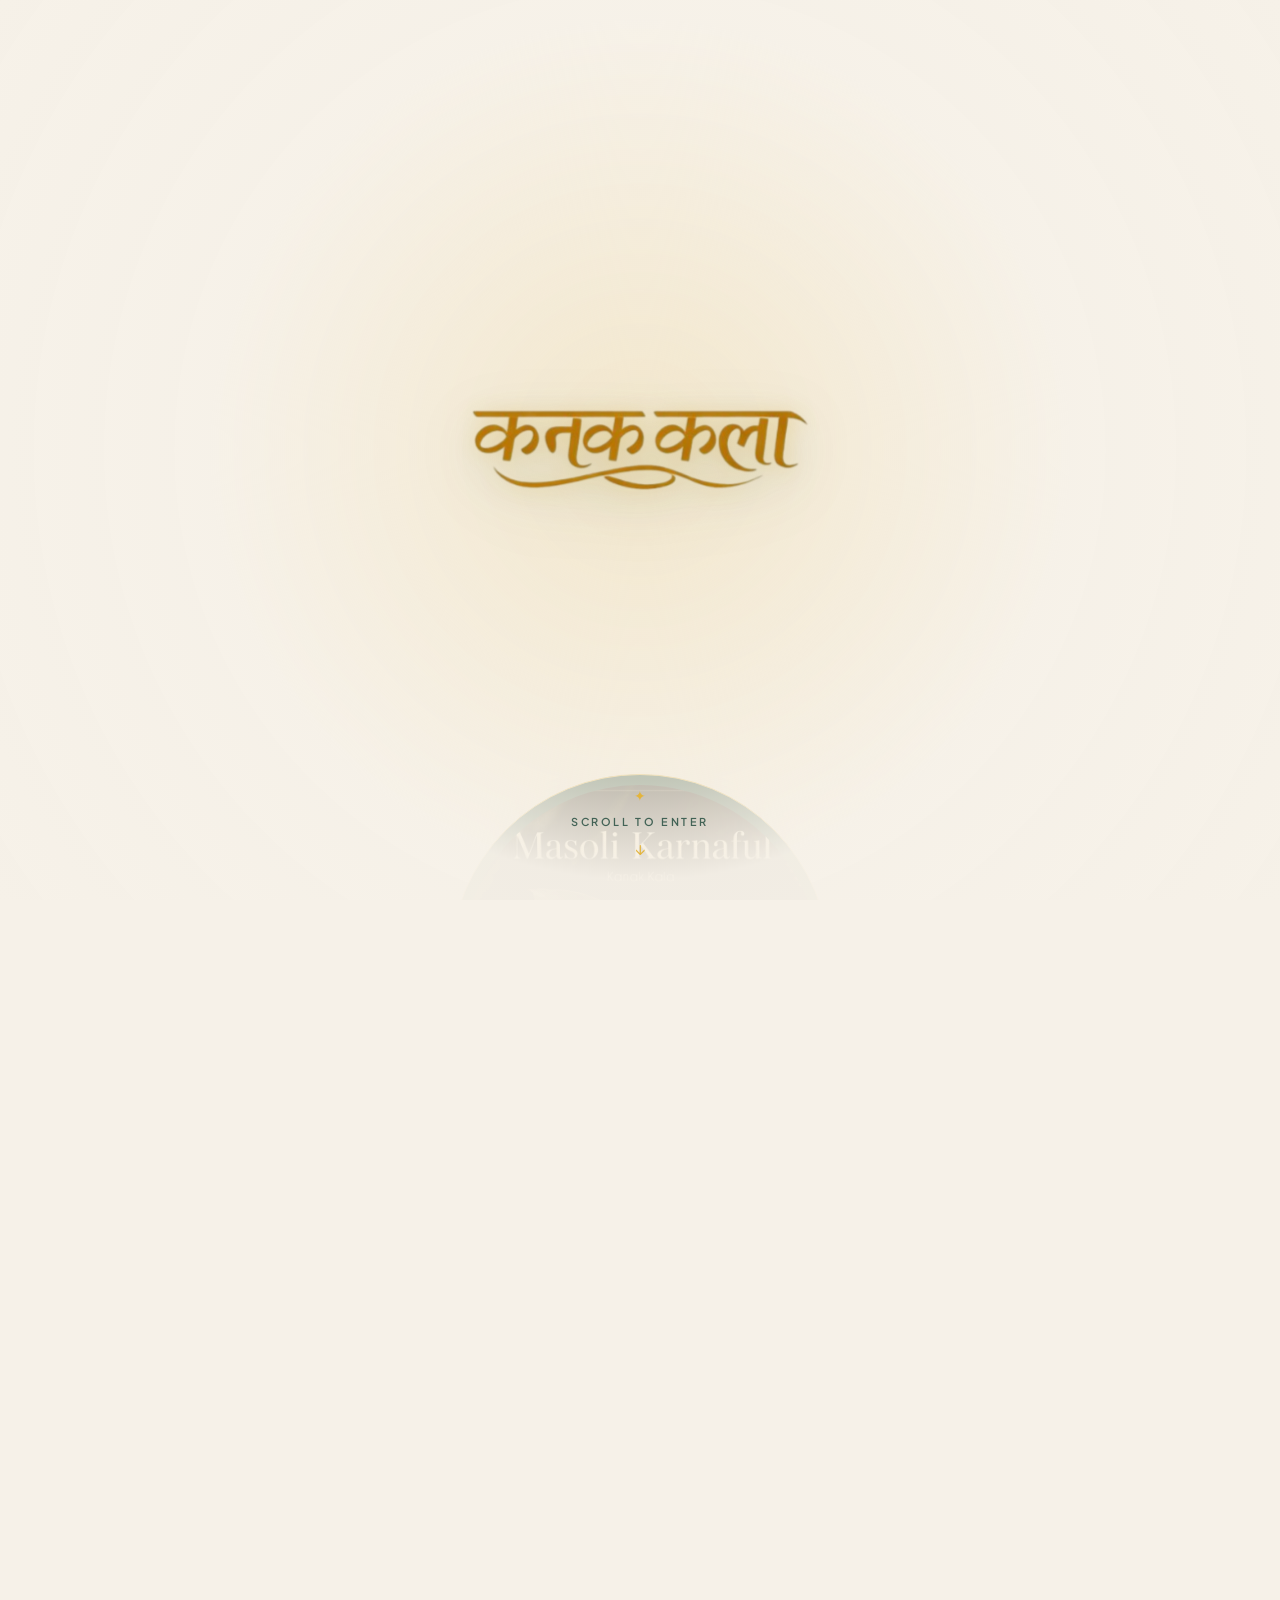
<file: index.html>
<!DOCTYPE html>
<html lang="en">
<head>
  <meta charset="UTF-8">
  <meta name="viewport" content="width=device-width, initial-scale=1.0">
  <title>Kanak Jewellery | Handcrafted Heirloom Jewellery</title>
  <meta name="description" content="Traditional Maharashtrian jewellery. Handcrafted designs with rich gold finish, sparkling stones, and pearls.">
  
  <link rel="icon" type="image/png" href="assets/images/kanak-kala-logo-transparent.png">
  <link rel="preconnect" href="https://fonts.googleapis.com">
  <link rel="preconnect" href="https://fonts.gstatic.com" crossorigin>
  <link href="https://fonts.googleapis.com/css2?family=Cormorant+Garamond:ital,wght@0,400;0,500;0,600;0,700;1,400;1,600&family=Plus+Jakarta+Sans:wght@400;500;600&display=swap" rel="stylesheet">
  
  <link rel="stylesheet" href="styles.css">
</head>
<body>

  <!-- 3D LOGO SCROLL INTRO STAGE -->
  <div class="logo-3d-stage" id="logo3dStage">
    <div class="logo-3d-backdrop" id="logo3dBackdrop"></div>
    <div class="logo-3d-anchor" id="logo3dAnchor">
      <div class="logo-3d-card" id="logo3dCard">
        <img src="assets/images/kanak-kala-wordmark.png" alt="Kanak Kala" class="logo-3d-img" id="logo3dImg">
      </div>
    </div>
    <div class="logo-3d-scroll-hint" id="logo3dScrollHint">
      <span class="hint-dot">✦</span>
      <span class="hint-text">SCROLL TO ENTER</span>
      <span class="hint-arrow">↓</span>
    </div>
  </div>

  <!-- Top Announcement -->
  <div class="top-announcement">
    <div class="announcement-content">
      <span><span class="pulse-dot"></span> FESTIVE ORDERS OPEN</span>
      <span class="announcement-sep">•</span>
      <span>FREE SHIPPING ACROSS INDIA</span>
      <span class="announcement-sep">•</span>
      <span>PREMIUM GOLD FINISH &amp; HANDPICKED STONES</span>
    </div>
  </div>

  <!-- Editorial Site Header -->
  <header class="site-header" id="siteHeader">
    <div class="header-container">
      
      <div class="nav-left">
        <button class="menu-trigger-btn" id="menuToggleBtn" aria-label="Open full page menu">
          <span class="menu-trigger-icon" aria-hidden="true">
            <span class="bar bar-1"></span>
            <span class="bar bar-2"></span>
          </span>
          <span class="menu-trigger-label">MENU</span>
        </button>
      </div>

      <a href="index.html" class="brand-logo" aria-label="Kanak Jewellery Home">
        <img src="assets/images/kanak-kala-wordmark.png" alt="Kanak Kala" class="brand-logo-img">
      </a>

      <div class="nav-actions">
        <div class="currency-picker">
          <label for="currencySelect" class="sr-only">Currency</label>
          <select id="currencySelect">
            <option value="INR" selected>INR (₹)</option>
            <option value="USD">USD ($)</option>
            <option value="GBP">GBP (£)</option>
            <option value="AED">AED (د.إ)</option>
          </select>
        </div>

        <a href="cart.html" class="action-btn bag-btn" aria-label="Shopping Bag">
          <svg width="20" height="20" viewBox="0 0 24 24" fill="none" stroke="currentColor" stroke-width="1.7"><path d="M6 2L3 6v14a2 2 0 0 0 2 2h14a2 2 0 0 0 2-2V6l-3-4z"></path><line x1="3" y1="6" x2="21" y2="6"></line><path d="M16 10a4 4 0 0 1-8 0"></path></svg>
          <span class="action-badge" id="bagCountBadge">0</span>
        </a>
      </div>

    </div>
  </header>

  <!-- FULL PAGE EDITORIAL MENU -->
  <div class="full-page-menu" id="fullPageMenu" aria-hidden="true">
    <div class="fp-menu-inner">
      
      <!-- Top Bar of Menu -->
      <div class="fp-menu-header">
        <button class="fp-menu-close-btn" id="fpMenuCloseBtn" aria-label="Close menu">
          <span class="fp-close-icon">✕</span>
          <span class="fp-close-text">CLOSE</span>
        </button>

        <a href="index.html" class="fp-menu-brand" aria-label="Kanak Jewellery Home">
          <img src="assets/images/kanak-kala-wordmark.png" alt="Kanak Kala" class="fp-brand-img">
        </a>

        <div class="fp-header-meta">
          <span class="fp-location-tag">MUMBAI ATELIER</span>
          <a href="cart.html" class="fp-bag-link">
            BAG (<span class="fp-bag-count">0</span>)
          </a>
        </div>
      </div>

      <!-- Menu Breadcrumb Context Ribbon -->
      <div class="fp-menu-ribbon">
        <div class="fp-ribbon-content">
          <span>JEWELLERY DIRECTORY</span>
          <span class="fp-ribbon-sep">•</span>
          <span>TRADITIONAL GOLD FINISH DESIGNS</span>
          <span class="fp-ribbon-sep">•</span>
          <span>HANDCRAFTED IN MAHARASHTRA</span>
        </div>
      </div>

      <!-- Main Menu Content Grid -->
      <div class="fp-menu-body">
        
        <!-- Column 1: Editorial Main Navigation -->
        <nav class="fp-col fp-nav-col">
          <span class="fp-col-label">EXPLORE COLLECTIONS</span>
          <ul class="fp-nav-list">
            <li class="fp-nav-item">
              <a href="#maisons" class="fp-nav-link">
                <span class="fp-link-num">01</span>
                <span class="fp-link-title">All Collections</span>
                <span class="fp-link-sub">सर्व संग्रह • Traditional Designs</span>
              </a>
            </li>
            <li class="fp-nav-item">
              <a href="peshwai-ruby-nath.html" class="fp-nav-link">
                <span class="fp-link-num">02</span>
                <span class="fp-link-title">Peshwai Ruby Nath</span>
                <span class="fp-link-sub">पेशवाई नथ • Red Stone &amp; Gold Polish</span>
              </a>
            </li>
            <li class="fp-nav-item">
              <a href="masoli-karnaful.html" class="fp-nav-link">
                <span class="fp-link-num">03</span>
                <span class="fp-link-title">Masoli Karnaful</span>
                <span class="fp-link-sub">मसोळी कर्णफुल • Minakari &amp; Pearls</span>
              </a>
            </li>
            <li class="fp-nav-item">
              <a href="vat-purnima-bangles.html" class="fp-nav-link">
                <span class="fp-link-num">04</span>
                <span class="fp-link-title">Vat Purnima Bangles</span>
                <span class="fp-link-sub">वटपौर्णिमा तोडे • Six-Piece Bridal Set</span>
              </a>
            </li>
            <li class="fp-nav-item">
              <a href="emerald-leaf-nath.html" class="fp-nav-link">
                <span class="fp-link-num">05</span>
                <span class="fp-link-title">Panna Ratna Vruksha Nath</span>
                <span class="fp-link-sub">पाचू नथ • Green Leaf Stones &amp; Pearl</span>
              </a>
            </li>
            <li class="fp-nav-item">
              <a href="antique-padmarag-nath.html" class="fp-nav-link">
                <span class="fp-link-num">06</span>
                <span class="fp-link-title">Antique Padmarag Nath</span>
                <span class="fp-link-sub">पद्मराग नथ • White Pearl Drop</span>
              </a>
            </li>
            <li class="fp-nav-item">
              <a href="about.html" class="fp-nav-link">
                <span class="fp-link-num">07</span>
                <span class="fp-link-title">About Us • Founder's Story</span>
                <span class="fp-link-sub">संस्थापकाची गोष्ट • Our Heritage Journey</span>
              </a>
            </li>
            <li class="fp-nav-item">
              <a href="contact.html" class="fp-nav-link">
                <span class="fp-link-num">08</span>
                <span class="fp-link-title">Private Appointments</span>
                <span class="fp-link-sub">खास बैठक • Help &amp; Custom Orders</span>
              </a>
            </li>
          </ul>
        </nav>

        <!-- Column 2: Featured Heirlooms Spotlight -->
        <div class="fp-col fp-featured-col">
          <span class="fp-col-label">FEATURED DESIGN</span>
          <div class="fp-spotlight-card">
            <div class="fp-spotlight-frame">
              <img src="assets/images/peshwai-ruby-gold-nath.jpg" alt="Peshwai Ruby Nath" class="fp-spotlight-img">
            </div>
            <div class="fp-spotlight-details">
              <span class="fp-spotlight-tag">PREMIUM GOLD FINISH • CLASSIC</span>
              <h3 class="fp-spotlight-title">Peshwai Ruby Nath</h3>
              <p class="fp-spotlight-desc">Traditional clip-on nath with a teardrop red stone and delicate white pearls.</p>
              <div class="fp-spotlight-price-row">
                <span class="fp-spotlight-price">₹18,500</span>
                <a href="peshwai-ruby-nath.html" class="btn-pill btn-pill-outline btn-sm">View Piece →</a>
              </div>
            </div>
          </div>
        </div>

        <!-- Column 3: Atelier Information & Direct Concierge -->
        <div class="fp-col fp-atelier-col">
          <span class="fp-col-label">OUR PROMISE</span>
          
          <div class="fp-info-block">
            <h4 class="fp-info-heading">Quality Promise</h4>
            <p class="fp-info-text">Each piece is crafted with a rich, durable gold polish and hand-set stones made to look stunning for all your festive celebrations.</p>
          </div>

          <div class="fp-info-block">
            <h4 class="fp-info-heading">WhatsApp Order Support</h4>
            <p class="fp-info-text">Have questions about sizing, delivery, or bridal sets? We are here to help you directly on WhatsApp.</p>
            <a href="https://wa.me/919152284091?text=Namaste%20Kanak%20Jewellery%2C%20I%20would%20like%20to%20inquire%20about%20your%20jewellery." target="_blank" rel="noopener" class="btn-pill btn-pill-primary btn-sm fp-wa-btn">
              Chat on WhatsApp →
            </a>
          </div>

          <div class="fp-info-block">
            <h4 class="fp-info-heading">Design Studio</h4>
            <p class="fp-info-text">Girgaon &amp; Dadar,<br>Mumbai, Maharashtra 400004</p>
          </div>

          <div class="fp-social-links">
            <a href="https://www.instagram.com/_kanak_kala" target="_blank" rel="noopener" class="fp-social-link">
              Instagram @_kanak_kala ↗
            </a>
          </div>
        </div>

      </div>

      <!-- Menu Footer -->
      <div class="fp-menu-footer">
        <span>© 2026 Kanak Jewellery (कनक कला). All rights reserved.</span>
        <span>Complimentary Insured Delivery Across India</span>
      </div>

    </div>
  </div>

  <!-- Search Overlay -->
  <div class="search-overlay" id="searchOverlay" aria-hidden="true">
    <div class="search-card">
      <div class="search-card-header">
        <span class="search-title">Search Collection</span>
        <button class="modal-close-btn" id="closeSearchBtn">✕</button>
      </div>
      <div class="search-input-wrap">
        <input type="text" id="searchInput" placeholder="Search by jewellery, design, or collection...">
        <button class="search-clear-btn" id="clearSearchBtn">Clear</button>
      </div>
      <div class="search-results" id="searchResultsList"></div>
    </div>
  </div>

  <main>
    
    <!-- BLOCK 1: HERO SECTION -->
    <section class="hero-editorial">
      <div class="hero-editorial-container">
        
        <div class="hero-editorial-content">
          <div class="hero-editorial-tag">
            <span>✦</span>
            <span>कनक कला • KANAK JEWELLERY</span>
          </div>
          <h1 class="hero-editorial-title">
            पुरातन कलेचा <em>आधुनिक साज</em>.
          </h1>
          <p class="hero-editorial-desc">
            Handcrafted Maharashtrian jewellery with rich gold polish, sparkling stones, and classic pearls. Made for weddings, festive occasions, and everyday celebrations.
          </p>
          <div class="hero-editorial-actions">
            <a href="#maisons" class="btn-pill btn-pill-primary">Explore Collections →</a>
            <a href="contact.html" class="btn-pill btn-pill-outline">Contact Us</a>
          </div>

          <div class="hero-trust-strip">
            <div class="hero-trust-item">
              <span class="hero-trust-icon">✦</span>
              <span>Premium Gold Finish</span>
            </div>
            <div class="hero-trust-item">
              <span class="hero-trust-icon">✦</span>
              <span>Hand-Set Stones</span>
            </div>
            <div class="hero-trust-item">
              <span class="hero-trust-icon">✦</span>
              <span>Traditional Designs</span>
            </div>
            <div class="hero-trust-item">
              <span class="hero-trust-icon">✦</span>
              <span>Free Delivery Across India</span>
            </div>
          </div>
        </div>

        <div class="hero-editorial-visual">
          <a href="peshwai-ruby-nath.html" class="hero-visual-frame" aria-label="Explore Peshwai Ruby Nath">
            <div class="hero-visual-img-wrap">
              <img src="assets/images/peshwai-ruby-gold-nath.jpg" alt="Peshwai Ruby Nath" class="hero-visual-img">
            </div>
            <div class="hero-visual-caption">
              <span class="hero-caption-tag">Featured Design</span>
              <h2 class="hero-caption-title">Peshwai Ruby Nath</h2>
              <div class="hero-caption-meta">
                <span class="hero-caption-price">₹18,500</span>
                <span class="hero-caption-link">View Details →</span>
              </div>
            </div>
          </a>
        </div>

      </div>
    </section>

    <!-- BLOCK 2: JHAROKHA TEMPLE ARCH & FLOATING STATS -->
    <section class="arch-stats-section">
      <div class="arch-stats-container">
        
        <!-- Left Stats -->
        <div class="stat-column">
          <div class="stat-item">
            <span class="stat-num" data-target="3.5" data-suffix="k" data-decimals="1">3.5<em>k</em></span>
            <span class="stat-label">Hours of Handwork</span>
          </div>
          <div class="stat-item">
            <span class="stat-num" data-target="98" data-suffix="%" data-decimals="0">98<em>%</em></span>
            <span class="stat-label">Happy Customer Rating</span>
          </div>
        </div>

        <!-- Center Temple Jharokha Arch -->
        <div class="jharokha-frame-wrap">
          <a href="masoli-karnaful.html" class="jharokha-arch" aria-label="View Masoli Karnaful">
            <img src="assets/images/masoli-karnaful-earrings.jpg" alt="Masoli Karnaful in Jharokha Frame" class="jharokha-img">
          </a>
        </div>

        <!-- Right Stats -->
        <div class="stat-column stat-column-right">
          <div class="stat-item">
            <span class="stat-num" data-target="49" data-suffix="k+" data-decimals="0">49<em>k+</em></span>
            <span class="stat-label">Happy Customers</span>
          </div>
          <div class="stat-item">
            <span class="stat-num" data-target="1.7" data-suffix="k" data-decimals="1">1.7<em>k</em></span>
            <span class="stat-label">Festive Orders Delivered</span>
          </div>
        </div>

      </div>
      <div class="jharokha-caption">Masoli Karnaful • Handcrafted Minakari Ear Cuffs</div>
    </section>

    <!-- BLOCK 3: HEIRLOOM COLLECTIONS (5-COLUMN GRID) -->
    <section class="maisons-section" id="collections">
      <div id="maisons" class="anchor-marker" style="position: absolute; top: -80px; visibility: hidden;"></div>
      <div class="maisons-container">
        
        <div class="maisons-header">
          <div class="maisons-subtitle">COLLECTIONS • सर्व संग्रह</div>
          <h2 class="maisons-title">Traditional <em>Collections</em>.</h2>
        </div>

        <div class="maisons-grid">
          
          <a href="emerald-leaf-nath.html" class="maison-col" id="naths">
            <div class="maison-img-wrap">
              <img src="assets/images/emerald-kundan-leaf-nath.jpg" alt="Panna Ratna Vruksha Nath" class="maison-img">
            </div>
            <h3 class="maison-name">Panna Ratna Nath</h3>
            <p class="maison-desc">पाचू नथ • Gold Polish &amp; Emerald Green</p>
          </a>

          <a href="masoli-karnaful.html" class="maison-col" id="earrings">
            <div class="maison-img-wrap">
              <img src="assets/images/masoli-karnaful-earrings.jpg" alt="Masoli Karnaful" class="maison-img">
            </div>
            <h3 class="maison-name">Masoli Karnaful</h3>
            <p class="maison-desc">मसोळी कर्णफुल • Minakari &amp; Pearls</p>
          </a>

          <a href="peshwai-ruby-nath.html" class="maison-col">
            <div class="maison-img-wrap">
              <img src="assets/images/peshwai-ruby-gold-nath.jpg" alt="Peshwai Ruby Nath" class="maison-img">
            </div>
            <h3 class="maison-name">Peshwai Ruby Nath</h3>
            <p class="maison-desc">पेशवाई नथ • Gold Polish &amp; Ruby Red</p>
          </a>

          <a href="vat-purnima-bangles.html" class="maison-col" id="bangles">
            <div class="maison-img-wrap">
              <img src="assets/images/vat-purnima-heritage-bangles.jpg" alt="Vat Purnima Bangles" class="maison-img">
            </div>
            <h3 class="maison-name">Vat Purnima Bangles</h3>
            <p class="maison-desc">वटपौर्णिमा तोडे • Six-Piece Bridal Set</p>
          </a>

          <a href="antique-padmarag-nath.html" class="maison-col">
            <div class="maison-img-wrap">
              <img src="assets/images/antique-padmarag-mukta-nath.jpg" alt="Antique Padmarag Mukta Nath" class="maison-img">
            </div>
            <h3 class="maison-name">Padmarag Mukta Nath</h3>
            <p class="maison-desc">पद्मराग नथ • Pearl Drop</p>
          </a>

        </div>

        <div class="maisons-cta-wrap">
          <a href="#clientele" class="btn-pill btn-pill-primary">View all Collections →</a>
        </div>

      </div>
    </section>

    <!-- BLOCK 4: ASYMMETRIC ATELIER SPOTLIGHT (HERITAGE KARIGARI) -->
    <section class="atelier-spotlight-section">
      <div class="atelier-spotlight-container">
        
        <div class="atelier-header">
          <div class="atelier-subtitle">TRADITIONAL DESIGNS • पारंपारिक कला</div>
          <h2 class="atelier-title">Handcrafted with <em>Care</em>.</h2>
          <p style="font-size: 0.95rem; color: var(--c-text-muted); margin-top: 10px;">Inspired by classic Maharashtrian heritage, every piece is handcrafted with rich gold polish, intricate wire-work, and carefully set stones and pearls.</p>
        </div>

        <div class="atelier-grid">
          
          <!-- Large Arched Focal Card -->
          <div class="atelier-featured-col">
            <div class="arch-card-featured">
              <a href="antique-padmarag-nath.html">
                <img src="assets/images/antique-padmarag-mukta-nath.jpg" alt="Padmarag Mukta Nath">
              </a>
            </div>
            <div class="arch-featured-info">
              <h3 class="arch-featured-title">Padmarag Mukta Chhatra Nath</h3>
              <p style="font-size: 0.85rem; color: var(--c-text-muted);">Circular gold-finish nath with ruby-red stone center and seed pearls • ₹16,800</p>
            </div>
          </div>

          <!-- Staggered Right Items -->
          <div class="atelier-staggered-col">
            
            <div class="stagger-card">
              <img src="assets/images/masoli-karnaful-earrings.jpg" alt="Masoli Karnaful" class="stagger-img">
              <div>
                <h4 class="stagger-title">Masoli Karnaful</h4>
                <div class="stagger-price">₹34,500</div>
                <a href="masoli-karnaful.html" class="btn-pill btn-pill-primary" style="padding: 6px 16px; font-size: 0.7rem;">Explore Piece →</a>
              </div>
            </div>

            <div class="stagger-card">
              <img src="assets/images/emerald-kundan-leaf-nath.jpg" alt="Panna Ratna Nath" class="stagger-img">
              <div>
                <h4 class="stagger-title">Panna Ratna Vruksha Nath</h4>
                <div class="stagger-price">₹21,200</div>
                <a href="emerald-leaf-nath.html" class="btn-pill btn-pill-primary" style="padding: 6px 16px; font-size: 0.7rem;">Explore Piece →</a>
              </div>
            </div>

            <div style="margin-top: 6px;">
              <a href="contact.html" class="btn-pill btn-pill-primary">Get in Touch →</a>
            </div>

          </div>

        </div>

      </div>
    </section>

    <!-- BLOCK 5: PATRON FAVOURITES (PRODUCT GRID) -->
    <section class="clientele-section" id="clientele">
      <div class="clientele-container">
        
        <div class="clientele-header">
          <div class="clientele-subtitle">BESTSELLERS • लोकप्रिय दागिने</div>
          <h2 class="clientele-title">Customer <em>Favourites</em>.</h2>
        </div>

        <div class="editorial-grid">
          
          <article class="editorial-card">
            <div class="ed-media">
              <a href="masoli-karnaful.html"><img src="assets/images/masoli-karnaful-earrings.jpg" alt="Masoli Karnaful" class="ed-img"></a>
              <button class="ed-wish-btn" onclick="window.kanakApp.toggleWishlist('masoli-karnaful')" aria-label="Wishlist">♡</button>
            </div>
            <a href="masoli-karnaful.html"><h3 class="ed-title">Masoli Karnaful</h3></a>
            <div class="ed-spec">Gold Finish &amp; Green Minakari</div>
            <div class="ed-price">₹34,500</div>
            <div class="ed-btn-row">
              <a href="masoli-karnaful.html" class="ed-btn-view">View</a>
              <button class="ed-btn-add" onclick="window.kanakApp.addToBag('masoli-karnaful')">Add</button>
            </div>
          </article>

          <article class="editorial-card">
            <div class="ed-media">
              <a href="peshwai-ruby-nath.html"><img src="assets/images/peshwai-ruby-gold-nath.jpg" alt="Peshwai Ruby Nath" class="ed-img"></a>
              <button class="ed-wish-btn" onclick="window.kanakApp.toggleWishlist('peshwai-ruby-nath')" aria-label="Wishlist">♡</button>
            </div>
            <a href="peshwai-ruby-nath.html"><h3 class="ed-title">Peshwai Ruby Nath</h3></a>
            <div class="ed-spec">Gold Finish &amp; Teardrop Ruby</div>
            <div class="ed-price">₹18,500</div>
            <div class="ed-btn-row">
              <a href="peshwai-ruby-nath.html" class="ed-btn-view">View</a>
              <button class="ed-btn-add" onclick="window.kanakApp.addToBag('peshwai-ruby-nath')">Add</button>
            </div>
          </article>

          <article class="editorial-card">
            <div class="ed-media">
              <a href="vat-purnima-bangles.html"><img src="assets/images/vat-purnima-heritage-bangles.jpg" alt="Vat Purnima Bangles" class="ed-img"></a>
              <button class="ed-wish-btn" onclick="window.kanakApp.toggleWishlist('vat-purnima-bangles')" aria-label="Wishlist">♡</button>
            </div>
            <a href="vat-purnima-bangles.html"><h3 class="ed-title">Vat Purnima Bangle Set</h3></a>
            <div class="ed-spec">Gold Polish &amp; Pearls (6 Pcs)</div>
            <div class="ed-price">₹88,000</div>
            <div class="ed-btn-row">
              <a href="vat-purnima-bangles.html" class="ed-btn-view">View</a>
              <button class="ed-btn-add" onclick="window.kanakApp.addToBag('vat-purnima-bangles')">Add</button>
            </div>
          </article>

          <article class="editorial-card">
            <div class="ed-media">
              <a href="emerald-leaf-nath.html"><img src="assets/images/emerald-kundan-leaf-nath.jpg" alt="Panna Ratna Nath" class="ed-img"></a>
              <button class="ed-wish-btn" onclick="window.kanakApp.toggleWishlist('emerald-leaf-nath')" aria-label="Wishlist">♡</button>
            </div>
            <a href="emerald-leaf-nath.html"><h3 class="ed-title">Panna Ratna Vruksha Nath</h3></a>
            <div class="ed-spec">Gold Polish &amp; Green Stones</div>
            <div class="ed-price">₹21,200</div>
            <div class="ed-btn-row">
              <a href="emerald-leaf-nath.html" class="ed-btn-view">View</a>
              <button class="ed-btn-add" onclick="window.kanakApp.addToBag('emerald-leaf-nath')">Add</button>
            </div>
          </article>

        </div>

        <div style="text-align: center; margin-top: 36px;">
          <a href="#maisons" class="btn-pill btn-pill-primary">Shop All Collections →</a>
        </div>

      </div>
    </section>


    <!-- BLOCK 7: FROM OUR CUSTOMERS (TESTIMONIALS) -->
    <section class="testimonials-section" id="patron-testimonials">
      <div class="testimonials-container">
        <div style="text-align: center; margin-bottom: 48px;">
          <span style="font-size: 0.74rem; font-weight: 700; color: var(--c-10); letter-spacing: 0.2em; text-transform: uppercase;">Testimonials</span>
          <h2 class="testimonials-title" style="margin-top: 8px; margin-bottom: 12px;">From our <em>customers</em>.</h2>
          <p style="font-size: 0.9rem; color: var(--c-text-muted); max-width: 620px; margin: 0 auto;">Authentic feedback and wedding memories shared by brides and collectors across Maharashtra.</p>
        </div>

        <div class="testimonial-cards-grid">
          
          <!-- Testimonial 1 -->
          <div class="testimonial-card">
            <div class="t-header-row">
              <span class="t-rating-stars">★★★★★</span>
              <span class="t-product-pill">Peshwai Ruby Nath</span>
            </div>
            <p class="t-quote-text">
              “Wore this for my wedding in Thane. As someone with no nose piercing, I was terrified of clip-on naths slipping during pheras. The press-fit clip didn't move an inch all evening, and the seed pearls looked extraordinarily beautiful and royal.”
            </p>
            <div class="t-author-footer">
              <div class="t-author-info">
                <span class="t-author">Pooja Salvi</span>
                <span class="t-location">Thane, Maharashtra</span>
              </div>
              <a href="https://instagram.com/_kanak_kala" target="_blank" rel="noopener noreferrer" class="t-insta-handle">
                @pooja.salvi_92 ↗
              </a>
            </div>
          </div>

          <!-- Testimonial 2 -->
          <div class="testimonial-card">
            <div class="t-header-row">
              <span class="t-rating-stars">★★★★★</span>
              <span class="t-product-pill">Masoli Karnaful</span>
            </div>
            <p class="t-quote-text">
              “The green minakari work and freshwater pearl fringe are pure poetry. Wore them for 8 hours with my bottle-green Paithani—zero earlobe fatigue or pulling. Truly ancient Maharashtrian art made for modern comfort.”
            </p>
            <div class="t-author-footer">
              <div class="t-author-info">
                <span class="t-author">Sayali Chitnis</span>
                <span class="t-location">Pune, Maharashtra</span>
              </div>
              <a href="https://instagram.com/_kanak_kala" target="_blank" rel="noopener noreferrer" class="t-insta-handle">
                @sayali_chitnis ↗
              </a>
            </div>
          </div>

          <!-- Testimonial 3 -->
          <div class="testimonial-card">
            <div class="t-header-row">
              <span class="t-rating-stars">★★★★★</span>
              <span class="t-product-pill">Vat Purnima Bangles</span>
            </div>
            <p class="t-quote-text">
              “Unboxing felt so special. Velvet jewelry pouch, care instructions card, and soft cleaning cloth included. The look of the Laxmi kadas and delicate pearl pichodi work is just like real gold.”
            </p>
            <div class="t-author-footer">
              <div class="t-author-info">
                <span class="t-author">Dr. Shruti Kulkarni</span>
                <span class="t-location">Mumbai, Maharashtra</span>
              </div>
              <a href="https://instagram.com/_kanak_kala" target="_blank" rel="noopener noreferrer" class="t-insta-handle">
                @dr.shruti_k ↗
              </a>
            </div>
          </div>

          <!-- Testimonial 4 -->
          <div class="testimonial-card">
            <div class="t-header-row">
              <span class="t-rating-stars">★★★★★</span>
              <span class="t-product-pill">Padmarag Mukta Nath</span>
            </div>
            <p class="t-quote-text">
              “Ordered for my daughter's Sakharpuda engagement. The deep ruby cabochon and antique gold finish looked straight out of historic Maratha royal archives. Arrived in Pune within 48 hours of ordering.”
            </p>
            <div class="t-author-footer">
              <div class="t-author-info">
                <span class="t-author">Kavita Deshpande</span>
                <span class="t-location">Kothrud, Pune</span>
              </div>
              <a href="https://instagram.com/_kanak_kala" target="_blank" rel="noopener noreferrer" class="t-insta-handle">
                @kavita_d_pune ↗
              </a>
            </div>
          </div>

          <!-- Testimonial 5 -->
          <div class="testimonial-card">
            <div class="t-header-row">
              <span class="t-rating-stars">★★★★★</span>
              <span class="t-product-pill">Panna Vruksha Nath</span>
            </div>
            <p class="t-quote-text">
              “Teardrop green stones in a rich gold finish. Lightweight, minimal, and looks very graceful on the face. Their team on WhatsApp even shared a quick video of the piece before dispatch!”
            </p>
            <div class="t-author-footer">
              <div class="t-author-info">
                <span class="t-author">Mrunal Shinde</span>
                <span class="t-location">Nashik, Maharashtra</span>
              </div>
              <a href="https://instagram.com/_kanak_kala" target="_blank" rel="noopener noreferrer" class="t-insta-handle">
                @mrunal_s_art ↗
              </a>
            </div>
          </div>

          <!-- Testimonial 6 -->
          <div class="testimonial-card">
            <div class="t-header-row">
              <span class="t-rating-stars">★★★★★</span>
              <span class="t-product-pill">Bridal &amp; Bappa Saaj</span>
            </div>
            <p class="t-quote-text">
              “We commissioned both Bappa's festive shringar and our family festival jewellery from Kanak Kala. The purity, ethics, and devotion to preserving Puratan Kalecha Adhunik Saj shine in every single piece.”
            </p>
            <div class="t-author-footer">
              <div class="t-author-info">
                <span class="t-author">Anuradha Joshi</span>
                <span class="t-location">Dadar, Mumbai</span>
              </div>
              <a href="https://instagram.com/_kanak_kala" target="_blank" rel="noopener noreferrer" class="t-insta-handle">
                @joshi_anuradha ↗
              </a>
            </div>
          </div>

        </div>

        <div class="testimonial-nav-arrows">
          <button type="button" class="t-arrow-btn" aria-label="Previous reviews" onclick="window.kanakApp.scrollTestimonials(-1)">←</button>
          <button type="button" class="t-arrow-btn" aria-label="Next reviews" onclick="window.kanakApp.scrollTestimonials(1)">→</button>
        </div>

      </div>
    </section>

    <!-- BLOCK 8: LETTERS FROM THE ATELIER (NEWSLETTER) -->
    <section class="newsletter-banner-section" id="newsletter">
      <div class="newsletter-banner-container">
        <div class="newsletter-box">
          <h2 class="nl-title">Stay <em>Updated</em>.</h2>
          <p class="nl-desc">Get first looks at new festival collections and special festive offers.</p>
          <form class="nl-form" onsubmit="event.preventDefault(); window.kanakApp.subscribeNewsletter();">
            <input type="email" class="nl-input" placeholder="Your email address" required>
            <button type="submit" class="btn-pill btn-pill-primary">Subscribe →</button>
          </form>
        </div>
      </div>
    </section>

    <!-- BLOCK 9: INSTAGRAM CONNECTED SOCIAL PROOFS (REELS & POSTS) -->
    <section class="insta-social-proofs-section" id="instagram-proofs">
      <div class="insta-proofs-container">
        
        <!-- Atelier Profile Hub -->
        <div class="insta-section-top">
          <div class="insta-profile-hub">
            <div class="insta-avatar-wrap">
              <img src="assets/images/kanak-kala-logo-transparent.png" alt="Kanak Kala Atelier" class="insta-avatar-img">
            </div>
            <div class="insta-hub-info">
              <div class="insta-handle-badge-row">
                <a href="https://instagram.com/_kanak_kala" target="_blank" rel="noopener noreferrer" class="insta-main-handle">@_kanak_kala</a>
                <span class="insta-verified-pill">✓ Verified Brand</span>
              </div>
              <p class="insta-meta-desc">Puratan Kalecha Adhunik Saj • Handcrafted Maharashtrian Traditional Jewellery • Maharashtra, India</p>
              <div class="insta-counts-row">
                <span><strong>420</strong> Designs</span>
                <span><strong>18.4K</strong> Followers</span>
                <span><strong>100%</strong> Quality Checked</span>
              </div>
            </div>
          </div>

          <a href="https://instagram.com/_kanak_kala" target="_blank" rel="noopener noreferrer" class="btn-pill btn-pill-gold">
            Follow on Instagram ↗
          </a>
        </div>

        <!-- Instagram Story Highlights Strip (From @_kanak_kala Profile) -->
        <div class="insta-highlights-strip" aria-label="Instagram Story Highlights">
          
          <a href="#patron-testimonials" class="insta-highlight-bubble" title="View 50+ Client Reviews">
            <div class="insta-highlight-ring">
              <div class="insta-highlight-cover" style="background-color: var(--c-30); color: var(--c-10);">
                ★
              </div>
            </div>
            <span class="insta-highlight-title">Client Love</span>
            <span class="insta-highlight-sub">50+ Reviews</span>
          </a>

          <a href="#instagram-proofs" class="insta-highlight-bubble" onclick="window.kanakApp.filterInstaProofs('post');" title="Real Brides Showcase">
            <div class="insta-highlight-ring">
              <div class="insta-highlight-cover">
                <img src="assets/images/peshwai-ruby-gold-nath.jpg" alt="Highlight: Real Brides" loading="lazy">
              </div>
            </div>
            <span class="insta-highlight-title">Real Brides</span>
            <span class="insta-highlight-sub">Pune &amp; Mumbai</span>
          </a>

          <a href="#instagram-proofs" class="insta-highlight-bubble" onclick="window.kanakApp.filterInstaProofs('reel');" title="Parcel & Velvet Unboxing">
            <div class="insta-highlight-ring">
              <div class="insta-highlight-cover">
                <img src="assets/images/vat-purnima-heritage-bangles.jpg" alt="Highlight: Unboxing" loading="lazy">
              </div>
            </div>
            <span class="insta-highlight-title">Unboxing</span>
            <span class="insta-highlight-sub">Velvet Chest</span>
          </a>

          <a href="#instagram-proofs" class="insta-highlight-bubble" onclick="window.kanakApp.filterInstaProofs('post');" title="Quality & Polish Proof">
            <div class="insta-highlight-ring">
              <div class="insta-highlight-cover">
                <img src="assets/images/antique-padmarag-mukta-nath.jpg" alt="Highlight: Polish Quality" loading="lazy">
              </div>
            </div>
            <span class="insta-highlight-title">Gold Polish</span>
            <span class="insta-highlight-sub">Quality Proof</span>
          </a>

          <a href="#instagram-proofs" class="insta-highlight-bubble" onclick="window.kanakApp.filterInstaProofs('reel');" title="Benchwork & Hand-Crimping">
            <div class="insta-highlight-ring">
              <div class="insta-highlight-cover">
                <img src="assets/images/emerald-kundan-leaf-nath.jpg" alt="Highlight: Atelier Craft" loading="lazy">
              </div>
            </div>
            <span class="insta-highlight-title">Handmade Craft</span>
            <span class="insta-highlight-sub">Making Video</span>
          </a>

          <a href="#instagram-proofs" class="insta-highlight-bubble" onclick="window.kanakApp.filterInstaProofs('post');" title="Festive Bappa & Bridal Saaj">
            <div class="insta-highlight-ring">
              <div class="insta-highlight-cover">
                <img src="assets/images/masoli-karnaful-earrings.jpg" alt="Highlight: Festive Saaj" loading="lazy">
              </div>
            </div>
            <span class="insta-highlight-title">Festive Saaj</span>
            <span class="insta-highlight-sub">Bappa &amp; Bridal</span>
          </a>

        </div>

        <!-- Filter Bar -->
        <div class="insta-filter-bar">
          <div class="insta-tabs-group">
            <button type="button" class="insta-tab-btn active" onclick="window.kanakApp.filterInstaProofs('all', this)">All Feeds (8)</button>
            <button type="button" class="insta-tab-btn" onclick="window.kanakApp.filterInstaProofs('reel', this)">▶ Reels &amp; Behind the Scenes (4)</button>
            <button type="button" class="insta-tab-btn" onclick="window.kanakApp.filterInstaProofs('post', this)">Customer Photos &amp; Reviews (4)</button>
          </div>
          <span style="font-size: 0.8rem; color: var(--c-text-muted);">Real customer photos &amp; making videos</span>
        </div>

        <!-- 8 Social Proof Cards (4 Reels + 4 Posts) -->
        <div class="insta-proofs-grid">
          
          <!-- REEL 1 -->
          <a href="https://instagram.com/_kanak_kala" target="_blank" rel="noopener noreferrer" class="insta-proof-card" data-type="reel">
            <div class="insta-media-frame">
              <img src="assets/images/peshwai-ruby-gold-nath.jpg" alt="Reel: Crimp-fitting Peshwai Ruby Nath" class="insta-media-img" loading="lazy">
              <span class="insta-type-badge">▶ REEL • 48.6K</span>
              <div class="insta-play-prompt">
                <span class="insta-play-bubble">▶</span>
              </div>
            </div>
            <div class="insta-card-info-box">
              <div class="insta-author-row">
                <span class="insta-tag-author">@_kanak_kala</span>
                <span class="insta-tag-role">Handmade Craft</span>
              </div>
              <p class="insta-caption-text">
                Making video: Setting the ruby-red stone in a gold polish bezel and hand-stringing seed pearls.
              </p>
              <div class="insta-stats-footer">
                <div class="insta-stats-nums">
                  <span>❤️ 3,420</span>
                  <span>💬 188</span>
                </div>
                <span class="insta-link-arrow">Watch Reel ↗</span>
              </div>
            </div>
          </a>

          <!-- REEL 2 -->
          <a href="https://instagram.com/_kanak_kala" target="_blank" rel="noopener noreferrer" class="insta-proof-card" data-type="reel">
            <div class="insta-media-frame">
              <img src="assets/images/masoli-karnaful-earrings.jpg" alt="Reel: Masoli Karnaful bride ear-cuff styling guide" class="insta-media-img" loading="lazy">
              <span class="insta-type-badge">▶ REEL • 62.1K</span>
              <div class="insta-play-prompt">
                <span class="insta-play-bubble">▶</span>
              </div>
            </div>
            <div class="insta-card-info-box">
              <div class="insta-author-row">
                <span class="insta-tag-author">@_kanak_kala</span>
                <span class="insta-tag-role">Bridal Guide</span>
              </div>
              <p class="insta-caption-text">
                Painless ear-cuff fit test: how our fish-motif Masoli sits snug without pulling the earlobe during day-long wedding ceremonies.
              </p>
              <div class="insta-stats-footer">
                <div class="insta-stats-nums">
                  <span>❤️ 5,190</span>
                  <span>💬 312</span>
                </div>
                <span class="insta-link-arrow">Watch Reel ↗</span>
              </div>
            </div>
          </a>

          <!-- REEL 3 -->
          <a href="https://instagram.com/_kanak_kala" target="_blank" rel="noopener noreferrer" class="insta-proof-card" data-type="reel">
            <div class="insta-media-frame">
              <img src="assets/images/vat-purnima-heritage-bangles.jpg" alt="Reel: 6-Piece Vat Purnima Bridal Kada Set" class="insta-media-img" loading="lazy">
              <span class="insta-type-badge">▶ REEL • 39.4K</span>
              <div class="insta-play-prompt">
                <span class="insta-play-bubble">▶</span>
              </div>
            </div>
            <div class="insta-card-info-box">
              <div class="insta-author-row">
                <span class="insta-tag-author">@_kanak_kala</span>
                <span class="insta-tag-role">Packing</span>
              </div>
              <p class="insta-caption-text">
                Order packing: Velvet pouch packing of six Laxmi coin bangles and pearl Pichodis ready for dispatch to Kolhapur.
              </p>
              <div class="insta-stats-footer">
                <div class="insta-stats-nums">
                  <span>❤️ 2,890</span>
                  <span>💬 145</span>
                </div>
                <span class="insta-link-arrow">Watch Reel ↗</span>
              </div>
            </div>
          </a>

          <!-- REEL 4 -->
          <a href="https://instagram.com/_kanak_kala" target="_blank" rel="noopener noreferrer" class="insta-proof-card" data-type="reel">
            <div class="insta-media-frame">
              <img src="assets/images/emerald-kundan-leaf-nath.jpg" alt="Reel: Precision setting Panna Ratna Leaf Nath" class="insta-media-img" loading="lazy">
              <span class="insta-type-badge">▶ REEL • 55.2K</span>
              <div class="insta-play-prompt">
                <span class="insta-play-bubble">▶</span>
              </div>
            </div>
            <div class="insta-card-info-box">
              <div class="insta-author-row">
                <span class="insta-tag-author">@_kanak_kala</span>
                <span class="insta-tag-role">Stone Setting</span>
              </div>
              <p class="insta-caption-text">
                Detailed leaf pattern in gold polish with teardrop green stones and pearl drop.
              </p>
              <div class="insta-stats-footer">
                <div class="insta-stats-nums">
                  <span>❤️ 4,670</span>
                  <span>💬 209</span>
                </div>
                <span class="insta-link-arrow">Watch Reel ↗</span>
              </div>
            </div>
          </a>

          <!-- POST 1: PATRON PROOF -->
          <a href="https://instagram.com/_kanak_kala" target="_blank" rel="noopener noreferrer" class="insta-proof-card" data-type="post">
            <div class="insta-media-frame">
              <img src="assets/images/peshwai-ruby-gold-nath.jpg" alt="Patron Proof: Ananya Deshmukh Pune" class="insta-media-img" loading="lazy">
              <span class="insta-type-badge">POST • Pune Bride</span>
            </div>
            <div class="insta-card-info-box">
              <div class="insta-author-row">
                <span class="insta-tag-author">@ananya.deshmukh</span>
                <span class="insta-tag-role">Verified Customer</span>
              </div>
              <p class="insta-caption-text">
                <em>“Wore the Peshwai Nath for my Sakharpuda in Pune. Didn't hurt even for a single second, and every aunt asked where I got this antique finish from!”</em>
              </p>
              <div class="insta-stats-footer">
                <div class="insta-stats-nums">
                  <span>❤️ 1,840</span>
                  <span>💬 94</span>
                </div>
                <span class="insta-link-arrow">View Post ↗</span>
              </div>
            </div>
          </a>

          <!-- POST 2: PATRON PROOF -->
          <a href="https://instagram.com/_kanak_kala" target="_blank" rel="noopener noreferrer" class="insta-proof-card" data-type="post">
            <div class="insta-media-frame">
              <img src="assets/images/antique-padmarag-mukta-nath.jpg" alt="Customer Review: Quality &amp; Polish Inspection" class="insta-media-img" loading="lazy">
              <span class="insta-type-badge">POST • Quality Check</span>
            </div>
            <div class="insta-card-info-box">
              <div class="insta-author-row">
                <span class="insta-tag-author">@dr.neha_joshi</span>
                <span class="insta-tag-role">Mumbai Customer</span>
              </div>
              <p class="insta-caption-text">
                <em>“Every piece arrives safely packed in a velvet pouch with care instructions. The polish and shine look so genuine and festive.”</em>
              </p>
              <div class="insta-stats-footer">
                <div class="insta-stats-nums">
                  <span>❤️ 2,110</span>
                  <span>💬 83</span>
                </div>
                <span class="insta-link-arrow">View Post ↗</span>
              </div>
            </div>
          </a>

          <!-- POST 3: PATRON PROOF -->
          <a href="https://instagram.com/_kanak_kala" target="_blank" rel="noopener noreferrer" class="insta-proof-card" data-type="post">
            <div class="insta-media-frame">
              <img src="assets/images/vat-purnima-heritage-bangles.jpg" alt="Patron Proof: Gauri Patwardhan Kolhapur" class="insta-media-img" loading="lazy">
              <span class="insta-type-badge">POST • Bridal Proof</span>
            </div>
            <div class="insta-card-info-box">
              <div class="insta-author-row">
                <span class="insta-tag-author">@gauri_patwardhan</span>
                <span class="insta-tag-role">Kolhapur Customer</span>
              </div>
              <p class="insta-caption-text">
                <em>“The weight and warm luster of the Laxmi kadas in person exceeded all photos. Packaged like a gift box with velvet pouch.”</em>
              </p>
              <div class="insta-stats-footer">
                <div class="insta-stats-nums">
                  <span>❤️ 3,250</span>
                  <span>💬 176</span>
                </div>
                <span class="insta-link-arrow">View Post ↗</span>
              </div>
            </div>
          </a>

          <!-- POST 4: PATRON PROOF -->
          <a href="https://instagram.com/_kanak_kala" target="_blank" rel="noopener noreferrer" class="insta-proof-card" data-type="post">
            <div class="insta-media-frame">
              <img src="assets/images/masoli-karnaful-earrings.jpg" alt="Patron Proof: Tanvi Kulkarni Mumbai" class="insta-media-img" loading="lazy">
              <span class="insta-type-badge">POST • Reception Look</span>
            </div>
            <div class="insta-card-info-box">
              <div class="insta-author-row">
                <span class="insta-tag-author">@tanvi_k_stylist</span>
                <span class="insta-tag-role">Celebrity Stylist</span>
              </div>
              <p class="insta-caption-text">
                <em>“Paired the Masoli Karnaful with a deep bottle-green Nauvari for our bride. Lightweight yet imposing antique presence under stage lights.”</em>
              </p>
              <div class="insta-stats-footer">
                <div class="insta-stats-nums">
                  <span>❤️ 2,780</span>
                  <span>💬 142</span>
                </div>
                <span class="insta-link-arrow">View Post ↗</span>
              </div>
            </div>
          </a>

        </div>

        <!-- Bottom Link / CTA -->
        <div class="insta-bottom-cta-wrap">
          <a href="https://instagram.com/_kanak_kala" target="_blank" rel="noopener noreferrer" class="btn-pill btn-pill-gold">
            Explore All Reels &amp; Posts on @_kanak_kala →
          </a>
        </div>

      </div>
    </section>

  </main>

  <!-- BLOCK 9: REFINED MULTI-COLUMN FOOTER -->
  <footer class="site-footer">
    <div class="footer-container">
      
      <div class="footer-brand-col">
        <a href="index.html" aria-label="Kanak Jewellery Home">
          <img src="assets/images/kanak-kala-logo-transparent.png" alt="Kanak Kala - Puratan Kalecha Adhunik Saj" class="footer-logo-img">
        </a>
        <p class="footer-bio">Handcrafted traditional Maharashtrian jewellery. Rich gold polish, classic motifs, and lightweight comfort.</p>
      </div>

      <div class="footer-col">
        <h4 class="footer-title">Shop</h4>
        <ul class="footer-links">
          <li><a href="peshwai-ruby-nath.html">Peshwai Naths</a></li>
          <li><a href="masoli-karnaful.html">Masoli Karnaful</a></li>
          <li><a href="vat-purnima-bangles.html">Bridal Bangles</a></li>
          <li><a href="emerald-leaf-nath.html">Kundan &amp; Panna</a></li>
        </ul>
      </div>

      <div class="footer-col">
        <h4 class="footer-title">Customer Care</h4>
        <ul class="footer-links">
          <li><a href="cart.html">Shopping Bag</a></li>
          <li><a href="contact.html">Customer Support</a></li>
          <li><a href="https://wa.me/919152284091" target="_blank" rel="noopener noreferrer">WhatsApp Support</a></li>
          <li><span>Free Shipping Across India</span></li>
        </ul>
      </div>

      <div class="footer-col">
        <h4 class="footer-title">About Kanak</h4>
        <ul class="footer-links">
          <li><a href="about.html">Founder's Story</a></li>
          <li><span>Maharashtra, India</span></li>
          <li><a href="contact.html">Contact Us</a></li>
          <li><span>WhatsApp: +91 91522 84091</span></li>
        </ul>
      </div>

    </div>

    <div class="footer-bottom">
      <div class="footer-bottom-container">
        <span>&copy; 2026 Kanak Jewellery.</span>
        <span>Made with love, worn with pride.</span>
      </div>
    </div>
  </footer>

  <div class="toast-notification" id="toastNotification"><span class="toast-message" id="toastMessage"></span></div>

  <script src="app.js"></script>
</body>
</html>
</file>
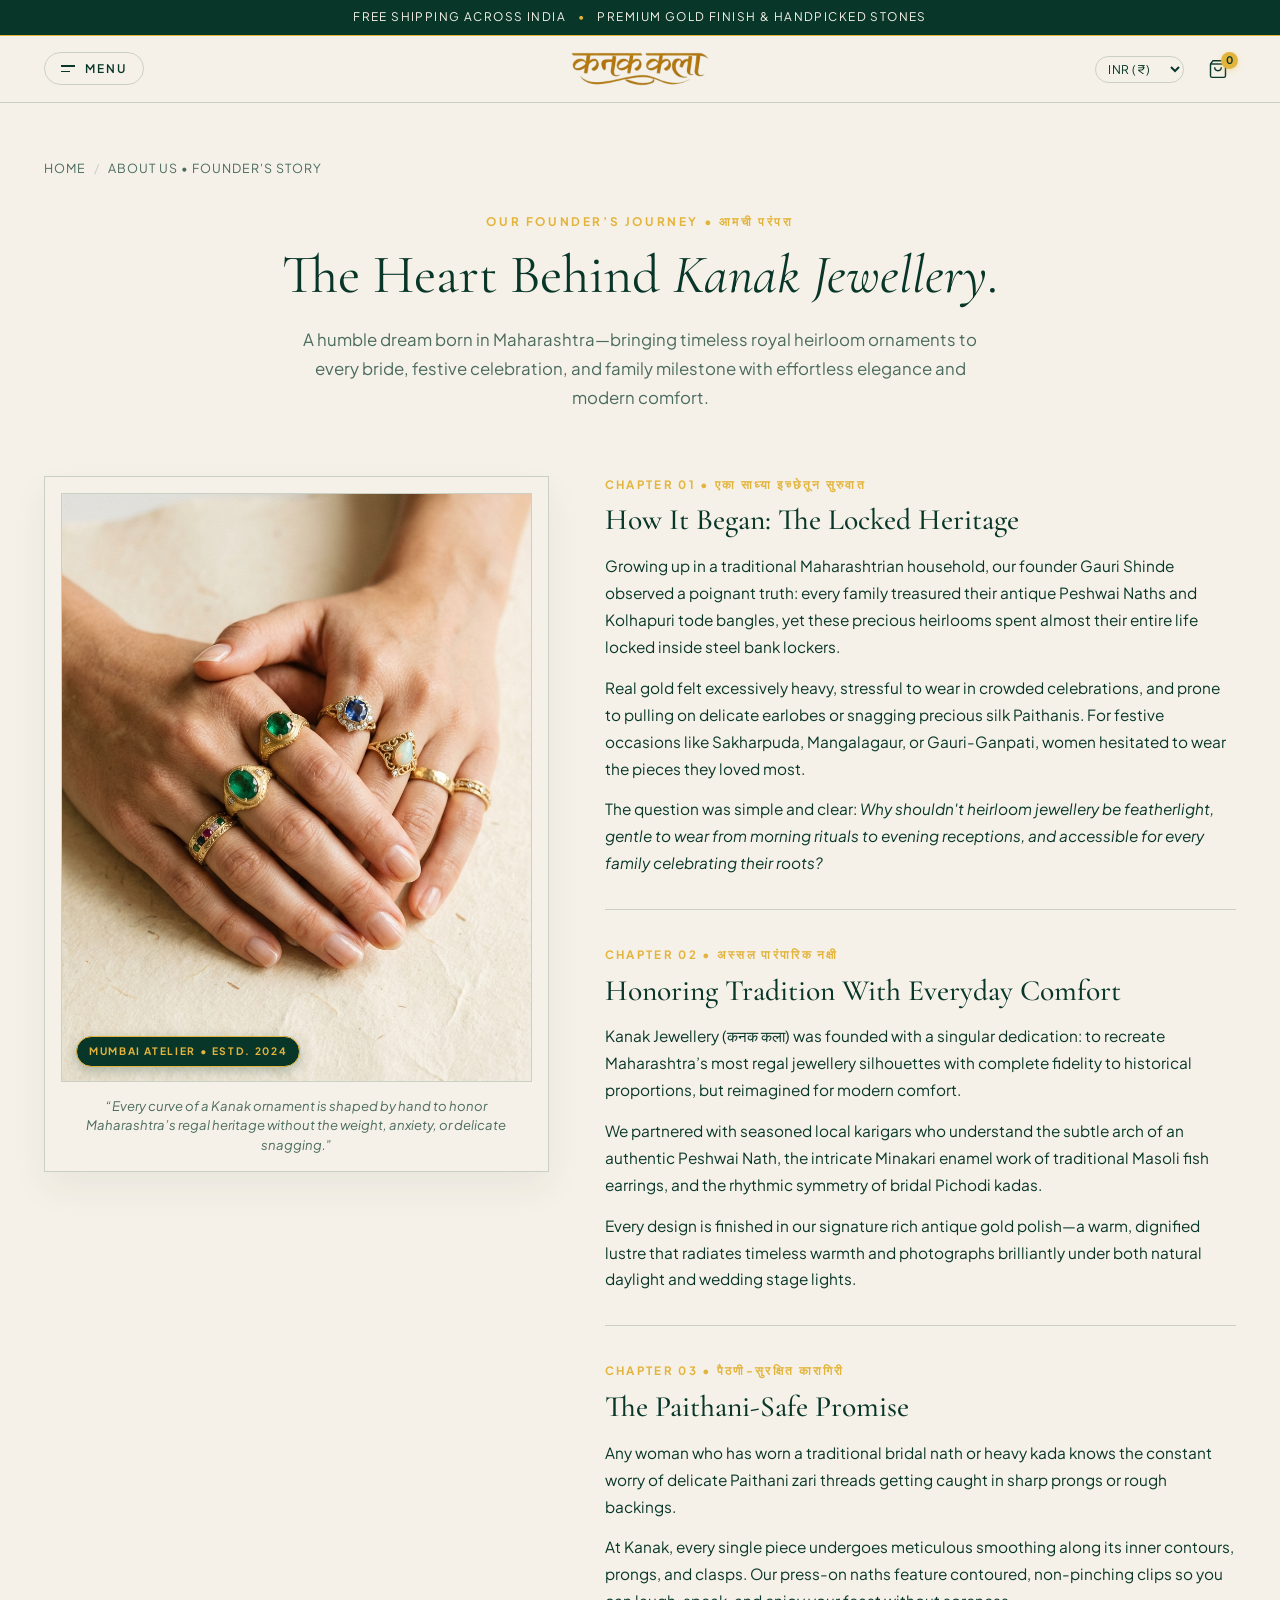
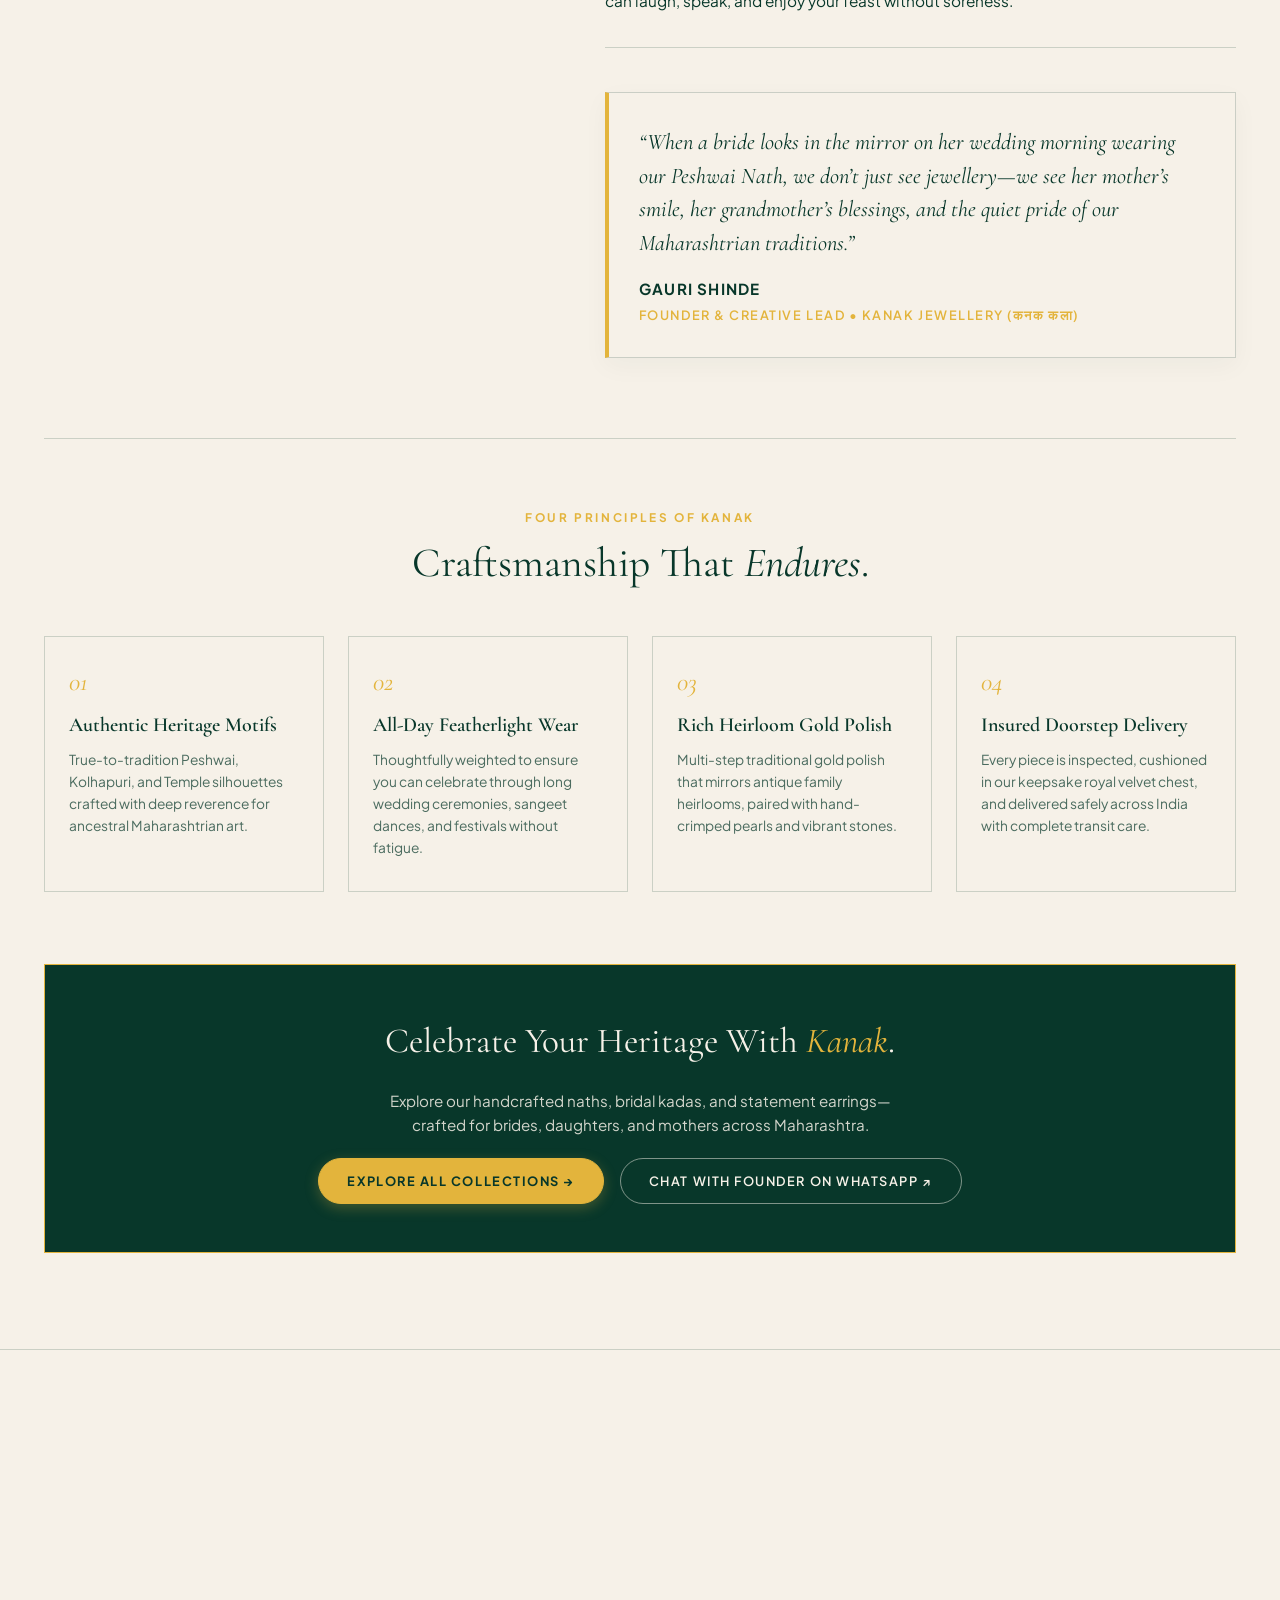
<file: about.html>
<!DOCTYPE html>
<html lang="en">
<head>
  <meta charset="UTF-8">
  <meta name="viewport" content="width=device-width, initial-scale=1.0">
  <title>About Us • Founder's Story | Kanak Jewellery (कनक कला)</title>
  <meta name="description" content="Discover the story behind Kanak Jewellery. Handcrafting featherlight, Paithani-safe Maharashtrian heirloom jewellery with rich gold polish and ancestral motifs in Mumbai.">
  
  <link rel="icon" type="image/png" href="assets/images/kanak-kala-logo-transparent.png">
  <link rel="preconnect" href="https://fonts.googleapis.com">
  <link rel="preconnect" href="https://fonts.gstatic.com" crossorigin>
  <link href="https://fonts.googleapis.com/css2?family=Cormorant+Garamond:ital,wght@0,400;0,500;0,600;0,700;1,400;1,600&family=Plus+Jakarta+Sans:wght@400;500;600;700&display=swap" rel="stylesheet">
  
  <link rel="stylesheet" href="styles.css">
</head>
<body>

  <!-- Top Announcement -->
  <div class="top-announcement">
    <div class="announcement-content">
      <span>FREE SHIPPING ACROSS INDIA</span>
      <span class="announcement-sep">•</span>
      <span>PREMIUM GOLD FINISH &amp; HANDPICKED STONES</span>
    </div>
  </div>

  <!-- Header -->
  <header class="site-header" id="siteHeader">
    <div class="header-container">
      <div class="nav-left">
        <button class="menu-trigger-btn" id="menuToggleBtn" aria-label="Open full page menu">
          <span class="menu-trigger-icon" aria-hidden="true">
            <span class="bar bar-1"></span>
            <span class="bar bar-2"></span>
          </span>
          <span class="menu-trigger-label">MENU</span>
        </button>
      </div>

      <a href="index.html" class="brand-logo" aria-label="Kanak Jewellery Home">
        <img src="assets/images/kanak-kala-wordmark.png" alt="Kanak Kala" class="brand-logo-img">
      </a>

      <div class="nav-actions">
        <div class="currency-picker">
          <label for="currencySelect" class="sr-only">Currency</label>
          <select id="currencySelect">
            <option value="INR" selected>INR (₹)</option>
            <option value="USD">USD ($)</option>
            <option value="GBP">GBP (£)</option>
            <option value="AED">AED (د.إ)</option>
          </select>
        </div>

        <a href="cart.html" class="action-btn bag-btn" aria-label="Shopping Bag">
          <svg width="20" height="20" viewBox="0 0 24 24" fill="none" stroke="currentColor" stroke-width="1.7"><path d="M6 2L3 6v14a2 2 0 0 0 2 2h14a2 2 0 0 0 2-2V6l-3-4z"></path><line x1="3" y1="6" x2="21" y2="6"></line><path d="M16 10a4 4 0 0 1-8 0"></path></svg>
          <span class="action-badge" id="bagCountBadge">0</span>
        </a>
      </div>
    </div>
  </header>

  <!-- FULL PAGE EDITORIAL MENU -->
  <div class="full-page-menu" id="fullPageMenu" aria-hidden="true">
    <div class="fp-menu-inner">
      
      <!-- Top Bar of Menu -->
      <div class="fp-menu-header">
        <button class="fp-menu-close-btn" id="fpMenuCloseBtn" aria-label="Close menu">
          <span class="fp-close-icon">✕</span>
          <span class="fp-close-text">CLOSE</span>
        </button>

        <a href="index.html" class="fp-menu-brand" aria-label="Kanak Jewellery Home">
          <img src="assets/images/kanak-kala-wordmark.png" alt="Kanak Kala" class="fp-brand-img">
        </a>

        <div class="fp-header-meta">
          <span class="fp-location-tag">MUMBAI ATELIER</span>
          <a href="cart.html" class="fp-bag-link">
            BAG (<span class="fp-bag-count">0</span>)
          </a>
        </div>
      </div>

      <!-- Menu Breadcrumb Context Ribbon -->
      <div class="fp-menu-ribbon">
        <div class="fp-ribbon-content">
          <span>JEWELLERY DIRECTORY</span>
          <span class="fp-ribbon-sep">•</span>
          <span>TRADITIONAL GOLD FINISH DESIGNS</span>
          <span class="fp-ribbon-sep">•</span>
          <span>HANDCRAFTED IN MAHARASHTRA</span>
        </div>
      </div>

      <!-- Main Menu Content Grid -->
      <div class="fp-menu-body">
        
        <!-- Column 1: Editorial Main Navigation -->
        <nav class="fp-col fp-nav-col">
          <span class="fp-col-label">EXPLORE ATELIER</span>
          <ul class="fp-nav-list">
            <li class="fp-nav-item">
              <a href="index.html#maisons" class="fp-nav-link">
                <span class="fp-link-num">01</span>
                <span class="fp-link-title">All Collections</span>
                <span class="fp-link-sub">सर्व संग्रह • Heirloom Maisons</span>
              </a>
            </li>
            <li class="fp-nav-item">
              <a href="peshwai-ruby-nath.html" class="fp-nav-link">
                <span class="fp-link-num">02</span>
                <span class="fp-link-title">Peshwai Ruby Nath</span>
                <span class="fp-link-sub">पेशवाई नथ • Teardrop Ruby &amp; Gold</span>
              </a>
            </li>
            <li class="fp-nav-item">
              <a href="masoli-karnaful.html" class="fp-nav-link">
                <span class="fp-link-num">03</span>
                <span class="fp-link-title">Masoli Karnaful</span>
                <span class="fp-link-sub">मसोळी कर्णफुल • Minakari &amp; Pearls</span>
              </a>
            </li>
            <li class="fp-nav-item">
              <a href="vat-purnima-bangles.html" class="fp-nav-link">
                <span class="fp-link-num">04</span>
                <span class="fp-link-title">Vat Purnima Bangles</span>
                <span class="fp-link-sub">वटपौर्णिमा तोडे • Six-Piece Bridal Set</span>
              </a>
            </li>
            <li class="fp-nav-item">
              <a href="emerald-leaf-nath.html" class="fp-nav-link">
                <span class="fp-link-num">05</span>
                <span class="fp-link-title">Panna Ratna Vruksha Nath</span>
                <span class="fp-link-sub">पाचू नथ • Natural Emerald Petals</span>
              </a>
            </li>
            <li class="fp-nav-item">
              <a href="antique-padmarag-nath.html" class="fp-nav-link">
                <span class="fp-link-num">06</span>
                <span class="fp-link-title">Antique Padmarag Nath</span>
                <span class="fp-link-sub">पद्मराग नथ • White Pearl Drop</span>
              </a>
            </li>
            <li class="fp-nav-item">
              <a href="about.html" class="fp-nav-link active">
                <span class="fp-link-num">07</span>
                <span class="fp-link-title">About Us • Founder's Story</span>
                <span class="fp-link-sub">संस्थापकाची गोष्ट • Our Heritage Journey</span>
              </a>
            </li>
            <li class="fp-nav-item">
              <a href="contact.html" class="fp-nav-link">
                <span class="fp-link-num">08</span>
                <span class="fp-link-title">Private Appointments</span>
                <span class="fp-link-sub">खास बैठक • Atelier Consultation</span>
              </a>
            </li>
          </ul>
        </nav>

        <!-- Column 2: Featured Heirlooms Spotlight -->
        <div class="fp-col fp-featured-col">
          <span class="fp-col-label">MASTERPIECE SPOTLIGHT</span>
          <div class="fp-spotlight-card">
            <div class="fp-spotlight-frame">
              <img src="assets/images/peshwai-ruby-gold-nath.jpg" alt="Peshwai Ruby Nath Spotlight" class="fp-spotlight-img">
              <span class="fp-spotlight-badge">FEATURED PIECE</span>
            </div>
            <div class="fp-spotlight-meta">
              <h4 class="fp-spotlight-title">Peshwai Teardrop Ruby Nath</h4>
              <p class="fp-spotlight-desc">Our flagship bridal masterpiece in traditional gold polish with radiant ruby center stone.</p>
              <a href="peshwai-ruby-nath.html" class="fp-spotlight-btn">View Masterpiece →</a>
            </div>
          </div>
        </div>

        <!-- Column 3: Atelier Heritage Notes & Hours -->
        <div class="fp-col fp-atelier-col">
          <span class="fp-col-label">ATELIER DIRECTORY</span>
          <div class="fp-atelier-card">
            <h4 class="fp-atelier-name">Kanak Jewellery • कनक कला</h4>
            <p class="fp-atelier-address">
              Studio &amp; Design Atelier<br>
              Dadar West, Mumbai, Maharashtra 400028<br>
              India
            </p>
            <div class="fp-atelier-hours">
              <span class="fp-hours-label">ATELIER CONCIERGE:</span>
              <span class="fp-hours-time">Mon – Sat: 10:30 AM – 7:30 PM IST</span>
            </div>
            <a href="https://wa.me/919152284091" target="_blank" rel="noopener noreferrer" class="btn-pill btn-pill-outline btn-sm fp-wa-btn">
              Direct WhatsApp Concierge ↗
            </a>
          </div>
        </div>

      </div>

      <!-- Menu Footer -->
      <div class="fp-menu-footer">
        <span>© 2026 Kanak Jewellery (कनक कला). All rights reserved.</span>
        <span>Free Safe Delivery Across India</span>
      </div>

    </div>
  </div>

  <main class="about-page-main">
    <div class="catalog-container">
      
      <!-- Breadcrumb -->
      <nav class="breadcrumb-nav" aria-label="Breadcrumb">
        <a href="index.html">Home</a>
        <span class="breadcrumb-sep">/</span>
        <span>About Us • Founder's Story</span>
      </nav>

      <!-- Hero Header -->
      <section class="about-hero">
        <span class="about-kicker">OUR FOUNDER’S JOURNEY • आमची परंपरा</span>
        <h1 class="about-title">The Heart Behind <em>Kanak Jewellery</em>.</h1>
        <p class="about-lead">
          A humble dream born in Maharashtra—bringing timeless royal heirloom ornaments to every bride, festive celebration, and family milestone with effortless elegance and modern comfort.
        </p>
      </section>

      <!-- Two-Column Editorial Storytelling -->
      <div class="about-story-layout">
        
        <!-- Media Column -->
        <div class="about-media-col">
          <div class="about-portrait-card">
            <div class="about-portrait-wrap">
              <img src="assets/images/maison-hands-rings.jpg" alt="Artisan hands shaping heirloom jewelry at Kanak Atelier" class="about-portrait-img">
              <span class="about-badge-tag">MUMBAI ATELIER • ESTD. 2024</span>
            </div>
            <p class="about-caption">
              “Every curve of a Kanak ornament is shaped by hand to honor Maharashtra’s regal heritage without the weight, anxiety, or delicate snagging.”
            </p>
          </div>
        </div>

        <!-- Narrative Column -->
        <div class="about-narrative-col">
          
          <div class="about-story-block">
            <span class="about-chapter-label">CHAPTER 01 • एका साध्या इच्छेतून सुरुवात</span>
            <h2 class="about-story-title">How It Began: The Locked Heritage</h2>
            <p class="about-story-p">
              Growing up in a traditional Maharashtrian household, our founder Gauri Shinde observed a poignant truth: every family treasured their antique Peshwai Naths and Kolhapuri tode bangles, yet these precious heirlooms spent almost their entire life locked inside steel bank lockers.
            </p>
            <p class="about-story-p">
              Real gold felt excessively heavy, stressful to wear in crowded celebrations, and prone to pulling on delicate earlobes or snagging precious silk Paithanis. For festive occasions like Sakharpuda, Mangalagaur, or Gauri-Ganpati, women hesitated to wear the pieces they loved most.
            </p>
            <p class="about-story-p">
              The question was simple and clear: <em>Why shouldn't heirloom jewellery be featherlight, gentle to wear from morning rituals to evening receptions, and accessible for every family celebrating their roots?</em>
            </p>
          </div>

          <div class="about-story-block">
            <span class="about-chapter-label">CHAPTER 02 • अस्सल पारंपारिक नक्षी</span>
            <h2 class="about-story-title">Honoring Tradition With Everyday Comfort</h2>
            <p class="about-story-p">
              Kanak Jewellery (कनक कला) was founded with a singular dedication: to recreate Maharashtra’s most regal jewellery silhouettes with complete fidelity to historical proportions, but reimagined for modern comfort.
            </p>
            <p class="about-story-p">
              We partnered with seasoned local karigars who understand the subtle arch of an authentic Peshwai Nath, the intricate Minakari enamel work of traditional Masoli fish earrings, and the rhythmic symmetry of bridal Pichodi kadas.
            </p>
            <p class="about-story-p">
              Every design is finished in our signature rich antique gold polish—a warm, dignified lustre that radiates timeless warmth and photographs brilliantly under both natural daylight and wedding stage lights.
            </p>
          </div>

          <div class="about-story-block">
            <span class="about-chapter-label">CHAPTER 03 • पैठणी-सुरक्षित कारागिरी</span>
            <h2 class="about-story-title">The Paithani-Safe Promise</h2>
            <p class="about-story-p">
              Any woman who has worn a traditional bridal nath or heavy kada knows the constant worry of delicate Paithani zari threads getting caught in sharp prongs or rough backings.
            </p>
            <p class="about-story-p">
              At Kanak, every single piece undergoes meticulous smoothing along its inner contours, prongs, and clasps. Our press-on naths feature contoured, non-pinching clips so you can laugh, speak, and enjoy your feast without soreness.
            </p>
          </div>

          <!-- Founder Quote Box -->
          <div class="founder-quote-box">
            <blockquote class="founder-quote-text">
              “When a bride looks in the mirror on her wedding morning wearing our Peshwai Nath, we don’t just see jewellery—we see her mother’s smile, her grandmother’s blessings, and the quiet pride of our Maharashtrian traditions.”
            </blockquote>
            <div class="founder-signoff">
              <span class="founder-name">Gauri Shinde</span>
              <span class="founder-title">Founder &amp; Creative Lead • Kanak Jewellery (कनक कला)</span>
            </div>
          </div>

        </div>

      </div>

      <!-- 4 Pillars Section -->
      <section class="about-pillars-section" id="pillars">
        <div class="about-pillars-header">
          <span class="about-kicker">FOUR PRINCIPLES OF KANAK</span>
          <h2 class="about-title" style="font-size: 2.6rem;">Craftsmanship That <em>Endures</em>.</h2>
        </div>

        <div class="about-pillars-grid">
          
          <div class="about-pillar-card">
            <span class="pillar-num">01</span>
            <h3 class="pillar-title">Authentic Heritage Motifs</h3>
            <p class="pillar-desc">True-to-tradition Peshwai, Kolhapuri, and Temple silhouettes crafted with deep reverence for ancestral Maharashtrian art.</p>
          </div>

          <div class="about-pillar-card">
            <span class="pillar-num">02</span>
            <h3 class="pillar-title">All-Day Featherlight Wear</h3>
            <p class="pillar-desc">Thoughtfully weighted to ensure you can celebrate through long wedding ceremonies, sangeet dances, and festivals without fatigue.</p>
          </div>

          <div class="about-pillar-card">
            <span class="pillar-num">03</span>
            <h3 class="pillar-title">Rich Heirloom Gold Polish</h3>
            <p class="pillar-desc">Multi-step traditional gold polish that mirrors antique family heirlooms, paired with hand-crimped pearls and vibrant stones.</p>
          </div>

          <div class="about-pillar-card">
            <span class="pillar-num">04</span>
            <h3 class="pillar-title">Insured Doorstep Delivery</h3>
            <p class="pillar-desc">Every piece is inspected, cushioned in our keepsake royal velvet chest, and delivered safely across India with complete transit care.</p>
          </div>

        </div>
      </section>

      <!-- Bottom Call To Action Strip -->
      <div class="about-cta-strip">
        <h2 class="about-cta-title">Celebrate Your Heritage With <em>Kanak</em>.</h2>
        <p style="font-size: 0.95rem; color: rgba(246, 241, 232, 0.85); max-width: 520px;">
          Explore our handcrafted naths, bridal kadas, and statement earrings—crafted for brides, daughters, and mothers across Maharashtra.
        </p>
        <div class="about-cta-actions">
          <a href="index.html#maisons" class="btn-pill btn-pill-primary">
            Explore All Collections →
          </a>
          <a href="https://wa.me/919152284091?text=Namaste%20Kanak%20Jewellery%2C%20I%20would%20like%20to%20learn%20more%20about%20your%20pieces." target="_blank" rel="noopener noreferrer" class="btn-pill btn-pill-outline" style="color: var(--c-60); border-color: rgba(246, 241, 232, 0.5);">
            Chat with Founder on WhatsApp ↗
          </a>
        </div>
      </div>

    </div>
  </main>

  <!-- FOOTER -->
  <footer class="site-footer">
    <div class="footer-container">
      
      <div class="footer-brand-col">
        <a href="index.html" aria-label="Kanak Jewellery Home">
          <img src="assets/images/kanak-kala-logo-transparent.png" alt="Kanak Kala - Puratan Kalecha Adhunik Saj" class="footer-logo-img">
        </a>
        <p class="footer-bio">Handcrafted traditional Maharashtrian jewellery. Rich gold polish, classic motifs, and lightweight comfort.</p>
      </div>

      <div class="footer-col">
        <h4 class="footer-title">Shop</h4>
        <ul class="footer-links">
          <li><a href="peshwai-ruby-nath.html">Peshwai Naths</a></li>
          <li><a href="masoli-karnaful.html">Masoli Karnaful</a></li>
          <li><a href="vat-purnima-bangles.html">Bridal Bangles</a></li>
          <li><a href="emerald-leaf-nath.html">Kundan &amp; Panna</a></li>
        </ul>
      </div>

      <div class="footer-col">
        <h4 class="footer-title">About &amp; Story</h4>
        <ul class="footer-links">
          <li><a href="about.html">Founder's Story</a></li>
          <li><a href="about.html#pillars">Our 4 Pillars</a></li>
          <li><a href="contact.html">Private Appointments</a></li>
          <li><a href="https://instagram.com/_kanak_kala" target="_blank" rel="noopener noreferrer">Instagram @_kanak_kala</a></li>
        </ul>
      </div>

      <div class="footer-col">
        <h4 class="footer-title">Customer Care</h4>
        <ul class="footer-links">
          <li><a href="cart.html">Shopping Bag</a></li>
          <li><a href="contact.html">Customer Support</a></li>
          <li><a href="https://wa.me/919152284091" target="_blank" rel="noopener noreferrer">WhatsApp Concierge</a></li>
          <li><a href="index.html#newsletter">Join Atelier Letters</a></li>
        </ul>
      </div>

    </div>

    <div class="footer-bottom">
      <div class="footer-bottom-container">
        <span>© 2026 Kanak Jewellery (कनक कला). All rights reserved.</span>
        <span>Mumbai • Pune • Maharashtra • India</span>
      </div>
    </div>
  </footer>

  <script src="app.js"></script>
</body>
</html>
</file>
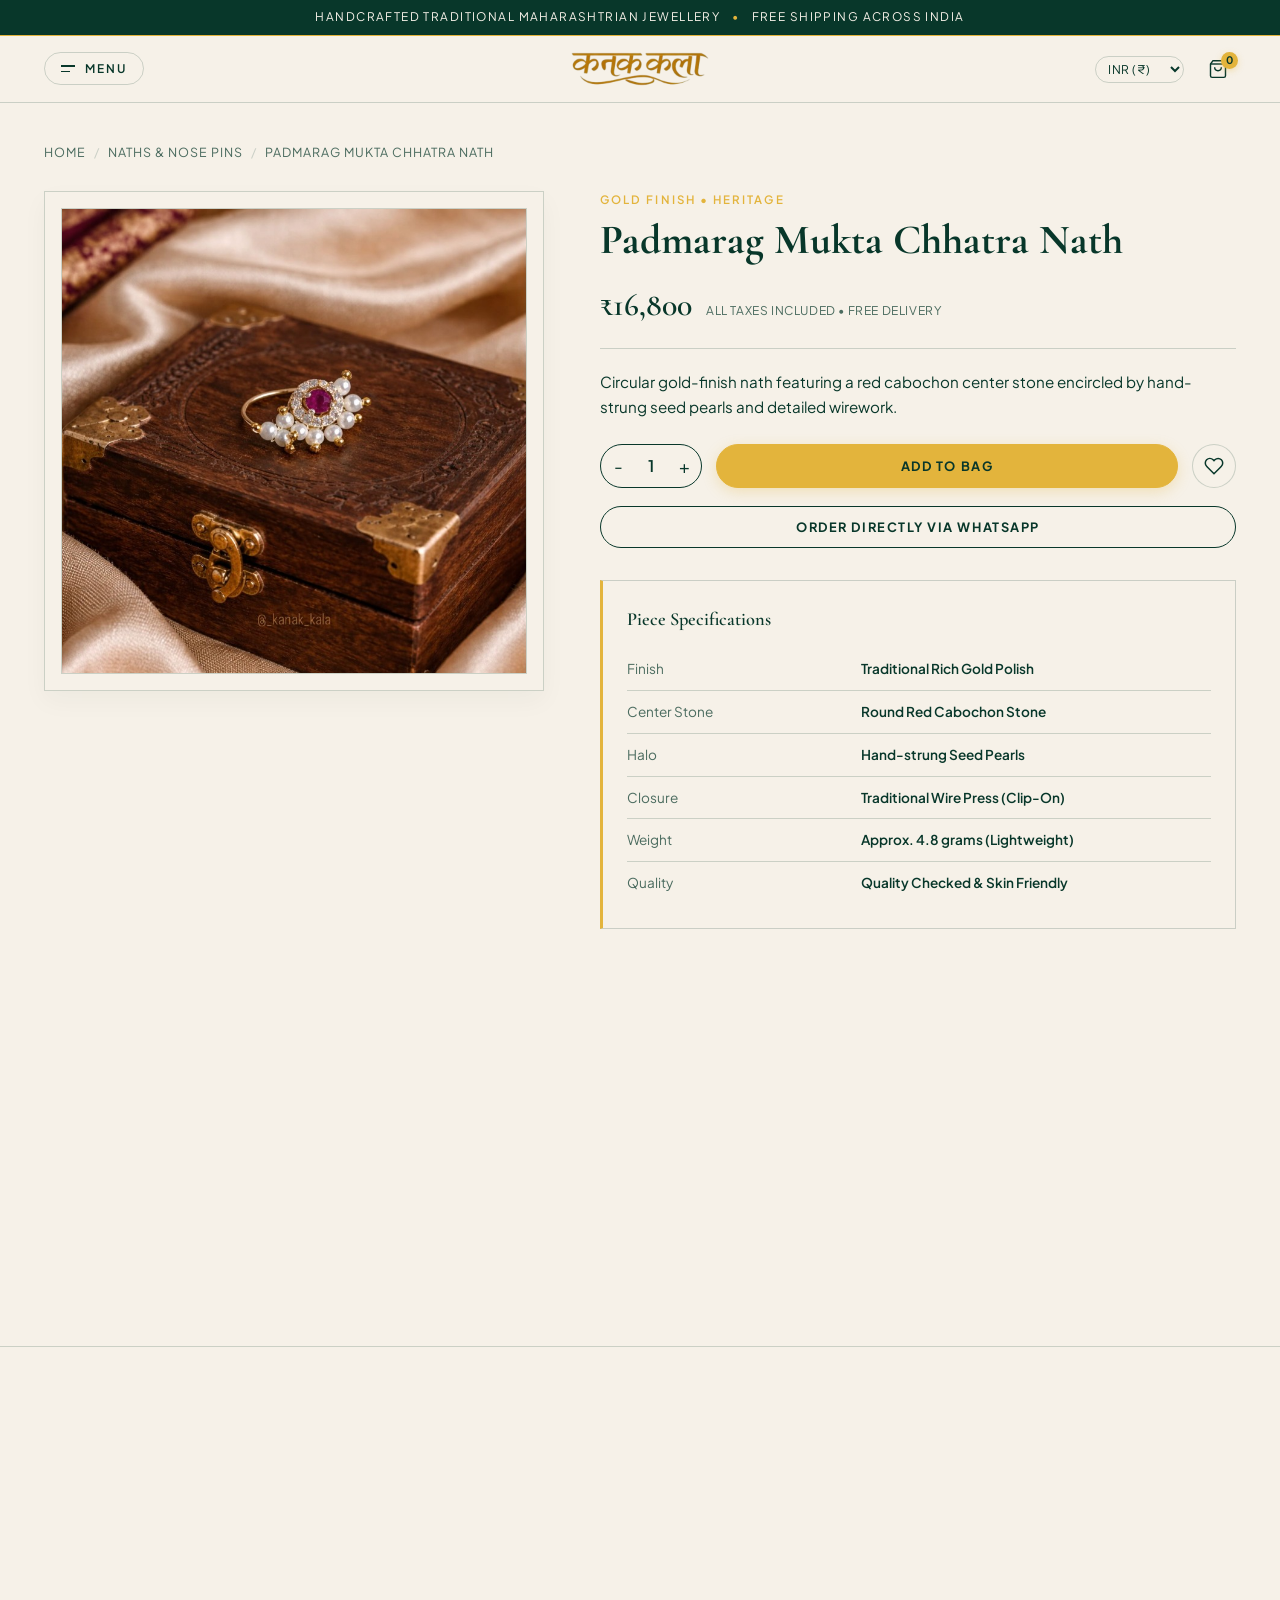
<file: antique-padmarag-nath.html>
<!DOCTYPE html>
<html lang="en">
<head>
  <meta charset="UTF-8">
  <meta name="viewport" content="width=device-width, initial-scale=1.0">
  <title>Padmarag Mukta Chhatra Nath | Kanak Jewellery</title>
  <meta name="description" content="Circular antique gold-finish nath with cabochon red stone center and seed pearl halo.">
  
  <link rel="icon" type="image/png" href="assets/images/kanak-kala-logo-transparent.png">
  <link rel="preconnect" href="https://fonts.googleapis.com">
  <link rel="preconnect" href="https://fonts.gstatic.com" crossorigin>
  <link href="https://fonts.googleapis.com/css2?family=Cormorant+Garamond:wght@400;500;600;700&family=Plus+Jakarta+Sans:wght@400;500;600&display=swap" rel="stylesheet">
  
  <link rel="stylesheet" href="styles.css">
</head>
<body>

  <!-- Top Announcement -->
  <div class="top-announcement">
    <div class="announcement-content">
      <span>Handcrafted Traditional Maharashtrian Jewellery</span>
      <span class="announcement-sep">•</span>
      <span>Free Shipping Across India</span>
    </div>
  </div>

  <!-- Header -->
  <header class="site-header">
    <div class="header-container">
      <div class="nav-left">
        <button class="menu-trigger-btn" id="menuToggleBtn" aria-label="Open full page menu">
          <span class="menu-trigger-icon" aria-hidden="true">
            <span class="bar bar-1"></span>
            <span class="bar bar-2"></span>
          </span>
          <span class="menu-trigger-label">MENU</span>
        </button>
      </div>

      <a href="index.html" class="brand-logo" aria-label="Kanak Jewellery Home">
        <img src="assets/images/kanak-kala-wordmark.png" alt="Kanak Kala" class="brand-logo-img">
      </a>

      <div class="nav-actions">
        <div class="currency-picker">
          <label for="currencySelect" class="sr-only">Currency</label>
          <select id="currencySelect">
            <option value="INR" selected>INR (₹)</option>
            <option value="USD">USD ($)</option>
            <option value="GBP">GBP (£)</option>
            <option value="AED">AED (د.إ)</option>
          </select>
        </div>

        <a href="cart.html" class="action-btn bag-btn" aria-label="Shopping Bag">
          <svg width="20" height="20" viewBox="0 0 24 24" fill="none" stroke="currentColor" stroke-width="1.7"><path d="M6 2L3 6v14a2 2 0 0 0 2 2h14a2 2 0 0 0 2-2V6l-3-4z"></path><line x1="3" y1="6" x2="21" y2="6"></line><path d="M16 10a4 4 0 0 1-8 0"></path></svg>
          <span class="action-badge" id="bagCountBadge">0</span>
        </a>
      </div>
    </div>
  </header>

  <!-- FULL PAGE EDITORIAL MENU -->
  <div class="full-page-menu" id="fullPageMenu" aria-hidden="true">
    <div class="fp-menu-inner">
      
      <!-- Top Bar of Menu -->
      <div class="fp-menu-header">
        <button class="fp-menu-close-btn" id="fpMenuCloseBtn" aria-label="Close menu">
          <span class="fp-close-icon">✕</span>
          <span class="fp-close-text">CLOSE</span>
        </button>

        <a href="index.html" class="fp-menu-brand" aria-label="Kanak Jewellery Home">
          <img src="assets/images/kanak-kala-wordmark.png" alt="Kanak Kala" class="fp-brand-img">
        </a>

        <div class="fp-header-meta">
          <span class="fp-location-tag">MUMBAI ATELIER</span>
          <a href="cart.html" class="fp-bag-link">
            BAG (<span class="fp-bag-count">0</span>)
          </a>
        </div>
      </div>

      <!-- Menu Breadcrumb Context Ribbon -->
      <div class="fp-menu-ribbon">
        <div class="fp-ribbon-content">
          <span>JEWELLERY DIRECTORY</span>
          <span class="fp-ribbon-sep">•</span>
          <span>TRADITIONAL GOLD FINISH DESIGNS</span>
          <span class="fp-ribbon-sep">•</span>
          <span>HANDCRAFTED IN MAHARASHTRA</span>
        </div>
      </div>

      <!-- Main Menu Content Grid -->
      <div class="fp-menu-body">
        
        <!-- Column 1: Editorial Main Navigation -->
        <nav class="fp-col fp-nav-col">
          <span class="fp-col-label">EXPLORE ATELIER</span>
          <ul class="fp-nav-list">
            <li class="fp-nav-item">
              <a href="index.html#maisons" class="fp-nav-link">
                <span class="fp-link-num">01</span>
                <span class="fp-link-title">All Collections</span>
                <span class="fp-link-sub">सर्व संग्रह • Heirloom Maisons</span>
              </a>
            </li>
            <li class="fp-nav-item">
              <a href="peshwai-ruby-nath.html" class="fp-nav-link">
                <span class="fp-link-num">02</span>
                <span class="fp-link-title">Peshwai Ruby Nath</span>
                <span class="fp-link-sub">पेशवाई नथ • Teardrop Ruby &amp; Gold</span>
              </a>
            </li>
            <li class="fp-nav-item">
              <a href="masoli-karnaful.html" class="fp-nav-link">
                <span class="fp-link-num">03</span>
                <span class="fp-link-title">Masoli Karnaful</span>
                <span class="fp-link-sub">मसोळी कर्णफुल • Minakari &amp; Pearls</span>
              </a>
            </li>
            <li class="fp-nav-item">
              <a href="vat-purnima-bangles.html" class="fp-nav-link">
                <span class="fp-link-num">04</span>
                <span class="fp-link-title">Vat Purnima Bangles</span>
                <span class="fp-link-sub">वटपौर्णिमा तोडे • Six-Piece Bridal Set</span>
              </a>
            </li>
            <li class="fp-nav-item">
              <a href="emerald-leaf-nath.html" class="fp-nav-link">
                <span class="fp-link-num">05</span>
                <span class="fp-link-title">Panna Ratna Vruksha Nath</span>
                <span class="fp-link-sub">पाचू नथ • Natural Emerald Petals</span>
              </a>
            </li>
            <li class="fp-nav-item">
              <a href="antique-padmarag-nath.html" class="fp-nav-link">
                <span class="fp-link-num">06</span>
                <span class="fp-link-title">Antique Padmarag Nath</span>
                <span class="fp-link-sub">पद्मराग नथ • White Pearl Drop</span>
              </a>
            </li>
            <li class="fp-nav-item">
              <a href="about.html" class="fp-nav-link">
                <span class="fp-link-num">07</span>
                <span class="fp-link-title">About Us • Founder's Story</span>
                <span class="fp-link-sub">संस्थापकाची गोष्ट • Our Heritage Journey</span>
              </a>
            </li>
            <li class="fp-nav-item">
              <a href="contact.html" class="fp-nav-link">
                <span class="fp-link-num">08</span>
                <span class="fp-link-title">Private Appointments</span>
                <span class="fp-link-sub">खास बैठक • Atelier Consultation</span>
              </a>
            </li>
          </ul>
        </nav>

        <!-- Column 2: Featured Heirlooms Spotlight -->
        <div class="fp-col fp-featured-col">
          <span class="fp-col-label">MASTERPIECE SPOTLIGHT</span>
          <div class="fp-spotlight-card">
            <div class="fp-spotlight-frame">
              <img src="assets/images/peshwai-ruby-gold-nath.jpg" alt="Peshwai Ruby Nath" class="fp-spotlight-img">
            </div>
            <div class="fp-spotlight-details">
              <span class="fp-spotlight-tag">GOLD POLISH • CLASSIC</span>
              <h3 class="fp-spotlight-title">Peshwai Ruby Nath</h3>
              <p class="fp-spotlight-desc">Maharashtrian clip-on piece with teardrop red stone and seed pearls.</p>
              <div class="fp-spotlight-price-row">
                <span class="fp-spotlight-price">₹18,500</span>
                <a href="peshwai-ruby-nath.html" class="btn-pill btn-pill-outline btn-sm">View Piece →</a>
              </div>
            </div>
          </div>
        </div>

        <!-- Column 3: Atelier Information & Direct Concierge -->
        <div class="fp-col fp-atelier-col">
          <span class="fp-col-label">OUR PROMISE</span>
          
          <div class="fp-info-block">
            <h4 class="fp-info-heading">Quality Guarantee</h4>
            <p class="fp-info-text">Every piece is handcrafted with premium gold finish, sparkling hand-set stones, and lustrous pearls.</p>
          </div>

          <div class="fp-info-block">
            <h4 class="fp-info-heading">WhatsApp Support &amp; Orders</h4>
            <p class="fp-info-text">Chat with us for styling guidance, custom queries, and urgent festive delivery.</p>
            <a href="https://wa.me/919152284091?text=Namaste%20Kanak%20Jewellery%2C%20I%20would%20like%20to%20inquire%20about%20your%20jewellery." target="_blank" rel="noopener" class="btn-pill btn-pill-primary btn-sm fp-wa-btn">
              Chat on WhatsApp →
            </a>
          </div>

          <div class="fp-info-block">
            <h4 class="fp-info-heading">Studio Address</h4>
            <p class="fp-info-text">Girgaon &amp; Dadar,<br>Mumbai, Maharashtra 400004</p>
          </div>

          <div class="fp-social-links">
            <a href="https://www.instagram.com/_kanak_kala" target="_blank" rel="noopener" class="fp-social-link">
              Instagram @_kanak_kala ↗
            </a>
          </div>
        </div>

      </div>

      <!-- Menu Footer -->
      <div class="fp-menu-footer">
        <span>© 2026 Kanak Jewellery (कनक कला). All rights reserved.</span>
        <span>Free Safe Delivery Across India</span>
      </div>

    </div>
  </div>

  <main class="product-page-main">
    <div class="catalog-container">
      
      <nav class="breadcrumb-nav" aria-label="Breadcrumb">
        <a href="index.html">Home</a>
        <span class="breadcrumb-sep">/</span>
        <a href="index.html#naths">Naths &amp; Nose Pins</a>
        <span class="breadcrumb-sep">/</span>
        <span>Padmarag Mukta Chhatra Nath</span>
      </nav>

      <div class="product-detail-layout">
        <div class="pdp-gallery">
          <img src="assets/images/antique-padmarag-mukta-nath.jpg" alt="Padmarag Mukta Nath by Kanak Jewellery" class="pdp-main-img">
        </div>

        <div class="pdp-info">
          <span class="pdp-category-tag">Gold Finish • Heritage</span>
          <h1 class="pdp-title">Padmarag Mukta Chhatra Nath</h1>
          
          <div class="pdp-price-row">
            <span class="pdp-price">₹16,800</span>
            <span class="pdp-tax-note">All Taxes Included • Free Delivery</span>
          </div>

          <p class="pdp-description">
            Circular gold-finish nath featuring a red cabochon center stone encircled by hand-strung seed pearls and detailed wirework.
          </p>

          <div class="pdp-actions-row">
            <div class="qty-stepper">
              <button class="qty-btn" onclick="window.kanakPdp.changeQty(-1)" aria-label="Decrease quantity">-</button>
              <span class="qty-val" id="pdpQtyVal">1</span>
              <button class="qty-btn" onclick="window.kanakPdp.changeQty(1)" aria-label="Increase quantity">+</button>
            </div>
            <button class="btn btn-primary" style="flex: 1;" onclick="window.kanakPdp.addToBag()">Add to Bag</button>
            <button class="card-wish-btn" style="position: static; width: 44px; height: 44px;" onclick="window.kanakApp.toggleWishlist('antique-padmarag-nath')" aria-label="Wishlist">
              <svg width="20" height="20" viewBox="0 0 24 24" fill="none" stroke="currentColor" stroke-width="1.8"><path d="M20.84 4.61a5.5 5.5 0 0 0-7.78 0L12 5.67l-1.06-1.06a5.5 5.5 0 0 0-7.78 7.78l1.06 1.06L12 21.23l7.78-7.78 1.06-1.06a5.5 5.5 0 0 0 0-7.78z"></path></svg>
            </button>
          </div>

          <button class="btn btn-outline pdp-whatsapp-btn" onclick="window.kanakApp.orderSingleWhatsApp('antique-padmarag-nath')">
            Order Directly via WhatsApp
          </button>

          <div class="pdp-specs-box">
            <h3 class="pdp-specs-title">Piece Specifications</h3>
            <table class="pdp-specs-table">
              <tbody>
                <tr><td>Finish</td><td>Traditional Rich Gold Polish</td></tr>
                <tr><td>Center Stone</td><td>Round Red Cabochon Stone</td></tr>
                <tr><td>Halo</td><td>Hand-strung Seed Pearls</td></tr>
                <tr><td>Closure</td><td>Traditional Wire Press (Clip-On)</td></tr>
                <tr><td>Weight</td><td>Approx. 4.8 grams (Lightweight)</td></tr>
                <tr><td>Quality</td><td>Quality Checked &amp; Skin Friendly</td></tr>
              </tbody>
            </table>
          </div>

          <div class="pdp-trust-pills">
            <div class="pdp-trust-item"><span class="guarantee-dot"></span><span>Quality Checked</span></div>
            <div class="pdp-trust-item"><span class="guarantee-dot"></span><span>Free Delivery Across India</span></div>
            <div class="pdp-trust-item"><span class="guarantee-dot"></span><span>Velvet Box Packaging</span></div>
          </div>

          <!-- PDP Accordion: Styling, Care & Wear Guide -->
          <div class="pdp-accordion-group">
            <div class="pdp-accordion-item open">
              <button class="pdp-accordion-btn" onclick="window.kanakApp.toggleAccordion(this)">
                <span>How to Wear (Clip-On Guide)</span>
                <span class="pdp-accordion-icon">+</span>
              </button>
              <div class="pdp-accordion-content">
                Equipped with an authentic clip-on closure that slides gently onto either side of the nose. Adjust tension with a light touch of your fingers for a custom, secure fit that stays comfortable without piercing.
              </div>
            </div>

            <div class="pdp-accordion-item">
              <button class="pdp-accordion-btn" onclick="window.kanakApp.toggleAccordion(this)">
                <span>Care &amp; Seed Pearl Preservation</span>
                <span class="pdp-accordion-icon">+</span>
              </button>
              <div class="pdp-accordion-content">
                To preserve the delicate hand-strung seed pearls and antique gold finish, avoid contact with water, sprays, and lotions. Gently wipe with a dry soft cloth and store inside the velvet case.
              </div>
            </div>

            <div class="pdp-accordion-item">
              <button class="pdp-accordion-btn" onclick="window.kanakApp.toggleAccordion(this)">
                <span>Packaging &amp; Free Delivery</span>
                <span class="pdp-accordion-icon">+</span>
              </button>
              <div class="pdp-accordion-content">
                Every piece is hand-inspected, wrapped in protective cushioning, and boxed in our royal velvet jewelry case. Free safe doorstep delivery across India within 3–5 working days.
              </div>
            </div>
          </div>

        </div>
      </div>

    </div>
  </main>

  <!-- Related Pieces -->
  <section class="related-section">
    <div class="catalog-container">
      <div class="related-header">
        <div class="related-subtitle">COMPLETE THE LOOK • संपूर्ण साज</div>
        <h2 class="related-title">Complementary <em>Pieces</em>.</h2>
      </div>
      <div class="product-grid">
        <article class="product-card">
          <a href="peshwai-ruby-nath.html" class="card-media">
            <img src="assets/images/peshwai-ruby-gold-nath.jpg" alt="Peshwai Ruby Nath" class="card-img">
            <span class="card-tag">Classic</span>
          </a>
          <div class="card-body">
            <span class="card-purity-label">Gold Finish</span>
            <a href="peshwai-ruby-nath.html"><h3 class="card-title">Peshwai Ruby Nath</h3></a>
            <p class="card-spec">Teardrop Red Stone &amp; Granulation</p>
            <div class="card-footer">
              <div class="card-price-wrap"><span class="card-price">₹18,500</span></div>
              <div class="card-actions-group"><a href="peshwai-ruby-nath.html" class="card-btn-view">View</a><button class="card-btn-add" onclick="window.kanakApp.addToBag('peshwai-ruby-nath')">Add</button></div>
            </div>
          </div>
        </article>

        <article class="product-card">
          <a href="masoli-karnaful.html" class="card-media">
            <img src="assets/images/masoli-karnaful-earrings.jpg" alt="Masoli Karnaful" class="card-img">
            <span class="card-tag">Signature</span>
          </a>
          <div class="card-body">
            <span class="card-purity-label">Gold Finish &amp; Minakari</span>
            <a href="masoli-karnaful.html"><h3 class="card-title">Masoli Karnaful</h3></a>
            <p class="card-spec">Green Enamel &amp; Pearls</p>
            <div class="card-footer">
              <div class="card-price-wrap"><span class="card-price">₹34,500</span></div>
              <div class="card-actions-group"><a href="masoli-karnaful.html" class="card-btn-view">View</a><button class="card-btn-add" onclick="window.kanakApp.addToBag('masoli-karnaful')">Add</button></div>
            </div>
          </div>
        </article>

        <article class="product-card">
          <a href="emerald-leaf-nath.html" class="card-media">
            <img src="assets/images/emerald-kundan-leaf-nath.jpg" alt="Panna Ratna Nath" class="card-img">
            <span class="card-tag">Bestseller</span>
          </a>
          <div class="card-body">
            <span class="card-purity-label">Gold Polish</span>
            <a href="emerald-leaf-nath.html"><h3 class="card-title">Panna Ratna Vruksha Nath</h3></a>
            <p class="card-spec">Green Stones &amp; Pearl Drop</p>
            <div class="card-footer">
              <div class="card-price-wrap"><span class="card-price">₹21,200</span></div>
              <div class="card-actions-group"><a href="emerald-leaf-nath.html" class="card-btn-view">View</a><button class="card-btn-add" onclick="window.kanakApp.addToBag('emerald-leaf-nath')">Add</button></div>
            </div>
          </div>
        </article>
      </div>
    </div>
  </section>

  <!-- Social Proof & Customer Diary -->
  <section class="pdp-social-proof">
    <div class="catalog-container">
      <div class="pdp-proof-card">
        <div class="pdp-proof-stars">★★★★★</div>
        <span class="pdp-proof-badge">Verified Customer Review</span>
        <blockquote class="pdp-proof-quote">
          “Ordered for my daughter's Sakharpuda engagement. The deep ruby-red center and antique gold finish looked straight out of historic Maratha royal archives. Arrived in Pune within 48 hours of ordering!”
        </blockquote>
        <span class="pdp-proof-author">— Kavita Deshpande (@kavita_d_pune), Kothrud, Pune • Engagement Ceremony</span>
        
        <div class="pdp-proof-btn-wrap">
          <a href="https://instagram.com/_kanak_kala" target="_blank" rel="noopener noreferrer" class="btn-pill btn-pill-outline btn-sm">
            Instagram Reels @_kanak_kala ↗
          </a>
          <a href="index.html#instagram-proofs" class="btn-pill btn-pill-primary btn-sm">
            View Bride Stories →
          </a>
        </div>
      </div>

      <!-- 4-Pillar Quality & Service Assurance -->
      <div class="pdp-service-strip">
        <div class="pdp-service-item">
          <div class="pdp-service-icon">✦</div>
          <div class="pdp-service-text">
            <div class="pdp-service-title">Free Safe Delivery</div>
            <div class="pdp-service-desc">Delivered across India with careful transit packing</div>
          </div>
        </div>

        <div class="pdp-service-item">
          <div class="pdp-service-icon">✦</div>
          <div class="pdp-service-text">
            <div class="pdp-service-title">Quality Hand-Checked</div>
            <div class="pdp-service-desc">Every stone and pearl individually inspected</div>
          </div>
        </div>

        <div class="pdp-service-item">
          <div class="pdp-service-icon">✦</div>
          <div class="pdp-service-text">
            <div class="pdp-service-title">Comfort First</div>
            <div class="pdp-service-desc">Lightweight design made for long festive hours</div>
          </div>
        </div>

        <div class="pdp-service-item">
          <div class="pdp-service-icon">✦</div>
          <div class="pdp-service-text">
            <div class="pdp-service-title">Velvet Box Packing</div>
            <div class="pdp-service-desc">Ready for gifting and safe keepsake storage</div>
          </div>
        </div>
      </div>
    </div>
  </section>

  <!-- Footer -->
  <footer class="site-footer">
    <div class="footer-container">
      <div class="footer-brand-col">
        <a href="index.html" aria-label="Kanak Jewellery Home">
          <img src="assets/images/kanak-kala-wordmark.png" alt="Kanak Kala" class="footer-logo-img">
        </a>
        <p class="footer-bio">Handcrafted traditional Maharashtrian jewellery. Rich gold polish, classic motifs, and lightweight comfort.</p>
        <div class="footer-social"><a href="https://instagram.com/_kanak_kala" target="_blank" rel="noopener" class="social-link"><span>@_kanak_kala</span></a></div>
      </div>
      <div class="footer-col">
        <h4 class="footer-title">Navigation</h4>
        <ul class="footer-links">
          <li><a href="index.html#collections">All Collections</a></li>
          <li><a href="index.html#naths">Naths</a></li>
          <li><a href="index.html#earrings">Karnaful</a></li>
          <li><a href="index.html#bangles">Bangles</a></li>
        </ul>
      </div>
      <div class="footer-col">
        <h4 class="footer-title">Customer Care</h4>
        <ul class="footer-links">
          <li><a href="cart.html">Shopping Bag</a></li>
          <li><a href="contact.html">Customer Support</a></li>
          <li><a href="https://wa.me/919152284091" target="_blank" rel="noopener noreferrer">WhatsApp Support</a></li>
          <li><span>Free Shipping Across India</span></li>
        </ul>
      </div>
      <div class="footer-col">
        <h4 class="footer-title">About Kanak</h4>
        <p class="footer-info-contact">
          <a href="about.html" style="color: var(--c-30); text-decoration: underline; margin-bottom: 6px; display: block;">Founder's Story →</a>
          <strong>WhatsApp:</strong> +91 91522 84091<br>
          <strong>Instagram:</strong> @_kanak_kala<br>
          <a href="contact.html" style="color: var(--c-30); text-decoration: underline; margin-top: 4px; display: inline-block;">Contact Us →</a>
        </p>
      </div>
    </div>
    <div class="footer-bottom">
      <div class="footer-bottom-container">
        <span>&copy; 2026 Kanak Jewellery.</span>
        <span>Made with love, worn with pride.</span>
      </div>
    </div>
  </footer>

  <div class="toast-notification" id="toastNotification"><span class="toast-message" id="toastMessage"></span></div>

  <script src="app.js"></script>
  <script>
    window.kanakPdp = {
      qty: 1,
      changeQty: function(delta) {
        this.qty = Math.max(1, this.qty + delta);
        document.getElementById('pdpQtyVal').textContent = this.qty;
      },
      addToBag: function() {
        window.kanakApp.addToBag('antique-padmarag-nath', this.qty);
      }
    };
  </script>
</body>
</html>
</file>
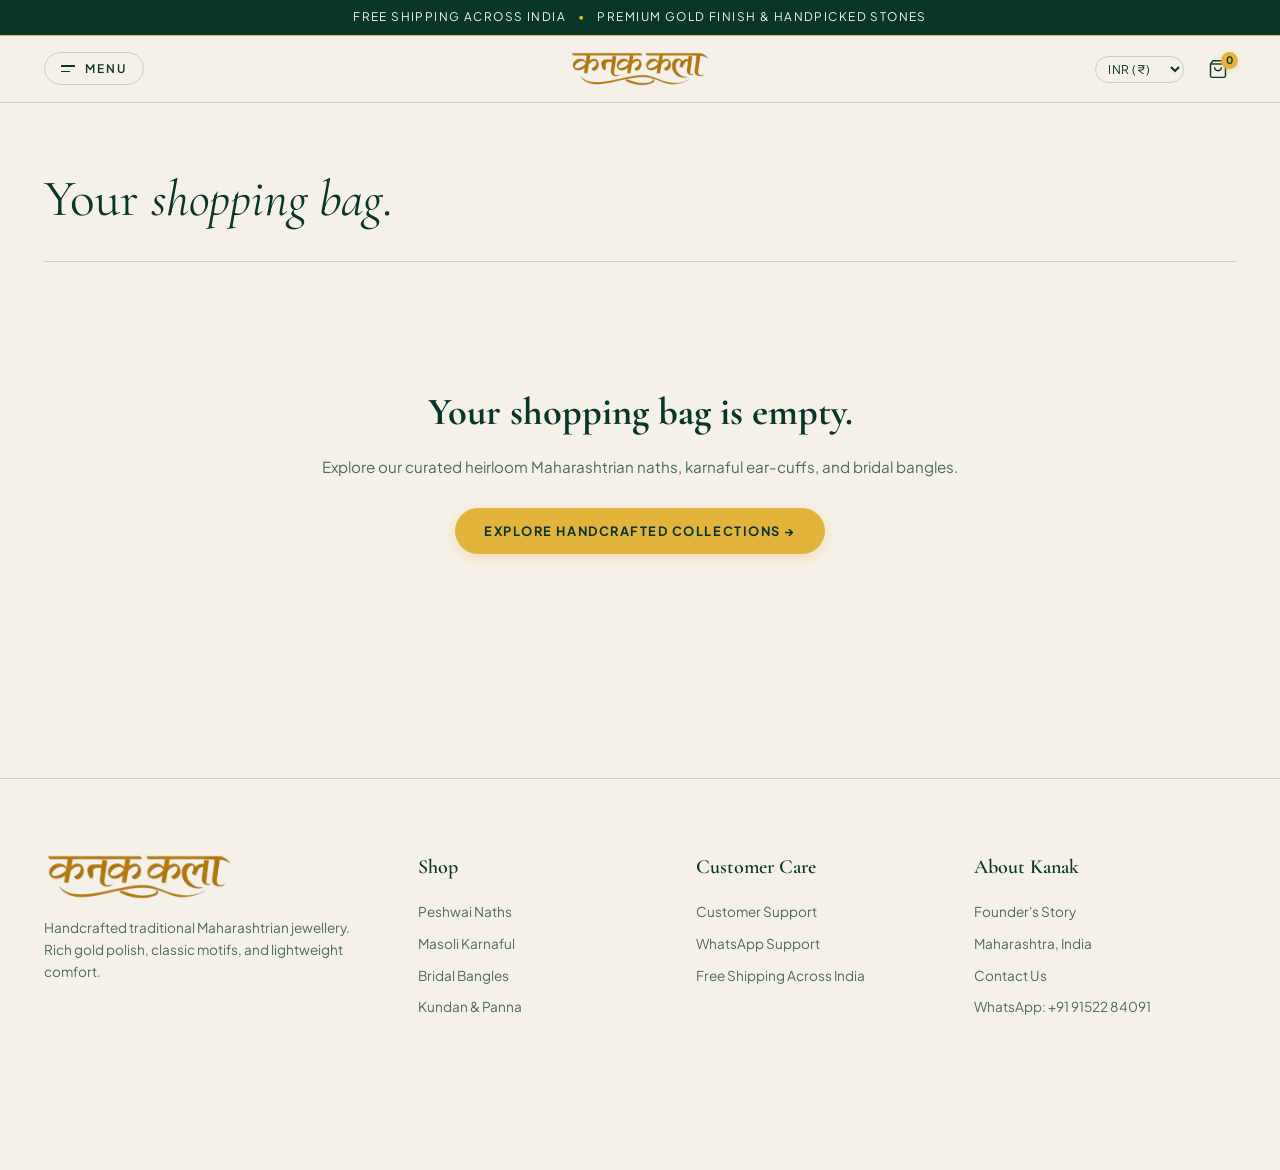
<file: cart.html>
<!DOCTYPE html>
<html lang="en">
<head>
  <meta charset="UTF-8">
  <meta name="viewport" content="width=device-width, initial-scale=1.0">
  <title>Shopping Bag | Kanak Jewellery</title>
  <meta name="description" content="Review your selected handcrafted Maharashtrian jewellery before checkout. Complimentary insured shipping.">
  
  <link rel="icon" type="image/png" href="assets/images/kanak-kala-logo-transparent.png">
  <link rel="preconnect" href="https://fonts.googleapis.com">
  <link rel="preconnect" href="https://fonts.gstatic.com" crossorigin>
  <link href="https://fonts.googleapis.com/css2?family=Cormorant+Garamond:ital,wght@0,400;0,500;0,600;0,700;1,400;1,600&family=Plus+Jakarta+Sans:wght@400;500;600&display=swap" rel="stylesheet">
  
  <link rel="stylesheet" href="styles.css">
</head>
<body>

  <!-- Top Announcement -->
  <div class="top-announcement">
    <div class="announcement-content">
      <span>FREE SHIPPING ACROSS INDIA</span>
      <span class="announcement-sep">•</span>
      <span>PREMIUM GOLD FINISH &amp; HANDPICKED STONES</span>
    </div>
  </div>

  <!-- Header -->
  <header class="site-header">
    <div class="header-container">
      <div class="nav-left">
        <button class="menu-trigger-btn" id="menuToggleBtn" aria-label="Open full page menu">
          <span class="menu-trigger-icon" aria-hidden="true">
            <span class="bar bar-1"></span>
            <span class="bar bar-2"></span>
          </span>
          <span class="menu-trigger-label">MENU</span>
        </button>
      </div>

      <a href="index.html" class="brand-logo" aria-label="Kanak Jewellery Home">
        <img src="assets/images/kanak-kala-wordmark.png" alt="Kanak Kala" class="brand-logo-img">
      </a>

      <div class="nav-actions">
        <div class="currency-picker">
          <label for="currencySelect" class="sr-only">Currency</label>
          <select id="currencySelect">
            <option value="INR" selected>INR (₹)</option>
            <option value="USD">USD ($)</option>
            <option value="GBP">GBP (£)</option>
            <option value="AED">AED (د.إ)</option>
          </select>
        </div>

        <a href="cart.html" class="action-btn bag-btn" aria-label="Shopping Bag">
          <svg width="20" height="20" viewBox="0 0 24 24" fill="none" stroke="currentColor" stroke-width="1.7"><path d="M6 2L3 6v14a2 2 0 0 0 2 2h14a2 2 0 0 0 2-2V6l-3-4z"></path><line x1="3" y1="6" x2="21" y2="6"></line><path d="M16 10a4 4 0 0 1-8 0"></path></svg>
          <span class="action-badge" id="bagCountBadge">0</span>
        </a>
      </div>
    </div>
  </header>

  <!-- FULL PAGE EDITORIAL MENU -->
  <div class="full-page-menu" id="fullPageMenu" aria-hidden="true">
    <div class="fp-menu-inner">
      
      <!-- Top Bar of Menu -->
      <div class="fp-menu-header">
        <button class="fp-menu-close-btn" id="fpMenuCloseBtn" aria-label="Close menu">
          <span class="fp-close-icon">✕</span>
          <span class="fp-close-text">CLOSE</span>
        </button>

        <a href="index.html" class="fp-menu-brand" aria-label="Kanak Jewellery Home">
          <img src="assets/images/kanak-kala-wordmark.png" alt="Kanak Kala" class="fp-brand-img">
        </a>

        <div class="fp-header-meta">
          <span class="fp-location-tag">MUMBAI ATELIER</span>
          <a href="cart.html" class="fp-bag-link">
            BAG (<span class="fp-bag-count">0</span>)
          </a>
        </div>
      </div>

      <!-- Menu Breadcrumb Context Ribbon -->
      <div class="fp-menu-ribbon">
        <div class="fp-ribbon-content">
          <span>JEWELLERY DIRECTORY</span>
          <span class="fp-ribbon-sep">•</span>
          <span>TRADITIONAL GOLD FINISH DESIGNS</span>
          <span class="fp-ribbon-sep">•</span>
          <span>HANDCRAFTED IN MAHARASHTRA</span>
        </div>
      </div>

      <!-- Main Menu Content Grid -->
      <div class="fp-menu-body">
        
        <!-- Column 1: Editorial Main Navigation -->
        <nav class="fp-col fp-nav-col">
          <span class="fp-col-label">EXPLORE ATELIER</span>
          <ul class="fp-nav-list">
            <li class="fp-nav-item">
              <a href="index.html#maisons" class="fp-nav-link">
                <span class="fp-link-num">01</span>
                <span class="fp-link-title">All Collections</span>
                <span class="fp-link-sub">सर्व संग्रह • Heirloom Maisons</span>
              </a>
            </li>
            <li class="fp-nav-item">
              <a href="peshwai-ruby-nath.html" class="fp-nav-link">
                <span class="fp-link-num">02</span>
                <span class="fp-link-title">Peshwai Ruby Nath</span>
                <span class="fp-link-sub">पेशवाई नथ • Teardrop Ruby &amp; Gold</span>
              </a>
            </li>
            <li class="fp-nav-item">
              <a href="masoli-karnaful.html" class="fp-nav-link">
                <span class="fp-link-num">03</span>
                <span class="fp-link-title">Masoli Karnaful</span>
                <span class="fp-link-sub">मसोळी कर्णफुल • Minakari &amp; Pearls</span>
              </a>
            </li>
            <li class="fp-nav-item">
              <a href="vat-purnima-bangles.html" class="fp-nav-link">
                <span class="fp-link-num">04</span>
                <span class="fp-link-title">Vat Purnima Bangles</span>
                <span class="fp-link-sub">वटपौर्णिमा तोडे • Six-Piece Bridal Set</span>
              </a>
            </li>
            <li class="fp-nav-item">
              <a href="emerald-leaf-nath.html" class="fp-nav-link">
                <span class="fp-link-num">05</span>
                <span class="fp-link-title">Panna Ratna Vruksha Nath</span>
                <span class="fp-link-sub">पाचू नथ • Natural Emerald Petals</span>
              </a>
            </li>
            <li class="fp-nav-item">
              <a href="antique-padmarag-nath.html" class="fp-nav-link">
                <span class="fp-link-num">06</span>
                <span class="fp-link-title">Antique Padmarag Nath</span>
                <span class="fp-link-sub">पद्मराग नथ • White Pearl Drop</span>
              </a>
            </li>
            <li class="fp-nav-item">
              <a href="about.html" class="fp-nav-link">
                <span class="fp-link-num">07</span>
                <span class="fp-link-title">About Us • Founder's Story</span>
                <span class="fp-link-sub">संस्थापकाची गोष्ट • Our Heritage Journey</span>
              </a>
            </li>
            <li class="fp-nav-item">
              <a href="contact.html" class="fp-nav-link">
                <span class="fp-link-num">08</span>
                <span class="fp-link-title">Private Appointments</span>
                <span class="fp-link-sub">खास बैठक • Atelier Consultation</span>
              </a>
            </li>
          </ul>
        </nav>

        <!-- Column 2: Featured Heirlooms Spotlight -->
        <div class="fp-col fp-featured-col">
          <span class="fp-col-label">MASTERPIECE SPOTLIGHT</span>
          <div class="fp-spotlight-card">
            <div class="fp-spotlight-frame">
              <img src="assets/images/peshwai-ruby-gold-nath.jpg" alt="Peshwai Ruby Nath" class="fp-spotlight-img">
            </div>
            <div class="fp-spotlight-details">
              <span class="fp-spotlight-tag">GOLD POLISH • CLASSIC</span>
              <h3 class="fp-spotlight-title">Peshwai Ruby Nath</h3>
              <p class="fp-spotlight-desc">Maharashtrian clip-on piece with teardrop red stone and seed pearls.</p>
              <div class="fp-spotlight-price-row">
                <span class="fp-spotlight-price">₹18,500</span>
                <a href="peshwai-ruby-nath.html" class="btn-pill btn-pill-outline btn-sm">View Piece →</a>
              </div>
            </div>
          </div>
        </div>

        <!-- Column 3: Atelier Information & Direct Concierge -->
        <div class="fp-col fp-atelier-col">
          <span class="fp-col-label">OUR PROMISE</span>
          
          <div class="fp-info-block">
            <h4 class="fp-info-heading">Quality Guarantee</h4>
            <p class="fp-info-text">Every piece is handcrafted with premium gold finish, sparkling hand-set stones, and lustrous pearls.</p>
          </div>

          <div class="fp-info-block">
            <h4 class="fp-info-heading">WhatsApp Support &amp; Orders</h4>
            <p class="fp-info-text">Chat with us for styling guidance, custom queries, and urgent festive delivery.</p>
            <a href="https://wa.me/919152284091?text=Namaste%20Kanak%20Jewellery%2C%20I%20would%20like%20to%20inquire%20about%20your%20jewellery." target="_blank" rel="noopener" class="btn-pill btn-pill-primary btn-sm fp-wa-btn">
              Chat on WhatsApp →
            </a>
          </div>

          <div class="fp-info-block">
            <h4 class="fp-info-heading">Studio Address</h4>
            <p class="fp-info-text">Girgaon &amp; Dadar,<br>Mumbai, Maharashtra 400004</p>
          </div>

          <div class="fp-social-links">
            <a href="https://www.instagram.com/_kanak_kala" target="_blank" rel="noopener" class="fp-social-link">
              Instagram @_kanak_kala ↗
            </a>
          </div>
        </div>

      </div>

      <!-- Menu Footer -->
      <div class="fp-menu-footer">
        <span>© 2026 Kanak Jewellery (कनक कला). All rights reserved.</span>
        <span>Free Safe Delivery Across India</span>
      </div>

    </div>
  </div>

  <main class="cart-page-main">
    <div class="catalog-container">
      
      <div class="cart-header">
        <h1 class="cart-title">Your <em>shopping bag</em>.</h1>
      </div>

      <div id="cartContentContainer">
        <!-- Injected via JavaScript from localStorage -->
      </div>

    </div>
  </main>

  <!-- Footer -->
  <footer class="site-footer">
    <div class="footer-container">
      <div class="footer-brand-col">
        <a href="index.html" aria-label="Kanak Jewellery Home">
          <img src="assets/images/kanak-kala-wordmark.png" alt="Kanak Kala" class="footer-logo-img">
        </a>
        <p class="footer-bio">Handcrafted traditional Maharashtrian jewellery. Rich gold polish, classic motifs, and lightweight comfort.</p>
      </div>

      <div class="footer-col">
        <h4 class="footer-title">Shop</h4>
        <ul class="footer-links">
          <li><a href="peshwai-ruby-nath.html">Peshwai Naths</a></li>
          <li><a href="masoli-karnaful.html">Masoli Karnaful</a></li>
          <li><a href="vat-purnima-bangles.html">Bridal Bangles</a></li>
          <li><a href="emerald-leaf-nath.html">Kundan &amp; Panna</a></li>
        </ul>
      </div>

      <div class="footer-col">
        <h4 class="footer-title">Customer Care</h4>
        <ul class="footer-links">
          <li><a href="contact.html">Customer Support</a></li>
          <li><a href="https://wa.me/919152284091" target="_blank" rel="noopener noreferrer">WhatsApp Support</a></li>
          <li><span>Free Shipping Across India</span></li>
        </ul>
      </div>

      <div class="footer-col">
        <h4 class="footer-title">About Kanak</h4>
        <ul class="footer-links">
          <li><a href="about.html">Founder's Story</a></li>
          <li><span>Maharashtra, India</span></li>
          <li><a href="contact.html">Contact Us</a></li>
          <li><span>WhatsApp: +91 91522 84091</span></li>
        </ul>
      </div>
    </div>

    <div class="footer-bottom">
      <div class="footer-bottom-container">
        <span>&copy; 2026 Kanak Jewellery.</span>
        <span>Made with love, worn with pride.</span>
      </div>
    </div>
  </footer>

  <div class="toast-notification" id="toastNotification"><span class="toast-message" id="toastMessage"></span></div>

  <script src="app.js"></script>
  <script>
    document.addEventListener('DOMContentLoaded', () => {
      if (window.kanakApp && window.kanakApp.renderCartPage) {
        window.kanakApp.renderCartPage();
      }
    });
  </script>
</body>
</html>
</file>
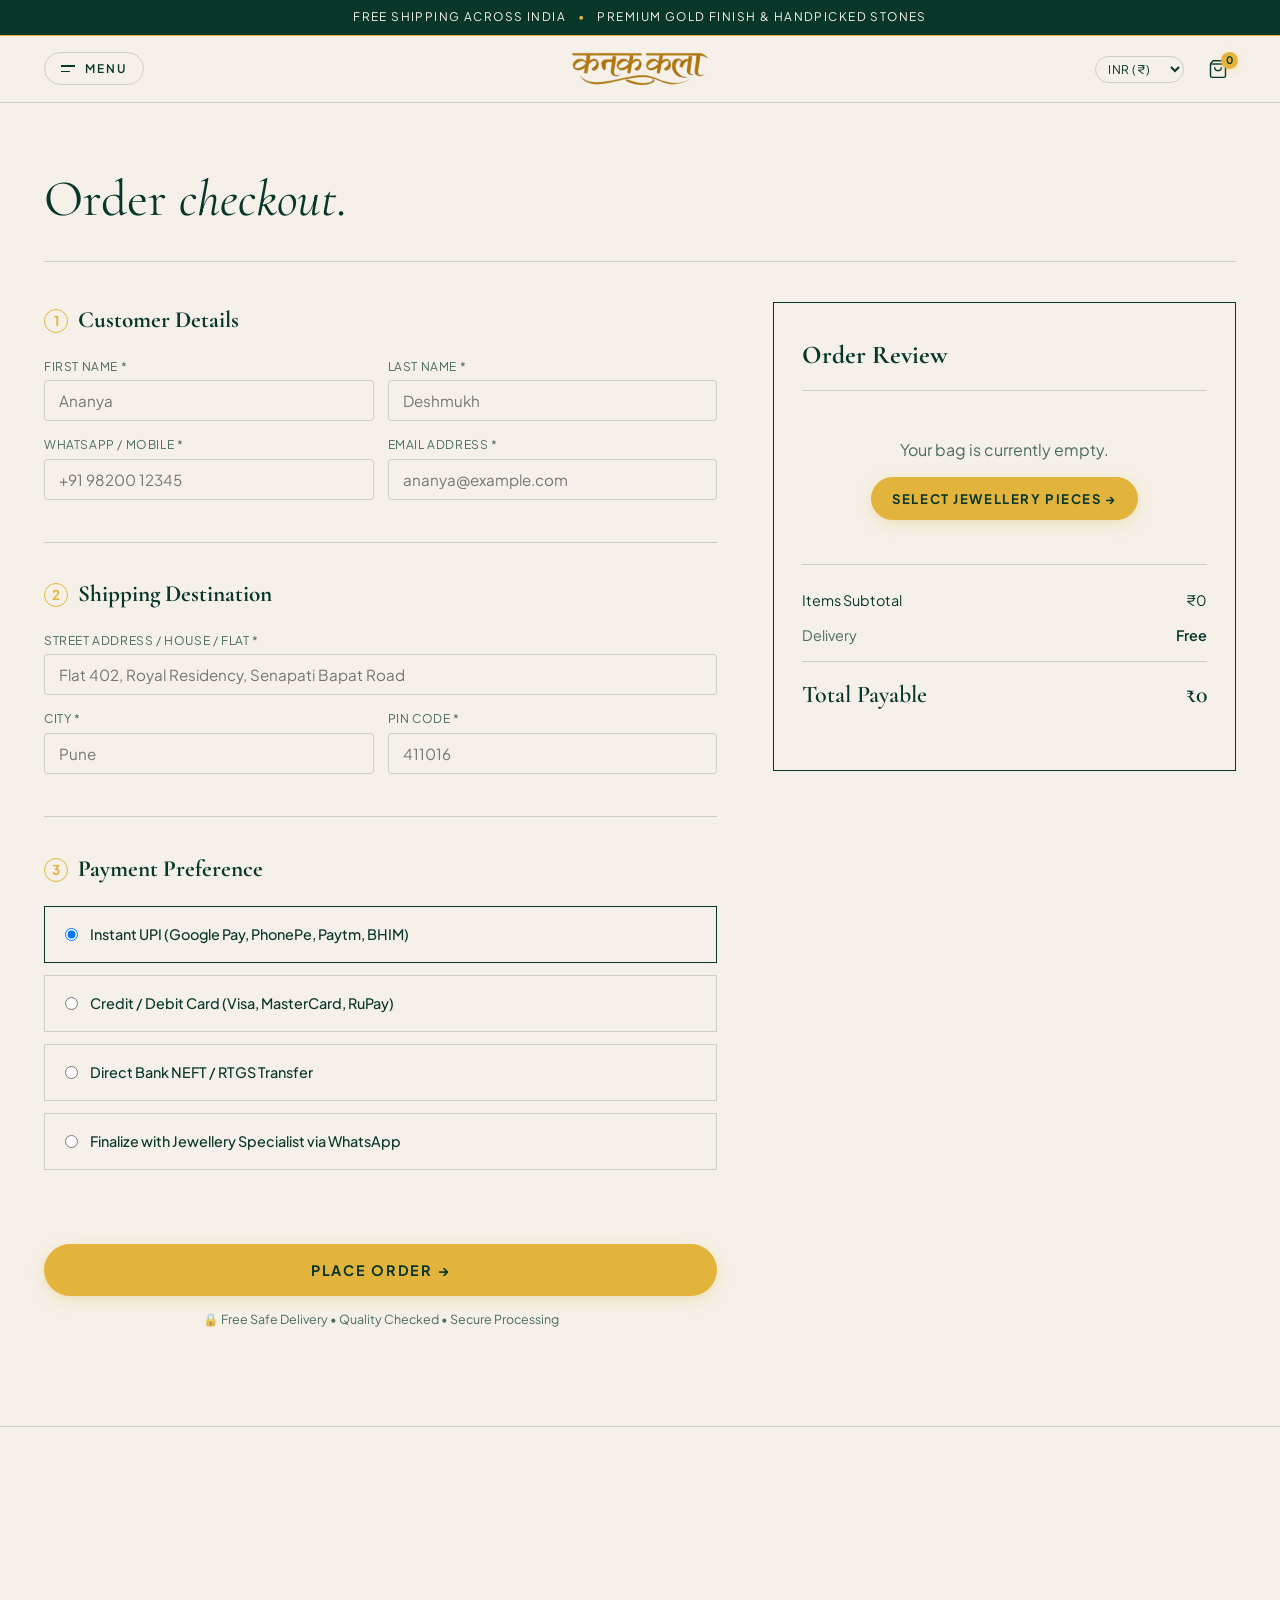
<file: checkout.html>
<!DOCTYPE html>
<html lang="en">
<head>
  <meta charset="UTF-8">
  <meta name="viewport" content="width=device-width, initial-scale=1.0">
  <title>Checkout | Kanak Jewellery</title>
  <meta name="description" content="Complete your order for handcrafted Maharashtrian heirloom jewellery. Secure insured delivery.">
  
  <link rel="icon" type="image/png" href="assets/images/kanak-kala-logo-transparent.png">
  <link rel="preconnect" href="https://fonts.googleapis.com">
  <link rel="preconnect" href="https://fonts.gstatic.com" crossorigin>
  <link href="https://fonts.googleapis.com/css2?family=Cormorant+Garamond:ital,wght@0,400;0,500;0,600;0,700;1,400;1,600&family=Plus+Jakarta+Sans:wght@400;500;600&display=swap" rel="stylesheet">
  
  <link rel="stylesheet" href="styles.css">
</head>
<body>

  <!-- Top Announcement -->
  <div class="top-announcement">
    <div class="announcement-content">
      <span>FREE SHIPPING ACROSS INDIA</span>
      <span class="announcement-sep">•</span>
      <span>PREMIUM GOLD FINISH &amp; HANDPICKED STONES</span>
    </div>
  </div>

  <!-- Header -->
  <header class="site-header">
    <div class="header-container">
      <div class="nav-left">
        <button class="menu-trigger-btn" id="menuToggleBtn" aria-label="Open full page menu">
          <span class="menu-trigger-icon" aria-hidden="true">
            <span class="bar bar-1"></span>
            <span class="bar bar-2"></span>
          </span>
          <span class="menu-trigger-label">MENU</span>
        </button>
      </div>

      <a href="index.html" class="brand-logo" aria-label="Kanak Jewellery Home">
        <img src="assets/images/kanak-kala-wordmark.png" alt="Kanak Kala" class="brand-logo-img">
      </a>

      <div class="nav-actions">
        <div class="currency-picker">
          <label for="currencySelect" class="sr-only">Currency</label>
          <select id="currencySelect">
            <option value="INR" selected>INR (₹)</option>
            <option value="USD">USD ($)</option>
            <option value="GBP">GBP (£)</option>
            <option value="AED">AED (د.إ)</option>
          </select>
        </div>

        <a href="cart.html" class="action-btn bag-btn" aria-label="Shopping Bag">
          <svg width="20" height="20" viewBox="0 0 24 24" fill="none" stroke="currentColor" stroke-width="1.7"><path d="M6 2L3 6v14a2 2 0 0 0 2 2h14a2 2 0 0 0 2-2V6l-3-4z"></path><line x1="3" y1="6" x2="21" y2="6"></line><path d="M16 10a4 4 0 0 1-8 0"></path></svg>
          <span class="action-badge" id="bagCountBadge">0</span>
        </a>
      </div>
    </div>
  </header>

  <!-- FULL PAGE EDITORIAL MENU -->
  <div class="full-page-menu" id="fullPageMenu" aria-hidden="true">
    <div class="fp-menu-inner">
      
      <!-- Top Bar of Menu -->
      <div class="fp-menu-header">
        <button class="fp-menu-close-btn" id="fpMenuCloseBtn" aria-label="Close menu">
          <span class="fp-close-icon">✕</span>
          <span class="fp-close-text">CLOSE</span>
        </button>

        <a href="index.html" class="fp-menu-brand" aria-label="Kanak Jewellery Home">
          <img src="assets/images/kanak-kala-wordmark.png" alt="Kanak Kala" class="fp-brand-img">
        </a>

        <div class="fp-header-meta">
          <span class="fp-location-tag">MUMBAI ATELIER</span>
          <a href="cart.html" class="fp-bag-link">
            BAG (<span class="fp-bag-count">0</span>)
          </a>
        </div>
      </div>

      <!-- Menu Breadcrumb Context Ribbon -->
      <div class="fp-menu-ribbon">
        <div class="fp-ribbon-content">
          <span>JEWELLERY DIRECTORY</span>
          <span class="fp-ribbon-sep">•</span>
          <span>TRADITIONAL GOLD FINISH DESIGNS</span>
          <span class="fp-ribbon-sep">•</span>
          <span>HANDCRAFTED IN MAHARASHTRA</span>
        </div>
      </div>

      <!-- Main Menu Content Grid -->
      <div class="fp-menu-body">
        
        <!-- Column 1: Editorial Main Navigation -->
        <nav class="fp-col fp-nav-col">
          <span class="fp-col-label">EXPLORE ATELIER</span>
          <ul class="fp-nav-list">
            <li class="fp-nav-item">
              <a href="index.html#maisons" class="fp-nav-link">
                <span class="fp-link-num">01</span>
                <span class="fp-link-title">All Collections</span>
                <span class="fp-link-sub">सर्व संग्रह • Heirloom Maisons</span>
              </a>
            </li>
            <li class="fp-nav-item">
              <a href="peshwai-ruby-nath.html" class="fp-nav-link">
                <span class="fp-link-num">02</span>
                <span class="fp-link-title">Peshwai Ruby Nath</span>
                <span class="fp-link-sub">पेशवाई नथ • Teardrop Ruby &amp; Gold</span>
              </a>
            </li>
            <li class="fp-nav-item">
              <a href="masoli-karnaful.html" class="fp-nav-link">
                <span class="fp-link-num">03</span>
                <span class="fp-link-title">Masoli Karnaful</span>
                <span class="fp-link-sub">मसोळी कर्णफुल • Minakari &amp; Pearls</span>
              </a>
            </li>
            <li class="fp-nav-item">
              <a href="vat-purnima-bangles.html" class="fp-nav-link">
                <span class="fp-link-num">04</span>
                <span class="fp-link-title">Vat Purnima Bangles</span>
                <span class="fp-link-sub">वटपौर्णिमा तोडे • Six-Piece Bridal Set</span>
              </a>
            </li>
            <li class="fp-nav-item">
              <a href="emerald-leaf-nath.html" class="fp-nav-link">
                <span class="fp-link-num">05</span>
                <span class="fp-link-title">Panna Ratna Vruksha Nath</span>
                <span class="fp-link-sub">पाचू नथ • Natural Emerald Petals</span>
              </a>
            </li>
            <li class="fp-nav-item">
              <a href="antique-padmarag-nath.html" class="fp-nav-link">
                <span class="fp-link-num">06</span>
                <span class="fp-link-title">Antique Padmarag Nath</span>
                <span class="fp-link-sub">पद्मराग नथ • White Pearl Drop</span>
              </a>
            </li>
            <li class="fp-nav-item">
              <a href="about.html" class="fp-nav-link">
                <span class="fp-link-num">07</span>
                <span class="fp-link-title">About Us • Founder's Story</span>
                <span class="fp-link-sub">संस्थापकाची गोष्ट • Our Heritage Journey</span>
              </a>
            </li>
            <li class="fp-nav-item">
              <a href="contact.html" class="fp-nav-link">
                <span class="fp-link-num">08</span>
                <span class="fp-link-title">Private Appointments</span>
                <span class="fp-link-sub">खास बैठक • Atelier Consultation</span>
              </a>
            </li>
          </ul>
        </nav>

        <!-- Column 2: Featured Heirlooms Spotlight -->
        <div class="fp-col fp-featured-col">
          <span class="fp-col-label">MASTERPIECE SPOTLIGHT</span>
          <div class="fp-spotlight-card">
            <div class="fp-spotlight-frame">
              <img src="assets/images/peshwai-ruby-gold-nath.jpg" alt="Peshwai Ruby Nath" class="fp-spotlight-img">
            </div>
            <div class="fp-spotlight-details">
              <span class="fp-spotlight-tag">GOLD POLISH • CLASSIC</span>
              <h3 class="fp-spotlight-title">Peshwai Ruby Nath</h3>
              <p class="fp-spotlight-desc">Maharashtrian clip-on piece with teardrop red stone and seed pearls.</p>
              <div class="fp-spotlight-price-row">
                <span class="fp-spotlight-price">₹18,500</span>
                <a href="peshwai-ruby-nath.html" class="btn-pill btn-pill-outline btn-sm">View Piece →</a>
              </div>
            </div>
          </div>
        </div>

        <!-- Column 3: Atelier Information & Direct Concierge -->
        <div class="fp-col fp-atelier-col">
          <span class="fp-col-label">OUR PROMISE</span>
          
          <div class="fp-info-block">
            <h4 class="fp-info-heading">Quality Guarantee</h4>
            <p class="fp-info-text">Every piece is handcrafted with premium gold finish, sparkling hand-set stones, and lustrous pearls.</p>
          </div>

          <div class="fp-info-block">
            <h4 class="fp-info-heading">WhatsApp Support &amp; Orders</h4>
            <p class="fp-info-text">Chat with us for styling guidance, custom queries, and urgent festive delivery.</p>
            <a href="https://wa.me/919152284091?text=Namaste%20Kanak%20Jewellery%2C%20I%20would%20like%20to%20inquire%20about%20your%20jewellery." target="_blank" rel="noopener" class="btn-pill btn-pill-primary btn-sm fp-wa-btn">
              Chat on WhatsApp →
            </a>
          </div>

          <div class="fp-info-block">
            <h4 class="fp-info-heading">Studio Address</h4>
            <p class="fp-info-text">Girgaon &amp; Dadar,<br>Mumbai, Maharashtra 400004</p>
          </div>

          <div class="fp-social-links">
            <a href="https://www.instagram.com/_kanak_kala" target="_blank" rel="noopener" class="fp-social-link">
              Instagram @_kanak_kala ↗
            </a>
          </div>
        </div>

      </div>

      <!-- Menu Footer -->
      <div class="fp-menu-footer">
        <span>© 2026 Kanak Jewellery (कनक कला). All rights reserved.</span>
        <span>Free Safe Delivery Across India</span>
      </div>

    </div>
  </div>

  <main class="checkout-page-main">
    <div class="catalog-container">
      
      <div class="cart-header">
        <h1 class="cart-title">Order <em>checkout</em>.</h1>
      </div>

      <div class="checkout-grid-layout">
        
        <!-- Left: Checkout Forms -->
        <div>
          <form id="fullCheckoutForm" onsubmit="window.kanakApp.handleFullCheckout(event)">
            
            <!-- Step 1: Contact Details -->
            <div class="checkout-section-block">
              <h2 class="checkout-step-title"><span class="checkout-step-num">1</span> Customer Details</h2>
              <div class="form-row">
                <div class="form-group">
                  <label for="coFirstName">First Name *</label>
                  <input type="text" id="coFirstName" required placeholder="Ananya">
                </div>
                <div class="form-group">
                  <label for="coLastName">Last Name *</label>
                  <input type="text" id="coLastName" required placeholder="Deshmukh">
                </div>
              </div>
              <div class="form-row">
                <div class="form-group">
                  <label for="coPhone">WhatsApp / Mobile *</label>
                  <input type="tel" id="coPhone" required placeholder="+91 98200 12345">
                </div>
                <div class="form-group">
                  <label for="coEmail">Email Address *</label>
                  <input type="email" id="coEmail" required placeholder="ananya@example.com">
                </div>
              </div>
            </div>

            <!-- Step 2: Delivery Address -->
            <div class="checkout-section-block">
              <h2 class="checkout-step-title"><span class="checkout-step-num">2</span> Shipping Destination</h2>
              <div class="form-group">
                <label for="coAddress">Street Address / House / Flat *</label>
                <input type="text" id="coAddress" required placeholder="Flat 402, Royal Residency, Senapati Bapat Road">
              </div>
              <div class="form-row">
                <div class="form-group">
                  <label for="coCity">City *</label>
                  <input type="text" id="coCity" required placeholder="Pune">
                </div>
                <div class="form-group">
                  <label for="coPin">PIN Code *</label>
                  <input type="text" id="coPin" required placeholder="411016">
                </div>
              </div>
            </div>

            <!-- Step 3: Payment Preference -->
            <div class="checkout-section-block" style="border-bottom: none;">
              <h2 class="checkout-step-title"><span class="checkout-step-num">3</span> Payment Preference</h2>
              
              <label class="payment-radio-box active">
                <input type="radio" name="paymentMethod" value="upi" checked>
                <span class="payment-radio-label">Instant UPI (Google Pay, PhonePe, Paytm, BHIM)</span>
              </label>

              <label class="payment-radio-box">
                <input type="radio" name="paymentMethod" value="card">
                <span class="payment-radio-label">Credit / Debit Card (Visa, MasterCard, RuPay)</span>
              </label>

              <label class="payment-radio-box">
                <input type="radio" name="paymentMethod" value="bank">
                <span class="payment-radio-label">Direct Bank NEFT / RTGS Transfer</span>
              </label>

              <label class="payment-radio-box">
                <input type="radio" name="paymentMethod" value="whatsapp">
                <span class="payment-radio-label">Finalize with Jewellery Specialist via WhatsApp</span>
              </label>
            </div>

            <button type="submit" class="btn-pill btn-pill-primary btn-block" style="font-size: 0.9rem; padding: 16px;">
              Place Order →
            </button>
            <p style="font-size: 0.78rem; color: var(--c-text-muted); text-align: center; margin-top: 14px;">
              🔒 Free Safe Delivery • Quality Checked • Secure Processing
            </p>

          </form>
        </div>

        <!-- Right: Order Review Sticky Box -->
        <div>
          <div class="checkout-review-card">
            <h3 class="cart-summary-title">Order Review</h3>
            
            <div class="review-items-list" id="checkoutReviewItems">
              <!-- Populated via JavaScript -->
            </div>

            <div class="cart-calc-row">
              <span>Items Subtotal</span>
              <span id="checkoutReviewSubtotal">₹0</span>
            </div>
            <div class="cart-calc-row muted">
              <span>Delivery</span>
              <span style="color: var(--c-30); font-weight: 600;">Free</span>
            </div>
            <div class="cart-calc-row total">
              <span>Total Payable</span>
              <span id="checkoutReviewTotal">₹0</span>
            </div>
          </div>
        </div>

      </div>

    </div>
  </main>

  <!-- Footer -->
  <footer class="site-footer">
    <div class="footer-container">
      <div class="footer-brand-col">
        <a href="index.html" aria-label="Kanak Jewellery Home">
          <img src="assets/images/kanak-kala-wordmark.png" alt="Kanak Kala" class="footer-logo-img">
        </a>
        <p class="footer-bio">Handcrafted traditional Maharashtrian jewellery. Rich gold polish, classic motifs, and lightweight comfort.</p>
      </div>

      <div class="footer-col">
        <h4 class="footer-title">Our Promise</h4>
        <ul class="footer-links">
          <li><span>Quality Checked</span></li>
          <li><span>Hand-Set Stones</span></li>
          <li><span>Free Delivery Across India</span></li>
        </ul>
      </div>

      <div class="footer-col">
        <h4 class="footer-title">Customer Care</h4>
        <ul class="footer-links">
          <li><a href="contact.html">Customer Support</a></li>
          <li><a href="https://wa.me/919152284091" target="_blank" rel="noopener noreferrer">WhatsApp: +91 91522 84091</a></li>
          <li><span>Instagram: @_kanak_kala</span></li>
        </ul>
      </div>

      <div class="footer-col">
        <h4 class="footer-title">About Kanak</h4>
        <ul class="footer-links">
          <li><a href="about.html">Founder's Story</a></li>
          <li><span>Maharashtra, India</span></li>
          <li><a href="contact.html">Contact Us</a></li>
        </ul>
      </div>
    </div>

    <div class="footer-bottom">
      <div class="footer-bottom-container">
        <span>&copy; 2026 Kanak Jewellery.</span>
        <span>Made with love, worn with pride.</span>
      </div>
    </div>
  </footer>

  <div class="toast-notification" id="toastNotification"><span class="toast-message" id="toastMessage"></span></div>

  <script src="app.js"></script>
  <script>
    document.addEventListener('DOMContentLoaded', () => {
      if (window.kanakApp && window.kanakApp.renderCheckoutPage) {
        window.kanakApp.renderCheckoutPage();
      }
    });
  </script>
</body>
</html>
</file>
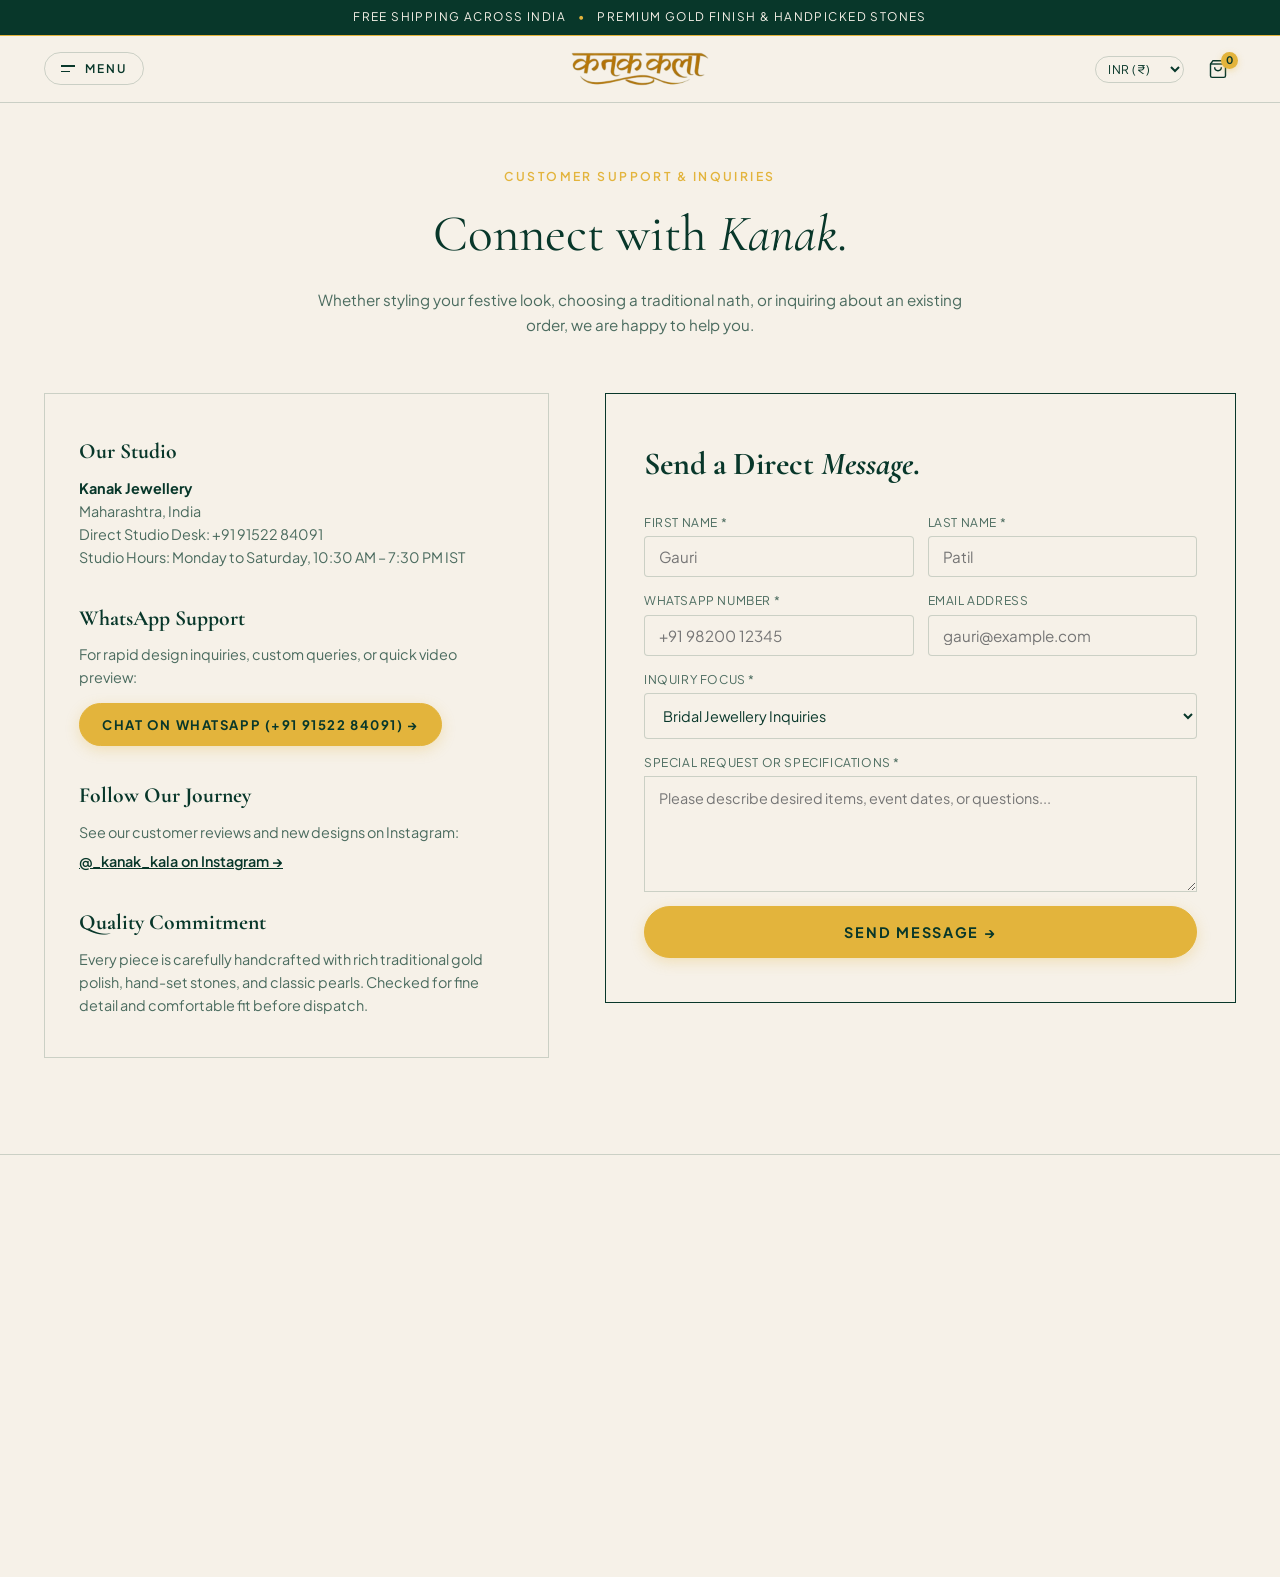
<file: contact.html>
<!DOCTYPE html>
<html lang="en">
<head>
  <meta charset="UTF-8">
  <meta name="viewport" content="width=device-width, initial-scale=1.0">
  <title>Contact &amp; Private Atelier Appointments | Kanak Jewellery</title>
  <meta name="description" content="Connect with the master artisans at Kanak Jewellery. Schedule a bespoke bridal appointment or contact our WhatsApp concierge in Maharashtra, India.">
  
  <link rel="icon" type="image/png" href="assets/images/kanak-kala-logo-transparent.png">
  <link rel="preconnect" href="https://fonts.googleapis.com">
  <link rel="preconnect" href="https://fonts.gstatic.com" crossorigin>
  <link href="https://fonts.googleapis.com/css2?family=Cormorant+Garamond:ital,wght@0,400;0,500;0,600;0,700;1,400;1,600&family=Plus+Jakarta+Sans:wght@400;500;600&display=swap" rel="stylesheet">
  
  <link rel="stylesheet" href="styles.css">
</head>
<body>

  <!-- Top Announcement -->
  <div class="top-announcement">
    <div class="announcement-content">
      <span>FREE SHIPPING ACROSS INDIA</span>
      <span class="announcement-sep">•</span>
      <span>PREMIUM GOLD FINISH &amp; HANDPICKED STONES</span>
    </div>
  </div>

  <!-- Header -->
  <header class="site-header">
    <div class="header-container">
      <div class="nav-left">
        <button class="menu-trigger-btn" id="menuToggleBtn" aria-label="Open full page menu">
          <span class="menu-trigger-icon" aria-hidden="true">
            <span class="bar bar-1"></span>
            <span class="bar bar-2"></span>
          </span>
          <span class="menu-trigger-label">MENU</span>
        </button>
      </div>

      <a href="index.html" class="brand-logo" aria-label="Kanak Jewellery Home">
        <img src="assets/images/kanak-kala-wordmark.png" alt="Kanak Kala" class="brand-logo-img">
      </a>

      <div class="nav-actions">
        <div class="currency-picker">
          <label for="currencySelect" class="sr-only">Currency</label>
          <select id="currencySelect">
            <option value="INR" selected>INR (₹)</option>
            <option value="USD">USD ($)</option>
            <option value="GBP">GBP (£)</option>
            <option value="AED">AED (د.إ)</option>
          </select>
        </div>

        <a href="cart.html" class="action-btn bag-btn" aria-label="Shopping Bag">
          <svg width="20" height="20" viewBox="0 0 24 24" fill="none" stroke="currentColor" stroke-width="1.7"><path d="M6 2L3 6v14a2 2 0 0 0 2 2h14a2 2 0 0 0 2-2V6l-3-4z"></path><line x1="3" y1="6" x2="21" y2="6"></line><path d="M16 10a4 4 0 0 1-8 0"></path></svg>
          <span class="action-badge" id="bagCountBadge">0</span>
        </a>
      </div>
    </div>
  </header>

  <!-- FULL PAGE EDITORIAL MENU -->
  <div class="full-page-menu" id="fullPageMenu" aria-hidden="true">
    <div class="fp-menu-inner">
      
      <!-- Top Bar of Menu -->
      <div class="fp-menu-header">
        <button class="fp-menu-close-btn" id="fpMenuCloseBtn" aria-label="Close menu">
          <span class="fp-close-icon">✕</span>
          <span class="fp-close-text">CLOSE</span>
        </button>

        <a href="index.html" class="fp-menu-brand" aria-label="Kanak Jewellery Home">
          <img src="assets/images/kanak-kala-wordmark.png" alt="Kanak Kala" class="fp-brand-img">
        </a>

        <div class="fp-header-meta">
          <span class="fp-location-tag">MUMBAI ATELIER</span>
          <a href="cart.html" class="fp-bag-link">
            BAG (<span class="fp-bag-count">0</span>)
          </a>
        </div>
      </div>

      <!-- Menu Breadcrumb Context Ribbon -->
      <div class="fp-menu-ribbon">
        <div class="fp-ribbon-content">
          <span>JEWELLERY DIRECTORY</span>
          <span class="fp-ribbon-sep">•</span>
          <span>TRADITIONAL GOLD FINISH DESIGNS</span>
          <span class="fp-ribbon-sep">•</span>
          <span>HANDCRAFTED IN MAHARASHTRA</span>
        </div>
      </div>

      <!-- Main Menu Content Grid -->
      <div class="fp-menu-body">
        
        <!-- Column 1: Editorial Main Navigation -->
        <nav class="fp-col fp-nav-col">
          <span class="fp-col-label">EXPLORE ATELIER</span>
          <ul class="fp-nav-list">
            <li class="fp-nav-item">
              <a href="index.html#maisons" class="fp-nav-link">
                <span class="fp-link-num">01</span>
                <span class="fp-link-title">All Collections</span>
                <span class="fp-link-sub">सर्व संग्रह • Heirloom Maisons</span>
              </a>
            </li>
            <li class="fp-nav-item">
              <a href="peshwai-ruby-nath.html" class="fp-nav-link">
                <span class="fp-link-num">02</span>
                <span class="fp-link-title">Peshwai Ruby Nath</span>
                <span class="fp-link-sub">पेशवाई नथ • Teardrop Ruby &amp; Gold</span>
              </a>
            </li>
            <li class="fp-nav-item">
              <a href="masoli-karnaful.html" class="fp-nav-link">
                <span class="fp-link-num">03</span>
                <span class="fp-link-title">Masoli Karnaful</span>
                <span class="fp-link-sub">मसोळी कर्णफुल • Minakari &amp; Pearls</span>
              </a>
            </li>
            <li class="fp-nav-item">
              <a href="vat-purnima-bangles.html" class="fp-nav-link">
                <span class="fp-link-num">04</span>
                <span class="fp-link-title">Vat Purnima Bangles</span>
                <span class="fp-link-sub">वटपौर्णिमा तोडे • Six-Piece Bridal Set</span>
              </a>
            </li>
            <li class="fp-nav-item">
              <a href="emerald-leaf-nath.html" class="fp-nav-link">
                <span class="fp-link-num">05</span>
                <span class="fp-link-title">Panna Ratna Vruksha Nath</span>
                <span class="fp-link-sub">पाचू नथ • Natural Emerald Petals</span>
              </a>
            </li>
            <li class="fp-nav-item">
              <a href="antique-padmarag-nath.html" class="fp-nav-link">
                <span class="fp-link-num">06</span>
                <span class="fp-link-title">Antique Padmarag Nath</span>
                <span class="fp-link-sub">पद्मराग नथ • White Pearl Drop</span>
              </a>
            </li>
            <li class="fp-nav-item">
              <a href="about.html" class="fp-nav-link">
                <span class="fp-link-num">07</span>
                <span class="fp-link-title">About Us • Founder's Story</span>
                <span class="fp-link-sub">संस्थापकाची गोष्ट • Our Heritage Journey</span>
              </a>
            </li>
            <li class="fp-nav-item">
              <a href="contact.html" class="fp-nav-link active">
                <span class="fp-link-num">08</span>
                <span class="fp-link-title">Private Appointments</span>
                <span class="fp-link-sub">खास बैठक • Atelier Consultation</span>
              </a>
            </li>
          </ul>
        </nav>

        <!-- Column 2: Featured Heirlooms Spotlight -->
        <div class="fp-col fp-featured-col">
          <span class="fp-col-label">MASTERPIECE SPOTLIGHT</span>
          <div class="fp-spotlight-card">
            <div class="fp-spotlight-frame">
              <img src="assets/images/peshwai-ruby-gold-nath.jpg" alt="Peshwai Ruby Nath" class="fp-spotlight-img">
            </div>
            <div class="fp-spotlight-details">
              <span class="fp-spotlight-tag">GOLD POLISH • CLASSIC</span>
              <h3 class="fp-spotlight-title">Peshwai Ruby Nath</h3>
              <p class="fp-spotlight-desc">Maharashtrian clip-on piece with teardrop red stone and seed pearls.</p>
              <div class="fp-spotlight-price-row">
                <span class="fp-spotlight-price">₹18,500</span>
                <a href="peshwai-ruby-nath.html" class="btn-pill btn-pill-outline btn-sm">View Piece →</a>
              </div>
            </div>
          </div>
        </div>

        <!-- Column 3: Atelier Information & Direct Concierge -->
        <div class="fp-col fp-atelier-col">
          <span class="fp-col-label">OUR PROMISE</span>
          
          <div class="fp-info-block">
            <h4 class="fp-info-heading">Quality Guarantee</h4>
            <p class="fp-info-text">Every piece is handcrafted with premium gold finish, sparkling hand-set stones, and lustrous pearls.</p>
          </div>

          <div class="fp-info-block">
            <h4 class="fp-info-heading">WhatsApp Support &amp; Orders</h4>
            <p class="fp-info-text">Chat with us for styling guidance, custom queries, and urgent festive delivery.</p>
            <a href="https://wa.me/919152284091?text=Namaste%20Kanak%20Jewellery%2C%20I%20would%20like%20to%20inquire%20about%20your%20jewellery." target="_blank" rel="noopener" class="btn-pill btn-pill-primary btn-sm fp-wa-btn">
              Chat on WhatsApp →
            </a>
          </div>

          <div class="fp-info-block">
            <h4 class="fp-info-heading">Studio Address</h4>
            <p class="fp-info-text">Girgaon &amp; Dadar,<br>Mumbai, Maharashtra 400004</p>
          </div>

          <div class="fp-social-links">
            <a href="https://www.instagram.com/_kanak_kala" target="_blank" rel="noopener" class="fp-social-link">
              Instagram @_kanak_kala ↗
            </a>
          </div>
        </div>

      </div>

      <!-- Menu Footer -->
      <div class="fp-menu-footer">
        <span>© 2026 Kanak Jewellery (कनक कला). All rights reserved.</span>
        <span>Free Safe Delivery Across India</span>
      </div>

    </div>
  </div>

  <main class="contact-page-main">
    <div class="catalog-container">
      
      <div class="contact-header">
        <div class="contact-subtitle">CUSTOMER SUPPORT &amp; INQUIRIES</div>
        <h1 class="contact-title">Connect with <em>Kanak</em>.</h1>
        <p style="font-size: 0.95rem; color: var(--c-text-muted); margin-top: 12px; line-height: 1.6;">
          Whether styling your festive look, choosing a traditional nath, or inquiring about an existing order, we are happy to help you.
        </p>
      </div>

      <div class="contact-grid-layout">
        
        <!-- Left: Atelier Information -->
        <div class="contact-details-col">
          <div class="contact-info-block">
            <h3>Our Studio</h3>
            <p>
              <strong>Kanak Jewellery</strong><br>
              Maharashtra, India<br>
              Direct Studio Desk: +91 91522 84091<br>
              Studio Hours: Monday to Saturday, 10:30 AM – 7:30 PM IST
            </p>
          </div>

          <div class="contact-info-block">
            <h3>WhatsApp Support</h3>
            <p>
              For rapid design inquiries, custom queries, or quick video preview:
            </p>
            <p style="margin-top: 8px;">
              <a href="https://wa.me/919152284091?text=Namaskar%20Kanak%20Jewellery,%20I%20would%20like%20to%20inquire%20about%20your%20jewellery." 
                 target="_blank" 
                 rel="noopener noreferrer" 
                 class="btn-pill btn-pill-primary" 
                 style="display: inline-flex; margin-top: 6px; padding: 10px 22px; font-size: 0.82rem;">
                Chat on WhatsApp (+91 91522 84091) →
              </a>
            </p>
          </div>

          <div class="contact-info-block">
            <h3>Follow Our Journey</h3>
            <p>
              See our customer reviews and new designs on Instagram:
            </p>
            <p style="margin-top: 6px;">
              <a href="https://instagram.com/_kanak_kala" target="_blank" rel="noopener noreferrer" style="color: var(--c-30); font-weight: 600; text-decoration: underline;">
                @_kanak_kala on Instagram →
              </a>
            </p>
          </div>

          <div class="contact-info-block">
            <h3>Quality Commitment</h3>
            <p>
              Every piece is carefully handcrafted with rich traditional gold polish, hand-set stones, and classic pearls. Checked for fine detail and comfortable fit before dispatch.
            </p>
          </div>
        </div>

        <!-- Right: Inquiry Form -->
        <div class="contact-form-col">
          <h2 class="contact-form-title">Send a Direct <em>Message</em>.</h2>

          <div id="contactFormStatus" style="display: none; padding: 16px 20px; background-color: var(--c-60); border: 1px solid var(--c-10); margin-bottom: 24px;">
            <p style="color: var(--c-30); font-weight: 600; margin: 0; font-size: 0.95rem;" id="contactStatusText">
              Thank you. Your message has been received. We will respond within 4 hours during business hours.
            </p>
          </div>

          <form id="contactForm" onsubmit="handleContactSubmit(event)">
            <div class="form-row">
              <div class="form-group">
                <label for="contactFirstName">First Name *</label>
                <input type="text" id="contactFirstName" required placeholder="Gauri">
              </div>
              <div class="form-group">
                <label for="contactLastName">Last Name *</label>
                <input type="text" id="contactLastName" required placeholder="Patil">
              </div>
            </div>

            <div class="form-row">
              <div class="form-group">
                <label for="contactPhone">WhatsApp Number *</label>
                <input type="tel" id="contactPhone" required placeholder="+91 98200 12345">
              </div>
              <div class="form-group">
                <label for="contactEmail">Email Address</label>
                <input type="email" id="contactEmail" placeholder="gauri@example.com">
              </div>
            </div>

            <div class="form-group">
              <label for="contactSubject">Inquiry Focus *</label>
              <select id="contactSubject" style="width: 100%; padding: 12px 14px; border: 1px solid var(--c-border); background: var(--c-60); color: var(--c-text); font-family: inherit; font-size: 0.9rem;">
                <option value="Bridal Trousseau">Bridal Jewellery Inquiries</option>
                <option value="Custom Nath Consultation">Traditional Nath Selection</option>
                <option value="Earrings & Bangles">Masoli Karnaful &amp; Vat Purnima Sets</option>
                <option value="Order Tracking">Existing Order Status</option>
                <option value="General">General Inquiry</option>
              </select>
            </div>

            <div class="form-group">
              <label for="contactMessage">Special Request or Specifications *</label>
              <textarea id="contactMessage" rows="5" required placeholder="Please describe desired items, event dates, or questions..." style="width: 100%; padding: 12px 14px; border: 1px solid var(--c-border); background: var(--c-60); color: var(--c-text); font-family: inherit; font-size: 0.9rem; resize: vertical;"></textarea>
            </div>

            <button type="submit" class="btn-pill btn-pill-primary btn-block" style="padding: 16px; font-size: 0.9rem;">
              Send Message →
            </button>
          </form>

        </div>

      </div>

    </div>
  </main>

  <!-- Footer -->
  <footer class="site-footer">
    <div class="footer-container">
      <div class="footer-brand-col">
        <a href="index.html" aria-label="Kanak Jewellery Home">
          <img src="assets/images/kanak-kala-wordmark.png" alt="Kanak Kala" class="footer-logo-img">
        </a>
        <p class="footer-bio">Handcrafted traditional Maharashtrian jewellery. Rich gold polish, classic motifs, and lightweight comfort.</p>
      </div>

      <div class="footer-col">
        <h4 class="footer-title">Our Collections</h4>
        <ul class="footer-links">
          <li><a href="peshwai-ruby-nath.html">Peshwai Naths</a></li>
          <li><a href="masoli-karnaful.html">Masoli Karnaful</a></li>
          <li><a href="vat-purnima-bangles.html">Bridal Bangles</a></li>
          <li><a href="emerald-leaf-nath.html">Kundan &amp; Panna</a></li>
          <li><a href="antique-padmarag-nath.html">Mukta Chhatra Nath</a></li>
        </ul>
      </div>

      <div class="footer-col">
        <h4 class="footer-title">Customer Care</h4>
        <ul class="footer-links">
          <li><a href="cart.html">Shopping Bag</a></li>
          <li><a href="contact.html">Customer Support</a></li>
          <li><a href="https://wa.me/919152284091" target="_blank" rel="noopener noreferrer">WhatsApp Support</a></li>
          <li><span>Free Shipping Across India</span></li>
        </ul>
      </div>

      <div class="footer-col">
        <h4 class="footer-title">About Kanak</h4>
        <ul class="footer-links">
          <li><a href="about.html">Founder's Story</a></li>
          <li><span>Maharashtra, India</span></li>
          <li><span>WhatsApp: +91 91522 84091</span></li>
          <li><a href="https://instagram.com/_kanak_kala" target="_blank" rel="noopener noreferrer">@_kanak_kala</a></li>
          <li><a href="contact.html">Contact Us</a></li>
        </ul>
      </div>
    </div>

    <div class="footer-bottom">
      <div class="footer-bottom-container">
        <span>&copy; 2026 Kanak Jewellery.</span>
        <span>Made with love, worn with pride.</span>
      </div>
    </div>
  </footer>

  <div class="toast-notification" id="toastNotification"><span class="toast-message" id="toastMessage"></span></div>

  <script src="app.js"></script>
  <script>
    function handleContactSubmit(e) {
      e.preventDefault();
      const name = document.getElementById('contactFirstName').value.trim();
      const phone = document.getElementById('contactPhone').value.trim();
      const subject = document.getElementById('contactSubject').value;
      
      const statusBox = document.getElementById('contactFormStatus');
      const statusText = document.getElementById('contactStatusText');
      if (statusBox && statusText) {
        statusText.innerHTML = `<strong>Namaskar ${name}.</strong> Thank you for reaching out regarding <em>${subject}</em>. Our team will contact you on WhatsApp at ${phone}.`;
        statusBox.style.display = 'block';
        statusBox.scrollIntoView({ behavior: 'smooth', block: 'nearest' });
      }

      const form = document.getElementById('contactForm');
      if (form) form.reset();
    }
  </script>
</body>
</html>
</file>
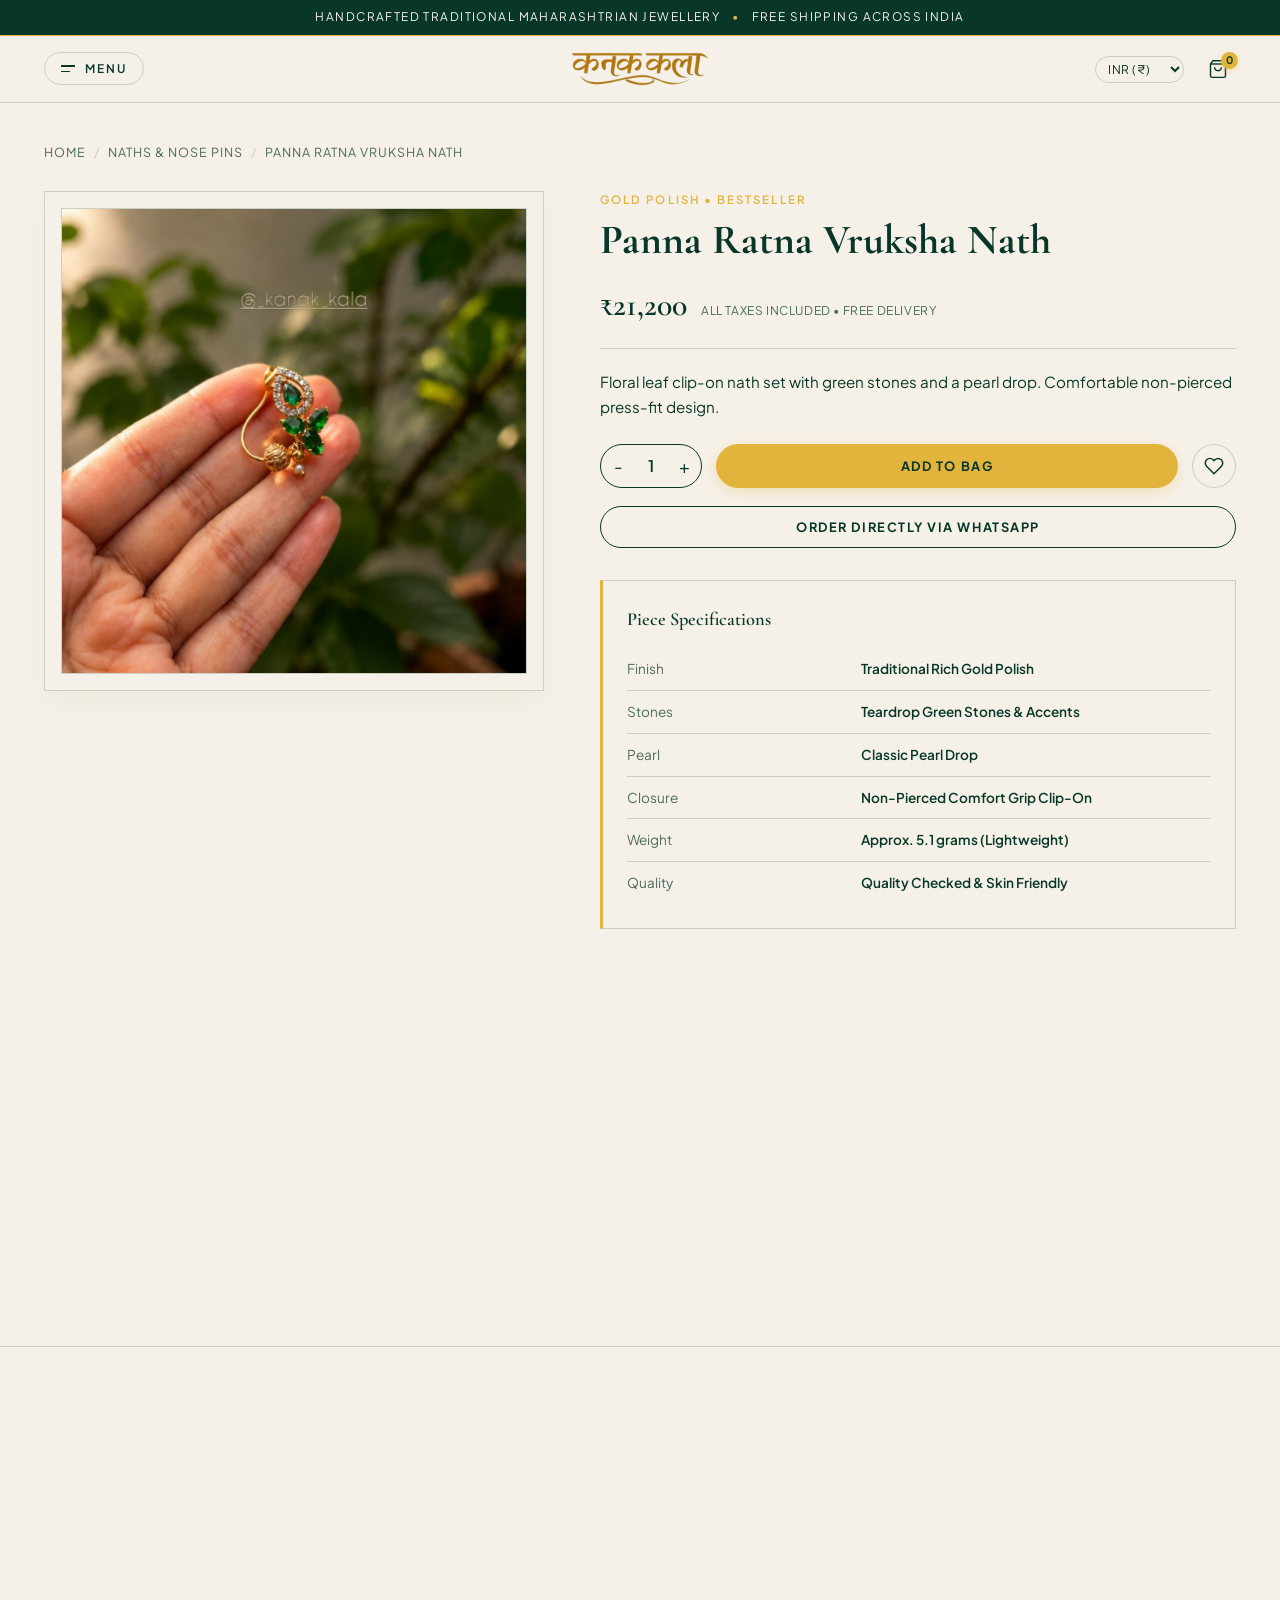
<file: emerald-leaf-nath.html>
<!DOCTYPE html>
<html lang="en">
<head>
  <meta charset="UTF-8">
  <meta name="viewport" content="width=device-width, initial-scale=1.0">
  <title>Panna Ratna Vruksha Nath | Kanak Jewellery</title>
  <meta name="description" content="Floral leaf clip-on nath set with green stones and pearl drop in rich gold finish.">
  
  <link rel="icon" type="image/png" href="assets/images/kanak-kala-logo-transparent.png">
  <link rel="preconnect" href="https://fonts.googleapis.com">
  <link rel="preconnect" href="https://fonts.gstatic.com" crossorigin>
  <link href="https://fonts.googleapis.com/css2?family=Cormorant+Garamond:wght@400;500;600;700&family=Plus+Jakarta+Sans:wght@400;500;600&display=swap" rel="stylesheet">
  
  <link rel="stylesheet" href="styles.css">
</head>
<body>

  <!-- Top Announcement -->
  <div class="top-announcement">
    <div class="announcement-content">
      <span>Handcrafted Traditional Maharashtrian Jewellery</span>
      <span class="announcement-sep">•</span>
      <span>Free Shipping Across India</span>
    </div>
  </div>

  <!-- Header -->
  <header class="site-header">
    <div class="header-container">
      <div class="nav-left">
        <button class="menu-trigger-btn" id="menuToggleBtn" aria-label="Open full page menu">
          <span class="menu-trigger-icon" aria-hidden="true">
            <span class="bar bar-1"></span>
            <span class="bar bar-2"></span>
          </span>
          <span class="menu-trigger-label">MENU</span>
        </button>
      </div>

      <a href="index.html" class="brand-logo" aria-label="Kanak Jewellery Home">
        <img src="assets/images/kanak-kala-wordmark.png" alt="Kanak Kala" class="brand-logo-img">
      </a>

      <div class="nav-actions">
        <div class="currency-picker">
          <label for="currencySelect" class="sr-only">Currency</label>
          <select id="currencySelect">
            <option value="INR" selected>INR (₹)</option>
            <option value="USD">USD ($)</option>
            <option value="GBP">GBP (£)</option>
            <option value="AED">AED (د.إ)</option>
          </select>
        </div>

        <a href="cart.html" class="action-btn bag-btn" aria-label="Shopping Bag">
          <svg width="20" height="20" viewBox="0 0 24 24" fill="none" stroke="currentColor" stroke-width="1.7"><path d="M6 2L3 6v14a2 2 0 0 0 2 2h14a2 2 0 0 0 2-2V6l-3-4z"></path><line x1="3" y1="6" x2="21" y2="6"></line><path d="M16 10a4 4 0 0 1-8 0"></path></svg>
          <span class="action-badge" id="bagCountBadge">0</span>
        </a>
      </div>
    </div>
  </header>

  <!-- FULL PAGE EDITORIAL MENU -->
  <div class="full-page-menu" id="fullPageMenu" aria-hidden="true">
    <div class="fp-menu-inner">
      
      <!-- Top Bar of Menu -->
      <div class="fp-menu-header">
        <button class="fp-menu-close-btn" id="fpMenuCloseBtn" aria-label="Close menu">
          <span class="fp-close-icon">✕</span>
          <span class="fp-close-text">CLOSE</span>
        </button>

        <a href="index.html" class="fp-menu-brand" aria-label="Kanak Jewellery Home">
          <img src="assets/images/kanak-kala-wordmark.png" alt="Kanak Kala" class="fp-brand-img">
        </a>

        <div class="fp-header-meta">
          <span class="fp-location-tag">MUMBAI ATELIER</span>
          <a href="cart.html" class="fp-bag-link">
            BAG (<span class="fp-bag-count">0</span>)
          </a>
        </div>
      </div>

      <!-- Menu Breadcrumb Context Ribbon -->
      <div class="fp-menu-ribbon">
        <div class="fp-ribbon-content">
          <span>JEWELLERY DIRECTORY</span>
          <span class="fp-ribbon-sep">•</span>
          <span>TRADITIONAL GOLD FINISH DESIGNS</span>
          <span class="fp-ribbon-sep">•</span>
          <span>HANDCRAFTED IN MAHARASHTRA</span>
        </div>
      </div>

      <!-- Main Menu Content Grid -->
      <div class="fp-menu-body">
        
        <!-- Column 1: Editorial Main Navigation -->
        <nav class="fp-col fp-nav-col">
          <span class="fp-col-label">EXPLORE ATELIER</span>
          <ul class="fp-nav-list">
            <li class="fp-nav-item">
              <a href="index.html#maisons" class="fp-nav-link">
                <span class="fp-link-num">01</span>
                <span class="fp-link-title">All Collections</span>
                <span class="fp-link-sub">सर्व संग्रह • Heirloom Maisons</span>
              </a>
            </li>
            <li class="fp-nav-item">
              <a href="peshwai-ruby-nath.html" class="fp-nav-link">
                <span class="fp-link-num">02</span>
                <span class="fp-link-title">Peshwai Ruby Nath</span>
                <span class="fp-link-sub">पेशवाई नथ • Teardrop Ruby &amp; Gold</span>
              </a>
            </li>
            <li class="fp-nav-item">
              <a href="masoli-karnaful.html" class="fp-nav-link">
                <span class="fp-link-num">03</span>
                <span class="fp-link-title">Masoli Karnaful</span>
                <span class="fp-link-sub">मसोळी कर्णफुल • Minakari &amp; Pearls</span>
              </a>
            </li>
            <li class="fp-nav-item">
              <a href="vat-purnima-bangles.html" class="fp-nav-link">
                <span class="fp-link-num">04</span>
                <span class="fp-link-title">Vat Purnima Bangles</span>
                <span class="fp-link-sub">वटपौर्णिमा तोडे • Six-Piece Bridal Set</span>
              </a>
            </li>
            <li class="fp-nav-item">
              <a href="emerald-leaf-nath.html" class="fp-nav-link">
                <span class="fp-link-num">05</span>
                <span class="fp-link-title">Panna Ratna Vruksha Nath</span>
                <span class="fp-link-sub">पाचू नथ • Natural Emerald Petals</span>
              </a>
            </li>
            <li class="fp-nav-item">
              <a href="antique-padmarag-nath.html" class="fp-nav-link">
                <span class="fp-link-num">06</span>
                <span class="fp-link-title">Antique Padmarag Nath</span>
                <span class="fp-link-sub">पद्मराग नथ • White Pearl Drop</span>
              </a>
            </li>
            <li class="fp-nav-item">
              <a href="about.html" class="fp-nav-link">
                <span class="fp-link-num">07</span>
                <span class="fp-link-title">About Us • Founder's Story</span>
                <span class="fp-link-sub">संस्थापकाची गोष्ट • Our Heritage Journey</span>
              </a>
            </li>
            <li class="fp-nav-item">
              <a href="contact.html" class="fp-nav-link">
                <span class="fp-link-num">08</span>
                <span class="fp-link-title">Private Appointments</span>
                <span class="fp-link-sub">खास बैठक • Atelier Consultation</span>
              </a>
            </li>
          </ul>
        </nav>

        <!-- Column 2: Featured Heirlooms Spotlight -->
        <div class="fp-col fp-featured-col">
          <span class="fp-col-label">MASTERPIECE SPOTLIGHT</span>
          <div class="fp-spotlight-card">
            <div class="fp-spotlight-frame">
              <img src="assets/images/peshwai-ruby-gold-nath.jpg" alt="Peshwai Ruby Nath" class="fp-spotlight-img">
            </div>
            <div class="fp-spotlight-details">
              <span class="fp-spotlight-tag">GOLD POLISH • CLASSIC</span>
              <h3 class="fp-spotlight-title">Peshwai Ruby Nath</h3>
              <p class="fp-spotlight-desc">Maharashtrian clip-on piece with teardrop red stone and seed pearls.</p>
              <div class="fp-spotlight-price-row">
                <span class="fp-spotlight-price">₹18,500</span>
                <a href="peshwai-ruby-nath.html" class="btn-pill btn-pill-outline btn-sm">View Piece →</a>
              </div>
            </div>
          </div>
        </div>

        <!-- Column 3: Atelier Information & Direct Concierge -->
        <div class="fp-col fp-atelier-col">
          <span class="fp-col-label">OUR PROMISE</span>
          
          <div class="fp-info-block">
            <h4 class="fp-info-heading">Quality Guarantee</h4>
            <p class="fp-info-text">Every piece is handcrafted with premium gold finish, sparkling hand-set stones, and lustrous pearls.</p>
          </div>

          <div class="fp-info-block">
            <h4 class="fp-info-heading">WhatsApp Support &amp; Orders</h4>
            <p class="fp-info-text">Chat with us for styling guidance, custom queries, and urgent festive delivery.</p>
            <a href="https://wa.me/919152284091?text=Namaste%20Kanak%20Jewellery%2C%20I%20would%20like%20to%20inquire%20about%20your%20jewellery." target="_blank" rel="noopener" class="btn-pill btn-pill-primary btn-sm fp-wa-btn">
              Chat on WhatsApp →
            </a>
          </div>

          <div class="fp-info-block">
            <h4 class="fp-info-heading">Studio Address</h4>
            <p class="fp-info-text">Girgaon &amp; Dadar,<br>Mumbai, Maharashtra 400004</p>
          </div>

          <div class="fp-social-links">
            <a href="https://www.instagram.com/_kanak_kala" target="_blank" rel="noopener" class="fp-social-link">
              Instagram @_kanak_kala ↗
            </a>
          </div>
        </div>

      </div>

      <!-- Menu Footer -->
      <div class="fp-menu-footer">
        <span>© 2026 Kanak Jewellery (कनक कला). All rights reserved.</span>
        <span>Free Safe Delivery Across India</span>
      </div>

    </div>
  </div>

  <main class="product-page-main">
    <div class="catalog-container">
      
      <nav class="breadcrumb-nav" aria-label="Breadcrumb">
        <a href="index.html">Home</a>
        <span class="breadcrumb-sep">/</span>
        <a href="index.html#naths">Naths &amp; Nose Pins</a>
        <span class="breadcrumb-sep">/</span>
        <span>Panna Ratna Vruksha Nath</span>
      </nav>

      <div class="product-detail-layout">
        <div class="pdp-gallery">
          <img src="assets/images/emerald-kundan-leaf-nath.jpg" alt="Panna Ratna Vruksha Nath by Kanak Jewellery" class="pdp-main-img">
        </div>

        <div class="pdp-info">
          <span class="pdp-category-tag">Gold Polish • Bestseller</span>
          <h1 class="pdp-title">Panna Ratna Vruksha Nath</h1>
          
          <div class="pdp-price-row">
            <span class="pdp-price">₹21,200</span>
            <span class="pdp-tax-note">All Taxes Included • Free Delivery</span>
          </div>

          <p class="pdp-description">
            Floral leaf clip-on nath set with green stones and a pearl drop. Comfortable non-pierced press-fit design.
          </p>

          <div class="pdp-actions-row">
            <div class="qty-stepper">
              <button class="qty-btn" onclick="window.kanakPdp.changeQty(-1)" aria-label="Decrease quantity">-</button>
              <span class="qty-val" id="pdpQtyVal">1</span>
              <button class="qty-btn" onclick="window.kanakPdp.changeQty(1)" aria-label="Increase quantity">+</button>
            </div>
            <button class="btn btn-primary" style="flex: 1;" onclick="window.kanakPdp.addToBag()">Add to Bag</button>
            <button class="card-wish-btn" style="position: static; width: 44px; height: 44px;" onclick="window.kanakApp.toggleWishlist('emerald-leaf-nath')" aria-label="Wishlist">
              <svg width="20" height="20" viewBox="0 0 24 24" fill="none" stroke="currentColor" stroke-width="1.8"><path d="M20.84 4.61a5.5 5.5 0 0 0-7.78 0L12 5.67l-1.06-1.06a5.5 5.5 0 0 0-7.78 7.78l1.06 1.06L12 21.23l7.78-7.78 1.06-1.06a5.5 5.5 0 0 0 0-7.78z"></path></svg>
            </button>
          </div>

          <button class="btn btn-outline pdp-whatsapp-btn" onclick="window.kanakApp.orderSingleWhatsApp('emerald-leaf-nath')">
            Order Directly via WhatsApp
          </button>

          <div class="pdp-specs-box">
            <h3 class="pdp-specs-title">Piece Specifications</h3>
            <table class="pdp-specs-table">
              <tbody>
                <tr><td>Finish</td><td>Traditional Rich Gold Polish</td></tr>
                <tr><td>Stones</td><td>Teardrop Green Stones &amp; Accents</td></tr>
                <tr><td>Pearl</td><td>Classic Pearl Drop</td></tr>
                <tr><td>Closure</td><td>Non-Pierced Comfort Grip Clip-On</td></tr>
                <tr><td>Weight</td><td>Approx. 5.1 grams (Lightweight)</td></tr>
                <tr><td>Quality</td><td>Quality Checked &amp; Skin Friendly</td></tr>
              </tbody>
            </table>
          </div>

          <div class="pdp-trust-pills">
            <div class="pdp-trust-item"><span class="guarantee-dot"></span><span>Quality Checked</span></div>
            <div class="pdp-trust-item"><span class="guarantee-dot"></span><span>Free Delivery Across India</span></div>
            <div class="pdp-trust-item"><span class="guarantee-dot"></span><span>Jewelry Gift Case</span></div>
          </div>

          <!-- PDP Accordion: Styling, Care & Wear Guide -->
          <div class="pdp-accordion-group">
            <div class="pdp-accordion-item open">
              <button class="pdp-accordion-btn" onclick="window.kanakApp.toggleAccordion(this)">
                <span>How to Wear (Clip-On Guide)</span>
                <span class="pdp-accordion-icon">+</span>
              </button>
              <div class="pdp-accordion-content">
                Slide the smooth press-fit clip onto your left nostril and squeeze gently to lock in place. Ergonomically shaped for non-pierced comfort without pinching or falling off during poojas and weddings.
              </div>
            </div>

            <div class="pdp-accordion-item">
              <button class="pdp-accordion-btn" onclick="window.kanakApp.toggleAccordion(this)">
                <span>Care &amp; Stone Radiance</span>
                <span class="pdp-accordion-icon">+</span>
              </button>
              <div class="pdp-accordion-content">
                Gently wipe with a clean dry cotton cloth after wearing. Store in the velvet pouch away from direct perfume mist, water, and heat to maintain the vibrant green emerald hue and rich gold shine.
              </div>
            </div>

            <div class="pdp-accordion-item">
              <button class="pdp-accordion-btn" onclick="window.kanakApp.toggleAccordion(this)">
                <span>Packaging &amp; Free Delivery</span>
                <span class="pdp-accordion-icon">+</span>
              </button>
              <div class="pdp-accordion-content">
                Hand-inspected, wrapped in protective cushioning, and boxed in our royal velvet jewelry case. Free safe doorstep delivery across India within 3–5 working days.
              </div>
            </div>
          </div>

        </div>
      </div>

    </div>
  </main>

  <!-- Related Pieces -->
  <section class="related-section">
    <div class="catalog-container">
      <div class="related-header">
        <div class="related-subtitle">COMPLETE THE LOOK • संपूर्ण साज</div>
        <h2 class="related-title">Complementary <em>Pieces</em>.</h2>
      </div>
      <div class="product-grid">
        <article class="product-card">
          <a href="peshwai-ruby-nath.html" class="card-media">
            <img src="assets/images/peshwai-ruby-gold-nath.jpg" alt="Peshwai Ruby Nath" class="card-img">
            <span class="card-tag">Classic</span>
          </a>
          <div class="card-body">
            <span class="card-purity-label">Gold Finish</span>
            <a href="peshwai-ruby-nath.html"><h3 class="card-title">Peshwai Ruby Nath</h3></a>
            <p class="card-spec">Teardrop Red Stone &amp; Granulation</p>
            <div class="card-footer">
              <div class="card-price-wrap"><span class="card-price">₹18,500</span></div>
              <div class="card-actions-group"><a href="peshwai-ruby-nath.html" class="card-btn-view">View</a><button class="card-btn-add" onclick="window.kanakApp.addToBag('peshwai-ruby-nath')">Add</button></div>
            </div>
          </div>
        </article>

        <article class="product-card">
          <a href="masoli-karnaful.html" class="card-media">
            <img src="assets/images/masoli-karnaful-earrings.jpg" alt="Masoli Karnaful" class="card-img">
            <span class="card-tag">Signature</span>
          </a>
          <div class="card-body">
            <span class="card-purity-label">Gold Finish &amp; Minakari</span>
            <a href="masoli-karnaful.html"><h3 class="card-title">Masoli Karnaful</h3></a>
            <p class="card-spec">Green Enamel &amp; Pearls</p>
            <div class="card-footer">
              <div class="card-price-wrap"><span class="card-price">₹34,500</span></div>
              <div class="card-actions-group"><a href="masoli-karnaful.html" class="card-btn-view">View</a><button class="card-btn-add" onclick="window.kanakApp.addToBag('masoli-karnaful')">Add</button></div>
            </div>
          </div>
        </article>

        <article class="product-card">
          <a href="antique-padmarag-nath.html" class="card-media">
            <img src="assets/images/antique-padmarag-mukta-nath.jpg" alt="Padmarag Mukta Nath" class="card-img">
            <span class="card-tag">Heritage</span>
          </a>
          <div class="card-body">
            <span class="card-purity-label">Gold Finish</span>
            <a href="antique-padmarag-nath.html"><h3 class="card-title">Padmarag Mukta Chhatra Nath</h3></a>
            <p class="card-spec">Seed Pearl Halo &amp; Ruby Center</p>
            <div class="card-footer">
              <div class="card-price-wrap"><span class="card-price">₹16,800</span></div>
              <div class="card-actions-group"><a href="antique-padmarag-nath.html" class="card-btn-view">View</a><button class="card-btn-add" onclick="window.kanakApp.addToBag('antique-padmarag-nath')">Add</button></div>
            </div>
          </div>
        </article>
      </div>
    </div>
  </section>

  <!-- Social Proof & Customer Diary -->
  <section class="pdp-social-proof">
    <div class="catalog-container">
      <div class="pdp-proof-card">
        <div class="pdp-proof-stars">★★★★★</div>
        <span class="pdp-proof-badge">Verified Customer Review</span>
        <blockquote class="pdp-proof-quote">
          “Teardrop green stones in a rich gold finish. Lightweight, minimal, and looks very graceful on the face. Their team on WhatsApp even shared a quick video of the piece before dispatch!”
        </blockquote>
        <span class="pdp-proof-author">— Mrunal Shinde (@mrunal_s_art), Nashik • Festive Styling</span>
        
        <div class="pdp-proof-btn-wrap">
          <a href="https://instagram.com/_kanak_kala" target="_blank" rel="noopener noreferrer" class="btn-pill btn-pill-outline btn-sm">
            Instagram Reels @_kanak_kala ↗
          </a>
          <a href="index.html#instagram-proofs" class="btn-pill btn-pill-primary btn-sm">
            View Bride Stories →
          </a>
        </div>
      </div>

      <!-- 4-Pillar Quality & Service Assurance -->
      <div class="pdp-service-strip">
        <div class="pdp-service-item">
          <div class="pdp-service-icon">✦</div>
          <div class="pdp-service-text">
            <div class="pdp-service-title">Free Safe Delivery</div>
            <div class="pdp-service-desc">Delivered across India with careful transit packing</div>
          </div>
        </div>

        <div class="pdp-service-item">
          <div class="pdp-service-icon">✦</div>
          <div class="pdp-service-text">
            <div class="pdp-service-title">Quality Hand-Checked</div>
            <div class="pdp-service-desc">Every stone and bead individually inspected</div>
          </div>
        </div>

        <div class="pdp-service-item">
          <div class="pdp-service-icon">✦</div>
          <div class="pdp-service-text">
            <div class="pdp-service-title">Comfort First</div>
            <div class="pdp-service-desc">Lightweight design made for long festive hours</div>
          </div>
        </div>

        <div class="pdp-service-item">
          <div class="pdp-service-icon">✦</div>
          <div class="pdp-service-text">
            <div class="pdp-service-title">Velvet Box Packing</div>
            <div class="pdp-service-desc">Ready for gifting and safe keepsake storage</div>
          </div>
        </div>
      </div>
    </div>
  </section>

  <!-- Footer -->
  <footer class="site-footer">
    <div class="footer-container">
      <div class="footer-brand-col">
        <a href="index.html" aria-label="Kanak Jewellery Home">
          <img src="assets/images/kanak-kala-wordmark.png" alt="Kanak Kala" class="footer-logo-img">
        </a>
        <p class="footer-bio">Handcrafted traditional Maharashtrian jewellery. Rich gold polish, classic motifs, and lightweight comfort.</p>
        <div class="footer-social"><a href="https://instagram.com/_kanak_kala" target="_blank" rel="noopener" class="social-link"><span>@_kanak_kala</span></a></div>
      </div>
      <div class="footer-col">
        <h4 class="footer-title">Navigation</h4>
        <ul class="footer-links">
          <li><a href="index.html#collections">All Collections</a></li>
          <li><a href="index.html#naths">Naths</a></li>
          <li><a href="index.html#earrings">Karnaful</a></li>
          <li><a href="index.html#bangles">Bangles</a></li>
        </ul>
      </div>
      <div class="footer-col">
        <h4 class="footer-title">Customer Care</h4>
        <ul class="footer-links">
          <li><a href="cart.html">Shopping Bag</a></li>
          <li><a href="contact.html">Customer Support</a></li>
          <li><a href="https://wa.me/919152284091" target="_blank" rel="noopener noreferrer">WhatsApp Support</a></li>
          <li><span>Free Shipping Across India</span></li>
        </ul>
      </div>
      <div class="footer-col">
        <h4 class="footer-title">About Kanak</h4>
        <p class="footer-info-contact">
          <a href="about.html" style="color: var(--c-30); text-decoration: underline; margin-bottom: 6px; display: block;">Founder's Story →</a>
          <strong>WhatsApp:</strong> +91 91522 84091<br>
          <strong>Instagram:</strong> @_kanak_kala<br>
          <a href="contact.html" style="color: var(--c-30); text-decoration: underline; margin-top: 4px; display: inline-block;">Contact Us →</a>
        </p>
      </div>
    </div>
    <div class="footer-bottom">
      <div class="footer-bottom-container">
        <span>&copy; 2026 Kanak Jewellery.</span>
        <span>Made with love, worn with pride.</span>
      </div>
    </div>
  </footer>

  <div class="toast-notification" id="toastNotification"><span class="toast-message" id="toastMessage"></span></div>

  <script src="app.js"></script>
  <script>
    window.kanakPdp = {
      qty: 1,
      changeQty: function(delta) {
        this.qty = Math.max(1, this.qty + delta);
        document.getElementById('pdpQtyVal').textContent = this.qty;
      },
      addToBag: function() {
        window.kanakApp.addToBag('emerald-leaf-nath', this.qty);
      }
    };
  </script>
</body>
</html>
</file>
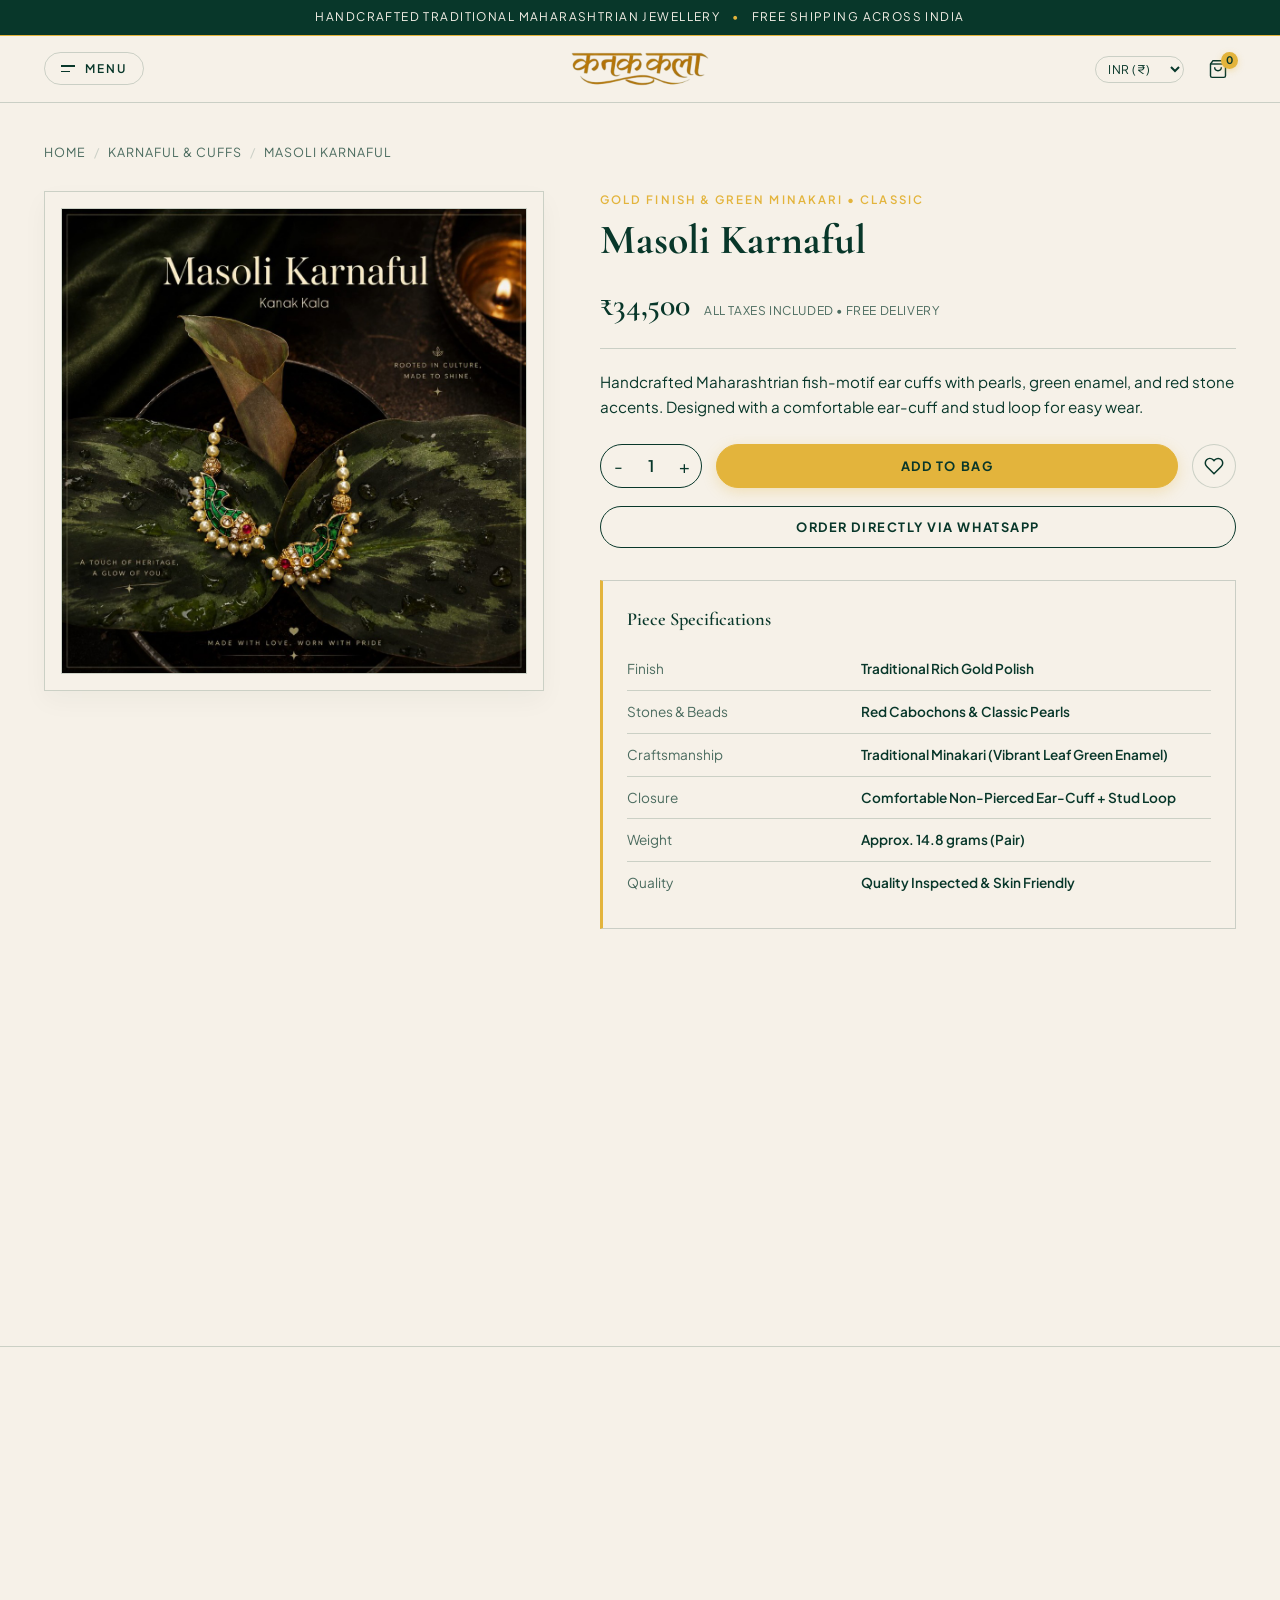
<file: masoli-karnaful.html>
<!DOCTYPE html>
<html lang="en">
<head>
  <meta charset="UTF-8">
  <meta name="viewport" content="width=device-width, initial-scale=1.0">
  <title>Masoli Karnaful | Kanak Jewellery</title>
  <meta name="description" content="Handcrafted Maharashtrian fish-motif ear cuffs with pearls and green enamel in rich gold finish.">
  
  <link rel="icon" type="image/png" href="assets/images/kanak-kala-logo-transparent.png">
  <link rel="preconnect" href="https://fonts.googleapis.com">
  <link rel="preconnect" href="https://fonts.gstatic.com" crossorigin>
  <link href="https://fonts.googleapis.com/css2?family=Cormorant+Garamond:wght@400;500;600;700&family=Plus+Jakarta+Sans:wght@400;500;600&display=swap" rel="stylesheet">
  
  <link rel="stylesheet" href="styles.css">
</head>
<body>

  <!-- Top Announcement -->
  <div class="top-announcement">
    <div class="announcement-content">
      <span>Handcrafted Traditional Maharashtrian Jewellery</span>
      <span class="announcement-sep">•</span>
      <span>Free Shipping Across India</span>
    </div>
  </div>

  <!-- Header -->
  <header class="site-header">
    <div class="header-container">
      <div class="nav-left">
        <button class="menu-trigger-btn" id="menuToggleBtn" aria-label="Open full page menu">
          <span class="menu-trigger-icon" aria-hidden="true">
            <span class="bar bar-1"></span>
            <span class="bar bar-2"></span>
          </span>
          <span class="menu-trigger-label">MENU</span>
        </button>
      </div>

      <a href="index.html" class="brand-logo" aria-label="Kanak Jewellery Home">
        <img src="assets/images/kanak-kala-wordmark.png" alt="Kanak Kala" class="brand-logo-img">
      </a>

      <div class="nav-actions">
        <div class="currency-picker">
          <label for="currencySelect" class="sr-only">Currency</label>
          <select id="currencySelect">
            <option value="INR" selected>INR (₹)</option>
            <option value="USD">USD ($)</option>
            <option value="GBP">GBP (£)</option>
            <option value="AED">AED (د.إ)</option>
          </select>
        </div>

        <a href="cart.html" class="action-btn bag-btn" aria-label="Shopping Bag">
          <svg width="20" height="20" viewBox="0 0 24 24" fill="none" stroke="currentColor" stroke-width="1.7"><path d="M6 2L3 6v14a2 2 0 0 0 2 2h14a2 2 0 0 0 2-2V6l-3-4z"></path><line x1="3" y1="6" x2="21" y2="6"></line><path d="M16 10a4 4 0 0 1-8 0"></path></svg>
          <span class="action-badge" id="bagCountBadge">0</span>
        </a>
      </div>
    </div>
  </header>

  <!-- FULL PAGE EDITORIAL MENU -->
  <div class="full-page-menu" id="fullPageMenu" aria-hidden="true">
    <div class="fp-menu-inner">
      
      <!-- Top Bar of Menu -->
      <div class="fp-menu-header">
        <button class="fp-menu-close-btn" id="fpMenuCloseBtn" aria-label="Close menu">
          <span class="fp-close-icon">✕</span>
          <span class="fp-close-text">CLOSE</span>
        </button>

        <a href="index.html" class="fp-menu-brand" aria-label="Kanak Jewellery Home">
          <img src="assets/images/kanak-kala-wordmark.png" alt="Kanak Kala" class="fp-brand-img">
        </a>

        <div class="fp-header-meta">
          <span class="fp-location-tag">MUMBAI ATELIER</span>
          <a href="cart.html" class="fp-bag-link">
            BAG (<span class="fp-bag-count">0</span>)
          </a>
        </div>
      </div>

      <!-- Menu Breadcrumb Context Ribbon -->
      <div class="fp-menu-ribbon">
        <div class="fp-ribbon-content">
          <span>JEWELLERY DIRECTORY</span>
          <span class="fp-ribbon-sep">•</span>
          <span>TRADITIONAL GOLD FINISH DESIGNS</span>
          <span class="fp-ribbon-sep">•</span>
          <span>HANDCRAFTED IN MAHARASHTRA</span>
        </div>
      </div>

      <!-- Main Menu Content Grid -->
      <div class="fp-menu-body">
        
        <!-- Column 1: Editorial Main Navigation -->
        <nav class="fp-col fp-nav-col">
          <span class="fp-col-label">EXPLORE ATELIER</span>
          <ul class="fp-nav-list">
            <li class="fp-nav-item">
              <a href="index.html#maisons" class="fp-nav-link">
                <span class="fp-link-num">01</span>
                <span class="fp-link-title">All Collections</span>
                <span class="fp-link-sub">सर्व संग्रह • Heirloom Maisons</span>
              </a>
            </li>
            <li class="fp-nav-item">
              <a href="peshwai-ruby-nath.html" class="fp-nav-link">
                <span class="fp-link-num">02</span>
                <span class="fp-link-title">Peshwai Ruby Nath</span>
                <span class="fp-link-sub">पेशवाई नथ • Teardrop Ruby &amp; Gold</span>
              </a>
            </li>
            <li class="fp-nav-item">
              <a href="masoli-karnaful.html" class="fp-nav-link">
                <span class="fp-link-num">03</span>
                <span class="fp-link-title">Masoli Karnaful</span>
                <span class="fp-link-sub">मसोळी कर्णफुल • Minakari &amp; Pearls</span>
              </a>
            </li>
            <li class="fp-nav-item">
              <a href="vat-purnima-bangles.html" class="fp-nav-link">
                <span class="fp-link-num">04</span>
                <span class="fp-link-title">Vat Purnima Bangles</span>
                <span class="fp-link-sub">वटपौर्णिमा तोडे • Six-Piece Bridal Set</span>
              </a>
            </li>
            <li class="fp-nav-item">
              <a href="emerald-leaf-nath.html" class="fp-nav-link">
                <span class="fp-link-num">05</span>
                <span class="fp-link-title">Panna Ratna Vruksha Nath</span>
                <span class="fp-link-sub">पाचू नथ • Natural Emerald Petals</span>
              </a>
            </li>
            <li class="fp-nav-item">
              <a href="antique-padmarag-nath.html" class="fp-nav-link">
                <span class="fp-link-num">06</span>
                <span class="fp-link-title">Antique Padmarag Nath</span>
                <span class="fp-link-sub">पद्मराग नथ • White Pearl Drop</span>
              </a>
            </li>
            <li class="fp-nav-item">
              <a href="about.html" class="fp-nav-link">
                <span class="fp-link-num">07</span>
                <span class="fp-link-title">About Us • Founder's Story</span>
                <span class="fp-link-sub">संस्थापकाची गोष्ट • Our Heritage Journey</span>
              </a>
            </li>
            <li class="fp-nav-item">
              <a href="contact.html" class="fp-nav-link">
                <span class="fp-link-num">08</span>
                <span class="fp-link-title">Private Appointments</span>
                <span class="fp-link-sub">खास बैठक • Atelier Consultation</span>
              </a>
            </li>
          </ul>
        </nav>

        <!-- Column 2: Featured Heirlooms Spotlight -->
        <div class="fp-col fp-featured-col">
          <span class="fp-col-label">MASTERPIECE SPOTLIGHT</span>
          <div class="fp-spotlight-card">
            <div class="fp-spotlight-frame">
              <img src="assets/images/peshwai-ruby-gold-nath.jpg" alt="Peshwai Ruby Nath" class="fp-spotlight-img">
            </div>
            <div class="fp-spotlight-details">
              <span class="fp-spotlight-tag">GOLD POLISH • CLASSIC</span>
              <h3 class="fp-spotlight-title">Peshwai Ruby Nath</h3>
              <p class="fp-spotlight-desc">Maharashtrian clip-on piece with teardrop red stone and seed pearls.</p>
              <div class="fp-spotlight-price-row">
                <span class="fp-spotlight-price">₹18,500</span>
                <a href="peshwai-ruby-nath.html" class="btn-pill btn-pill-outline btn-sm">View Piece →</a>
              </div>
            </div>
          </div>
        </div>

        <!-- Column 3: Atelier Information & Direct Concierge -->
        <div class="fp-col fp-atelier-col">
          <span class="fp-col-label">OUR PROMISE</span>
          
          <div class="fp-info-block">
            <h4 class="fp-info-heading">Quality Guarantee</h4>
            <p class="fp-info-text">Every piece is handcrafted with premium gold finish, sparkling hand-set stones, and lustrous pearls.</p>
          </div>

          <div class="fp-info-block">
            <h4 class="fp-info-heading">WhatsApp Support &amp; Orders</h4>
            <p class="fp-info-text">Chat with us for styling guidance, custom queries, and urgent festive delivery.</p>
            <a href="https://wa.me/919152284091?text=Namaste%20Kanak%20Jewellery%2C%20I%20would%20like%20to%20inquire%20about%20your%20jewellery." target="_blank" rel="noopener" class="btn-pill btn-pill-primary btn-sm fp-wa-btn">
              Chat on WhatsApp →
            </a>
          </div>

          <div class="fp-info-block">
            <h4 class="fp-info-heading">Studio Address</h4>
            <p class="fp-info-text">Girgaon &amp; Dadar,<br>Mumbai, Maharashtra 400004</p>
          </div>

          <div class="fp-social-links">
            <a href="https://www.instagram.com/_kanak_kala" target="_blank" rel="noopener" class="fp-social-link">
              Instagram @_kanak_kala ↗
            </a>
          </div>
        </div>

      </div>

      <!-- Menu Footer -->
      <div class="fp-menu-footer">
        <span>© 2026 Kanak Jewellery (कनक कला). All rights reserved.</span>
        <span>Free Safe Delivery Across India</span>
      </div>

    </div>
  </div>

  <!-- Product Detail Page -->
  <main class="product-page-main">
    <div class="catalog-container">
      
      <!-- Breadcrumb -->
      <nav class="breadcrumb-nav" aria-label="Breadcrumb">
        <a href="index.html">Home</a>
        <span class="breadcrumb-sep">/</span>
        <a href="index.html#earrings">Karnaful &amp; Cuffs</a>
        <span class="breadcrumb-sep">/</span>
        <span>Masoli Karnaful</span>
      </nav>

      <div class="product-detail-layout">
        <!-- Visual Gallery -->
        <div class="pdp-gallery">
          <img src="assets/images/masoli-karnaful-earrings.jpg" alt="Masoli Karnaful by Kanak Jewellery" class="pdp-main-img">
        </div>

        <!-- Product Information -->
        <div class="pdp-info">
          <span class="pdp-category-tag">Gold Finish &amp; Green Minakari • Classic</span>
          <h1 class="pdp-title">Masoli Karnaful</h1>
          
          <div class="pdp-price-row">
            <span class="pdp-price" id="pdpPriceDisplay">₹34,500</span>
            <span class="pdp-tax-note">All Taxes Included • Free Delivery</span>
          </div>

          <p class="pdp-description">
            Handcrafted Maharashtrian fish-motif ear cuffs with pearls, green enamel, and red stone accents. Designed with a comfortable ear-cuff and stud loop for easy wear.
          </p>

          <div class="pdp-actions-row">
            <div class="qty-stepper">
              <button class="qty-btn" onclick="window.kanakPdp.changeQty(-1)" aria-label="Decrease quantity">-</button>
              <span class="qty-val" id="pdpQtyVal">1</span>
              <button class="qty-btn" onclick="window.kanakPdp.changeQty(1)" aria-label="Increase quantity">+</button>
            </div>
            <button class="btn btn-primary" style="flex: 1;" onclick="window.kanakPdp.addToBag()">Add to Bag</button>
            <button class="card-wish-btn" style="position: static; width: 44px; height: 44px;" onclick="window.kanakApp.toggleWishlist('masoli-karnaful')" aria-label="Wishlist">
              <svg width="20" height="20" viewBox="0 0 24 24" fill="none" stroke="currentColor" stroke-width="1.8"><path d="M20.84 4.61a5.5 5.5 0 0 0-7.78 0L12 5.67l-1.06-1.06a5.5 5.5 0 0 0-7.78 7.78l1.06 1.06L12 21.23l7.78-7.78 1.06-1.06a5.5 5.5 0 0 0 0-7.78z"></path></svg>
            </button>
          </div>

          <button class="btn btn-outline pdp-whatsapp-btn" onclick="window.kanakApp.orderSingleWhatsApp('masoli-karnaful')">
            Order Directly via WhatsApp
          </button>

          <!-- Specifications Table -->
          <div class="pdp-specs-box">
            <h3 class="pdp-specs-title">Piece Specifications</h3>
            <table class="pdp-specs-table">
              <tbody>
                <tr>
                  <td>Finish</td>
                  <td>Traditional Rich Gold Polish</td>
                </tr>
                <tr>
                  <td>Stones &amp; Beads</td>
                  <td>Red Cabochons &amp; Classic Pearls</td>
                </tr>
                <tr>
                  <td>Craftsmanship</td>
                  <td>Traditional Minakari (Vibrant Leaf Green Enamel)</td>
                </tr>
                <tr>
                  <td>Closure</td>
                  <td>Comfortable Non-Pierced Ear-Cuff + Stud Loop</td>
                </tr>
                <tr>
                  <td>Weight</td>
                  <td>Approx. 14.8 grams (Pair)</td>
                </tr>
                <tr>
                  <td>Quality</td>
                  <td>Quality Inspected &amp; Skin Friendly</td>
                </tr>
              </tbody>
            </table>
          </div>

          <div class="pdp-trust-pills">
            <div class="pdp-trust-item"><span class="guarantee-dot"></span><span>Quality Checked</span></div>
            <div class="pdp-trust-item"><span class="guarantee-dot"></span><span>Free Delivery Across India</span></div>
            <div class="pdp-trust-item"><span class="guarantee-dot"></span><span>Velvet Box Packaging</span></div>
          </div>

          <!-- PDP Accordion: Styling, Care & Wear Guide -->
          <div class="pdp-accordion-group">
            <div class="pdp-accordion-item open">
              <button class="pdp-accordion-btn" onclick="window.kanakApp.toggleAccordion(this)">
                <span>How to Wear (Ear-Cuff Guide)</span>
                <span class="pdp-accordion-icon">+</span>
              </button>
              <div class="pdp-accordion-content">
                Features a comfortable upper-ear cuff that slides gently onto the cartilage paired with an earlobe post. Designed to distribute weight evenly so you enjoy effortless comfort without pulling or fatigue throughout celebrations.
              </div>
            </div>

            <div class="pdp-accordion-item">
              <button class="pdp-accordion-btn" onclick="window.kanakApp.toggleAccordion(this)">
                <span>Care &amp; Minakari Preservation</span>
                <span class="pdp-accordion-icon">+</span>
              </button>
              <div class="pdp-accordion-content">
                Wipe gently with a clean dry cotton cloth after wearing. Protect the vibrant green enamel and lustrous pearls by keeping away from water, perfumes, and sprays. Store individually in the velvet case.
              </div>
            </div>

            <div class="pdp-accordion-item">
              <button class="pdp-accordion-btn" onclick="window.kanakApp.toggleAccordion(this)">
                <span>Packaging &amp; Free Delivery</span>
                <span class="pdp-accordion-icon">+</span>
              </button>
              <div class="pdp-accordion-content">
                Every pair is hand-inspected, safely cushioned, and packed inside our signature royal velvet jewelry box. Delivered across India within 3–5 working days with insured transit packing.
              </div>
            </div>
          </div>

        </div>
      </div>

    </div>
  </main>

  <!-- Related Pieces -->
  <section class="related-section">
    <div class="catalog-container">
      <div class="related-header">
        <div class="related-subtitle">COMPLETE THE LOOK • संपूर्ण साज</div>
        <h2 class="related-title">Complementary <em>Pieces</em>.</h2>
      </div>
      <div class="product-grid">
        <article class="product-card">
          <a href="peshwai-ruby-nath.html" class="card-media">
            <img src="assets/images/peshwai-ruby-gold-nath.jpg" alt="Peshwai Ruby Nath" class="card-img">
            <span class="card-tag">Classic</span>
          </a>
          <div class="card-body">
            <span class="card-purity-label">Gold Finish</span>
            <a href="peshwai-ruby-nath.html"><h3 class="card-title">Peshwai Ruby Nath</h3></a>
            <p class="card-spec">Red Center Stone &amp; Gold Granulation</p>
            <div class="card-footer">
              <div class="card-price-wrap"><span class="card-price">₹18,500</span></div>
              <div class="card-actions-group">
                <a href="peshwai-ruby-nath.html" class="card-btn-view">View</a>
                <button class="card-btn-add" onclick="window.kanakApp.addToBag('peshwai-ruby-nath')">Add</button>
              </div>
            </div>
          </div>
        </article>

        <article class="product-card">
          <a href="vat-purnima-bangles.html" class="card-media">
            <img src="assets/images/vat-purnima-heritage-bangles.jpg" alt="Vat Purnima Bangles" class="card-img">
            <span class="card-tag">Bridal Set</span>
          </a>
          <div class="card-body">
            <span class="card-purity-label">Gold Polish &amp; Pearls</span>
            <a href="vat-purnima-bangles.html"><h3 class="card-title">Vat Purnima Bangle Set</h3></a>
            <p class="card-spec">Laxmi Coin &amp; Pearl Pichodi</p>
            <div class="card-footer">
              <div class="card-price-wrap"><span class="card-price">₹88,000</span></div>
              <div class="card-actions-group">
                <a href="vat-purnima-bangles.html" class="card-btn-view">View</a>
                <button class="card-btn-add" onclick="window.kanakApp.addToBag('vat-purnima-bangles')">Add</button>
              </div>
            </div>
          </div>
        </article>

        <article class="product-card">
          <a href="emerald-leaf-nath.html" class="card-media">
            <img src="assets/images/emerald-kundan-leaf-nath.jpg" alt="Panna Ratna Nath" class="card-img">
            <span class="card-tag">Bestseller</span>
          </a>
          <div class="card-body">
            <span class="card-purity-label">Gold Polish</span>
            <a href="emerald-leaf-nath.html"><h3 class="card-title">Panna Ratna Vruksha Nath</h3></a>
            <p class="card-spec">Green Stones &amp; Pearl Drop</p>
            <div class="card-footer">
              <div class="card-price-wrap"><span class="card-price">₹21,200</span></div>
              <div class="card-actions-group">
                <a href="emerald-leaf-nath.html" class="card-btn-view">View</a>
                <button class="card-btn-add" onclick="window.kanakApp.addToBag('emerald-leaf-nath')">Add</button>
              </div>
            </div>
          </div>
        </article>
      </div>
    </div>
  </section>

  <!-- Social Proof & Customer Diary -->
  <section class="pdp-social-proof">
    <div class="catalog-container">
      <div class="pdp-proof-card">
        <div class="pdp-proof-stars">★★★★★</div>
        <span class="pdp-proof-badge">Verified Customer Review</span>
        <blockquote class="pdp-proof-quote">
          “The green minakari work and freshwater pearl fringe are pure poetry. Wore them for 8 hours with my bottle-green Paithani—zero earlobe fatigue or pulling!”
        </blockquote>
        <span class="pdp-proof-author">— Sayali Chitnis (@sayali_chitnis), Pune • Sangeet &amp; Reception Look</span>
        
        <div class="pdp-proof-btn-wrap">
          <a href="https://instagram.com/_kanak_kala" target="_blank" rel="noopener noreferrer" class="btn-pill btn-pill-outline btn-sm">
            Instagram Reels @_kanak_kala ↗
          </a>
          <a href="index.html#instagram-proofs" class="btn-pill btn-pill-primary btn-sm">
            View Bride Stories →
          </a>
        </div>
      </div>

      <!-- 4-Pillar Quality & Service Assurance -->
      <div class="pdp-service-strip">
        <div class="pdp-service-item">
          <div class="pdp-service-icon">✦</div>
          <div class="pdp-service-text">
            <div class="pdp-service-title">Free Safe Delivery</div>
            <div class="pdp-service-desc">Delivered across India with careful transit packing</div>
          </div>
        </div>

        <div class="pdp-service-item">
          <div class="pdp-service-icon">✦</div>
          <div class="pdp-service-text">
            <div class="pdp-service-title">Quality Hand-Checked</div>
            <div class="pdp-service-desc">Every stone, pearl and enamel detail individually inspected</div>
          </div>
        </div>

        <div class="pdp-service-item">
          <div class="pdp-service-icon">✦</div>
          <div class="pdp-service-text">
            <div class="pdp-service-title">Comfort First</div>
            <div class="pdp-service-desc">Lightweight ear-cuff design crafted for long festive hours</div>
          </div>
        </div>

        <div class="pdp-service-item">
          <div class="pdp-service-icon">✦</div>
          <div class="pdp-service-text">
            <div class="pdp-service-title">Velvet Box Packing</div>
            <div class="pdp-service-desc">Signature royal velvet case ready for keepsakes</div>
          </div>
        </div>
      </div>
    </div>
  </section>

  <!-- Site Footer -->
  <footer class="site-footer">
    <div class="footer-container">
      <div class="footer-brand-col">
        <a href="index.html" aria-label="Kanak Jewellery Home">
          <img src="assets/images/kanak-kala-wordmark.png" alt="Kanak Kala" class="footer-logo-img">
        </a>
        <p class="footer-bio">Handcrafted traditional Maharashtrian jewellery. Rich gold polish, classic motifs, and lightweight comfort.</p>
        <div class="footer-social">
          <a href="https://instagram.com/_kanak_kala" target="_blank" rel="noopener" class="social-link"><span>@_kanak_kala</span></a>
        </div>
      </div>
      <div class="footer-col">
        <h4 class="footer-title">Navigation</h4>
        <ul class="footer-links">
          <li><a href="index.html#collections">All Collections</a></li>
          <li><a href="index.html#naths">Naths</a></li>
          <li><a href="index.html#earrings">Karnaful</a></li>
          <li><a href="index.html#bangles">Bangles</a></li>
        </ul>
      </div>
      <div class="footer-col">
        <h4 class="footer-title">Customer Care</h4>
        <ul class="footer-links">
          <li><a href="cart.html">Shopping Bag</a></li>
          <li><a href="contact.html">Customer Support</a></li>
          <li><a href="https://wa.me/919152284091" target="_blank" rel="noopener noreferrer">WhatsApp Support</a></li>
          <li><span>Free Shipping Across India</span></li>
        </ul>
      </div>
      <div class="footer-col">
        <h4 class="footer-title">About Kanak</h4>
        <p class="footer-info-contact">
          <a href="about.html" style="color: var(--c-30); text-decoration: underline; margin-bottom: 6px; display: block;">Founder's Story →</a>
          <strong>WhatsApp:</strong> +91 91522 84091<br>
          <strong>Instagram:</strong> @_kanak_kala<br>
          <a href="contact.html" style="color: var(--c-30); text-decoration: underline; margin-top: 4px; display: inline-block;">Contact Us →</a>
        </p>
      </div>
    </div>
    <div class="footer-bottom">
      <div class="footer-bottom-container">
        <span>&copy; 2026 Kanak Jewellery.</span>
        <span>Made with love, worn with pride.</span>
      </div>
    </div>
  </footer>

  <div class="toast-notification" id="toastNotification"><span class="toast-message" id="toastMessage"></span></div>

  <script src="app.js"></script>
  <script>
    window.kanakPdp = {
      qty: 1,
      changeQty: function(delta) {
        this.qty = Math.max(1, this.qty + delta);
        document.getElementById('pdpQtyVal').textContent = this.qty;
      },
      addToBag: function() {
        window.kanakApp.addToBag('masoli-karnaful', this.qty);
      }
    };
  </script>
</body>
</html>
</file>
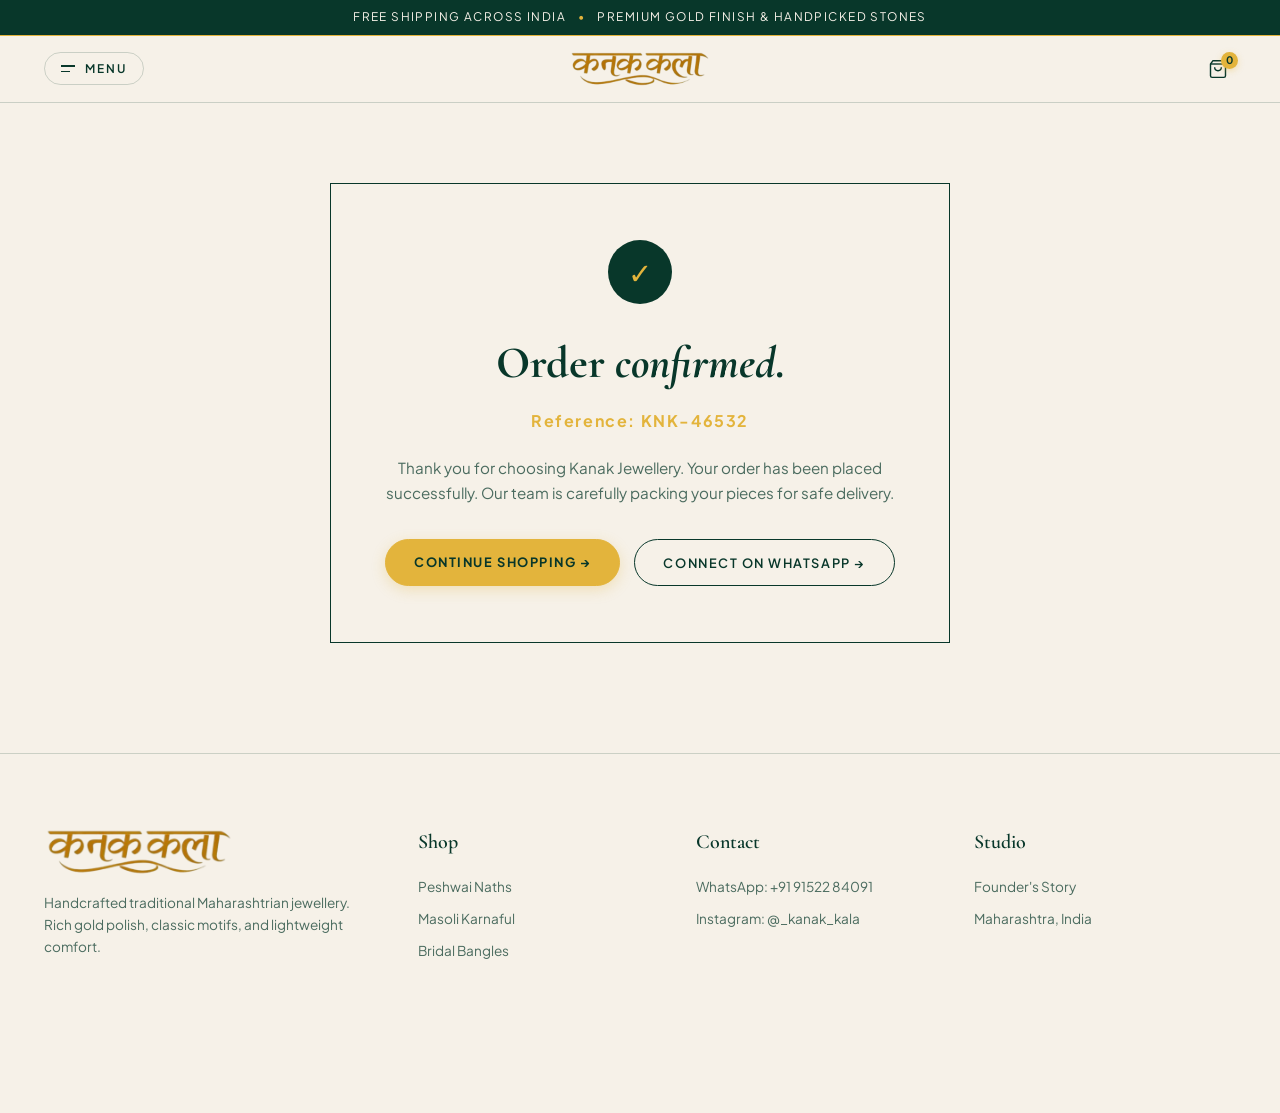
<file: order-confirmation.html>
<!DOCTYPE html>
<html lang="en">
<head>
  <meta charset="UTF-8">
  <meta name="viewport" content="width=device-width, initial-scale=1.0">
  <title>Order Confirmed | Kanak Jewellery</title>
  <meta name="description" content="Thank you for your order with Kanak Jewellery. Your handcrafted pieces are being prepared.">
  
  <link rel="icon" type="image/png" href="assets/images/kanak-kala-logo-transparent.png">
  <link rel="preconnect" href="https://fonts.googleapis.com">
  <link rel="preconnect" href="https://fonts.gstatic.com" crossorigin>
  <link href="https://fonts.googleapis.com/css2?family=Cormorant+Garamond:ital,wght@0,400;0,500;0,600;0,700;1,400;1,600&family=Plus+Jakarta+Sans:wght@400;500;600&display=swap" rel="stylesheet">
  
  <link rel="stylesheet" href="styles.css">
</head>
<body>

  <!-- Top Announcement -->
  <div class="top-announcement">
    <div class="announcement-content">
      <span>FREE SHIPPING ACROSS INDIA</span>
      <span class="announcement-sep">•</span>
      <span>PREMIUM GOLD FINISH &amp; HANDPICKED STONES</span>
    </div>
  </div>

  <!-- Header -->
  <header class="site-header">
    <div class="header-container">
      <div class="nav-left">
        <button class="menu-trigger-btn" id="menuToggleBtn" aria-label="Open full page menu">
          <span class="menu-trigger-icon" aria-hidden="true">
            <span class="bar bar-1"></span>
            <span class="bar bar-2"></span>
          </span>
          <span class="menu-trigger-label">MENU</span>
        </button>
      </div>

      <a href="index.html" class="brand-logo" aria-label="Kanak Jewellery Home">
        <img src="assets/images/kanak-kala-wordmark.png" alt="Kanak Kala" class="brand-logo-img">
      </a>

      <div class="nav-actions">
        <a href="cart.html" class="action-btn bag-btn" aria-label="Shopping Bag">
          <svg width="20" height="20" viewBox="0 0 24 24" fill="none" stroke="currentColor" stroke-width="1.7"><path d="M6 2L3 6v14a2 2 0 0 0 2 2h14a2 2 0 0 0 2-2V6l-3-4z"></path><line x1="3" y1="6" x2="21" y2="6"></line><path d="M16 10a4 4 0 0 1-8 0"></path></svg>
          <span class="action-badge" id="bagCountBadge">0</span>
        </a>
      </div>
    </div>
  </header>

  <!-- FULL PAGE EDITORIAL MENU -->
  <div class="full-page-menu" id="fullPageMenu" aria-hidden="true">
    <div class="fp-menu-inner">
      
      <!-- Top Bar of Menu -->
      <div class="fp-menu-header">
        <button class="fp-menu-close-btn" id="fpMenuCloseBtn" aria-label="Close menu">
          <span class="fp-close-icon">✕</span>
          <span class="fp-close-text">CLOSE</span>
        </button>

        <a href="index.html" class="fp-menu-brand" aria-label="Kanak Jewellery Home">
          <img src="assets/images/kanak-kala-wordmark.png" alt="Kanak Kala" class="fp-brand-img">
        </a>

        <div class="fp-header-meta">
          <span class="fp-location-tag">MAHARASHTRA</span>
          <a href="cart.html" class="fp-bag-link">
            BAG (<span class="fp-bag-count">0</span>)
          </a>
        </div>
      </div>

      <!-- Menu Breadcrumb Context Ribbon -->
      <div class="fp-menu-ribbon">
        <div class="fp-ribbon-content">
          <span>JEWELLERY DIRECTORY</span>
          <span class="fp-ribbon-sep">•</span>
          <span>TRADITIONAL GOLD FINISH DESIGNS</span>
          <span class="fp-ribbon-sep">•</span>
          <span>HANDCRAFTED IN MAHARASHTRA</span>
        </div>
      </div>

      <!-- Main Menu Content Grid -->
      <div class="fp-menu-body">
        
        <!-- Column 1: Editorial Main Navigation -->
        <nav class="fp-col fp-nav-col">
          <span class="fp-col-label">EXPLORE DESIGNS</span>
          <ul class="fp-nav-list">
            <li class="fp-nav-item">
              <a href="index.html#maisons" class="fp-nav-link">
                <span class="fp-link-num">01</span>
                <span class="fp-link-title">All Collections</span>
                <span class="fp-link-sub">सर्व संग्रह • Traditional Designs</span>
              </a>
            </li>
            <li class="fp-nav-item">
              <a href="peshwai-ruby-nath.html" class="fp-nav-link">
                <span class="fp-link-num">02</span>
                <span class="fp-link-title">Peshwai Ruby Nath</span>
                <span class="fp-link-sub">पेशवाई नथ • Teardrop Ruby &amp; Gold</span>
              </a>
            </li>
            <li class="fp-nav-item">
              <a href="masoli-karnaful.html" class="fp-nav-link">
                <span class="fp-link-num">03</span>
                <span class="fp-link-title">Masoli Karnaful</span>
                <span class="fp-link-sub">मसोळी कर्णफुल • Minakari &amp; Pearls</span>
              </a>
            </li>
            <li class="fp-nav-item">
              <a href="vat-purnima-bangles.html" class="fp-nav-link">
                <span class="fp-link-num">04</span>
                <span class="fp-link-title">Vat Purnima Bangles</span>
                <span class="fp-link-sub">वटपौर्णिमा तोडे • Traditional Bangle Set</span>
              </a>
            </li>
            <li class="fp-nav-item">
              <a href="emerald-leaf-nath.html" class="fp-nav-link">
                <span class="fp-link-num">05</span>
                <span class="fp-link-title">Panna Ratna Vruksha Nath</span>
                <span class="fp-link-sub">पाचू नथ • Green Stone Leaf Motif</span>
              </a>
            </li>
            <li class="fp-nav-item">
              <a href="antique-padmarag-nath.html" class="fp-nav-link">
                <span class="fp-link-num">06</span>
                <span class="fp-link-title">Antique Padmarag Nath</span>
                <span class="fp-link-sub">पद्मराग नथ • White Pearl Drop</span>
              </a>
            </li>
            <li class="fp-nav-item">
              <a href="about.html" class="fp-nav-link">
                <span class="fp-link-num">07</span>
                <span class="fp-link-title">About Us • Founder's Story</span>
                <span class="fp-link-sub">संस्थापकाची गोष्ट • Our Heritage Journey</span>
              </a>
            </li>
            <li class="fp-nav-item">
              <a href="contact.html" class="fp-nav-link">
                <span class="fp-link-num">08</span>
                <span class="fp-link-title">Customer Care</span>
                <span class="fp-link-sub">मदत केंद्र • Contact &amp; Orders</span>
              </a>
            </li>
          </ul>
        </nav>

        <!-- Column 2: Featured Heirlooms Spotlight -->
        <div class="fp-col fp-featured-col">
          <span class="fp-col-label">FEATURED DESIGN</span>
          <div class="fp-spotlight-card">
            <div class="fp-spotlight-frame">
              <img src="assets/images/peshwai-ruby-gold-nath.jpg" alt="Peshwai Ruby Nath" class="fp-spotlight-img">
            </div>
            <div class="fp-spotlight-details">
              <span class="fp-spotlight-tag">GOLD POLISH • CLASSIC</span>
              <h3 class="fp-spotlight-title">Peshwai Ruby Nath</h3>
              <p class="fp-spotlight-desc">Traditional clip-on nose pin with teardrop red stone and pearls. Easy clip-on, no piercing needed.</p>
              <div class="fp-spotlight-price-row">
                <span class="fp-spotlight-price">₹18,500</span>
                <a href="peshwai-ruby-nath.html" class="btn-pill btn-pill-outline btn-sm">View Piece →</a>
              </div>
            </div>
          </div>
        </div>

        <!-- Column 3: Atelier Information & Direct Concierge -->
        <div class="fp-col fp-atelier-col">
          <span class="fp-col-label">KANAK CARE</span>
          
          <div class="fp-info-block">
            <h4 class="fp-info-heading">Quality Promise</h4>
            <p class="fp-info-text">Every piece is handcrafted with premium gold finish, sparkling hand-set stones, and lustrous pearls.</p>
          </div>

          <div class="fp-info-block">
            <h4 class="fp-info-heading">WhatsApp Order Help</h4>
            <p class="fp-info-text">Have a question about your order or want styling advice? Chat with our team.</p>
            <a href="https://wa.me/919152284091?text=Namaskar%20Kanak%20Jewellery%2C%20I%20have%20a%20question%20about%20my%20order." target="_blank" rel="noopener" class="btn-pill btn-pill-primary btn-sm fp-wa-btn">
              Chat on WhatsApp →
            </a>
          </div>

          <div class="fp-info-block">
            <h4 class="fp-info-heading">Studio Location</h4>
            <p class="fp-info-text">Maharashtra, India</p>
          </div>

          <div class="fp-social-links">
            <a href="https://www.instagram.com/_kanak_kala" target="_blank" rel="noopener" class="fp-social-link">
              Instagram @_kanak_kala ↗
            </a>
          </div>
        </div>

      </div>

      <!-- Menu Footer -->
      <div class="fp-menu-footer">
        <span>© 2026 Kanak Jewellery (कनक कला). All rights reserved.</span>
        <span>Free Safe Delivery Across India</span>
      </div>

    </div>
  </div>

  <main class="confirmation-page-main">
    <div class="catalog-container">
      
      <div class="confirm-card">
        <div class="confirm-badge">✓</div>
        <h1 class="confirm-title">Order <em>confirmed</em>.</h1>
        <div class="confirm-order-ref" id="confirmedOrderId">Reference: KNK-84291</div>
        
        <p class="confirm-body">
          Thank you for choosing Kanak Jewellery. Your order has been placed successfully. Our team is carefully packing your pieces for safe delivery.
        </p>

        <div style="display: flex; gap: 14px; justify-content: center; flex-wrap: wrap;">
          <a href="index.html" class="btn-pill btn-pill-primary">Continue Shopping →</a>
          <button class="btn-pill btn-pill-outline" id="confirmWhatsAppBtn">Connect on WhatsApp →</button>
        </div>
      </div>

    </div>
  </main>

  <!-- Footer -->
  <footer class="site-footer">
    <div class="footer-container">
      <div class="footer-brand-col">
        <a href="index.html" aria-label="Kanak Jewellery Home">
          <img src="assets/images/kanak-kala-wordmark.png" alt="Kanak Kala" class="footer-logo-img">
        </a>
        <p class="footer-bio">Handcrafted traditional Maharashtrian jewellery. Rich gold polish, classic motifs, and lightweight comfort.</p>
      </div>

      <div class="footer-col">
        <h4 class="footer-title">Shop</h4>
        <ul class="footer-links">
          <li><a href="peshwai-ruby-nath.html">Peshwai Naths</a></li>
          <li><a href="masoli-karnaful.html">Masoli Karnaful</a></li>
          <li><a href="vat-purnima-bangles.html">Bridal Bangles</a></li>
        </ul>
      </div>

      <div class="footer-col">
        <h4 class="footer-title">Contact</h4>
        <ul class="footer-links">
          <li><span>WhatsApp: +91 91522 84091</span></li>
          <li><span>Instagram: @_kanak_kala</span></li>
        </ul>
      </div>

      <div class="footer-col">
        <h4 class="footer-title">Studio</h4>
        <ul class="footer-links">
          <li><a href="about.html">Founder's Story</a></li>
          <li><span>Maharashtra, India</span></li>
        </ul>
      </div>
    </div>

    <div class="footer-bottom">
      <div class="footer-bottom-container">
        <span>&copy; 2026 Kanak Jewellery.</span>
        <span>Made with love, worn with pride.</span>
      </div>
    </div>
  </footer>

  <script src="app.js"></script>
  <script>
    document.addEventListener('DOMContentLoaded', () => {
      const urlParams = new URLSearchParams(window.location.search);
      const orderId = urlParams.get('id') || 'KNK-' + Math.floor(10000 + Math.random() * 90000);
      const refElem = document.getElementById('confirmedOrderId');
      if (refElem) refElem.textContent = 'Reference: ' + orderId;

      const waBtn = document.getElementById('confirmWhatsAppBtn');
      if (waBtn) {
        waBtn.addEventListener('click', () => {
          const phone = '919152284091';
          window.open('https://wa.me/' + phone + '?text=Namaskar%20Kanak%20Jewellery,%20I%20have%20placed%20order%20' + orderId + '%20on%20the%20website.', '_blank');
        });
      }
    });
  </script>
</body>
</html>
</file>
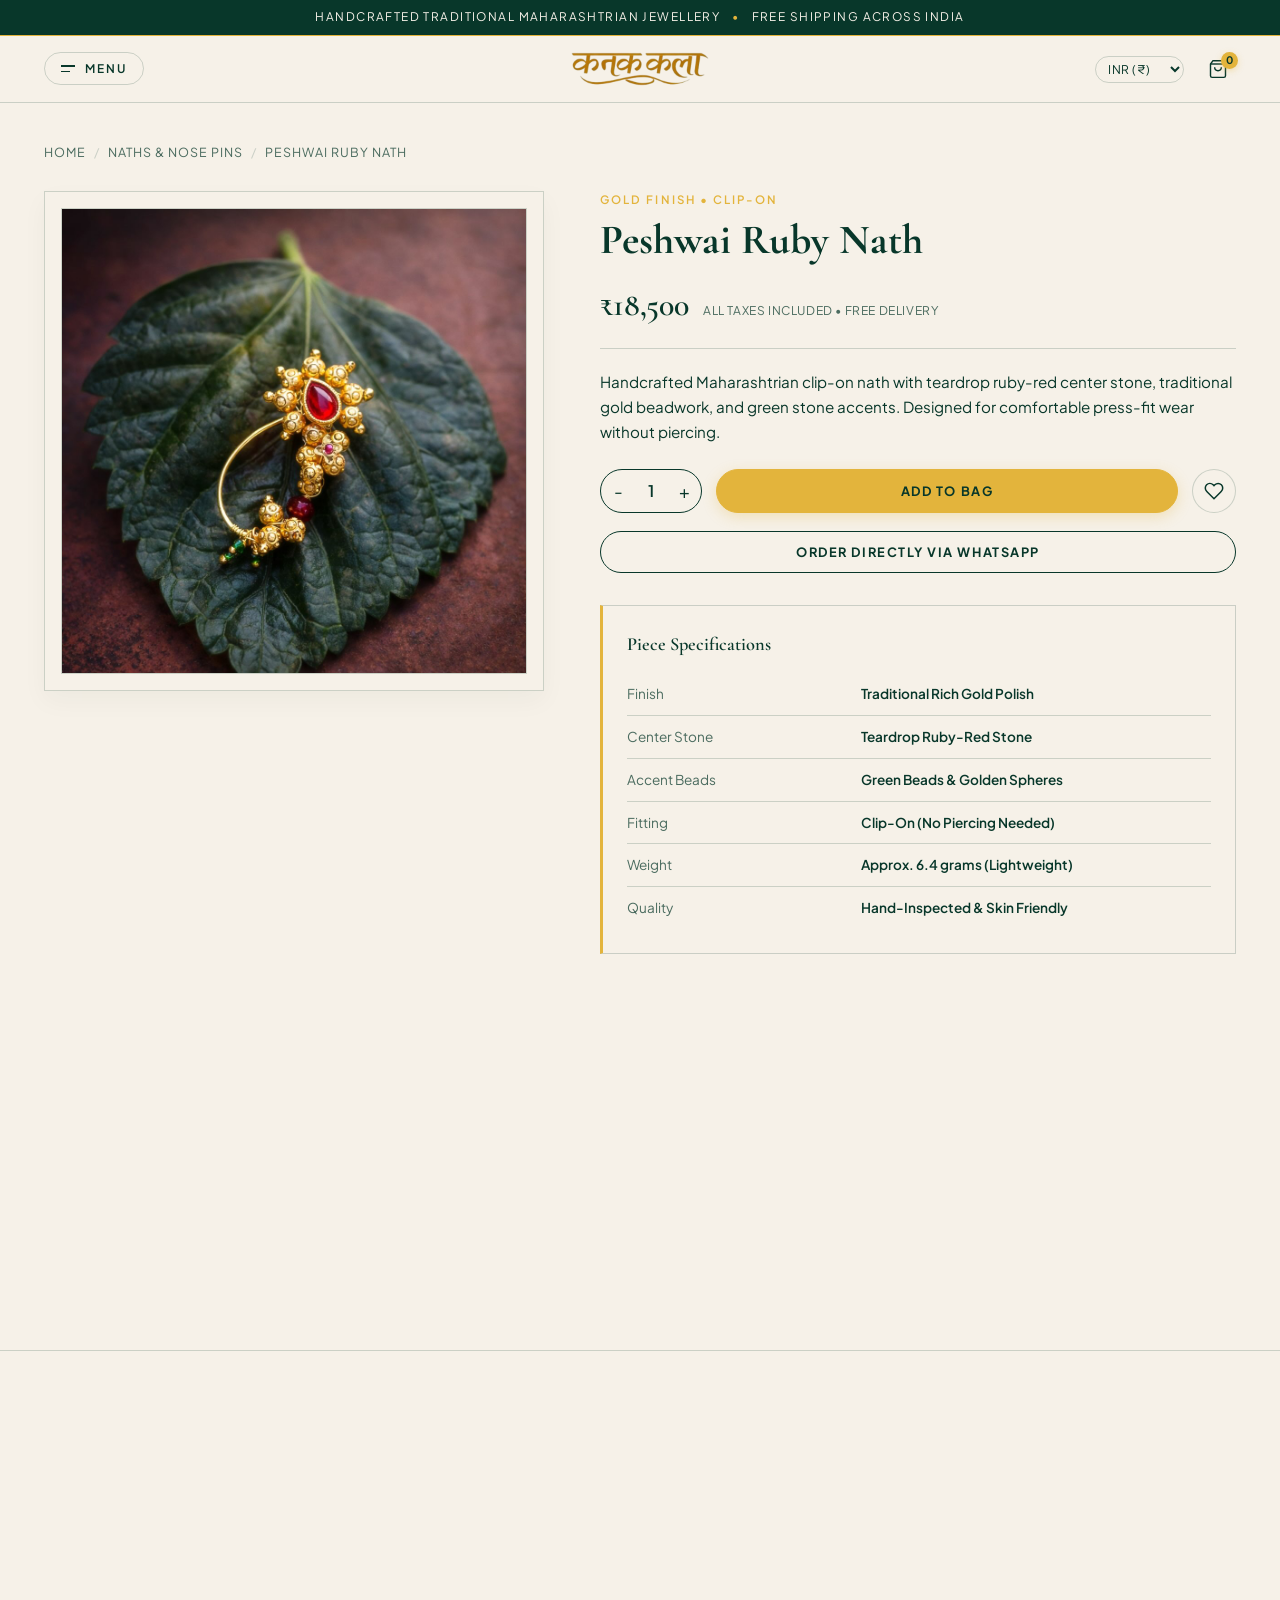
<file: peshwai-ruby-nath.html>
<!DOCTYPE html>
<html lang="en">
<head>
  <meta charset="UTF-8">
  <meta name="viewport" content="width=device-width, initial-scale=1.0">
  <title>Peshwai Ruby Nath | Kanak Jewellery</title>
  <meta name="description" content="Classic Maharashtrian clip-on nath with teardrop red stone and rich gold finish.">
  
  <link rel="icon" type="image/png" href="assets/images/kanak-kala-logo-transparent.png">
  <link rel="preconnect" href="https://fonts.googleapis.com">
  <link rel="preconnect" href="https://fonts.gstatic.com" crossorigin>
  <link href="https://fonts.googleapis.com/css2?family=Cormorant+Garamond:wght@400;500;600;700&family=Plus+Jakarta+Sans:wght@400;500;600&display=swap" rel="stylesheet">
  
  <link rel="stylesheet" href="styles.css">
</head>
<body>

  <!-- Top Announcement -->
  <div class="top-announcement">
    <div class="announcement-content">
      <span>Handcrafted Traditional Maharashtrian Jewellery</span>
      <span class="announcement-sep">•</span>
      <span>Free Shipping Across India</span>
    </div>
  </div>

  <!-- Header -->
  <header class="site-header">
    <div class="header-container">
      <div class="nav-left">
        <button class="menu-trigger-btn" id="menuToggleBtn" aria-label="Open full page menu">
          <span class="menu-trigger-icon" aria-hidden="true">
            <span class="bar bar-1"></span>
            <span class="bar bar-2"></span>
          </span>
          <span class="menu-trigger-label">MENU</span>
        </button>
      </div>

      <a href="index.html" class="brand-logo" aria-label="Kanak Jewellery Home">
        <img src="assets/images/kanak-kala-wordmark.png" alt="Kanak Kala" class="brand-logo-img">
      </a>

      <div class="nav-actions">
        <div class="currency-picker">
          <label for="currencySelect" class="sr-only">Currency</label>
          <select id="currencySelect">
            <option value="INR" selected>INR (₹)</option>
            <option value="USD">USD ($)</option>
            <option value="GBP">GBP (£)</option>
            <option value="AED">AED (د.إ)</option>
          </select>
        </div>

        <a href="cart.html" class="action-btn bag-btn" aria-label="Shopping Bag">
          <svg width="20" height="20" viewBox="0 0 24 24" fill="none" stroke="currentColor" stroke-width="1.7"><path d="M6 2L3 6v14a2 2 0 0 0 2 2h14a2 2 0 0 0 2-2V6l-3-4z"></path><line x1="3" y1="6" x2="21" y2="6"></line><path d="M16 10a4 4 0 0 1-8 0"></path></svg>
          <span class="action-badge" id="bagCountBadge">0</span>
        </a>
      </div>
    </div>
  </header>

  <!-- FULL PAGE EDITORIAL MENU -->
  <div class="full-page-menu" id="fullPageMenu" aria-hidden="true">
    <div class="fp-menu-inner">
      
      <!-- Top Bar of Menu -->
      <div class="fp-menu-header">
        <button class="fp-menu-close-btn" id="fpMenuCloseBtn" aria-label="Close menu">
          <span class="fp-close-icon">✕</span>
          <span class="fp-close-text">CLOSE</span>
        </button>

        <a href="index.html" class="fp-menu-brand" aria-label="Kanak Jewellery Home">
          <img src="assets/images/kanak-kala-wordmark.png" alt="Kanak Kala" class="fp-brand-img">
        </a>

        <div class="fp-header-meta">
          <span class="fp-location-tag">MUMBAI ATELIER</span>
          <a href="cart.html" class="fp-bag-link">
            BAG (<span class="fp-bag-count">0</span>)
          </a>
        </div>
      </div>

      <!-- Menu Breadcrumb Context Ribbon -->
      <div class="fp-menu-ribbon">
        <div class="fp-ribbon-content">
          <span>JEWELLERY DIRECTORY</span>
          <span class="fp-ribbon-sep">•</span>
          <span>TRADITIONAL GOLD FINISH DESIGNS</span>
          <span class="fp-ribbon-sep">•</span>
          <span>HANDCRAFTED IN MAHARASHTRA</span>
        </div>
      </div>

      <!-- Main Menu Content Grid -->
      <div class="fp-menu-body">
        
        <!-- Column 1: Editorial Main Navigation -->
        <nav class="fp-col fp-nav-col">
          <span class="fp-col-label">EXPLORE ATELIER</span>
          <ul class="fp-nav-list">
            <li class="fp-nav-item">
              <a href="index.html#maisons" class="fp-nav-link">
                <span class="fp-link-num">01</span>
                <span class="fp-link-title">All Collections</span>
                <span class="fp-link-sub">सर्व संग्रह • Heirloom Maisons</span>
              </a>
            </li>
            <li class="fp-nav-item">
              <a href="peshwai-ruby-nath.html" class="fp-nav-link">
                <span class="fp-link-num">02</span>
                <span class="fp-link-title">Peshwai Ruby Nath</span>
                <span class="fp-link-sub">पेशवाई नथ • Teardrop Ruby &amp; Gold</span>
              </a>
            </li>
            <li class="fp-nav-item">
              <a href="masoli-karnaful.html" class="fp-nav-link">
                <span class="fp-link-num">03</span>
                <span class="fp-link-title">Masoli Karnaful</span>
                <span class="fp-link-sub">मसोळी कर्णफुल • Minakari &amp; Pearls</span>
              </a>
            </li>
            <li class="fp-nav-item">
              <a href="vat-purnima-bangles.html" class="fp-nav-link">
                <span class="fp-link-num">04</span>
                <span class="fp-link-title">Vat Purnima Bangles</span>
                <span class="fp-link-sub">वटपौर्णिमा तोडे • Six-Piece Bridal Set</span>
              </a>
            </li>
            <li class="fp-nav-item">
              <a href="emerald-leaf-nath.html" class="fp-nav-link">
                <span class="fp-link-num">05</span>
                <span class="fp-link-title">Panna Ratna Vruksha Nath</span>
                <span class="fp-link-sub">पाचू नथ • Natural Emerald Petals</span>
              </a>
            </li>
            <li class="fp-nav-item">
              <a href="antique-padmarag-nath.html" class="fp-nav-link">
                <span class="fp-link-num">06</span>
                <span class="fp-link-title">Antique Padmarag Nath</span>
                <span class="fp-link-sub">पद्मराग नथ • White Pearl Drop</span>
              </a>
            </li>
            <li class="fp-nav-item">
              <a href="about.html" class="fp-nav-link">
                <span class="fp-link-num">07</span>
                <span class="fp-link-title">About Us • Founder's Story</span>
                <span class="fp-link-sub">संस्थापकाची गोष्ट • Our Heritage Journey</span>
              </a>
            </li>
            <li class="fp-nav-item">
              <a href="contact.html" class="fp-nav-link">
                <span class="fp-link-num">08</span>
                <span class="fp-link-title">Private Appointments</span>
                <span class="fp-link-sub">खास बैठक • Atelier Consultation</span>
              </a>
            </li>
          </ul>
        </nav>

        <!-- Column 2: Featured Heirlooms Spotlight -->
        <div class="fp-col fp-featured-col">
          <span class="fp-col-label">MASTERPIECE SPOTLIGHT</span>
          <div class="fp-spotlight-card">
            <div class="fp-spotlight-frame">
              <img src="assets/images/peshwai-ruby-gold-nath.jpg" alt="Peshwai Ruby Nath" class="fp-spotlight-img">
            </div>
            <div class="fp-spotlight-details">
              <span class="fp-spotlight-tag">GOLD POLISH • CLASSIC</span>
              <h3 class="fp-spotlight-title">Peshwai Ruby Nath</h3>
              <p class="fp-spotlight-desc">Maharashtrian clip-on piece with teardrop red stone and seed pearls.</p>
              <div class="fp-spotlight-price-row">
                <span class="fp-spotlight-price">₹18,500</span>
                <a href="peshwai-ruby-nath.html" class="btn-pill btn-pill-outline btn-sm">View Piece →</a>
              </div>
            </div>
          </div>
        </div>

        <!-- Column 3: Atelier Information & Direct Concierge -->
        <div class="fp-col fp-atelier-col">
          <span class="fp-col-label">OUR PROMISE</span>
          
          <div class="fp-info-block">
            <h4 class="fp-info-heading">Quality Guarantee</h4>
            <p class="fp-info-text">Every piece is handcrafted with premium gold finish, sparkling hand-set stones, and lustrous pearls.</p>
          </div>

          <div class="fp-info-block">
            <h4 class="fp-info-heading">WhatsApp Support &amp; Orders</h4>
            <p class="fp-info-text">Chat with us for styling guidance, custom queries, and urgent festive delivery.</p>
            <a href="https://wa.me/919152284091?text=Namaste%20Kanak%20Jewellery%2C%20I%20would%20like%20to%20inquire%20about%20your%20jewellery." target="_blank" rel="noopener" class="btn-pill btn-pill-primary btn-sm fp-wa-btn">
              Chat on WhatsApp →
            </a>
          </div>

          <div class="fp-info-block">
            <h4 class="fp-info-heading">Studio Address</h4>
            <p class="fp-info-text">Girgaon &amp; Dadar,<br>Mumbai, Maharashtra 400004</p>
          </div>

          <div class="fp-social-links">
            <a href="https://www.instagram.com/_kanak_kala" target="_blank" rel="noopener" class="fp-social-link">
              Instagram @_kanak_kala ↗
            </a>
          </div>
        </div>

      </div>

      <!-- Menu Footer -->
      <div class="fp-menu-footer">
        <span>© 2026 Kanak Jewellery (कनक कला). All rights reserved.</span>
        <span>Free Safe Delivery Across India</span>
      </div>

    </div>
  </div>

  <!-- Product Detail Page -->
  <main class="product-page-main">
    <div class="catalog-container">
      
      <nav class="breadcrumb-nav" aria-label="Breadcrumb">
        <a href="index.html">Home</a>
        <span class="breadcrumb-sep">/</span>
        <a href="index.html#naths">Naths &amp; Nose Pins</a>
        <span class="breadcrumb-sep">/</span>
        <span>Peshwai Ruby Nath</span>
      </nav>

      <div class="product-detail-layout">
        <div class="pdp-gallery">
          <img src="assets/images/peshwai-ruby-gold-nath.jpg" alt="Peshwai Ruby Nath by Kanak Jewellery" class="pdp-main-img">
        </div>

        <div class="pdp-info">
          <span class="pdp-category-tag">Gold Finish • Clip-On</span>
          <h1 class="pdp-title">Peshwai Ruby Nath</h1>
          
          <div class="pdp-price-row">
            <span class="pdp-price">₹18,500</span>
            <span class="pdp-tax-note">All Taxes Included • Free Delivery</span>
          </div>

          <p class="pdp-description">
            Handcrafted Maharashtrian clip-on nath with teardrop ruby-red center stone, traditional gold beadwork, and green stone accents. Designed for comfortable press-fit wear without piercing.
          </p>

          <div class="pdp-actions-row">
            <div class="qty-stepper">
              <button class="qty-btn" onclick="window.kanakPdp.changeQty(-1)" aria-label="Decrease quantity">-</button>
              <span class="qty-val" id="pdpQtyVal">1</span>
              <button class="qty-btn" onclick="window.kanakPdp.changeQty(1)" aria-label="Increase quantity">+</button>
            </div>
            <button class="btn btn-primary" style="flex: 1;" onclick="window.kanakPdp.addToBag()">Add to Bag</button>
            <button class="card-wish-btn" style="position: static; width: 44px; height: 44px;" onclick="window.kanakApp.toggleWishlist('peshwai-ruby-nath')" aria-label="Wishlist">
              <svg width="20" height="20" viewBox="0 0 24 24" fill="none" stroke="currentColor" stroke-width="1.8"><path d="M20.84 4.61a5.5 5.5 0 0 0-7.78 0L12 5.67l-1.06-1.06a5.5 5.5 0 0 0-7.78 7.78l1.06 1.06L12 21.23l7.78-7.78 1.06-1.06a5.5 5.5 0 0 0 0-7.78z"></path></svg>
            </button>
          </div>

          <button class="btn btn-outline pdp-whatsapp-btn" onclick="window.kanakApp.orderSingleWhatsApp('peshwai-ruby-nath')">
            Order Directly via WhatsApp
          </button>

          <div class="pdp-specs-box">
            <h3 class="pdp-specs-title">Piece Specifications</h3>
            <table class="pdp-specs-table">
              <tbody>
                <tr>
                  <td>Finish</td>
                  <td>Traditional Rich Gold Polish</td>
                </tr>
                <tr>
                  <td>Center Stone</td>
                  <td>Teardrop Ruby-Red Stone</td>
                </tr>
                <tr>
                  <td>Accent Beads</td>
                  <td>Green Beads &amp; Golden Spheres</td>
                </tr>
                <tr>
                  <td>Fitting</td>
                  <td>Clip-On (No Piercing Needed)</td>
                </tr>
                <tr>
                  <td>Weight</td>
                  <td>Approx. 6.4 grams (Lightweight)</td>
                </tr>
                <tr>
                  <td>Quality</td>
                  <td>Hand-Inspected &amp; Skin Friendly</td>
                </tr>
              </tbody>
            </table>
          </div>

          <div class="pdp-trust-pills">
            <div class="pdp-trust-item"><span class="guarantee-dot"></span><span>Quality Checked</span></div>
            <div class="pdp-trust-item"><span class="guarantee-dot"></span><span>Free Delivery Across India</span></div>
            <div class="pdp-trust-item"><span class="guarantee-dot"></span><span>Velvet Box Packaging</span></div>
          </div>

          <!-- PDP Accordion: Styling, Care & Wear Guide -->
          <div class="pdp-accordion-group">
            <div class="pdp-accordion-item open">
              <button class="pdp-accordion-btn" onclick="window.kanakApp.toggleAccordion(this)">
                <span>How to Wear (Clip-On Guide)</span>
                <span class="pdp-accordion-icon">+</span>
              </button>
              <div class="pdp-accordion-content">
                Slide the press-fit clip onto your left nostril and squeeze gently for a comfortable, secure hold. No piercing needed, designed to stay put throughout wedding rituals and dancing.
              </div>
            </div>

            <div class="pdp-accordion-item">
              <button class="pdp-accordion-btn" onclick="window.kanakApp.toggleAccordion(this)">
                <span>Care &amp; Storage</span>
                <span class="pdp-accordion-icon">+</span>
              </button>
              <div class="pdp-accordion-content">
                Gently wipe with a clean, dry cotton cloth after wearing. Store in the velvet pouch away from moisture and perfumes to preserve the rich gold polish.
              </div>
            </div>

            <div class="pdp-accordion-item">
              <button class="pdp-accordion-btn" onclick="window.kanakApp.toggleAccordion(this)">
                <span>Packaging &amp; Free Delivery</span>
                <span class="pdp-accordion-icon">+</span>
              </button>
              <div class="pdp-accordion-content">
                Every order is hand-inspected, safely cushioned, and packed inside a signature royal velvet jewelry box. Delivered across India within 3–5 working days.
              </div>
            </div>
          </div>

        </div>
      </div>

    </div>
  </main>

  <!-- Related Pieces -->
  <section class="related-section">
    <div class="catalog-container">
      <div class="related-header">
        <div class="related-subtitle">COMPLETE THE LOOK • संपूर्ण साज</div>
        <h2 class="related-title">Complementary <em>Pieces</em>.</h2>
      </div>

      <div class="product-grid">
        <article class="product-card">
          <a href="masoli-karnaful.html" class="card-media">
            <img src="assets/images/masoli-karnaful-earrings.jpg" alt="Masoli Karnaful" class="card-img">
            <span class="card-tag">Signature</span>
          </a>
          <div class="card-body">
            <span class="card-purity-label">Gold Finish &amp; Minakari</span>
            <a href="masoli-karnaful.html"><h3 class="card-title">Masoli Karnaful</h3></a>
            <p class="card-spec">Green Enamel &amp; Freshwater Pearls</p>
            <div class="card-footer">
              <div class="card-price-wrap"><span class="card-price">₹34,500</span></div>
              <div class="card-actions-group">
                <a href="masoli-karnaful.html" class="card-btn-view">View</a>
                <button class="card-btn-add" onclick="window.kanakApp.addToBag('masoli-karnaful')">Add</button>
              </div>
            </div>
          </div>
        </article>

        <article class="product-card">
          <a href="antique-padmarag-nath.html" class="card-media">
            <img src="assets/images/antique-padmarag-mukta-nath.jpg" alt="Padmarag Mukta Nath" class="card-img">
            <span class="card-tag">Heritage</span>
          </a>
          <div class="card-body">
            <span class="card-purity-label">Gold Finish</span>
            <a href="antique-padmarag-nath.html"><h3 class="card-title">Padmarag Mukta Chhatra Nath</h3></a>
            <p class="card-spec">Seed Pearl Halo &amp; Ruby Center</p>
            <div class="card-footer">
              <div class="card-price-wrap"><span class="card-price">₹16,800</span></div>
              <div class="card-actions-group">
                <a href="antique-padmarag-nath.html" class="card-btn-view">View</a>
                <button class="card-btn-add" onclick="window.kanakApp.addToBag('antique-padmarag-nath')">Add</button>
              </div>
            </div>
          </div>
        </article>

        <article class="product-card">
          <a href="emerald-leaf-nath.html" class="card-media">
            <img src="assets/images/emerald-kundan-leaf-nath.jpg" alt="Panna Ratna Nath" class="card-img">
            <span class="card-tag">Bestseller</span>
          </a>
          <div class="card-body">
            <span class="card-purity-label">Gold Polish</span>
            <a href="emerald-leaf-nath.html"><h3 class="card-title">Panna Ratna Vruksha Nath</h3></a>
            <p class="card-spec">Emerald Petals &amp; Pearl Drop</p>
            <div class="card-footer">
              <div class="card-price-wrap"><span class="card-price">₹21,200</span></div>
              <div class="card-actions-group">
                <a href="emerald-leaf-nath.html" class="card-btn-view">View</a>
                <button class="card-btn-add" onclick="window.kanakApp.addToBag('emerald-leaf-nath')">Add</button>
              </div>
            </div>
          </div>
        </article>
      </div>
    </div>
  </section>

  <!-- Social Proof & Customer Diary -->
  <section class="pdp-social-proof">
    <div class="catalog-container">
      <div class="pdp-proof-card">
        <div class="pdp-proof-stars">★★★★★</div>
        <span class="pdp-proof-badge">Verified Customer Review</span>
        <blockquote class="pdp-proof-quote">
          “Wore the Peshwai Nath for my wedding in Thane. As someone with no nose piercing, I was terrified of clip-on naths slipping during pheras. The press-fit clip didn't move an inch all evening!”
        </blockquote>
        <span class="pdp-proof-author">— Pooja Salvi (@pooja.salvi_92), Thane • Paired with Red Paithani</span>
        
        <div class="pdp-proof-btn-wrap">
          <a href="https://instagram.com/_kanak_kala" target="_blank" rel="noopener noreferrer" class="btn-pill btn-pill-outline btn-sm">
            Instagram Reels @_kanak_kala ↗
          </a>
          <a href="index.html#instagram-proofs" class="btn-pill btn-pill-primary btn-sm">
            View Bride Stories →
          </a>
        </div>
      </div>

      <!-- 4-Pillar Quality & Service Assurance -->
      <div class="pdp-service-strip">
        <div class="pdp-service-item">
          <div class="pdp-service-icon">✦</div>
          <div class="pdp-service-text">
            <div class="pdp-service-title">Free Safe Delivery</div>
            <div class="pdp-service-desc">Delivered across India with careful transit packing</div>
          </div>
        </div>

        <div class="pdp-service-item">
          <div class="pdp-service-icon">✦</div>
          <div class="pdp-service-text">
            <div class="pdp-service-title">Quality Hand-Checked</div>
            <div class="pdp-service-desc">Every stone and bead individually inspected</div>
          </div>
        </div>

        <div class="pdp-service-item">
          <div class="pdp-service-icon">✦</div>
          <div class="pdp-service-text">
            <div class="pdp-service-title">Comfort First</div>
            <div class="pdp-service-desc">Lightweight design made for long festive hours</div>
          </div>
        </div>

        <div class="pdp-service-item">
          <div class="pdp-service-icon">✦</div>
          <div class="pdp-service-text">
            <div class="pdp-service-title">Velvet Box Packing</div>
            <div class="pdp-service-desc">Ready for gifting and safe keepsake storage</div>
          </div>
        </div>
      </div>
    </div>
  </section>

  <!-- Footer -->
  <footer class="site-footer">
    <div class="footer-container">
      <div class="footer-brand-col">
        <a href="index.html" aria-label="Kanak Jewellery Home">
          <img src="assets/images/kanak-kala-wordmark.png" alt="Kanak Kala" class="footer-logo-img">
        </a>
        <p class="footer-bio">Handcrafted traditional Maharashtrian jewellery. Rich gold polish, classic motifs, and lightweight comfort.</p>
        <div class="footer-social"><a href="https://instagram.com/_kanak_kala" target="_blank" rel="noopener" class="social-link"><span>@_kanak_kala</span></a></div>
      </div>
      <div class="footer-col">
        <h4 class="footer-title">Navigation</h4>
        <ul class="footer-links">
          <li><a href="index.html#collections">All Collections</a></li>
          <li><a href="index.html#naths">Naths</a></li>
          <li><a href="index.html#earrings">Karnaful</a></li>
          <li><a href="index.html#bangles">Bangles</a></li>
        </ul>
      </div>
      <div class="footer-col">
        <h4 class="footer-title">Customer Care</h4>
        <ul class="footer-links">
          <li><a href="cart.html">Shopping Bag</a></li>
          <li><a href="contact.html">Customer Support</a></li>
          <li><a href="https://wa.me/919152284091" target="_blank" rel="noopener noreferrer">WhatsApp Support</a></li>
          <li><span>Free Shipping Across India</span></li>
        </ul>
      </div>
      <div class="footer-col">
        <h4 class="footer-title">About Kanak</h4>
        <p class="footer-info-contact">
          <a href="about.html" style="color: var(--c-30); text-decoration: underline; margin-bottom: 6px; display: block;">Founder's Story →</a>
          <strong>WhatsApp:</strong> +91 91522 84091<br>
          <strong>Instagram:</strong> @_kanak_kala<br>
          <a href="contact.html" style="color: var(--c-30); text-decoration: underline; margin-top: 4px; display: inline-block;">Contact Us →</a>
        </p>
      </div>
    </div>
    <div class="footer-bottom">
      <div class="footer-bottom-container">
        <span>&copy; 2026 Kanak Jewellery.</span>
        <span>Made with love, worn with pride.</span>
      </div>
    </div>
  </footer>

  <div class="toast-notification" id="toastNotification"><span class="toast-message" id="toastMessage"></span></div>

  <script src="app.js"></script>
  <script>
    window.kanakPdp = {
      qty: 1,
      changeQty: function(delta) {
        this.qty = Math.max(1, this.qty + delta);
        document.getElementById('pdpQtyVal').textContent = this.qty;
      },
      addToBag: function() {
        window.kanakApp.addToBag('peshwai-ruby-nath', this.qty);
      }
    };
  </script>
</body>
</html>
</file>
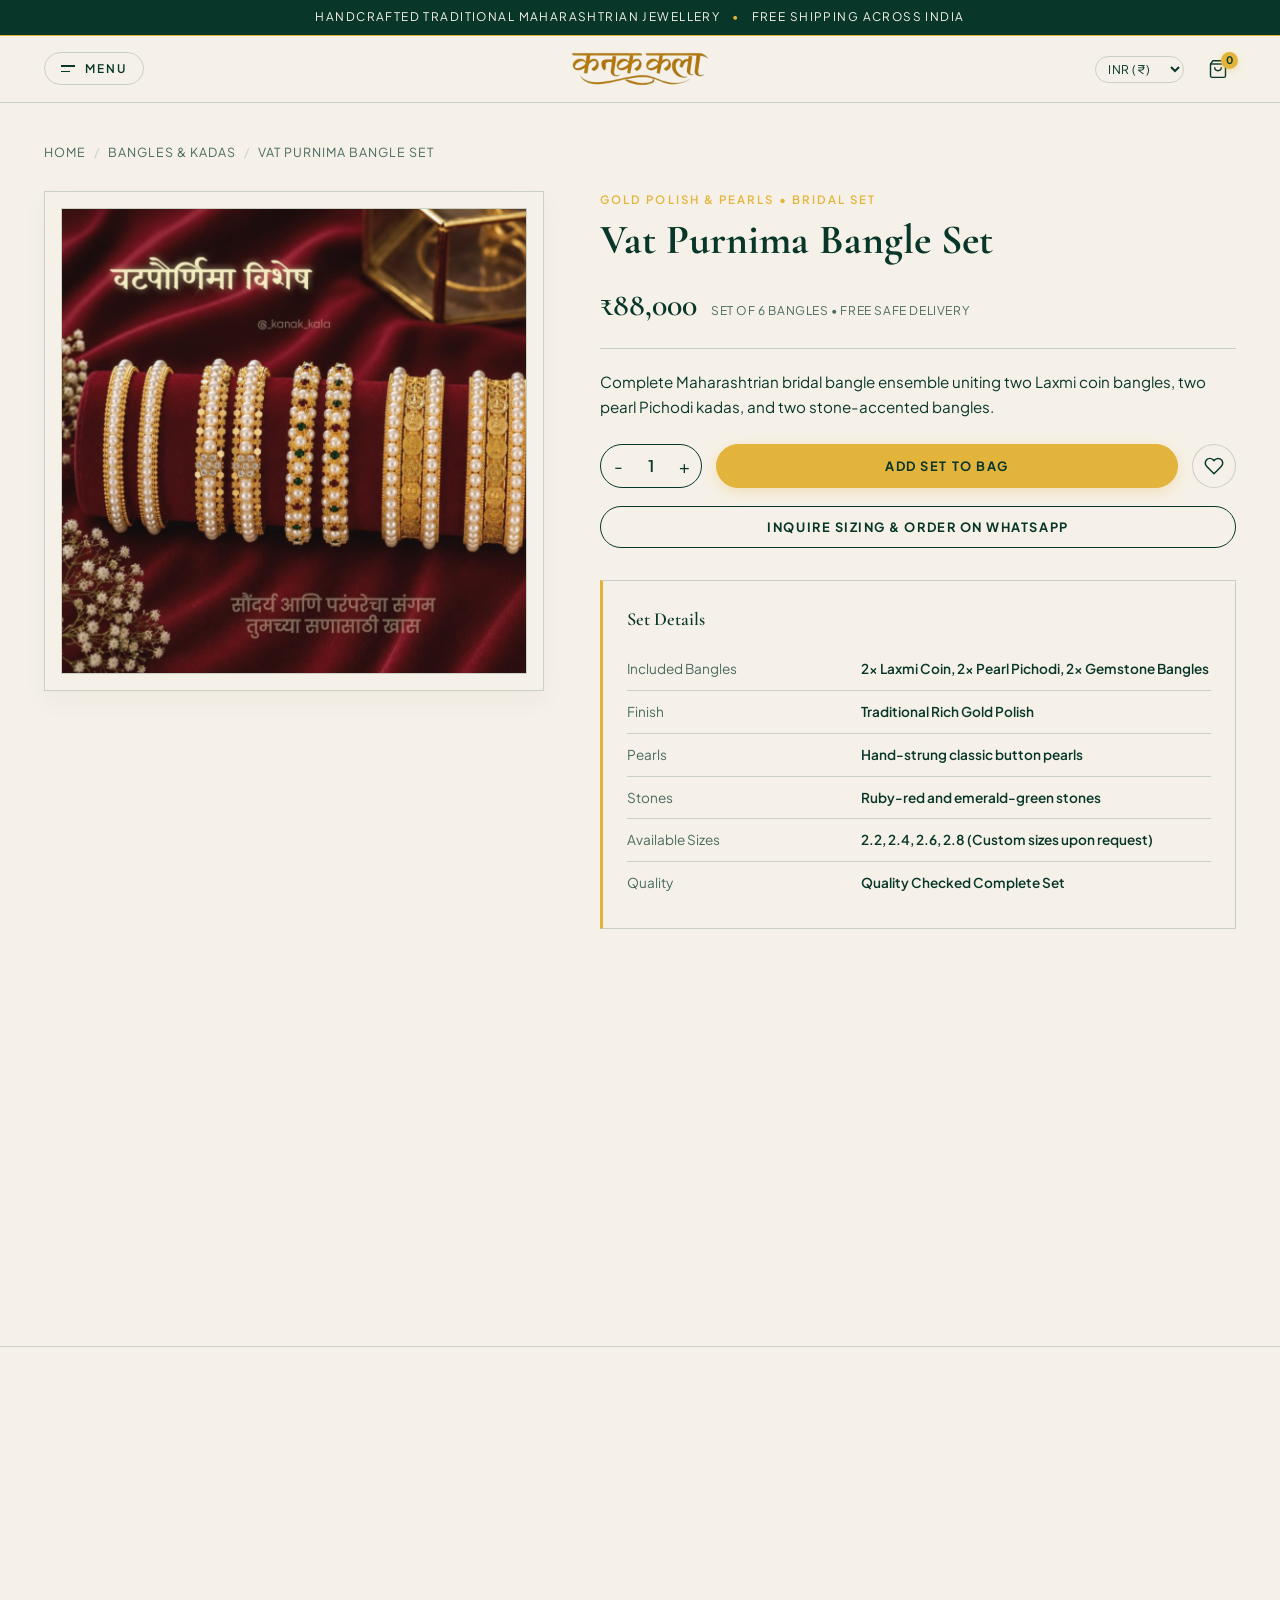
<file: vat-purnima-bangles.html>
<!DOCTYPE html>
<html lang="en">
<head>
  <meta charset="UTF-8">
  <meta name="viewport" content="width=device-width, initial-scale=1.0">
  <title>Vat Purnima Bangle Set | Kanak Jewellery</title>
  <meta name="description" content="Six-piece Maharashtrian bridal bangle set with Laxmi coin kadas, pearl Pichodi, and colorful stone bangles in rich gold finish.">
  
  <link rel="icon" type="image/png" href="assets/images/kanak-kala-logo-transparent.png">
  <link rel="preconnect" href="https://fonts.googleapis.com">
  <link rel="preconnect" href="https://fonts.gstatic.com" crossorigin>
  <link href="https://fonts.googleapis.com/css2?family=Cormorant+Garamond:wght@400;500;600;700&family=Plus+Jakarta+Sans:wght@400;500;600&display=swap" rel="stylesheet">
  
  <link rel="stylesheet" href="styles.css">
</head>
<body>

  <!-- Top Announcement -->
  <div class="top-announcement">
    <div class="announcement-content">
      <span>Handcrafted Traditional Maharashtrian Jewellery</span>
      <span class="announcement-sep">•</span>
      <span>Free Shipping Across India</span>
    </div>
  </div>

  <!-- Header -->
  <header class="site-header">
    <div class="header-container">
      <div class="nav-left">
        <button class="menu-trigger-btn" id="menuToggleBtn" aria-label="Open full page menu">
          <span class="menu-trigger-icon" aria-hidden="true">
            <span class="bar bar-1"></span>
            <span class="bar bar-2"></span>
          </span>
          <span class="menu-trigger-label">MENU</span>
        </button>
      </div>

      <a href="index.html" class="brand-logo" aria-label="Kanak Jewellery Home">
        <img src="assets/images/kanak-kala-wordmark.png" alt="Kanak Kala" class="brand-logo-img">
      </a>

      <div class="nav-actions">
        <div class="currency-picker">
          <label for="currencySelect" class="sr-only">Currency</label>
          <select id="currencySelect">
            <option value="INR" selected>INR (₹)</option>
            <option value="USD">USD ($)</option>
            <option value="GBP">GBP (£)</option>
            <option value="AED">AED (د.إ)</option>
          </select>
        </div>

        <a href="cart.html" class="action-btn bag-btn" aria-label="Shopping Bag">
          <svg width="20" height="20" viewBox="0 0 24 24" fill="none" stroke="currentColor" stroke-width="1.7"><path d="M6 2L3 6v14a2 2 0 0 0 2 2h14a2 2 0 0 0 2-2V6l-3-4z"></path><line x1="3" y1="6" x2="21" y2="6"></line><path d="M16 10a4 4 0 0 1-8 0"></path></svg>
          <span class="action-badge" id="bagCountBadge">0</span>
        </a>
      </div>
    </div>
  </header>

  <!-- FULL PAGE EDITORIAL MENU -->
  <div class="full-page-menu" id="fullPageMenu" aria-hidden="true">
    <div class="fp-menu-inner">
      
      <!-- Top Bar of Menu -->
      <div class="fp-menu-header">
        <button class="fp-menu-close-btn" id="fpMenuCloseBtn" aria-label="Close menu">
          <span class="fp-close-icon">✕</span>
          <span class="fp-close-text">CLOSE</span>
        </button>

        <a href="index.html" class="fp-menu-brand" aria-label="Kanak Jewellery Home">
          <img src="assets/images/kanak-kala-wordmark.png" alt="Kanak Kala" class="fp-brand-img">
        </a>

        <div class="fp-header-meta">
          <span class="fp-location-tag">MUMBAI ATELIER</span>
          <a href="cart.html" class="fp-bag-link">
            BAG (<span class="fp-bag-count">0</span>)
          </a>
        </div>
      </div>

      <!-- Menu Breadcrumb Context Ribbon -->
      <div class="fp-menu-ribbon">
        <div class="fp-ribbon-content">
          <span>JEWELLERY DIRECTORY</span>
          <span class="fp-ribbon-sep">•</span>
          <span>TRADITIONAL GOLD FINISH DESIGNS</span>
          <span class="fp-ribbon-sep">•</span>
          <span>HANDCRAFTED IN MAHARASHTRA</span>
        </div>
      </div>

      <!-- Main Menu Content Grid -->
      <div class="fp-menu-body">
        
        <!-- Column 1: Editorial Main Navigation -->
        <nav class="fp-col fp-nav-col">
          <span class="fp-col-label">EXPLORE ATELIER</span>
          <ul class="fp-nav-list">
            <li class="fp-nav-item">
              <a href="index.html#maisons" class="fp-nav-link">
                <span class="fp-link-num">01</span>
                <span class="fp-link-title">All Collections</span>
                <span class="fp-link-sub">सर्व संग्रह • Heirloom Maisons</span>
              </a>
            </li>
            <li class="fp-nav-item">
              <a href="peshwai-ruby-nath.html" class="fp-nav-link">
                <span class="fp-link-num">02</span>
                <span class="fp-link-title">Peshwai Ruby Nath</span>
                <span class="fp-link-sub">पेशवाई नथ • Teardrop Ruby &amp; Gold</span>
              </a>
            </li>
            <li class="fp-nav-item">
              <a href="masoli-karnaful.html" class="fp-nav-link">
                <span class="fp-link-num">03</span>
                <span class="fp-link-title">Masoli Karnaful</span>
                <span class="fp-link-sub">मसोळी कर्णफुल • Minakari &amp; Pearls</span>
              </a>
            </li>
            <li class="fp-nav-item">
              <a href="vat-purnima-bangles.html" class="fp-nav-link">
                <span class="fp-link-num">04</span>
                <span class="fp-link-title">Vat Purnima Bangles</span>
                <span class="fp-link-sub">वटपौर्णिमा तोडे • Six-Piece Bridal Set</span>
              </a>
            </li>
            <li class="fp-nav-item">
              <a href="emerald-leaf-nath.html" class="fp-nav-link">
                <span class="fp-link-num">05</span>
                <span class="fp-link-title">Panna Ratna Vruksha Nath</span>
                <span class="fp-link-sub">पाचू नथ • Natural Emerald Petals</span>
              </a>
            </li>
            <li class="fp-nav-item">
              <a href="antique-padmarag-nath.html" class="fp-nav-link">
                <span class="fp-link-num">06</span>
                <span class="fp-link-title">Antique Padmarag Nath</span>
                <span class="fp-link-sub">पद्मराग नथ • White Pearl Drop</span>
              </a>
            </li>
            <li class="fp-nav-item">
              <a href="about.html" class="fp-nav-link">
                <span class="fp-link-num">07</span>
                <span class="fp-link-title">About Us • Founder's Story</span>
                <span class="fp-link-sub">संस्थापकाची गोष्ट • Our Heritage Journey</span>
              </a>
            </li>
            <li class="fp-nav-item">
              <a href="contact.html" class="fp-nav-link">
                <span class="fp-link-num">08</span>
                <span class="fp-link-title">Private Appointments</span>
                <span class="fp-link-sub">खास बैठक • Atelier Consultation</span>
              </a>
            </li>
          </ul>
        </nav>

        <!-- Column 2: Featured Heirlooms Spotlight -->
        <div class="fp-col fp-featured-col">
          <span class="fp-col-label">MASTERPIECE SPOTLIGHT</span>
          <div class="fp-spotlight-card">
            <div class="fp-spotlight-frame">
              <img src="assets/images/peshwai-ruby-gold-nath.jpg" alt="Peshwai Ruby Nath" class="fp-spotlight-img">
            </div>
            <div class="fp-spotlight-details">
              <span class="fp-spotlight-tag">GOLD POLISH • CLASSIC</span>
              <h3 class="fp-spotlight-title">Peshwai Ruby Nath</h3>
              <p class="fp-spotlight-desc">Maharashtrian clip-on piece with teardrop red stone and seed pearls.</p>
              <div class="fp-spotlight-price-row">
                <span class="fp-spotlight-price">₹18,500</span>
                <a href="peshwai-ruby-nath.html" class="btn-pill btn-pill-outline btn-sm">View Piece →</a>
              </div>
            </div>
          </div>
        </div>

        <!-- Column 3: Atelier Information & Direct Concierge -->
        <div class="fp-col fp-atelier-col">
          <span class="fp-col-label">OUR PROMISE</span>
          
          <div class="fp-info-block">
            <h4 class="fp-info-heading">Quality Guarantee</h4>
            <p class="fp-info-text">Every piece is handcrafted with premium gold finish, sparkling hand-set stones, and lustrous pearls.</p>
          </div>

          <div class="fp-info-block">
            <h4 class="fp-info-heading">WhatsApp Support &amp; Orders</h4>
            <p class="fp-info-text">Chat with us for styling guidance, custom queries, and urgent festive delivery.</p>
            <a href="https://wa.me/919152284091?text=Namaste%20Kanak%20Jewellery%2C%20I%20would%20like%20to%20inquire%20about%20your%20jewellery." target="_blank" rel="noopener" class="btn-pill btn-pill-primary btn-sm fp-wa-btn">
              Chat on WhatsApp →
            </a>
          </div>

          <div class="fp-info-block">
            <h4 class="fp-info-heading">Studio Address</h4>
            <p class="fp-info-text">Girgaon &amp; Dadar,<br>Mumbai, Maharashtra 400004</p>
          </div>

          <div class="fp-social-links">
            <a href="https://www.instagram.com/_kanak_kala" target="_blank" rel="noopener" class="fp-social-link">
              Instagram @_kanak_kala ↗
            </a>
          </div>
        </div>

      </div>

      <!-- Menu Footer -->
      <div class="fp-menu-footer">
        <span>© 2026 Kanak Jewellery (कनक कला). All rights reserved.</span>
        <span>Free Safe Delivery Across India</span>
      </div>

    </div>
  </div>

  <main class="product-page-main">
    <div class="catalog-container">
      
      <nav class="breadcrumb-nav" aria-label="Breadcrumb">
        <a href="index.html">Home</a>
        <span class="breadcrumb-sep">/</span>
        <a href="index.html#bangles">Bangles &amp; Kadas</a>
        <span class="breadcrumb-sep">/</span>
        <span>Vat Purnima Bangle Set</span>
      </nav>

      <div class="product-detail-layout">
        <div class="pdp-gallery">
          <img src="assets/images/vat-purnima-heritage-bangles.jpg" alt="Vat Purnima Bangles by Kanak Jewellery" class="pdp-main-img">
        </div>

        <div class="pdp-info">
          <span class="pdp-category-tag">Gold Polish &amp; Pearls • Bridal Set</span>
          <h1 class="pdp-title">Vat Purnima Bangle Set</h1>
          
          <div class="pdp-price-row">
            <span class="pdp-price">₹88,000</span>
            <span class="pdp-tax-note">Set of 6 Bangles • Free Safe Delivery</span>
          </div>

          <p class="pdp-description">
            Complete Maharashtrian bridal bangle ensemble uniting two Laxmi coin bangles, two pearl Pichodi kadas, and two stone-accented bangles.
          </p>

          <div class="pdp-actions-row">
            <div class="qty-stepper">
              <button class="qty-btn" onclick="window.kanakPdp.changeQty(-1)" aria-label="Decrease quantity">-</button>
              <span class="qty-val" id="pdpQtyVal">1</span>
              <button class="qty-btn" onclick="window.kanakPdp.changeQty(1)" aria-label="Increase quantity">+</button>
            </div>
            <button class="btn btn-primary" style="flex: 1;" onclick="window.kanakPdp.addToBag()">Add Set to Bag</button>
            <button class="card-wish-btn" style="position: static; width: 44px; height: 44px;" onclick="window.kanakApp.toggleWishlist('vat-purnima-bangles')" aria-label="Wishlist">
              <svg width="20" height="20" viewBox="0 0 24 24" fill="none" stroke="currentColor" stroke-width="1.8"><path d="M20.84 4.61a5.5 5.5 0 0 0-7.78 0L12 5.67l-1.06-1.06a5.5 5.5 0 0 0-7.78 7.78l1.06 1.06L12 21.23l7.78-7.78 1.06-1.06a5.5 5.5 0 0 0 0-7.78z"></path></svg>
            </button>
          </div>

          <button class="btn btn-outline pdp-whatsapp-btn" onclick="window.kanakApp.orderSingleWhatsApp('vat-purnima-bangles')">
            Inquire Sizing &amp; Order on WhatsApp
          </button>

          <div class="pdp-specs-box">
            <h3 class="pdp-specs-title">Set Details</h3>
            <table class="pdp-specs-table">
              <tbody>
                <tr>
                  <td>Included Bangles</td>
                  <td>2x Laxmi Coin, 2x Pearl Pichodi, 2x Gemstone Bangles</td>
                </tr>
                <tr>
                  <td>Finish</td>
                  <td>Traditional Rich Gold Polish</td>
                </tr>
                <tr>
                  <td>Pearls</td>
                  <td>Hand-strung classic button pearls</td>
                </tr>
                <tr>
                  <td>Stones</td>
                  <td>Ruby-red and emerald-green stones</td>
                </tr>
                <tr>
                  <td>Available Sizes</td>
                  <td>2.2, 2.4, 2.6, 2.8 (Custom sizes upon request)</td>
                </tr>
                <tr>
                  <td>Quality</td>
                  <td>Quality Checked Complete Set</td>
                </tr>
              </tbody>
            </table>
          </div>

          <div class="pdp-trust-pills">
            <div class="pdp-trust-item"><span class="guarantee-dot"></span><span>Quality Checked</span></div>
            <div class="pdp-trust-item"><span class="guarantee-dot"></span><span>Free Delivery Across India</span></div>
            <div class="pdp-trust-item"><span class="guarantee-dot"></span><span>Bridal Velvet Case</span></div>
          </div>

          <!-- PDP Accordion: Styling, Care & Wear Guide -->
          <div class="pdp-accordion-group">
            <div class="pdp-accordion-item open">
              <button class="pdp-accordion-btn" onclick="window.kanakApp.toggleAccordion(this)">
                <span>Sizing &amp; Fit Guide</span>
                <span class="pdp-accordion-icon">+</span>
              </button>
              <div class="pdp-accordion-content">
                Available in standard traditional sizes: 2.2, 2.4, 2.6, and 2.8. Smooth inner polish ensures effortless wear over your knuckles without catching on delicate Paithani or silk borders. Need custom sizing? Our team can help via WhatsApp.
              </div>
            </div>

            <div class="pdp-accordion-item">
              <button class="pdp-accordion-btn" onclick="window.kanakApp.toggleAccordion(this)">
                <span>Care &amp; Storage</span>
                <span class="pdp-accordion-icon">+</span>
              </button>
              <div class="pdp-accordion-content">
                Wipe clean with a soft dry cloth after festivities. Store each kada in individual cushioned velvet slots away from moisture, sanitizers, and direct perfume sprays to maintain lasting gold radiance.
              </div>
            </div>

            <div class="pdp-accordion-item">
              <button class="pdp-accordion-btn" onclick="window.kanakApp.toggleAccordion(this)">
                <span>Packaging &amp; Free Delivery</span>
                <span class="pdp-accordion-icon">+</span>
              </button>
              <div class="pdp-accordion-content">
                Each 6-piece bridal set is inspected and packed in our deluxe multi-compartment royal velvet heirloom case. Safe, insured doorstep delivery across India within 3–5 working days.
              </div>
            </div>
          </div>

        </div>
      </div>

    </div>
  </main>

  <!-- Related Pieces -->
  <section class="related-section">
    <div class="catalog-container">
      <div class="related-header">
        <div class="related-subtitle">COMPLETE THE LOOK • संपूर्ण साज</div>
        <h2 class="related-title">Complementary <em>Pieces</em>.</h2>
      </div>
      <div class="product-grid">
        <article class="product-card">
          <a href="peshwai-ruby-nath.html" class="card-media">
            <img src="assets/images/peshwai-ruby-gold-nath.jpg" alt="Peshwai Ruby Nath" class="card-img">
            <span class="card-tag">Classic</span>
          </a>
          <div class="card-body">
            <span class="card-purity-label">Gold Finish</span>
            <a href="peshwai-ruby-nath.html"><h3 class="card-title">Peshwai Ruby Nath</h3></a>
            <p class="card-spec">Teardrop Red Stone &amp; Granulation</p>
            <div class="card-footer">
              <div class="card-price-wrap"><span class="card-price">₹18,500</span></div>
              <div class="card-actions-group">
                <a href="peshwai-ruby-nath.html" class="card-btn-view">View</a>
                <button class="card-btn-add" onclick="window.kanakApp.addToBag('peshwai-ruby-nath')">Add</button>
              </div>
            </div>
          </div>
        </article>

        <article class="product-card">
          <a href="masoli-karnaful.html" class="card-media">
            <img src="assets/images/masoli-karnaful-earrings.jpg" alt="Masoli Karnaful" class="card-img">
            <span class="card-tag">Signature</span>
          </a>
          <div class="card-body">
            <span class="card-purity-label">Gold Finish &amp; Minakari</span>
            <a href="masoli-karnaful.html"><h3 class="card-title">Masoli Karnaful</h3></a>
            <p class="card-spec">Green Enamel &amp; Pearls</p>
            <div class="card-footer">
              <div class="card-price-wrap"><span class="card-price">₹34,500</span></div>
              <div class="card-actions-group">
                <a href="masoli-karnaful.html" class="card-btn-view">View</a>
                <button class="card-btn-add" onclick="window.kanakApp.addToBag('masoli-karnaful')">Add</button>
              </div>
            </div>
          </div>
        </article>

        <article class="product-card">
          <a href="antique-padmarag-nath.html" class="card-media">
            <img src="assets/images/antique-padmarag-mukta-nath.jpg" alt="Padmarag Mukta Nath" class="card-img">
            <span class="card-tag">Heritage</span>
          </a>
          <div class="card-body">
            <span class="card-purity-label">Gold Finish</span>
            <a href="antique-padmarag-nath.html"><h3 class="card-title">Padmarag Mukta Chhatra Nath</h3></a>
            <p class="card-spec">Seed Pearl Halo &amp; Ruby Center</p>
            <div class="card-footer">
              <div class="card-price-wrap"><span class="card-price">₹16,800</span></div>
              <div class="card-actions-group">
                <a href="antique-padmarag-nath.html" class="card-btn-view">View</a>
                <button class="card-btn-add" onclick="window.kanakApp.addToBag('antique-padmarag-nath')">Add</button>
              </div>
            </div>
          </div>
        </article>
      </div>
    </div>
  </section>

  <!-- Social Proof & Customer Diary -->
  <section class="pdp-social-proof">
    <div class="catalog-container">
      <div class="pdp-proof-card">
        <div class="pdp-proof-stars">★★★★★</div>
        <span class="pdp-proof-badge">Verified Customer Review</span>
        <blockquote class="pdp-proof-quote">
          “Unboxing felt so special. Velvet jewelry case, care instructions card, and soft cleaning cloth included. The look of the Laxmi kadas and delicate pearl pichodi work is truly heirloom quality.”
        </blockquote>
        <span class="pdp-proof-author">— Dr. Shruti Kulkarni (@dr.shruti_k), Mumbai • Six-Piece Bridal Kada Set</span>
        
        <div class="pdp-proof-btn-wrap">
          <a href="https://instagram.com/_kanak_kala" target="_blank" rel="noopener noreferrer" class="btn-pill btn-pill-outline btn-sm">
            Instagram Reels @_kanak_kala ↗
          </a>
          <a href="index.html#instagram-proofs" class="btn-pill btn-pill-primary btn-sm">
            View Bride Stories →
          </a>
        </div>
      </div>

      <!-- 4-Pillar Quality & Service Assurance -->
      <div class="pdp-service-strip">
        <div class="pdp-service-item">
          <div class="pdp-service-icon">✦</div>
          <div class="pdp-service-text">
            <div class="pdp-service-title">Free Safe Delivery</div>
            <div class="pdp-service-desc">Delivered across India with careful transit packing</div>
          </div>
        </div>

        <div class="pdp-service-item">
          <div class="pdp-service-icon">✦</div>
          <div class="pdp-service-text">
            <div class="pdp-service-title">Quality Hand-Checked</div>
            <div class="pdp-service-desc">Every bangle, pearl string, and stone inspected</div>
          </div>
        </div>

        <div class="pdp-service-item">
          <div class="pdp-service-icon">✦</div>
          <div class="pdp-service-text">
            <div class="pdp-service-title">Smooth Contouring</div>
            <div class="pdp-service-desc">Curved inner rims for comfortable everyday or bridal wear</div>
          </div>
        </div>

        <div class="pdp-service-item">
          <div class="pdp-service-icon">✦</div>
          <div class="pdp-service-text">
            <div class="pdp-service-title">Bridal Velvet Case</div>
            <div class="pdp-service-desc">Deluxe multi-slot velvet jewelry chest included</div>
          </div>
        </div>
      </div>
    </div>
  </section>

  <!-- Footer -->
  <footer class="site-footer">
    <div class="footer-container">
      <div class="footer-brand-col">
        <a href="index.html" aria-label="Kanak Jewellery Home">
          <img src="assets/images/kanak-kala-wordmark.png" alt="Kanak Kala" class="footer-logo-img">
        </a>
        <p class="footer-bio">Handcrafted traditional Maharashtrian jewellery. Rich gold polish, classic motifs, and lightweight comfort.</p>
        <div class="footer-social"><a href="https://instagram.com/_kanak_kala" target="_blank" rel="noopener" class="social-link"><span>@_kanak_kala</span></a></div>
      </div>
      <div class="footer-col">
        <h4 class="footer-title">Navigation</h4>
        <ul class="footer-links">
          <li><a href="index.html#collections">All Collections</a></li>
          <li><a href="index.html#naths">Naths</a></li>
          <li><a href="index.html#earrings">Karnaful</a></li>
          <li><a href="index.html#bangles">Bangles</a></li>
        </ul>
      </div>
      <div class="footer-col">
        <h4 class="footer-title">Customer Care</h4>
        <ul class="footer-links">
          <li><a href="cart.html">Shopping Bag</a></li>
          <li><a href="contact.html">Customer Support</a></li>
          <li><a href="https://wa.me/919152284091" target="_blank" rel="noopener noreferrer">WhatsApp Support</a></li>
          <li><span>Free Shipping Across India</span></li>
        </ul>
      </div>
      <div class="footer-col">
        <h4 class="footer-title">About Kanak</h4>
        <p class="footer-info-contact">
          <a href="about.html" style="color: var(--c-30); text-decoration: underline; margin-bottom: 6px; display: block;">Founder's Story →</a>
          <strong>WhatsApp:</strong> +91 91522 84091<br>
          <strong>Instagram:</strong> @_kanak_kala<br>
          <a href="contact.html" style="color: var(--c-30); text-decoration: underline; margin-top: 4px; display: inline-block;">Contact Us →</a>
        </p>
      </div>
    </div>
    <div class="footer-bottom">
      <div class="footer-bottom-container">
        <span>&copy; 2026 Kanak Jewellery.</span>
        <span>Made with love, worn with pride.</span>
      </div>
    </div>
  </footer>

  <div class="toast-notification" id="toastNotification"><span class="toast-message" id="toastMessage"></span></div>

  <script src="app.js"></script>
  <script>
    window.kanakPdp = {
      qty: 1,
      changeQty: function(delta) {
        this.qty = Math.max(1, this.qty + delta);
        document.getElementById('pdpQtyVal').textContent = this.qty;
      },
      addToBag: function() {
        window.kanakApp.addToBag('vat-purnima-bangles', this.qty);
      }
    };
  </script>
</body>
</html>
</file>
<file: styles.css>
/* ==========================================================================
   KANAK JEWELLERY - LUXURY EDITORIAL DESIGN SYSTEM
   Inspired by High-Jewelry Maisons (Terona / Maison Lumiere aesthetic)
   
   COLOR PALETTE: STRICT 60-30-10 PERCENTILE RULE (ONLY 3 COLORS)
   -------------------------------------------------------------------------
   60% Dominant Base : #F6F1E8  (Warm Champagne Linen & Editorial Canvas)
   30% Secondary Body : #08372A  (Deep Royal Forest Emerald — Headers, Type, Cards)
   10% Imperial Accent: #E3B43C  (Regal Jewellery Gold — Highlights, CTAs, Badges)
   
   STRICT CONSTRAINTS:
   - Exactly these 3 solid colors
   - NO gradients
   - Mixed Roman & Italic high-fashion serif typography
   - Temple Arch / Jharokha frames
   - Hairline vertical divider columns
   - Pill-shaped buttons with arrows
   ========================================================================== */

:root {
  /* The Strict 3-Color System */
  --c-60: #F6F1E8; /* 60% Dominant (Champagne Parchment) */
  --c-30: #08372A; /* 30% Secondary (Deep Royal Emerald) */
  --c-10: #E3B43C; /* 10% Accent (Imperial Gold) */

  /* Text & Border Applications Derived Strictly from the 3 Colors */
  --c-text-main: #08372A;
  --c-text-muted: rgba(8, 55, 42, 0.72);
  --c-text-subtle: rgba(8, 55, 42, 0.50);
  
  --c-border: rgba(8, 55, 42, 0.18);
  --c-border-gold: #E3B43C;
  --c-border-emerald: #08372A;
  
  /* Typography */
  --font-serif: 'Cormorant Garamond', Georgia, 'Times New Roman', serif;
  --font-sans: 'Plus Jakarta Sans', -apple-system, BlinkMacSystemFont, sans-serif;
  
  /* Layout */
  --container-max: 1240px;
  --transition-fast: 0.22s ease;
  --transition-smooth: 0.4s cubic-bezier(0.16, 1, 0.3, 1);
}

/* Reset */
*, *::before, *::after {
  box-sizing: border-box;
  margin: 0;
  padding: 0;
}

html {
  scroll-behavior: smooth;
  font-size: 16px;
  background-color: var(--c-60);
}

[id] {
  scroll-margin-top: 80px;
}

body {
  font-family: var(--font-sans);
  color: var(--c-text-main);
  background-color: var(--c-60);
  line-height: 1.6;
  -webkit-font-smoothing: antialiased;
  -moz-osx-font-smoothing: grayscale;
  overflow-x: hidden;
}

img {
  max-width: 100%;
  height: auto;
  display: block;
}

a {
  color: inherit;
  text-decoration: none;
}

button {
  cursor: pointer;
  border: none;
  background: transparent;
  font-family: inherit;
}

input, select, textarea {
  font-family: inherit;
  font-size: 0.95rem;
}

.sr-only {
  position: absolute;
  width: 1px;
  height: 1px;
  padding: 0;
  margin: -1px;
  overflow: hidden;
  clip: rect(0, 0, 0, 0);
  border: 0;
}

/* Mixed Italic Typography Utility */
.serif-italic {
  font-style: italic;
  font-family: var(--font-serif);
  font-weight: 400;
}

/* ==========================================================================
   TOP ANNOUNCEMENT (Solid #08372A Background)
   ========================================================================== */
.top-announcement {
  background-color: var(--c-30);
  color: var(--c-60);
  font-size: 0.74rem;
  letter-spacing: 0.12em;
  text-transform: uppercase;
  padding: 8px 16px;
  text-align: center;
  border-bottom: 1px solid var(--c-10);
}

.announcement-content {
  display: inline-flex;
  align-items: center;
  gap: 12px;
  flex-wrap: wrap;
  justify-content: center;
}

.announcement-sep {
  color: var(--c-10);
}

/* ==========================================================================
   3D LOGO SCROLL INTRO STAGE
   - Starts in the dead center of the screen at scroll 0 (immersive atelier)
   - Smoothly glides up and downsizes to the header position on scroll
   - Simultaneously reveals the header controls and hero section
   ========================================================================== */
.logo-3d-stage {
  position: fixed;
  inset: 0;
  width: 100vw;
  height: 100vh;
  z-index: 990;
  pointer-events: auto;
  cursor: pointer;
  user-select: none;
  overflow: hidden;
}

/* Fullscreen immersive background at scroll 0 */
.logo-3d-backdrop {
  position: absolute;
  inset: 0;
  z-index: 1;
  background-color: #F6F1E8;
  background: radial-gradient(circle at 50% 50%, rgba(227, 180, 60, 0.16) 0%, rgba(246, 241, 232, 0.98) 55%, #F6F1E8 100%);
  pointer-events: none;
  opacity: 1;
  transition: opacity 0.2s ease;
  will-change: opacity;
}

/* Spacer that defines the scroll range for the intro - removed to prevent empty gaps */
.logo-3d-scroll-spacer {
  display: none !important;
  height: 0 !important;
  margin: 0 !important;
  padding: 0 !important;
}

@media (max-width: 768px) {
  .logo-3d-scroll-spacer {
    display: none !important;
    height: 0 !important;
  }
}

/* The floating 3D logo anchor that moves from screen center to header */
.logo-3d-anchor {
  position: fixed;
  top: 0;
  left: 0;
  z-index: 995;
  pointer-events: none;
  display: flex;
  align-items: center;
  justify-content: center;
  transform-origin: center center;
  will-change: transform, opacity;
}

.logo-3d-card {
  width: 100%;
  height: 100%;
  display: flex;
  align-items: center;
  justify-content: center;
  transform-style: preserve-3d;
  will-change: transform;
}

.logo-3d-img {
  width: 100%;
  height: 100%;
  object-fit: contain;
  filter: drop-shadow(0 18px 30px rgba(8, 55, 42, 0.20))
          drop-shadow(0 2px 10px rgba(227, 180, 60, 0.35));
  transition: filter 0.3s ease;
  will-change: filter;
}

/* Scroll hint at bottom of initial stage */
.logo-3d-scroll-hint {
  position: absolute;
  bottom: 38px;
  left: 50%;
  transform: translateX(-50%);
  z-index: 996;
  display: flex;
  flex-direction: column;
  align-items: center;
  gap: 6px;
  color: var(--c-30);
  pointer-events: auto;
  cursor: pointer;
  transition: opacity 0.25s ease;
  will-change: opacity;
}

.hint-dot {
  color: var(--c-10);
  font-size: 0.9rem;
  animation: pulseDot 2s ease-in-out infinite;
}

.hint-text {
  font-family: var(--font-sans);
  font-size: 0.68rem;
  font-weight: 600;
  letter-spacing: 0.24em;
  text-transform: uppercase;
  color: var(--c-text-muted);
}

.hint-arrow {
  color: var(--c-10);
  font-size: 1rem;
  animation: hintBounce 1.8s ease-in-out infinite;
}

@keyframes hintBounce {
  0%, 100% { transform: translateY(0); }
  50% { transform: translateY(5px); }
}

/* ==========================================================================
   PRELOADER & ENTRANCE STATES
   ========================================================================== */
html.intro-active,
body.intro-active {
  overflow: hidden !important;
  height: 100vh !important;
  touch-action: none;
}

body.intro-active .top-announcement {
  opacity: var(--intro-progress, 0);
  transform: translateY(calc((var(--intro-progress, 0) - 1) * 100%));
  pointer-events: none;
  transition: none;
}

body.intro-active .site-header {
  opacity: var(--intro-progress, 0);
  pointer-events: none;
  transition: none;
}

body.intro-active .site-header .nav-left,
body.intro-active .site-header .nav-actions {
  opacity: var(--intro-progress, 0);
  pointer-events: none;
  transition: none;
}

body.intro-active .site-header .brand-logo-img {
  opacity: var(--brand-docked-opacity, 0);
  transition: none !important;
}

body.intro-active .hero-editorial {
  opacity: var(--intro-progress, 0);
  transform: translateY(calc((1 - var(--intro-progress, 0)) * 40px));
  pointer-events: none;
  transition: none;
}

body.intro-complete .logo-3d-stage {
  display: none !important;
}

body.intro-complete .logo-3d-anchor,
body.intro-complete .logo-3d-backdrop,
body.intro-complete .logo-3d-scroll-hint {
  opacity: 0 !important;
  pointer-events: none !important;
  display: none !important;
}

body.intro-complete .top-announcement {
  opacity: 1 !important;
  transform: none !important;
  pointer-events: auto !important;
}

body.intro-complete .site-header {
  opacity: 1 !important;
  pointer-events: auto !important;
}

body.intro-complete .site-header .nav-left,
body.intro-complete .site-header .nav-actions {
  opacity: 1 !important;
  pointer-events: auto !important;
  transform: none !important;
}

body.intro-complete .site-header .brand-logo-img {
  opacity: 1 !important;
}

body.intro-complete .hero-editorial {
  opacity: 1 !important;
  transform: none !important;
  pointer-events: auto !important;
}

/* ==========================================================================
   SITE HEADER (Editorial Minimal, Parchment Canvas)
   ========================================================================== */
.site-header {
  position: sticky;
  top: 0;
  z-index: 1000;
  background-color: rgba(246, 241, 232, 0.94);
  backdrop-filter: blur(14px);
  -webkit-backdrop-filter: blur(14px);
  border-bottom: 1px solid var(--c-border);
  transition: background-color 0.4s ease, border-color 0.4s ease, box-shadow 0.4s ease;
}

.site-header.is-scrolled {
  background-color: rgba(246, 241, 232, 0.98);
  border-bottom-color: rgba(8, 55, 42, 0.16);
  box-shadow: 0 4px 20px rgba(8, 55, 42, 0.05);
}

.header-container {
  max-width: var(--container-max);
  margin: 0 auto;
  padding: 0 24px;
  height: 66px;
  display: grid;
  grid-template-columns: 1fr auto 1fr;
  align-items: center;
}

.nav-left {
  display: flex;
  align-items: center;
  gap: 16px;
  justify-content: flex-start;
  min-width: 0;
}

.menu-trigger-btn {
  display: inline-flex;
  align-items: center;
  gap: 10px;
  padding: 8px 16px;
  background-color: transparent;
  border: 1px solid var(--c-border);
  border-radius: 9999px;
  color: var(--c-30);
  font-family: var(--font-sans);
  font-size: 0.74rem;
  font-weight: 600;
  letter-spacing: 0.16em;
  text-transform: uppercase;
  cursor: pointer;
  transition: all 0.3s cubic-bezier(0.16, 1, 0.3, 1);
  flex-shrink: 0;
}

.menu-trigger-btn:hover {
  border-color: var(--c-30);
  background-color: rgba(8, 55, 42, 0.05);
  transform: translateY(-1px);
}

.menu-trigger-icon {
  display: flex;
  flex-direction: column;
  justify-content: center;
  gap: 4px;
  width: 14px;
}

.menu-trigger-icon .bar {
  display: block;
  height: 1.5px;
  background-color: var(--c-30);
  transition: transform 0.3s ease, width 0.3s ease;
}

.menu-trigger-icon .bar-1 { width: 14px; }
.menu-trigger-icon .bar-2 { width: 9px; }

.menu-trigger-btn:hover .menu-trigger-icon .bar-2 {
  width: 14px;
}

.nav-divider {
  color: var(--c-border);
  font-size: 0.85rem;
  user-select: none;
}

.nav-breadcrumbs {
  display: flex;
  align-items: center;
  gap: 8px;
  font-size: 0.76rem;
  letter-spacing: 0.04em;
  color: var(--c-text-muted);
  white-space: nowrap;
  overflow: hidden;
  text-overflow: ellipsis;
}

.crumb-link {
  color: var(--c-30);
  font-weight: 500;
  text-decoration: none;
  transition: color 0.2s ease;
}

.crumb-link:hover {
  color: var(--c-10);
}

.crumb-sep {
  color: var(--c-border);
  font-size: 0.7rem;
}

.crumb-current {
  color: var(--c-text-muted);
  font-weight: 400;
  overflow: hidden;
  text-overflow: ellipsis;
  max-width: 180px;
}

.crumb-root {
  font-family: var(--font-serif);
  font-style: italic;
  font-size: 0.86rem;
  color: var(--c-30);
}

.nav-link {
  font-size: 0.8rem;
  font-weight: 500;
  color: var(--c-30);
  letter-spacing: 0.08em;
  text-transform: uppercase;
  position: relative;
  padding: 6px 0;
  transition: color var(--transition-fast);
}

.nav-link:hover {
  color: var(--c-10);
}

.nav-link::after {
  content: '';
  position: absolute;
  bottom: 0;
  left: 0;
  width: 0%;
  height: 1.5px;
  background-color: var(--c-30);
  transition: width var(--transition-fast);
}

.nav-link:hover::after {
  width: 100%;
}

.brand-logo {
  display: flex;
  flex-direction: column;
  align-items: center;
  justify-content: center;
  text-decoration: none;
  margin: 0 auto;
}

.brand-logo-img {
  height: 38px;
  width: auto;
  max-width: 170px;
  object-fit: contain;
  display: block;
  transition: transform var(--transition-fast), opacity var(--transition-fast);
}

.brand-logo:hover .brand-logo-img {
  transform: scale(1.02);
  opacity: 0.95;
}

.footer-logo-img {
  height: 52px;
  width: auto;
  max-width: 190px;
  object-fit: contain;
  display: block;
  margin-bottom: 14px;
}

.logo-mark {
  font-family: var(--font-serif);
  font-size: 2.2rem;
  font-weight: 600;
  letter-spacing: 0.24em;
  color: var(--c-30);
  line-height: 1;
}

.logo-sub {
  font-size: 0.6rem;
  letter-spacing: 0.32em;
  color: var(--c-text-muted);
  margin-top: 3px;
  font-weight: 600;
  text-transform: uppercase;
}

.nav-actions {
  display: flex;
  align-items: center;
  gap: 16px;
  justify-content: flex-end;
}

.currency-picker select {
  background: transparent;
  border: 1px solid var(--c-border);
  color: var(--c-30);
  padding: 4px 8px;
  font-size: 0.75rem;
  letter-spacing: 0.05em;
  border-radius: 20px;
  outline: none;
}

.action-btn {
  position: relative;
  display: flex;
  align-items: center;
  justify-content: center;
  width: 36px;
  height: 36px;
  color: var(--c-30);
  border-radius: 50%;
  transition: background-color var(--transition-fast);
}

.action-btn:hover {
  background-color: rgba(8, 55, 42, 0.08);
}

.action-badge {
  position: absolute;
  top: 1px;
  right: -2px;
  background-color: var(--c-10);
  color: var(--c-30);
  font-size: 0.65rem;
  font-weight: 700;
  width: 17px;
  height: 17px;
  border-radius: 50%;
  display: flex;
  align-items: center;
  justify-content: center;
  box-shadow: 0 2px 6px rgba(227, 180, 60, 0.35);
}

.nav-toggle-btn {
  display: none;
}

/* ==========================================================================
   FULL-PAGE EDITORIAL MENU (Full Screen Takeover)
   ========================================================================== */
.full-page-menu {
  position: fixed;
  top: 0;
  left: 0;
  right: 0;
  bottom: 0;
  width: 100%;
  height: 100%;
  height: 100dvh;
  background-color: var(--c-60);
  z-index: 99999;
  opacity: 0;
  visibility: hidden;
  pointer-events: none;
  transition: opacity 0.35s cubic-bezier(0.16, 1, 0.3, 1), visibility 0.35s ease;
  overflow-y: auto;
  -webkit-overflow-scrolling: touch;
  overscroll-behavior: contain;
  transform: none !important;
  margin: 0 !important;
}

.full-page-menu.is-open {
  opacity: 1;
  visibility: visible;
  pointer-events: auto;
}

html.menu-open,
body.menu-open {
  overflow: hidden !important;
}

body.menu-open .logo-3d-stage,
body.menu-open .logo-3d-anchor,
body.menu-open .logo-3d-backdrop,
body.menu-open .logo-3d-scroll-hint {
  visibility: hidden !important;
  opacity: 0 !important;
  pointer-events: none !important;
}

.fp-menu-inner {
  min-height: 100vh;
  display: flex;
  flex-direction: column;
  max-width: var(--container-max);
  margin: 0 auto;
  padding: 0 24px 36px;
}

.fp-menu-header {
  height: 82px;
  display: grid;
  grid-template-columns: 1fr auto 1fr;
  align-items: center;
  border-bottom: 1px solid var(--c-border);
}

.fp-menu-close-btn {
  display: inline-flex;
  align-items: center;
  gap: 8px;
  padding: 8px 18px;
  background: transparent;
  border: 1px solid var(--c-border);
  border-radius: 9999px;
  color: var(--c-30);
  font-size: 0.74rem;
  font-weight: 600;
  letter-spacing: 0.16em;
  text-transform: uppercase;
  cursor: pointer;
  justify-self: start;
  transition: all 0.3s ease;
}

.fp-menu-close-btn:hover {
  border-color: var(--c-30);
  background-color: var(--c-30);
  color: var(--c-60);
  transform: translateY(-1px);
}

.fp-close-icon {
  font-size: 0.9rem;
  line-height: 1;
}

.fp-menu-brand {
  display: flex;
  align-items: center;
  justify-content: center;
}

.fp-brand-img {
  height: 42px;
  width: auto;
  max-width: 170px;
  object-fit: contain;
  display: block;
}

.fp-header-meta {
  display: flex;
  align-items: center;
  gap: 18px;
  justify-self: end;
}

.fp-location-tag {
  font-size: 0.7rem;
  letter-spacing: 0.16em;
  color: var(--c-10);
  font-weight: 600;
}

.fp-bag-link {
  font-size: 0.74rem;
  font-weight: 600;
  letter-spacing: 0.12em;
  color: var(--c-30);
  border: 1px solid var(--c-border);
  padding: 6px 14px;
  border-radius: 9999px;
  text-decoration: none;
  transition: all 0.25s ease;
}

.fp-bag-link:hover {
  border-color: var(--c-30);
  background-color: rgba(8, 55, 42, 0.05);
}

.fp-menu-ribbon {
  padding: 12px 0;
  border-bottom: 1px solid var(--c-border);
  text-align: center;
}

.fp-ribbon-content {
  font-size: 0.68rem;
  letter-spacing: 0.22em;
  text-transform: uppercase;
  color: var(--c-text-muted);
  display: flex;
  align-items: center;
  justify-content: center;
  gap: 14px;
}

.fp-ribbon-sep {
  color: var(--c-10);
}

.fp-menu-body {
  flex-grow: 1;
  display: grid;
  grid-template-columns: 1.35fr 1.05fr 1fr;
  gap: 44px;
  padding: 44px 0 32px;
  border-bottom: 1px solid var(--c-border);
}

.fp-col {
  display: flex;
  flex-direction: column;
}

.fp-col-label {
  font-size: 0.72rem;
  letter-spacing: 0.2em;
  text-transform: uppercase;
  color: var(--c-10);
  font-weight: 600;
  margin-bottom: 20px;
  display: block;
}

.fp-nav-list {
  list-style: none;
  display: flex;
  flex-direction: column;
  gap: 12px;
}

.fp-nav-item {
  transform: translateY(10px);
  opacity: 0;
  transition: transform 0.4s cubic-bezier(0.16, 1, 0.3, 1), opacity 0.4s ease;
}

.full-page-menu.is-open .fp-nav-item:nth-child(1) { transition-delay: 0.04s; transform: translateY(0); opacity: 1; }
.full-page-menu.is-open .fp-nav-item:nth-child(2) { transition-delay: 0.08s; transform: translateY(0); opacity: 1; }
.full-page-menu.is-open .fp-nav-item:nth-child(3) { transition-delay: 0.12s; transform: translateY(0); opacity: 1; }
.full-page-menu.is-open .fp-nav-item:nth-child(4) { transition-delay: 0.16s; transform: translateY(0); opacity: 1; }
.full-page-menu.is-open .fp-nav-item:nth-child(5) { transition-delay: 0.20s; transform: translateY(0); opacity: 1; }
.full-page-menu.is-open .fp-nav-item:nth-child(6) { transition-delay: 0.24s; transform: translateY(0); opacity: 1; }
.full-page-menu.is-open .fp-nav-item:nth-child(7) { transition-delay: 0.28s; transform: translateY(0); opacity: 1; }
.full-page-menu.is-open .fp-nav-item:nth-child(8) { transition-delay: 0.32s; transform: translateY(0); opacity: 1; }

.fp-nav-link {
  display: grid;
  grid-template-columns: 28px 1fr;
  grid-template-rows: auto auto;
  align-items: baseline;
  text-decoration: none;
  padding: 6px 0;
  transition: transform 0.3s ease;
}

.fp-nav-link:hover {
  transform: translateX(6px);
}

.fp-link-num {
  grid-row: 1;
  grid-column: 1;
  font-family: var(--font-serif);
  font-style: italic;
  font-size: 0.95rem;
  color: var(--c-10);
}

.fp-link-title {
  grid-row: 1;
  grid-column: 2;
  font-family: var(--font-serif);
  font-size: 1.75rem;
  color: var(--c-30);
  font-weight: 400;
  line-height: 1.15;
  transition: color 0.25s ease;
}

.fp-nav-link:hover .fp-link-title {
  color: var(--c-10);
}

.fp-link-sub {
  grid-row: 2;
  grid-column: 2;
  font-size: 0.74rem;
  color: var(--c-text-muted);
  letter-spacing: 0.04em;
  margin-top: 2px;
}

/* Spotlight Card in Menu */
.fp-spotlight-card {
  border: 1px solid var(--c-border);
  padding: 16px;
  background-color: var(--c-60);
  display: flex;
  flex-direction: column;
  transition: border-color 0.3s ease, box-shadow 0.3s ease;
}

.fp-spotlight-card:hover {
  border-color: var(--c-30);
  box-shadow: 0 12px 28px rgba(8, 55, 42, 0.07);
}

.fp-spotlight-frame {
  width: 100%;
  aspect-ratio: 1/1;
  overflow: hidden;
  border-radius: 120px 120px 0 0;
  border: 1px solid var(--c-border);
  background-color: var(--c-30);
  margin-bottom: 14px;
}

.fp-spotlight-img {
  width: 100%;
  height: 100%;
  object-fit: cover;
  transition: transform 0.75s ease;
}

.fp-spotlight-card:hover .fp-spotlight-img {
  transform: scale(1.05);
}

.fp-spotlight-tag {
  font-size: 0.68rem;
  letter-spacing: 0.16em;
  color: var(--c-10);
  font-weight: 600;
  display: block;
  margin-bottom: 6px;
}

.fp-spotlight-title {
  font-family: var(--font-serif);
  font-size: 1.35rem;
  color: var(--c-30);
  margin-bottom: 6px;
}

.fp-spotlight-desc {
  font-size: 0.78rem;
  color: var(--c-text-muted);
  line-height: 1.45;
  margin-bottom: 14px;
}

.fp-spotlight-price-row {
  display: flex;
  align-items: center;
  justify-content: space-between;
  padding-top: 12px;
  border-top: 1px solid var(--c-border);
}

.fp-spotlight-price {
  font-family: var(--font-serif);
  font-size: 1.25rem;
  font-weight: 600;
  color: var(--c-30);
}

.btn-sm {
  padding: 8px 18px;
  font-size: 0.74rem;
}

/* Atelier Column in Menu */
.fp-info-block {
  margin-bottom: 22px;
}

.fp-info-heading {
  font-family: var(--font-serif);
  font-size: 1.05rem;
  color: var(--c-30);
  margin-bottom: 6px;
  font-weight: 600;
}

.fp-info-text {
  font-size: 0.8rem;
  color: var(--c-text-muted);
  line-height: 1.5;
}

.fp-wa-btn {
  margin-top: 10px;
}

.fp-social-links {
  margin-top: auto;
  padding-top: 16px;
  border-top: 1px solid var(--c-border);
}

.fp-social-link {
  font-size: 0.82rem;
  font-weight: 600;
  color: var(--c-10);
  text-decoration: none;
  letter-spacing: 0.04em;
}

.fp-social-link:hover {
  color: var(--c-30);
}

.fp-menu-footer {
  padding-top: 20px;
  display: flex;
  justify-content: space-between;
  align-items: center;
  font-size: 0.74rem;
  color: var(--c-text-muted);
  letter-spacing: 0.05em;
}

@media (max-width: 1024px) {
  .fp-menu-body {
    grid-template-columns: 1fr 1fr;
    gap: 32px;
  }
  .fp-featured-col {
    display: none;
  }
}

@media (max-width: 768px) {
  .nav-breadcrumbs {
    display: none;
  }
  .nav-divider {
    display: none;
  }
  .fp-menu-body {
    grid-template-columns: 1fr;
    gap: 32px;
  }
  .fp-link-title {
    font-size: 1.45rem;
  }
  .fp-ribbon-content {
    font-size: 0.64rem;
    flex-wrap: wrap;
    gap: 8px;
  }
  .fp-menu-footer {
    flex-direction: column;
    gap: 8px;
    text-align: center;
  }
}

/* ==========================================================================
   BUTTONS (Pill Shaped Luxury Buttons like reference website)
   ========================================================================== */
.btn-pill {
  display: inline-flex;
  align-items: center;
  justify-content: center;
  gap: 8px;
  padding: 12px 28px;
  font-size: 0.8rem;
  font-weight: 600;
  letter-spacing: 0.12em;
  text-transform: uppercase;
  border-radius: 30px;
  transition: all var(--transition-fast);
  white-space: nowrap;
}

.btn-pill-primary,
.btn-primary {
  background-color: var(--c-10);
  color: var(--c-30);
  border: 1px solid var(--c-10);
  font-weight: 700;
  box-shadow: 0 4px 14px rgba(227, 180, 60, 0.28);
}

.btn-pill-primary:hover,
.btn-primary:hover {
  background-color: var(--c-30);
  border-color: var(--c-30);
  color: var(--c-60);
  box-shadow: 0 6px 18px rgba(8, 55, 42, 0.22);
}

.btn-pill-gold {
  background-color: var(--c-10);
  color: var(--c-30);
  border: 1px solid var(--c-10);
}

.btn-pill-gold:hover {
  background-color: var(--c-30);
  color: var(--c-60);
}

.btn-pill-outline,
.btn-outline {
  background-color: transparent;
  color: var(--c-30);
  border: 1px solid var(--c-30);
  font-weight: 600;
}

.btn-pill-outline:hover,
.btn-outline:hover {
  background-color: var(--c-30);
  color: var(--c-60);
  border-color: var(--c-30);
}

.btn {
  display: inline-flex;
  align-items: center;
  justify-content: center;
  gap: 8px;
  padding: 12px 28px;
  font-size: 0.8rem;
  font-weight: 700;
  letter-spacing: 0.12em;
  text-transform: uppercase;
  border-radius: 30px;
  transition: all var(--transition-fast);
  white-space: nowrap;
}

.btn-block {
  width: 100%;
}

/* ==========================================================================
   HERO BANNER SECTION - AUTHENTIC MAHARASHTRIAN ATELIER
   ========================================================================== */
.hero-editorial {
  position: relative;
  background-color: var(--c-60);
  color: var(--c-30);
  border-bottom: 1px solid var(--c-border);
  padding: 56px 0 64px;
  overflow: hidden;
}

.hero-editorial-container {
  max-width: var(--container-max);
  margin: 0 auto;
  padding: 0 24px;
  display: grid;
  grid-template-columns: 1.25fr 0.95fr;
  gap: 48px;
  align-items: center;
}

.hero-editorial-content {
  display: flex;
  flex-direction: column;
}

.hero-editorial-tag {
  display: inline-flex;
  align-items: center;
  gap: 8px;
  font-size: 0.72rem;
  letter-spacing: 0.22em;
  text-transform: uppercase;
  color: var(--c-10);
  font-weight: 600;
  margin-bottom: 14px;
}

.hero-editorial-title {
  font-family: var(--font-serif);
  font-size: 3.4rem;
  font-weight: 500;
  line-height: 1.14;
  color: var(--c-30);
  letter-spacing: -0.01em;
  margin-bottom: 18px;
}

.hero-editorial-title em {
  font-style: italic;
  font-weight: 400;
  color: var(--c-10);
}

.hero-editorial-desc {
  font-size: 0.96rem;
  color: var(--c-text-muted);
  line-height: 1.68;
  margin-bottom: 26px;
  max-width: 520px;
}

.hero-editorial-actions {
  display: flex;
  align-items: center;
  gap: 14px;
  flex-wrap: wrap;
  margin-bottom: 28px;
}

.hero-trust-strip {
  display: flex;
  align-items: center;
  gap: 20px;
  flex-wrap: wrap;
  padding-top: 20px;
  border-top: 1px solid rgba(8, 55, 42, 0.1);
}

.hero-trust-item {
  display: inline-flex;
  align-items: center;
  gap: 6px;
  font-size: 0.74rem;
  letter-spacing: 0.04em;
  color: var(--c-30);
  font-weight: 500;
}

.hero-trust-icon {
  color: var(--c-10);
  font-size: 0.82rem;
}

.hero-editorial-visual {
  position: relative;
  display: flex;
  justify-content: center;
}

.hero-visual-frame {
  position: relative;
  width: 100%;
  max-width: 360px;
  background-color: var(--c-60);
  border: 1px solid var(--c-border);
  border-radius: 4px;
  overflow: hidden;
  box-shadow: 0 10px 30px rgba(8, 55, 42, 0.07);
  transition: transform 0.4s cubic-bezier(0.16, 1, 0.3, 1), box-shadow 0.4s ease, border-color 0.4s ease;
  text-decoration: none;
  display: block;
}

.hero-visual-frame:hover {
  transform: translateY(-4px);
  border-color: var(--c-10);
  box-shadow: 0 18px 40px rgba(8, 55, 42, 0.12);
}

.hero-visual-img-wrap {
  position: relative;
  width: 100%;
  aspect-ratio: 1/1;
  overflow: hidden;
  background-color: var(--c-60);
}

.hero-visual-img {
  width: 100%;
  height: 100%;
  object-fit: cover;
  transition: transform 0.7s cubic-bezier(0.16, 1, 0.3, 1);
}

.hero-visual-frame:hover .hero-visual-img {
  transform: scale(1.03);
}

.hero-visual-caption {
  padding: 14px 18px 16px;
  background-color: var(--c-60);
  border-top: 1px solid var(--c-border);
}

.hero-caption-tag {
  font-size: 0.66rem;
  letter-spacing: 0.16em;
  text-transform: uppercase;
  color: var(--c-10);
  font-weight: 600;
  display: block;
  margin-bottom: 3px;
}

.hero-caption-title {
  font-family: var(--font-serif);
  font-size: 1.2rem;
  font-weight: 600;
  color: var(--c-30);
  margin-bottom: 4px;
}

.hero-caption-meta {
  display: flex;
  align-items: center;
  justify-content: space-between;
  font-size: 0.8rem;
  color: var(--c-text-muted);
}

.hero-caption-price {
  font-weight: 600;
  color: var(--c-30);
}

.hero-caption-link {
  color: var(--c-10);
  font-weight: 600;
  font-size: 0.76rem;
  letter-spacing: 0.04em;
}

/* ==========================================================================
   JHAROKHA ARCH & FLOATING STATS SECTION (Block 2 in reference)
   ========================================================================== */
.arch-stats-section {
  padding: 84px 0 92px;
  background-color: var(--c-60);
  border-bottom: 1px solid var(--c-border);
}

.arch-stats-container {
  max-width: var(--container-max);
  margin: 0 auto;
  padding: 0 24px;
  display: grid;
  grid-template-columns: 1fr 1.35fr 1fr;
  gap: 40px;
  align-items: center;
}

.stat-column {
  display: flex;
  flex-direction: column;
  gap: 48px;
}

.stat-column-right {
  text-align: right;
}

.stat-item {
  display: flex;
  flex-direction: column;
  transition: transform 0.4s cubic-bezier(0.16, 1, 0.3, 1);
}

.stat-item:hover {
  transform: translateY(-3px);
}

.stat-num {
  font-family: var(--font-serif);
  font-size: 3.6rem;
  font-weight: 400;
  color: var(--c-30);
  line-height: 1;
}

.stat-num em {
  font-style: italic;
  font-family: var(--font-serif);
  color: var(--c-10);
}

.stat-label {
  font-size: 0.8rem;
  color: var(--c-text-muted);
  text-transform: uppercase;
  letter-spacing: 0.1em;
  margin-top: 8px;
}

/* Iconic Jharokha Arch Frame with Living Float */
.jharokha-frame-wrap {
  display: flex;
  justify-content: center;
}

.jharokha-arch {
  position: relative;
  width: 100%;
  max-width: 380px;
  aspect-ratio: 4/5;
  background-color: var(--c-30);
  border: 1.5px solid var(--c-10);
  border-radius: 190px 190px 0 0; /* Scalloped Temple Arch Silhouette */
  overflow: hidden;
  padding: 10px;
  box-shadow: 0 16px 36px rgba(8, 55, 42, 0.08);
  animation: gentleArchFloat 8.5s ease-in-out infinite 0.6s;
  transition: transform 0.6s cubic-bezier(0.16, 1, 0.3, 1), box-shadow 0.6s ease;
}

.jharokha-arch:hover {
  transform: translateY(-6px) scale(1.018);
  box-shadow: 0 24px 48px rgba(8, 55, 42, 0.15);
}

.jharokha-img {
  width: 100%;
  height: 100%;
  object-fit: cover;
  border-radius: 180px 180px 0 0;
  transition: transform 0.8s cubic-bezier(0.16, 1, 0.3, 1);
}

.jharokha-arch:hover .jharokha-img {
  transform: scale(1.05);
}

.jharokha-caption {
  text-align: center;
  margin-top: 14px;
  font-size: 0.78rem;
  letter-spacing: 0.14em;
  text-transform: uppercase;
  color: var(--c-30);
  font-weight: 600;
}

/* ==========================================================================
   VERTICAL COLUMNS "HOUSES OF CRAFT" (Block 3 in reference)
   ========================================================================== */
.maisons-section {
  padding: 84px 0 96px;
  background-color: var(--c-60);
  border-bottom: 1px solid var(--c-border);
}

.maisons-container {
  max-width: var(--container-max);
  margin: 0 auto;
  padding: 0 24px;
}

.maisons-header {
  text-align: center;
  max-width: 600px;
  margin: 0 auto 52px;
}

.maisons-subtitle {
  font-size: 0.76rem;
  letter-spacing: 0.2em;
  text-transform: uppercase;
  color: var(--c-10);
  font-weight: 600;
  margin-bottom: 8px;
}

.maisons-title {
  font-family: var(--font-serif);
  font-size: 3.2rem;
  color: var(--c-30);
  font-weight: 400;
}

.maisons-title em {
  font-style: italic;
  font-weight: 400;
}

/* Hairline Grid Columns */
.maisons-grid {
  display: grid;
  grid-template-columns: repeat(5, 1fr);
  border-top: 1px solid var(--c-border);
  border-bottom: 1px solid var(--c-border);
  margin-bottom: 46px;
}

.maison-col {
  padding: 34px 20px;
  border-right: 1px solid var(--c-border);
  display: flex;
  flex-direction: column;
  align-items: center;
  text-align: center;
  transition: background-color var(--transition-fast);
}

.maison-col:last-child {
  border-right: none;
}

.maison-col:hover {
  background-color: rgba(8, 55, 42, 0.03);
}

.maison-img-wrap {
  width: 100%;
  max-width: 180px;
  aspect-ratio: 1/1;
  margin-bottom: 24px;
  overflow: hidden;
}

.maison-img {
  width: 100%;
  height: 100%;
  object-fit: cover;
  transition: transform var(--transition-smooth);
}

.maison-col:hover .maison-img {
  transform: scale(1.06);
}

.maison-name {
  font-family: var(--font-serif);
  font-size: 1.35rem;
  color: var(--c-30);
  font-weight: 600;
  margin-bottom: 6px;
}

.maison-desc {
  font-size: 0.78rem;
  color: var(--c-text-muted);
  letter-spacing: 0.04em;
}

.maisons-cta-wrap {
  text-align: center;
}

/* ==========================================================================
   ASYMMETRIC SPOTLIGHT (Block 4 in reference)
   ========================================================================== */
.atelier-spotlight-section {
  padding: 88px 0 96px;
  background-color: var(--c-60);
  border-bottom: 1px solid var(--c-border);
}

.atelier-spotlight-container {
  max-width: var(--container-max);
  margin: 0 auto;
  padding: 0 24px;
}

.atelier-header {
  text-align: center;
  max-width: 660px;
  margin: 0 auto 56px;
}

.atelier-subtitle {
  font-size: 0.74rem;
  letter-spacing: 0.2em;
  text-transform: uppercase;
  color: var(--c-10);
  font-weight: 600;
  margin-bottom: 8px;
}

.atelier-title {
  font-family: var(--font-serif);
  font-size: 3.2rem;
  color: var(--c-30);
  font-weight: 400;
}

.atelier-title em {
  font-style: italic;
}

.atelier-grid {
  display: grid;
  grid-template-columns: 1.15fr 1fr;
  gap: 56px;
  align-items: center;
}

.atelier-featured-col {
  position: relative;
}

.arch-card-featured {
  position: relative;
  border: 1px solid var(--c-30);
  background-color: var(--c-30);
  padding: 16px;
  border-radius: 200px 200px 0 0;
}

.arch-card-featured img {
  width: 100%;
  aspect-ratio: 4/5;
  object-fit: cover;
  border-radius: 185px 185px 0 0;
}

.arch-featured-info {
  margin-top: 18px;
  text-align: center;
}

.arch-featured-title {
  font-family: var(--font-serif);
  font-size: 1.7rem;
  color: var(--c-30);
  margin-bottom: 6px;
}

.atelier-staggered-col {
  display: flex;
  flex-direction: column;
  gap: 32px;
}

.stagger-card {
  display: grid;
  grid-template-columns: 130px 1fr;
  gap: 20px;
  align-items: center;
  border: 1px solid var(--c-border);
  padding: 16px;
  background-color: var(--c-60);
  transition: border-color var(--transition-fast);
}

.stagger-card:hover {
  border-color: var(--c-30);
}

.stagger-img {
  width: 130px;
  height: 130px;
  object-fit: cover;
  border: 1px solid var(--c-border);
}

.stagger-title {
  font-family: var(--font-serif);
  font-size: 1.3rem;
  color: var(--c-30);
  margin-bottom: 4px;
}

.stagger-price {
  font-family: var(--font-serif);
  font-size: 1.15rem;
  color: var(--c-30);
  font-weight: 600;
  margin-bottom: 8px;
}

/* ==========================================================================
   PRODUCT CAROUSEL / GRID "COVETED BY OUR PATRONS" (Block 5 in reference)
   ========================================================================== */
.clientele-section {
  padding: 88px 0 96px;
  background-color: var(--c-60);
  border-bottom: 1px solid var(--c-border);
}

.clientele-container {
  max-width: var(--container-max);
  margin: 0 auto;
  padding: 0 24px;
}

.clientele-header {
  text-align: center;
  max-width: 600px;
  margin: 0 auto 52px;
}

.clientele-subtitle {
  font-size: 0.74rem;
  letter-spacing: 0.2em;
  text-transform: uppercase;
  color: var(--c-10);
  font-weight: 600;
  margin-bottom: 8px;
}

.clientele-title {
  font-family: var(--font-serif);
  font-size: 3.2rem;
  color: var(--c-30);
  font-weight: 400;
}

.clientele-title em {
  font-style: italic;
}

/* Minimalist Editorial Product Cards */
.editorial-grid {
  display: grid;
  grid-template-columns: repeat(4, 1fr);
  gap: 28px;
  margin-bottom: 46px;
}

.editorial-card {
  display: flex;
  flex-direction: column;
  position: relative;
  transition: transform var(--transition-fast);
}

.editorial-card:hover {
  transform: translateY(-4px);
}

.ed-media {
  position: relative;
  aspect-ratio: 1/1;
  background-color: rgba(8, 55, 42, 0.04);
  border: 1px solid var(--c-border);
  overflow: hidden;
  margin-bottom: 14px;
}

.ed-img {
  width: 100%;
  height: 100%;
  object-fit: cover;
  transition: transform var(--transition-smooth);
}

.editorial-card:hover .ed-img {
  transform: scale(1.05);
}

.ed-wish-btn {
  position: absolute;
  top: 12px;
  right: 12px;
  width: 32px;
  height: 32px;
  border-radius: 50%;
  background-color: var(--c-60);
  border: 1px solid var(--c-border);
  color: var(--c-30);
  display: flex;
  align-items: center;
  justify-content: center;
  transition: all var(--transition-fast);
}

.ed-wish-btn:hover,
.ed-wish-btn.saved {
  background-color: var(--c-30);
  color: var(--c-10);
  border-color: var(--c-30);
}

.ed-title {
  font-family: var(--font-serif);
  font-size: 1.25rem;
  font-weight: 600;
  color: var(--c-30);
  margin-bottom: 4px;
}

.ed-spec {
  font-size: 0.76rem;
  color: var(--c-text-muted);
  margin-bottom: 8px;
}

.ed-price {
  font-family: var(--font-serif);
  font-size: 1.18rem;
  font-weight: 600;
  color: var(--c-30);
  margin-bottom: 12px;
}

.ed-btn-row {
  display: flex;
  gap: 8px;
  margin-top: auto;
}

.ed-btn-view {
  flex: 1;
  text-align: center;
  padding: 8px;
  font-size: 0.72rem;
  text-transform: uppercase;
  letter-spacing: 0.08em;
  border: 1px solid var(--c-30);
  color: var(--c-30);
  border-radius: 20px;
  font-weight: 600;
  transition: all var(--transition-fast);
}

.ed-btn-view:hover {
  background-color: var(--c-30);
  color: var(--c-60);
}

.ed-btn-add {
  padding: 8px 14px;
  font-size: 0.72rem;
  text-transform: uppercase;
  letter-spacing: 0.08em;
  background-color: var(--c-30);
  color: var(--c-60);
  border-radius: 20px;
  font-weight: 600;
  transition: all var(--transition-fast);
}

.ed-btn-add:hover {
  background-color: var(--c-10);
  color: var(--c-30);
}

/* ==========================================================================
   INSTAGRAM / ATELIER STRIP (Block 6 in reference)
   ========================================================================== */
.instagram-strip-section {
  padding: 72px 0 84px;
  background-color: var(--c-60);
  border-bottom: 1px solid var(--c-border);
}

.insta-handle-title {
  font-family: var(--font-serif);
  font-size: 2.5rem;
  text-align: center;
  color: var(--c-30);
  margin-bottom: 8px;
  font-weight: 400;
}

.insta-handle-title a:hover {
  color: var(--c-10);
}

.insta-sub {
  text-align: center;
  font-size: 0.8rem;
  letter-spacing: 0.12em;
  text-transform: uppercase;
  color: var(--c-text-muted);
  margin-bottom: 38px;
}

.insta-tiles-row {
  display: grid;
  grid-template-columns: repeat(5, 1fr);
  gap: 16px;
  max-width: var(--container-max);
  margin: 0 auto;
  padding: 0 24px;
}

.insta-tile {
  aspect-ratio: 1/1;
  overflow: hidden;
  border: 1px solid var(--c-border);
}

.insta-tile img {
  width: 100%;
  height: 100%;
  object-fit: cover;
  transition: transform var(--transition-smooth);
}

.insta-tile:hover img {
  transform: scale(1.08);
}

/* ==========================================================================
   TESTIMONIALS (Block 7 in reference)
   ========================================================================== */
.testimonials-section {
  padding: 88px 0;
  background-color: var(--c-60);
  border-bottom: 1px solid var(--c-border);
}

.testimonials-container {
  max-width: var(--container-max);
  margin: 0 auto;
  padding: 0 24px;
}

.testimonials-title {
  font-family: var(--font-serif);
  font-size: 3.2rem;
  text-align: center;
  color: var(--c-30);
  margin-bottom: 52px;
  font-weight: 400;
}

.testimonials-title em {
  font-style: italic;
}

.testimonial-cards-grid {
  display: grid;
  grid-template-columns: repeat(3, 1fr);
  gap: 28px;
}

.testimonial-card {
  border: 1px solid var(--c-border);
  padding: 36px 30px;
  background-color: var(--c-60);
  display: flex;
  flex-direction: column;
}

.t-quote-mark {
  font-family: var(--font-serif);
  font-size: 2.2rem;
  color: var(--c-10);
  line-height: 1;
  margin-bottom: 12px;
}

.t-quote-text {
  font-size: 0.95rem;
  color: var(--c-text-main);
  line-height: 1.65;
  margin-bottom: 24px;
  flex-grow: 1;
}

.t-author {
  font-family: var(--font-serif);
  font-size: 1.15rem;
  color: var(--c-30);
  font-weight: 600;
}

.t-location {
  font-size: 0.75rem;
  color: var(--c-text-muted);
  text-transform: uppercase;
  letter-spacing: 0.08em;
}

.testimonial-nav-arrows {
  display: flex;
  justify-content: center;
  align-items: center;
  gap: 16px;
  margin-top: 40px;
}

.t-arrow-btn {
  width: 44px;
  height: 44px;
  border-radius: 50%;
  background-color: var(--c-30);
  color: var(--c-60);
  border: 1px solid var(--c-30);
  display: inline-flex;
  align-items: center;
  justify-content: center;
  font-size: 1.1rem;
  cursor: pointer;
  transition: all var(--transition-fast);
}

.t-arrow-btn:hover {
  background-color: var(--c-10);
  color: var(--c-30);
  border-color: var(--c-10);
}

/* ==========================================================================
   LETTERS FROM THE ATELIER BANNER (Block 8 in reference)
   ========================================================================== */
.newsletter-banner-section {
  padding: 72px 0 88px;
  background-color: var(--c-60);
}

.newsletter-banner-container {
  max-width: var(--container-max);
  margin: 0 auto;
  padding: 0 24px;
}

.newsletter-box {
  background-color: var(--c-30);
  color: var(--c-60);
  border: 1px solid var(--c-10);
  padding: 64px 40px;
  text-align: center;
  position: relative;
  display: flex;
  flex-direction: column;
  align-items: center;
}

.nl-title {
  font-family: var(--font-serif);
  font-size: 3.2rem;
  color: var(--c-60);
  font-weight: 400;
  margin-bottom: 12px;
}

.nl-title em {
  font-style: italic;
  color: var(--c-10);
}

.nl-desc {
  font-size: 0.95rem;
  color: rgba(246, 241, 232, 0.82);
  margin-bottom: 30px;
  max-width: 480px;
}

.nl-form {
  display: flex;
  max-width: 460px;
  width: 100%;
  gap: 10px;
}

.nl-input {
  flex: 1;
  background-color: transparent;
  border: 1px solid var(--c-10);
  color: var(--c-60);
  padding: 12px 20px;
  border-radius: 30px;
  outline: none;
  font-size: 0.9rem;
}

.nl-input::placeholder {
  color: rgba(246, 241, 232, 0.5);
}

/* ==========================================================================
   FOOTER (Multi-Column Luxury Editorial, Block 9 in reference)
   ========================================================================== */
.site-footer {
  background-color: var(--c-60);
  color: var(--c-30);
  border-top: 1px solid var(--c-border);
  padding: 72px 0 0;
}

.footer-container {
  max-width: var(--container-max);
  margin: 0 auto;
  padding: 0 24px 60px;
  display: grid;
  grid-template-columns: 1.4fr 1fr 1fr 1.1fr;
  gap: 40px;
}

.footer-logo {
  font-family: var(--font-serif);
  font-size: 2.2rem;
  letter-spacing: 0.22em;
  color: var(--c-30);
  font-weight: 600;
}

.footer-tagline {
  font-size: 0.65rem;
  letter-spacing: 0.25em;
  color: var(--c-10);
  margin-bottom: 16px;
  font-weight: 600;
}

.footer-bio {
  font-size: 0.85rem;
  color: var(--c-text-muted);
  line-height: 1.6;
  max-width: 320px;
}

.footer-title {
  font-family: var(--font-serif);
  font-size: 1.25rem;
  color: var(--c-30);
  margin-bottom: 18px;
  font-weight: 600;
}

.footer-links {
  list-style: none;
  display: flex;
  flex-direction: column;
  gap: 10px;
  font-size: 0.85rem;
  color: var(--c-text-muted);
}

.footer-links a:hover {
  color: var(--c-10);
}

.footer-bottom {
  border-top: 1px solid var(--c-border);
  padding: 22px 0;
  font-size: 0.75rem;
  color: var(--c-text-muted);
  letter-spacing: 0.05em;
}

.footer-bottom-container {
  max-width: var(--container-max);
  margin: 0 auto;
  padding: 0 24px;
  display: flex;
  justify-content: space-between;
  align-items: center;
  flex-wrap: wrap;
  gap: 12px;
}

/* ==========================================================================
   PRODUCT DETAIL PAGE STYLES (Clean & Minimal)
   ========================================================================== */
.catalog-container {
  max-width: var(--container-max);
  margin: 0 auto;
  padding: 0 24px;
}

.product-page-main {
  padding: 40px 0 80px;
  background-color: var(--c-60);
}

.breadcrumb-nav {
  margin-bottom: 28px;
  font-size: 0.78rem;
  letter-spacing: 0.08em;
  text-transform: uppercase;
  color: var(--c-text-muted);
  display: flex;
  align-items: center;
  gap: 8px;
}

.breadcrumb-nav a {
  color: var(--c-text-muted);
  text-decoration: none;
  transition: color var(--transition-fast);
}

.breadcrumb-nav a:hover {
  color: var(--c-10);
}

.breadcrumb-sep {
  color: var(--c-border);
}

.product-detail-layout {
  display: grid;
  grid-template-columns: minmax(360px, 500px) 1fr;
  gap: 56px;
  align-items: start;
}

@media (max-width: 992px) {
  .product-detail-layout {
    grid-template-columns: 1fr;
    gap: 40px;
  }
}

.pdp-gallery {
  position: sticky;
  top: 96px;
  background-color: var(--c-60);
  border: 1px solid var(--c-border);
  padding: 16px;
  box-shadow: 0 10px 24px rgba(8, 55, 42, 0.04);
  transition: box-shadow 0.5s ease;
  max-width: 500px;
  width: 100%;
}

.pdp-gallery:hover {
  box-shadow: 0 18px 36px rgba(8, 55, 42, 0.08);
}

.pdp-main-img {
  width: 100%;
  aspect-ratio: 1/1;
  object-fit: cover;
  border: 1px solid var(--c-border);
  transition: transform 0.75s cubic-bezier(0.16, 1, 0.3, 1);
}

.pdp-gallery:hover .pdp-main-img {
  transform: scale(1.03);
}

.pdp-info {
  display: flex;
  flex-direction: column;
}

.pdp-category-tag {
  font-size: 0.72rem;
  letter-spacing: 0.18em;
  text-transform: uppercase;
  color: var(--c-10);
  font-weight: 600;
  margin-bottom: 8px;
}

.pdp-title {
  font-family: var(--font-serif);
  font-size: 2.6rem;
  color: var(--c-30);
  line-height: 1.15;
  margin-bottom: 14px;
}

.pdp-price-row {
  display: flex;
  align-items: baseline;
  gap: 14px;
  margin-bottom: 20px;
  padding-bottom: 18px;
  border-bottom: 1px solid var(--c-border);
}

.pdp-price {
  font-family: var(--font-serif);
  font-size: 2rem;
  font-weight: 600;
  color: var(--c-30);
}

.pdp-tax-note {
  font-size: 0.75rem;
  color: var(--c-text-muted);
  text-transform: uppercase;
  letter-spacing: 0.05em;
}

.pdp-description {
  font-size: 0.95rem;
  color: var(--c-text-main);
  line-height: 1.65;
  margin-bottom: 24px;
}

.pdp-actions-row {
  display: flex;
  gap: 14px;
  margin-bottom: 18px;
  flex-wrap: wrap;
}

.pdp-specs-box {
  margin-top: 32px;
  background-color: var(--c-60);
  border: 1px solid var(--c-border);
  border-left: 3px solid var(--c-10);
  padding: 24px;
}

.pdp-specs-title {
  font-family: var(--font-serif);
  font-size: 1.15rem;
  color: var(--c-30);
  margin-bottom: 14px;
  font-weight: 600;
}

.pdp-specs-table {
  width: 100%;
  border-collapse: collapse;
  font-size: 0.85rem;
}

.pdp-specs-table tr {
  border-bottom: 1px solid var(--c-border);
}

.pdp-specs-table tr:last-child {
  border-bottom: none;
}

.pdp-specs-table td {
  padding: 10px 0;
}

.pdp-specs-table td:first-child {
  color: var(--c-text-muted);
  width: 40%;
}

.pdp-specs-table td:last-child {
  color: var(--c-30);
  font-weight: 600;
}

.pdp-trust-pills {
  display: flex;
  gap: 20px;
  margin-top: 24px;
  padding-top: 20px;
  border-top: 1px solid var(--c-border);
  font-size: 0.78rem;
  color: var(--c-text-muted);
  flex-wrap: wrap;
}

/* ==========================================================================
   RELATED & COMPLEMENTARY PRODUCTS SECTION (PDP)
   ========================================================================== */
.related-section {
  padding: 72px 0 88px;
  background-color: var(--c-60);
  border-top: 1px solid var(--c-border);
}

.related-header {
  text-align: center;
  max-width: 600px;
  margin: 0 auto 48px;
}

.related-subtitle {
  font-size: 0.72rem;
  font-weight: 600;
  letter-spacing: 0.22em;
  text-transform: uppercase;
  color: var(--c-10);
  margin-bottom: 8px;
}

.related-title {
  font-family: var(--font-serif);
  font-size: 2.2rem;
  color: var(--c-30);
  line-height: 1.2;
}

.related-title em {
  font-style: italic;
  font-weight: 400;
  color: var(--c-10);
}

.product-grid {
  display: grid;
  grid-template-columns: repeat(3, 1fr);
  gap: 32px;
}

@media (max-width: 992px) {
  .product-grid {
    grid-template-columns: repeat(2, 1fr);
    gap: 24px;
  }
}

@media (max-width: 640px) {
  .product-grid {
    grid-template-columns: 1fr;
    gap: 24px;
  }
}

.product-card {
  display: flex;
  flex-direction: column;
  background-color: var(--c-60);
  border: 1px solid var(--c-border);
  position: relative;
  transition: transform var(--transition-fast), box-shadow var(--transition-fast), border-color var(--transition-fast);
}

.product-card:hover {
  transform: translateY(-4px);
  border-color: rgba(8, 55, 42, 0.25);
  box-shadow: 0 14px 32px rgba(8, 55, 42, 0.08);
}

.card-media {
  position: relative;
  display: block;
  width: 100%;
  aspect-ratio: 1/1;
  overflow: hidden;
  background-color: rgba(8, 55, 42, 0.03);
}

.card-img {
  width: 100%;
  height: 100%;
  object-fit: cover;
  display: block;
  transition: transform 0.6s cubic-bezier(0.16, 1, 0.3, 1);
}

.product-card:hover .card-img {
  transform: scale(1.05);
}

.card-tag {
  position: absolute;
  top: 12px;
  left: 12px;
  background-color: var(--c-30);
  color: var(--c-10);
  font-size: 0.64rem;
  font-weight: 700;
  letter-spacing: 0.12em;
  text-transform: uppercase;
  padding: 4px 10px;
  border-radius: 9999px;
  z-index: 2;
  box-shadow: 0 2px 8px rgba(8, 55, 42, 0.2);
}

.card-body {
  padding: 20px;
  display: flex;
  flex-direction: column;
  flex-grow: 1;
}

.card-purity-label {
  font-size: 0.68rem;
  letter-spacing: 0.14em;
  text-transform: uppercase;
  color: var(--c-10);
  font-weight: 600;
  margin-bottom: 6px;
  display: block;
}

.card-title {
  font-family: var(--font-serif);
  font-size: 1.25rem;
  color: var(--c-30);
  line-height: 1.3;
  margin-bottom: 6px;
  transition: color var(--transition-fast);
}

.card-body a {
  text-decoration: none;
}

.card-body a:hover .card-title {
  color: var(--c-10);
}

.card-spec {
  font-size: 0.82rem;
  color: var(--c-text-muted);
  line-height: 1.45;
  margin-bottom: 18px;
  flex-grow: 1;
}

.card-footer {
  display: flex;
  align-items: center;
  justify-content: space-between;
  gap: 12px;
  padding-top: 16px;
  border-top: 1px solid var(--c-border);
  margin-top: auto;
}

.card-price-wrap {
  display: flex;
  flex-direction: column;
}

.card-price {
  font-family: var(--font-serif);
  font-size: 1.25rem;
  font-weight: 600;
  color: var(--c-30);
}

.card-actions-group {
  display: flex;
  align-items: center;
  gap: 8px;
}

.card-btn-view {
  display: inline-flex;
  align-items: center;
  justify-content: center;
  padding: 7px 14px;
  font-size: 0.72rem;
  font-weight: 600;
  letter-spacing: 0.08em;
  text-transform: uppercase;
  border: 1px solid var(--c-border);
  border-radius: 9999px;
  color: var(--c-30);
  text-decoration: none;
  background-color: transparent;
  transition: all var(--transition-fast);
}

.card-btn-view:hover {
  background-color: var(--c-30);
  color: var(--c-60);
  border-color: var(--c-30);
}

.card-btn-add {
  display: inline-flex;
  align-items: center;
  justify-content: center;
  padding: 7px 16px;
  font-size: 0.72rem;
  font-weight: 700;
  letter-spacing: 0.08em;
  text-transform: uppercase;
  border: 1px solid var(--c-10);
  border-radius: 9999px;
  background-color: var(--c-10);
  color: var(--c-30);
  cursor: pointer;
  transition: all var(--transition-fast);
  box-shadow: 0 2px 8px rgba(227, 180, 60, 0.25);
}

.card-btn-add:hover {
  background-color: var(--c-30);
  color: var(--c-60);
  border-color: var(--c-30);
  box-shadow: 0 4px 12px rgba(8, 55, 42, 0.2);
}

.card-wish-btn {
  display: inline-flex;
  align-items: center;
  justify-content: center;
  border-radius: 50%;
  background-color: var(--c-60);
  border: 1px solid var(--c-border);
  color: var(--c-30);
  cursor: pointer;
  transition: all var(--transition-fast);
}

.card-wish-btn:hover,
.card-wish-btn.saved,
.card-wish-btn.active {
  background-color: var(--c-30);
  color: var(--c-10);
  border-color: var(--c-30);
}

.card-wish-btn.saved svg,
.card-wish-btn.active svg {
  fill: var(--c-10);
  stroke: var(--c-10);
}

/* ==========================================================================
   PDP ACCORDION: STYLING, CARE & WEAR GUIDE
   ========================================================================== */
.pdp-accordion-group {
  margin-top: 28px;
  border-top: 1px solid var(--c-border);
}

.pdp-accordion-item {
  border-bottom: 1px solid var(--c-border);
}

.pdp-accordion-btn {
  width: 100%;
  padding: 16px 0;
  display: flex;
  justify-content: space-between;
  align-items: center;
  background: none;
  border: none;
  font-family: var(--font-serif);
  font-size: 1.05rem;
  color: var(--c-30);
  cursor: pointer;
  text-align: left;
  transition: color var(--transition-fast);
}

.pdp-accordion-btn:hover {
  color: var(--c-10);
}

.pdp-accordion-icon {
  font-size: 1.1rem;
  color: var(--c-10);
  transition: transform 0.3s ease;
}

.pdp-accordion-item.open .pdp-accordion-icon {
  transform: rotate(45deg);
}

.pdp-accordion-content {
  padding: 0 0 16px;
  font-size: 0.86rem;
  color: var(--c-text-main);
  line-height: 1.6;
  display: none;
}

.pdp-accordion-item.open .pdp-accordion-content {
  display: block;
}

/* ==========================================================================
   PDP SOCIAL PROOF & CLIENT DIARY CARD
   ========================================================================== */
.pdp-social-proof {
  background-color: var(--c-60);
  border-top: 1px solid var(--c-border);
  padding: 64px 0 80px;
}

.pdp-proof-card {
  max-width: 820px;
  margin: 0 auto;
  text-align: center;
  padding: 44px 36px;
  background-color: var(--c-60);
  border: 1px solid var(--c-border);
  box-shadow: 0 12px 30px rgba(8, 55, 42, 0.04);
}

.pdp-proof-stars {
  color: var(--c-10);
  font-size: 1rem;
  letter-spacing: 4px;
  margin-bottom: 12px;
}

.pdp-proof-badge {
  font-size: 0.68rem;
  font-weight: 700;
  letter-spacing: 0.18em;
  text-transform: uppercase;
  color: var(--c-30);
  margin-bottom: 16px;
  display: inline-block;
}

.pdp-proof-quote {
  font-family: var(--font-serif);
  font-size: 1.35rem;
  line-height: 1.55;
  color: var(--c-30);
  font-style: italic;
  margin: 0 auto 16px;
  max-width: 680px;
}

.pdp-proof-author {
  font-size: 0.85rem;
  color: var(--c-text-muted);
  display: block;
  margin-bottom: 24px;
}

.pdp-proof-btn-wrap {
  display: flex;
  justify-content: center;
  gap: 14px;
  flex-wrap: wrap;
}

/* ==========================================================================
   PDP 4-PILLAR SERVICE & CARE STRIP
   ========================================================================== */
.pdp-service-strip {
  display: grid;
  grid-template-columns: repeat(4, 1fr);
  gap: 28px;
  margin-top: 56px;
  padding-top: 40px;
  border-top: 1px solid var(--c-border);
}

@media (max-width: 900px) {
  .pdp-service-strip {
    grid-template-columns: repeat(2, 1fr);
    gap: 24px;
  }
}

@media (max-width: 520px) {
  .pdp-service-strip {
    grid-template-columns: 1fr;
    gap: 20px;
  }
}

.pdp-service-item {
  display: flex;
  align-items: flex-start;
  gap: 14px;
  text-align: left;
}

.pdp-service-icon {
  width: 40px;
  height: 40px;
  border-radius: 50%;
  background-color: rgba(8, 55, 42, 0.05);
  border: 1px solid var(--c-border);
  color: var(--c-10);
  display: flex;
  align-items: center;
  justify-content: center;
  font-size: 1.1rem;
  flex-shrink: 0;
}

.pdp-service-text {
  display: flex;
  flex-direction: column;
}

.pdp-service-title {
  font-family: var(--font-sans);
  font-size: 0.84rem;
  font-weight: 600;
  color: var(--c-30);
  margin-bottom: 3px;
}

.pdp-service-desc {
  font-size: 0.74rem;
  color: var(--c-text-muted);
  line-height: 1.4;
}

/* ==========================================================================
   MODALS & DRAWERS
   ========================================================================== */
.modal-overlay,
.search-overlay,
.drawer-overlay {
  position: fixed;
  inset: 0;
  background-color: rgba(8, 55, 42, 0.7);
  z-index: 200;
  display: none;
  align-items: center;
  justify-content: center;
  padding: 20px;
}

.modal-overlay.open,
.search-overlay.open,
.drawer-overlay.open {
  display: flex;
}

.modal-window {
  background-color: var(--c-60);
  border: 1px solid var(--c-30);
  position: relative;
  max-height: 90vh;
  overflow-y: auto;
}

.modal-close-btn,
.drawer-close-btn {
  position: absolute;
  top: 16px;
  right: 18px;
  width: 32px;
  height: 32px;
  display: flex;
  align-items: center;
  justify-content: center;
  font-size: 1.1rem;
  color: var(--c-30);
  border: 1px solid var(--c-border);
  background-color: var(--c-60);
  transition: all var(--transition-fast);
  z-index: 10;
}

.modal-close-btn:hover,
.drawer-close-btn:hover {
  background-color: var(--c-30);
  color: var(--c-60);
}

.drawer-overlay {
  padding: 0;
  justify-content: flex-end;
}

.drawer-panel {
  width: 100%;
  max-width: 440px;
  height: 100vh;
  background-color: var(--c-60);
  border-left: 1px solid var(--c-30);
  display: flex;
  flex-direction: column;
  position: relative;
  animation: slideDrawer 0.3s cubic-bezier(0.16, 1, 0.3, 1);
}

@keyframes slideDrawer {
  from { transform: translateX(100%); }
  to { transform: translateX(0); }
}

.drawer-header {
  padding: 22px 24px;
  border-bottom: 1px solid var(--c-border);
  display: flex;
  align-items: center;
  justify-content: space-between;
}

.drawer-title {
  font-family: var(--font-serif);
  font-size: 1.45rem;
  color: var(--c-30);
}

.drawer-body {
  padding: 20px 24px;
  flex-grow: 1;
  overflow-y: auto;
  display: flex;
  flex-direction: column;
  gap: 18px;
}

.drawer-empty-msg {
  text-align: center;
  padding: 40px 10px;
  color: var(--c-text-muted);
  font-size: 0.9rem;
}

.drawer-item {
  display: grid;
  grid-template-columns: 76px 1fr auto;
  gap: 16px;
  align-items: center;
  padding-bottom: 18px;
  border-bottom: 1px solid var(--c-border);
}

.drawer-item-img {
  width: 76px;
  height: 76px;
  object-fit: cover;
  border: 1px solid var(--c-border);
}

.drawer-item-title {
  font-family: var(--font-serif);
  font-size: 1.1rem;
  color: var(--c-30);
  font-weight: 600;
  line-height: 1.25;
}

.drawer-item-price {
  font-size: 0.88rem;
  color: var(--c-30);
  font-weight: 600;
  margin: 4px 0 8px;
}

.drawer-item-remove {
  font-size: 0.75rem;
  color: var(--c-text-muted);
  text-decoration: underline;
}

.drawer-footer {
  padding: 20px 24px 26px;
  border-top: 1px solid var(--c-border);
  background-color: var(--c-60);
}

.bag-summary-line {
  display: flex;
  justify-content: space-between;
  font-size: 0.88rem;
  margin-bottom: 8px;
  color: var(--c-text-main);
}

.bag-summary-line.muted {
  color: var(--c-text-muted);
}

.bag-summary-line.total-line {
  font-size: 1.15rem;
  font-weight: 600;
  color: var(--c-30);
  border-top: 1px solid var(--c-border);
  padding-top: 10px;
  margin-top: 10px;
  margin-bottom: 18px;
}

.bag-actions {
  display: flex;
  flex-direction: column;
  gap: 10px;
}

.search-card {
  width: 100%;
  max-width: 640px;
  background-color: var(--c-60);
  border: 1px solid var(--c-30);
  padding: 28px;
  position: relative;
}

.search-card-header {
  display: flex;
  justify-content: space-between;
  align-items: center;
  margin-bottom: 20px;
}

.search-title {
  font-family: var(--font-serif);
  font-size: 1.5rem;
  color: var(--c-30);
}

.search-input-wrap {
  position: relative;
  display: flex;
  align-items: center;
  border: 1px solid var(--c-30);
  background-color: var(--c-60);
  padding: 6px 12px;
  margin-bottom: 20px;
  border-radius: 30px;
}

.search-input-wrap input {
  width: 100%;
  border: none;
  background: transparent;
  padding: 8px 10px;
  outline: none;
  font-size: 1rem;
  color: var(--c-30);
}

.search-clear-btn {
  font-size: 0.75rem;
  text-transform: uppercase;
  color: var(--c-text-muted);
}

.checkout-window {
  width: 100%;
  max-width: 640px;
  padding: 34px;
}

.checkout-header {
  margin-bottom: 22px;
  padding-bottom: 14px;
  border-bottom: 1px solid var(--c-border);
}

.checkout-title {
  font-family: var(--font-serif);
  font-size: 1.8rem;
  color: var(--c-30);
}

.form-row {
  display: grid;
  grid-template-columns: 1fr 1fr;
  gap: 14px;
}

.form-group {
  margin-bottom: 14px;
  display: flex;
  flex-direction: column;
  gap: 4px;
}

.form-group label {
  font-size: 0.75rem;
  text-transform: uppercase;
  letter-spacing: 0.05em;
  color: var(--c-text-muted);
}

.form-group input,
.form-group select {
  border: 1px solid var(--c-border);
  background-color: var(--c-60);
  padding: 10px 14px;
  color: var(--c-30);
  outline: none;
  border-radius: 4px;
}

.checkout-order-summary {
  background-color: rgba(8, 55, 42, 0.04);
  border: 1px solid var(--c-border);
  padding: 14px 18px;
  margin: 18px 0;
}

.checkout-summary-row {
  display: flex;
  justify-content: space-between;
  font-size: 1rem;
  font-weight: 600;
  color: var(--c-30);
}

/* Toast */
.toast-notification {
  position: fixed;
  bottom: 24px;
  right: 24px;
  background-color: var(--c-30);
  color: var(--c-60);
  padding: 14px 22px;
  border-radius: 30px;
  font-size: 0.85rem;
  font-weight: 600;
  letter-spacing: 0.04em;
  z-index: 300;
  display: none;
}

.toast-notification.show {
  display: block;
}

/* Stepper */
.qty-stepper {
  display: inline-flex;
  align-items: center;
  border: 1px solid var(--c-30);
  border-radius: 30px;
}

.qty-btn {
  width: 34px;
  height: 36px;
  display: flex;
  align-items: center;
  justify-content: center;
  font-size: 1.1rem;
  color: var(--c-30);
}

.qty-val {
  width: 32px;
  text-align: center;
  font-weight: 600;
  color: var(--c-30);
}

/* Success Modal */
.success-window {
  width: 100%;
  max-width: 480px;
  padding: 38px 30px;
  text-align: center;
}

.success-icon-badge {
  width: 52px;
  height: 52px;
  border-radius: 50%;
  background-color: var(--c-30);
  color: var(--c-10);
  display: flex;
  align-items: center;
  justify-content: center;
  font-size: 1.5rem;
  margin: 0 auto 16px;
}

.success-title {
  font-family: var(--font-serif);
  font-size: 2rem;
  color: var(--c-30);
  margin-bottom: 6px;
}

.success-order-id {
  color: var(--c-10);
  font-weight: 600;
  margin-bottom: 12px;
}

.success-desc {
  font-size: 0.88rem;
  color: var(--c-text-muted);
  line-height: 1.6;
  margin-bottom: 24px;
}

/* Responsive */
@media (max-width: 1024px) {
  .hero-editorial-container {
    grid-template-columns: 1fr;
    text-align: center;
  }
  .hero-editorial-tag {
    justify-content: center;
  }
  .hero-editorial-desc {
    margin: 0 auto 24px;
  }
  .hero-editorial-actions {
    justify-content: center;
  }
  .hero-trust-strip {
    justify-content: center;
  }
  .arch-stats-container {
    grid-template-columns: 1fr;
    text-align: center;
  }
  .stat-column-right {
    text-align: center;
  }
  .maisons-grid {
    grid-template-columns: repeat(2, 1fr);
  }
  .maison-col:nth-child(2) {
    border-right: none;
  }
  .editorial-grid {
    grid-template-columns: repeat(2, 1fr);
  }
  .insta-tiles-row {
    grid-template-columns: repeat(3, 1fr);
  }
  .testimonial-cards-grid {
    grid-template-columns: 1fr;
  }
  .footer-container {
    grid-template-columns: repeat(2, 1fr);
  }
}

@media (max-width: 768px) {
  .nav-left { display: flex; }
  .nav-breadcrumbs { display: none; }
  .nav-divider { display: none; }
  .hero-editorial-title { font-size: 2.8rem; }
  .maisons-grid { grid-template-columns: 1fr; }
  .maison-col { border-right: none; }
  .editorial-grid { grid-template-columns: 1fr; }
  .atelier-grid { grid-template-columns: 1fr; }
  .product-detail-layout { grid-template-columns: 1fr; }
  .form-row { grid-template-columns: 1fr; }
  .nl-form { flex-direction: column; }
}

/* ==========================================================================
   DEDICATED FULL-PAGE LAYOUTS (No Popups / Drawers)
   - Cart Page
   - Checkout Page
   - Order Confirmation Page
   - Contact & Boutique Page
   ========================================================================== */

/* Cart Page */
.cart-page-main {
  padding: 56px 0 96px;
  background-color: var(--c-60);
  min-height: 75vh;
}

.cart-header {
  margin-bottom: 40px;
  padding-bottom: 20px;
  border-bottom: 1px solid var(--c-border);
}

.cart-title {
  font-family: var(--font-serif);
  font-size: 3.2rem;
  color: var(--c-30);
  font-weight: 400;
}

.cart-title em {
  font-style: italic;
}

.cart-grid-layout {
  display: grid;
  grid-template-columns: 1.8fr 1fr;
  gap: 52px;
  align-items: start;
}

.cart-items-table {
  width: 100%;
  border-collapse: collapse;
}

.cart-items-table th {
  text-align: left;
  font-size: 0.75rem;
  text-transform: uppercase;
  letter-spacing: 0.12em;
  color: var(--c-text-muted);
  padding: 12px 0 16px;
  border-bottom: 1px solid var(--c-border);
}

.cart-row {
  border-bottom: 1px solid var(--c-border);
}

.cart-row td {
  padding: 24px 0;
  vertical-align: middle;
}

.cart-prod-cell {
  display: flex;
  align-items: center;
  gap: 20px;
}

.cart-prod-thumb {
  width: 88px;
  height: 88px;
  object-fit: cover;
  border: 1px solid var(--c-border);
}

.cart-prod-name {
  font-family: var(--font-serif);
  font-size: 1.3rem;
  color: var(--c-30);
  margin-bottom: 4px;
}

.cart-prod-meta {
  font-size: 0.78rem;
  color: var(--c-text-muted);
}

.cart-price-cell {
  font-family: var(--font-serif);
  font-size: 1.25rem;
  color: var(--c-30);
  font-weight: 600;
}

.cart-total-cell {
  font-family: var(--font-serif);
  font-size: 1.25rem;
  color: var(--c-30);
  font-weight: 600;
  text-align: right;
}

.cart-remove-link {
  font-size: 0.74rem;
  color: var(--c-text-muted);
  text-decoration: underline;
  margin-top: 6px;
  display: inline-block;
  cursor: pointer;
}

.cart-remove-link:hover {
  color: var(--c-10);
}

.cart-summary-card {
  background-color: var(--c-60);
  border: 1px solid var(--c-30);
  padding: 32px 28px;
  position: sticky;
  top: 96px;
}

.cart-summary-title {
  font-family: var(--font-serif);
  font-size: 1.6rem;
  color: var(--c-30);
  margin-bottom: 22px;
  padding-bottom: 14px;
  border-bottom: 1px solid var(--c-border);
}

.cart-calc-row {
  display: flex;
  justify-content: space-between;
  font-size: 0.9rem;
  margin-bottom: 12px;
  color: var(--c-text-main);
}

.cart-calc-row.muted {
  color: var(--c-text-muted);
}

.cart-calc-row.total {
  font-family: var(--font-serif);
  font-size: 1.5rem;
  font-weight: 600;
  color: var(--c-30);
  border-top: 1px solid var(--c-border);
  padding-top: 14px;
  margin-top: 14px;
  margin-bottom: 24px;
}

.cart-empty-state {
  text-align: center;
  padding: 80px 20px;
}

.cart-empty-title {
  font-family: var(--font-serif);
  font-size: 2.4rem;
  color: var(--c-30);
  margin-bottom: 12px;
}

/* Checkout Page */
.checkout-page-main {
  padding: 56px 0 96px;
  background-color: var(--c-60);
}

.checkout-grid-layout {
  display: grid;
  grid-template-columns: 1.6fr 1.1fr;
  gap: 56px;
  align-items: start;
}

.checkout-section-block {
  margin-bottom: 34px;
  padding-bottom: 28px;
  border-bottom: 1px solid var(--c-border);
}

.checkout-step-title {
  font-family: var(--font-serif);
  font-size: 1.45rem;
  color: var(--c-30);
  margin-bottom: 18px;
  display: flex;
  align-items: center;
  gap: 10px;
}

.checkout-step-num {
  font-size: 0.85rem;
  font-family: var(--font-sans);
  color: var(--c-10);
  font-weight: 700;
  border: 1px solid var(--c-10);
  width: 24px;
  height: 24px;
  border-radius: 50%;
  display: inline-flex;
  align-items: center;
  justify-content: center;
}

.payment-radio-box {
  border: 1px solid var(--c-border);
  padding: 16px 20px;
  margin-bottom: 12px;
  display: flex;
  align-items: center;
  gap: 12px;
  background-color: var(--c-60);
  cursor: pointer;
  transition: border-color var(--transition-fast);
}

.payment-radio-box:hover,
.payment-radio-box.active {
  border-color: var(--c-30);
}

.payment-radio-label {
  font-size: 0.9rem;
  font-weight: 500;
  color: var(--c-30);
}

.checkout-review-card {
  background-color: var(--c-60);
  border: 1px solid var(--c-30);
  padding: 32px 28px;
  position: sticky;
  top: 96px;
}

.review-items-list {
  display: flex;
  flex-direction: column;
  gap: 14px;
  margin-bottom: 24px;
  padding-bottom: 20px;
  border-bottom: 1px solid var(--c-border);
}

.review-item-row {
  display: grid;
  grid-template-columns: 56px 1fr auto;
  gap: 14px;
  align-items: center;
}

.review-item-thumb {
  width: 56px;
  height: 56px;
  object-fit: cover;
  border: 1px solid var(--c-border);
}

.review-item-title {
  font-family: var(--font-serif);
  font-size: 1.05rem;
  color: var(--c-30);
}

.review-item-price {
  font-weight: 600;
  font-size: 0.9rem;
  color: var(--c-30);
}

/* Order Confirmation Page */
.confirmation-page-main {
  padding: 80px 0 110px;
  background-color: var(--c-60);
  text-align: center;
}

.confirm-card {
  max-width: 620px;
  margin: 0 auto;
  border: 1px solid var(--c-30);
  background-color: var(--c-60);
  padding: 56px 40px;
}

.confirm-badge {
  width: 64px;
  height: 64px;
  border-radius: 50%;
  background-color: var(--c-30);
  color: var(--c-10);
  font-size: 1.8rem;
  display: flex;
  align-items: center;
  justify-content: center;
  margin: 0 auto 24px;
}

.confirm-title {
  font-family: var(--font-serif);
  font-size: 2.8rem;
  color: var(--c-30);
  margin-bottom: 8px;
}

.confirm-order-ref {
  font-size: 1rem;
  letter-spacing: 0.1em;
  color: var(--c-10);
  font-weight: 700;
  margin-bottom: 22px;
}

.confirm-body {
  font-size: 0.95rem;
  color: var(--c-text-muted);
  line-height: 1.65;
  margin-bottom: 34px;
}

/* Contact Page */
.contact-page-main {
  padding: 64px 0 96px;
  background-color: var(--c-60);
}

.contact-header {
  text-align: center;
  max-width: 660px;
  margin: 0 auto 56px;
}

.contact-subtitle {
  font-size: 0.76rem;
  letter-spacing: 0.2em;
  text-transform: uppercase;
  color: var(--c-10);
  font-weight: 600;
  margin-bottom: 8px;
}

.contact-title {
  font-family: var(--font-serif);
  font-size: 3.2rem;
  color: var(--c-30);
  font-weight: 400;
}

.contact-title em {
  font-style: italic;
}

.contact-grid-layout {
  display: grid;
  grid-template-columns: 1fr 1.25fr;
  gap: 56px;
  align-items: start;
}

.contact-details-col {
  border: 1px solid var(--c-border);
  padding: 40px 34px;
  background-color: var(--c-60);
  display: flex;
  flex-direction: column;
  gap: 32px;
}

.contact-info-block h3 {
  font-family: var(--font-serif);
  font-size: 1.35rem;
  color: var(--c-30);
  margin-bottom: 8px;
}

.contact-info-block p {
  font-size: 0.9rem;
  color: var(--c-text-muted);
  line-height: 1.6;
}

.contact-info-block strong {
  color: var(--c-30);
}

.contact-form-col {
  border: 1px solid var(--c-30);
  padding: 44px 38px;
  background-color: var(--c-60);
}

.contact-form-title {
  font-family: var(--font-serif);
  font-size: 2rem;
  color: var(--c-30);
  margin-bottom: 24px;
}

@media (max-width: 900px) {
  .header-container {
    display: flex;
    justify-content: space-between;
    height: 64px;
  }
  .brand-logo-img {
    height: 36px;
  }
  .cart-grid-layout,
  .checkout-grid-layout,
  .contact-grid-layout,
  .about-story-layout {
    grid-template-columns: 1fr;
    gap: 36px;
  }
}

/* ==========================================================================
   ABOUT US / FOUNDER'S STORY PAGE
   ========================================================================== */
.about-page-main {
  padding: 56px 0 96px;
  background-color: var(--c-60);
}

.about-hero {
  text-align: center;
  max-width: 780px;
  margin: 0 auto 64px;
}

.about-kicker {
  font-size: 0.74rem;
  letter-spacing: 0.22em;
  text-transform: uppercase;
  color: var(--c-10);
  font-weight: 700;
  margin-bottom: 12px;
  display: inline-block;
}

.about-title {
  font-family: var(--font-serif);
  font-size: 3.4rem;
  color: var(--c-30);
  line-height: 1.15;
  margin-bottom: 20px;
  font-weight: 400;
}

.about-title em {
  font-style: italic;
  color: var(--c-30);
}

.about-lead {
  font-size: 1.05rem;
  color: var(--c-text-muted);
  line-height: 1.7;
  max-width: 680px;
  margin: 0 auto;
}

/* Two-Column Founder Story Layout */
.about-story-layout {
  display: grid;
  grid-template-columns: 1fr 1.25fr;
  gap: 56px;
  align-items: start;
  margin-bottom: 80px;
}

.about-media-col {
  position: sticky;
  top: 96px;
}

.about-portrait-card {
  border: 1px solid var(--c-border);
  background-color: var(--c-60);
  padding: 16px;
  box-shadow: 0 16px 36px rgba(8, 55, 42, 0.06);
}

.about-portrait-wrap {
  position: relative;
  width: 100%;
  aspect-ratio: 4/5;
  overflow: hidden;
  border: 1px solid var(--c-border);
  background-color: var(--c-60);
}

.about-portrait-img {
  width: 100%;
  height: 100%;
  object-fit: cover;
  transition: transform 0.8s cubic-bezier(0.16, 1, 0.3, 1);
}

.about-portrait-card:hover .about-portrait-img {
  transform: scale(1.03);
}

.about-badge-tag {
  position: absolute;
  bottom: 14px;
  left: 14px;
  background-color: var(--c-30);
  color: var(--c-10);
  font-size: 0.64rem;
  letter-spacing: 0.16em;
  text-transform: uppercase;
  font-weight: 700;
  padding: 6px 12px;
  border-radius: 9999px;
  border: 1px solid var(--c-10);
  box-shadow: 0 4px 12px rgba(8, 55, 42, 0.25);
}

.about-caption {
  padding-top: 14px;
  font-size: 0.82rem;
  color: var(--c-text-muted);
  line-height: 1.5;
  text-align: center;
  font-style: italic;
}

.about-narrative-col {
  display: flex;
  flex-direction: column;
  gap: 36px;
}

.about-story-block {
  border-bottom: 1px solid var(--c-border);
  padding-bottom: 32px;
}

.about-story-block:last-child {
  border-bottom: none;
  padding-bottom: 0;
}

.about-chapter-label {
  font-size: 0.72rem;
  letter-spacing: 0.2em;
  text-transform: uppercase;
  color: var(--c-10);
  font-weight: 700;
  margin-bottom: 8px;
  display: block;
}

.about-story-title {
  font-family: var(--font-serif);
  font-size: 1.85rem;
  color: var(--c-30);
  line-height: 1.25;
  margin-bottom: 14px;
  font-weight: 500;
}

.about-story-p {
  font-size: 0.96rem;
  color: var(--c-text-main);
  line-height: 1.75;
  margin-bottom: 14px;
}

.about-story-p:last-child {
  margin-bottom: 0;
}

/* Founder's Personal Quote Callout */
.founder-quote-box {
  background-color: var(--c-60);
  border: 1px solid var(--c-border);
  border-left: 4px solid var(--c-10);
  padding: 32px 30px;
  margin-top: 8px;
  box-shadow: 0 8px 24px rgba(8, 55, 42, 0.04);
}

.founder-quote-text {
  font-family: var(--font-serif);
  font-size: 1.4rem;
  font-style: italic;
  color: var(--c-30);
  line-height: 1.5;
  margin-bottom: 18px;
}

.founder-signoff {
  display: flex;
  flex-direction: column;
  gap: 3px;
}

.founder-name {
  font-weight: 700;
  font-size: 0.95rem;
  letter-spacing: 0.08em;
  color: var(--c-30);
  text-transform: uppercase;
}

.founder-title {
  font-size: 0.8rem;
  color: var(--c-10);
  letter-spacing: 0.12em;
  font-weight: 600;
  text-transform: uppercase;
}

/* 4 Pillars Grid Section */
.about-pillars-section {
  border-top: 1px solid var(--c-border);
  padding-top: 64px;
  margin-top: 64px;
}

.about-pillars-header {
  text-align: center;
  max-width: 580px;
  margin: 0 auto 48px;
}

.about-pillars-grid {
  display: grid;
  grid-template-columns: repeat(4, 1fr);
  gap: 24px;
}

.about-pillar-card {
  background-color: var(--c-60);
  border: 1px solid var(--c-border);
  padding: 32px 24px;
  display: flex;
  flex-direction: column;
  align-items: flex-start;
  transition: transform var(--transition-fast), border-color var(--transition-fast), box-shadow var(--transition-fast);
}

.about-pillar-card:hover {
  transform: translateY(-4px);
  border-color: var(--c-10);
  box-shadow: 0 12px 28px rgba(8, 55, 42, 0.06);
}

.pillar-num {
  font-family: var(--font-serif);
  font-size: 1.6rem;
  font-style: italic;
  color: var(--c-10);
  margin-bottom: 14px;
  line-height: 1;
}

.pillar-title {
  font-family: var(--font-serif);
  font-size: 1.25rem;
  color: var(--c-30);
  margin-bottom: 8px;
  font-weight: 600;
}

.pillar-desc {
  font-size: 0.86rem;
  color: var(--c-text-muted);
  line-height: 1.6;
}

/* Bottom CTA Banner */
.about-cta-strip {
  margin-top: 72px;
  background-color: var(--c-30);
  color: var(--c-60);
  border: 1px solid var(--c-10);
  padding: 48px 36px;
  text-align: center;
  display: flex;
  flex-direction: column;
  align-items: center;
  gap: 20px;
}

.about-cta-title {
  font-family: var(--font-serif);
  font-size: 2.2rem;
  font-weight: 400;
  color: var(--c-60);
}

.about-cta-title em {
  font-style: italic;
  color: var(--c-10);
}

.about-cta-actions {
  display: flex;
  gap: 16px;
  flex-wrap: wrap;
  justify-content: center;
}

@media (max-width: 900px) {
  .about-story-layout {
    grid-template-columns: 1fr;
    gap: 40px;
  }
  .about-media-col {
    position: static;
    max-width: 420px;
    margin: 0 auto;
  }
  .about-pillars-grid {
    grid-template-columns: repeat(2, 1fr);
  }
}

@media (max-width: 600px) {
  .about-title {
    font-size: 2.6rem;
  }
  .about-pillars-grid {
    grid-template-columns: 1fr;
  }
}

/* ==========================================================================
   INSTAGRAM CONNECTED SOCIAL PROOFS & REELS (Above Footer)
   ========================================================================== */
.insta-social-proofs-section {
  padding: 88px 0 96px;
  background-color: var(--c-60);
  border-top: 1px solid var(--c-border);
  border-bottom: 1px solid var(--c-border);
}

.insta-proofs-container {
  max-width: var(--container-max);
  margin: 0 auto;
  padding: 0 24px;
}

.insta-section-top {
  display: flex;
  justify-content: space-between;
  align-items: flex-end;
  flex-wrap: wrap;
  gap: 24px;
  margin-bottom: 36px;
  padding-bottom: 24px;
  border-bottom: 1px solid var(--c-border);
}

.insta-profile-hub {
  display: flex;
  align-items: center;
  gap: 20px;
}

.insta-avatar-wrap {
  width: 72px;
  height: 72px;
  border-radius: 50%;
  border: 2px solid var(--c-10);
  padding: 3px;
  background-color: var(--c-60);
  display: flex;
  align-items: center;
  justify-content: center;
  flex-shrink: 0;
}

.insta-avatar-img {
  width: 100%;
  height: 100%;
  object-fit: cover;
  border-radius: 50%;
  mix-blend-mode: multiply;
}

.insta-hub-info {
  display: flex;
  flex-direction: column;
}

.insta-handle-badge-row {
  display: flex;
  align-items: center;
  gap: 8px;
}

.insta-main-handle {
  font-family: var(--font-serif);
  font-size: 1.8rem;
  color: var(--c-30);
  font-weight: 600;
  text-decoration: none;
  transition: color var(--transition-fast);
}

.insta-main-handle:hover {
  color: var(--c-10);
}

.insta-verified-pill {
  background-color: var(--c-30);
  color: var(--c-10);
  font-size: 0.7rem;
  font-weight: 700;
  padding: 2px 8px;
  border-radius: 12px;
  display: inline-flex;
  align-items: center;
  gap: 3px;
}

.insta-meta-desc {
  font-size: 0.86rem;
  color: var(--c-text-muted);
  margin: 4px 0 6px;
  line-height: 1.4;
}

.insta-counts-row {
  display: flex;
  gap: 16px;
  font-size: 0.8rem;
  color: var(--c-30);
  font-weight: 500;
}

.insta-counts-row strong {
  color: var(--c-30);
  font-weight: 700;
}

.insta-filter-bar {
  display: flex;
  justify-content: space-between;
  align-items: center;
  flex-wrap: wrap;
  gap: 16px;
  margin-bottom: 32px;
}

.insta-tabs-group {
  display: flex;
  gap: 8px;
  flex-wrap: wrap;
}

.insta-tab-btn {
  background: transparent;
  border: 1px solid var(--c-border);
  color: var(--c-30);
  padding: 8px 18px;
  font-size: 0.78rem;
  letter-spacing: 0.08em;
  text-transform: uppercase;
  font-weight: 500;
  cursor: pointer;
  border-radius: 24px;
  transition: all var(--transition-fast);
}

.insta-tab-btn:hover,
.insta-tab-btn.active {
  background-color: var(--c-30);
  color: var(--c-60);
  border-color: var(--c-30);
}

.insta-proofs-grid {
  display: grid;
  grid-template-columns: repeat(4, 1fr);
  gap: 22px;
}

.insta-proof-card {
  border: 1px solid var(--c-border);
  background-color: var(--c-60);
  display: flex;
  flex-direction: column;
  transition: transform var(--transition-fast), border-color var(--transition-fast);
  text-decoration: none;
  color: inherit;
  overflow: hidden;
}

.insta-proof-card:hover {
  transform: translateY(-4px);
  border-color: var(--c-10);
}

.insta-media-frame {
  position: relative;
  aspect-ratio: 4/5;
  overflow: hidden;
  background-color: var(--c-30);
}

.insta-media-img {
  width: 100%;
  height: 100%;
  object-fit: cover;
  display: block;
  transition: transform var(--transition-smooth);
}

.insta-proof-card:hover .insta-media-img {
  transform: scale(1.06);
}

.insta-type-badge {
  position: absolute;
  top: 12px;
  right: 12px;
  background-color: var(--c-30);
  color: var(--c-10);
  padding: 4px 10px;
  border-radius: 14px;
  font-size: 0.7rem;
  font-weight: 600;
  display: flex;
  align-items: center;
  gap: 5px;
  letter-spacing: 0.04em;
  z-index: 2;
  border: 1px solid var(--c-10);
}

.insta-play-prompt {
  position: absolute;
  inset: 0;
  display: flex;
  align-items: center;
  justify-content: center;
  background-color: rgba(8, 55, 42, 0.25);
  transition: background-color var(--transition-fast);
  z-index: 1;
}

.insta-play-bubble {
  width: 48px;
  height: 48px;
  border-radius: 50%;
  background-color: var(--c-30);
  color: var(--c-10);
  border: 1.5px solid var(--c-10);
  display: flex;
  align-items: center;
  justify-content: center;
  font-size: 1.2rem;
  padding-left: 3px;
  transition: transform var(--transition-fast);
}

.insta-proof-card:hover .insta-play-bubble {
  transform: scale(1.12);
}

.insta-card-info-box {
  padding: 18px 16px 14px;
  display: flex;
  flex-direction: column;
  flex: 1;
  background-color: var(--c-60);
  border-top: 1px solid var(--c-border);
}

.insta-author-row {
  display: flex;
  justify-content: space-between;
  align-items: center;
  margin-bottom: 8px;
}

.insta-tag-author {
  font-size: 0.74rem;
  font-weight: 600;
  color: var(--c-30);
}

.insta-tag-role {
  font-size: 0.7rem;
  color: var(--c-10);
  font-weight: 600;
  text-transform: uppercase;
  letter-spacing: 0.05em;
}

.insta-caption-text {
  font-size: 0.83rem;
  color: var(--c-text-main);
  line-height: 1.45;
  margin-bottom: 12px;
  flex: 1;
}

.insta-caption-text em {
  font-family: var(--font-serif);
  font-style: italic;
  color: var(--c-30);
}

.insta-stats-footer {
  display: flex;
  justify-content: space-between;
  align-items: center;
  padding-top: 10px;
  border-top: 1px solid var(--c-border);
  font-size: 0.72rem;
  color: var(--c-text-muted);
}

.insta-stats-nums {
  display: flex;
  gap: 12px;
}

.insta-link-arrow {
  color: var(--c-30);
  font-weight: 600;
  transition: transform var(--transition-fast);
}

.insta-proof-card:hover .insta-link-arrow {
  transform: translateX(4px);
  color: var(--c-10);
}

.insta-bottom-cta-wrap {
  text-align: center;
  margin-top: 44px;
}

/* Instagram Story Highlights Bar */
.insta-highlights-strip {
  display: flex;
  align-items: center;
  gap: 28px;
  overflow-x: auto;
  padding: 8px 4px 28px;
  margin-bottom: 24px;
  scrollbar-width: thin;
  scrollbar-color: var(--c-10) transparent;
}

.insta-highlights-strip::-webkit-scrollbar {
  height: 4px;
}

.insta-highlights-strip::-webkit-scrollbar-thumb {
  background-color: var(--c-10);
  border-radius: 4px;
}

.insta-highlight-bubble {
  display: flex;
  flex-direction: column;
  align-items: center;
  text-align: center;
  text-decoration: none;
  color: inherit;
  flex-shrink: 0;
  width: 96px;
  cursor: pointer;
  transition: transform var(--transition-fast);
}

.insta-highlight-bubble:hover {
  transform: translateY(-3px);
}

.insta-highlight-ring {
  width: 72px;
  height: 72px;
  border-radius: 50%;
  border: 2px solid var(--c-10);
  padding: 3px;
  background-color: var(--c-60);
  display: flex;
  align-items: center;
  justify-content: center;
  margin-bottom: 8px;
  transition: border-color var(--transition-fast);
}

.insta-highlight-bubble:hover .insta-highlight-ring {
  border-color: var(--c-30);
}

.insta-highlight-cover {
  width: 100%;
  height: 100%;
  border-radius: 50%;
  object-fit: cover;
  background-color: var(--c-30);
  display: flex;
  align-items: center;
  justify-content: center;
  color: var(--c-10);
  font-size: 1.15rem;
  font-weight: 700;
  overflow: hidden;
}

.insta-highlight-cover img {
  width: 100%;
  height: 100%;
  object-fit: cover;
  border-radius: 50%;
}

.insta-highlight-title {
  font-size: 0.76rem;
  font-weight: 600;
  color: var(--c-30);
  letter-spacing: 0.02em;
  line-height: 1.25;
}

.insta-highlight-sub {
  font-size: 0.67rem;
  color: var(--c-text-muted);
  margin-top: 2px;
}

/* Enhanced Testimonials from Highlights */
.t-header-row {
  display: flex;
  justify-content: space-between;
  align-items: center;
  margin-bottom: 12px;
}

.t-rating-stars {
  color: var(--c-10);
  font-size: 0.82rem;
  letter-spacing: 2px;
}

.t-product-pill {
  font-size: 0.68rem;
  font-weight: 600;
  color: var(--c-30);
  background-color: transparent;
  border: 1px solid var(--c-border);
  padding: 2px 8px;
  border-radius: 12px;
  text-transform: uppercase;
  letter-spacing: 0.04em;
}

.t-author-footer {
  display: flex;
  justify-content: space-between;
  align-items: flex-end;
  margin-top: auto;
  padding-top: 16px;
  border-top: 1px solid var(--c-border);
}

.t-author-info {
  display: flex;
  flex-direction: column;
}

.t-insta-handle {
  font-size: 0.74rem;
  font-weight: 600;
  color: var(--c-10);
  text-decoration: none;
  display: inline-flex;
  align-items: center;
  gap: 3px;
}

.t-verified-badge {
  font-size: 0.68rem;
  color: var(--c-30);
  background: transparent;
}

@media (max-width: 1024px) {
  .insta-proofs-grid {
    grid-template-columns: repeat(2, 1fr);
  }
}

@media (max-width: 600px) {
  .insta-proofs-grid {
    grid-template-columns: 1fr;
  }
  .insta-section-top {
    flex-direction: column;
    align-items: flex-start;
  }
}

/* ==========================================================================
   PRIMITIVE LIVING ANIMATIONS & SOFT EDITORIAL MOTION SYSTEM
   ========================================================================== */

/* 1. Global Page Soft Entrance (Pure Opacity - No Transform on Body to preserve fixed viewport coordinates) */
body {
  animation: gentlePageIn 0.5s ease-out;
}

@keyframes gentlePageIn {
  from {
    opacity: 0.92;
  }
  to {
    opacity: 1;
  }
}

/* 2. Living Gentle Floating Keyframes (Atelier Heirlooms) */
@keyframes gentleHeroFloat {
  0%, 100% {
    transform: translateY(0px);
  }
  50% {
    transform: translateY(-8px);
  }
}

@keyframes gentleArchFloat {
  0%, 100% {
    transform: translateY(0px);
  }
  50% {
    transform: translateY(-8px);
  }
}

/* 3. Living Indicator Pulse (Atelier Status, BIS Seals) */
@keyframes livingPulse {
  0%, 100% {
    transform: scale(1);
    opacity: 0.8;
  }
  50% {
    transform: scale(1.35);
    opacity: 1;
  }
}

.pulse-dot {
  display: inline-block;
  width: 7px;
  height: 7px;
  background-color: var(--c-10);
  border-radius: 50%;
  vertical-align: middle;
  margin-right: 6px;
  animation: livingPulse 2.4s ease-in-out infinite;
}

/* 4. Wishlist Heart Pop Interaction */
@keyframes heartPop {
  0% { transform: scale(1); }
  35% { transform: scale(1.36); }
  65% { transform: scale(0.92); }
  100% { transform: scale(1); }
}

.wishlist-btn.active svg,
.ed-wish-btn.active svg {
  animation: heartPop 0.45s cubic-bezier(0.175, 0.885, 0.32, 1.275);
  fill: var(--c-10);
  stroke: var(--c-10);
}

/* 5. Scroll-Driven Repeatable Bidirectional Reveal System */
.reveal-on-scroll {
  opacity: 0;
  transform: translateY(28px) scale(0.985);
  transition: opacity 0.25s ease, transform 0.25s ease !important;
  transition-delay: 0s !important;
  will-change: opacity, transform;
}

.reveal-on-scroll.is-revealed {
  opacity: 1;
  transform: translateY(0) scale(1);
  transition: opacity 0.8s cubic-bezier(0.16, 1, 0.3, 1), transform 0.8s cubic-bezier(0.16, 1, 0.3, 1), background-color 0.4s ease, border-color 0.3s ease, box-shadow 0.4s ease !important;
}

/* Staggered Children Delays for Grids */
.stagger-reveals > *:nth-child(1) { transition-delay: 0.04s; }
.stagger-reveals > *:nth-child(2) { transition-delay: 0.12s; }
.stagger-reveals > *:nth-child(3) { transition-delay: 0.20s; }
.stagger-reveals > *:nth-child(4) { transition-delay: 0.28s; }
.stagger-reveals > *:nth-child(5) { transition-delay: 0.36s; }
.stagger-reveals > *:nth-child(6) { transition-delay: 0.44s; }

/* Staggered Maisons */
.maisons-grid > .maison-col:nth-child(1) { transition-delay: 0.04s; }
.maisons-grid > .maison-col:nth-child(2) { transition-delay: 0.10s; }
.maisons-grid > .maison-col:nth-child(3) { transition-delay: 0.16s; }
.maisons-grid > .maison-col:nth-child(4) { transition-delay: 0.22s; }
.maisons-grid > .maison-col:nth-child(5) { transition-delay: 0.28s; }

/* Staggered Editorial Cards */
.editorial-grid > .editorial-card:nth-child(1) { transition-delay: 0.04s; }
.editorial-grid > .editorial-card:nth-child(2) { transition-delay: 0.11s; }
.editorial-grid > .editorial-card:nth-child(3) { transition-delay: 0.18s; }
.editorial-grid > .editorial-card:nth-child(4) { transition-delay: 0.25s; }

/* Staggered Stat Items */
.stat-item:nth-child(1) { transition-delay: 0.04s; }
.stat-item:nth-child(2) { transition-delay: 0.12s; }

/* Staggered Testimonials */
.testimonial-cards-grid > .testimonial-card:nth-child(1) { transition-delay: 0.04s; }
.testimonial-cards-grid > .testimonial-card:nth-child(2) { transition-delay: 0.10s; }
.testimonial-cards-grid > .testimonial-card:nth-child(3) { transition-delay: 0.16s; }
.testimonial-cards-grid > .testimonial-card:nth-child(4) { transition-delay: 0.22s; }
.testimonial-cards-grid > .testimonial-card:nth-child(5) { transition-delay: 0.28s; }
.testimonial-cards-grid > .testimonial-card:nth-child(6) { transition-delay: 0.34s; }

/* Staggered Instagram Proof Cards */
.insta-proofs-grid > .insta-proof-card:nth-child(1) { transition-delay: 0.04s; }
.insta-proofs-grid > .insta-proof-card:nth-child(2) { transition-delay: 0.08s; }
.insta-proofs-grid > .insta-proof-card:nth-child(3) { transition-delay: 0.12s; }
.insta-proofs-grid > .insta-proof-card:nth-child(4) { transition-delay: 0.16s; }
.insta-proofs-grid > .insta-proof-card:nth-child(5) { transition-delay: 0.20s; }
.insta-proofs-grid > .insta-proof-card:nth-child(6) { transition-delay: 0.24s; }
.insta-proofs-grid > .insta-proof-card:nth-child(7) { transition-delay: 0.28s; }
.insta-proofs-grid > .insta-proof-card:nth-child(8) { transition-delay: 0.32s; }

/* Staggered Story Bubbles */
.insta-highlights-strip > .insta-highlight-bubble:nth-child(1) { transition-delay: 0.04s; }
.insta-highlights-strip > .insta-highlight-bubble:nth-child(2) { transition-delay: 0.08s; }
.insta-highlights-strip > .insta-highlight-bubble:nth-child(3) { transition-delay: 0.12s; }
.insta-highlights-strip > .insta-highlight-bubble:nth-child(4) { transition-delay: 0.16s; }
.insta-highlights-strip > .insta-highlight-bubble:nth-child(5) { transition-delay: 0.20s; }
.insta-highlights-strip > .insta-highlight-bubble:nth-child(6) { transition-delay: 0.24s; }

/* Staggered Product Cards on Catalog / PDP */
.catalog-grid > .product-card:nth-child(1),
.product-grid > .product-card:nth-child(1) { transition-delay: 0.05s; }
.catalog-grid > .product-card:nth-child(2),
.product-grid > .product-card:nth-child(2) { transition-delay: 0.12s; }
.catalog-grid > .product-card:nth-child(3),
.product-grid > .product-card:nth-child(3) { transition-delay: 0.19s; }
.catalog-grid > .product-card:nth-child(4),
.product-grid > .product-card:nth-child(4) { transition-delay: 0.26s; }

/* Staggered Footer Columns */
.site-footer .footer-container > *:nth-child(1) { transition-delay: 0.04s; }
.site-footer .footer-container > *:nth-child(2) { transition-delay: 0.10s; }
.site-footer .footer-container > *:nth-child(3) { transition-delay: 0.16s; }
.site-footer .footer-container > *:nth-child(4) { transition-delay: 0.22s; }

/* 6. Soft Card & Pillar Interactions */
.editorial-card {
  transition: transform 0.5s cubic-bezier(0.16, 1, 0.3, 1), box-shadow 0.5s ease;
}

.editorial-card:hover {
  transform: translateY(-6px);
}

.editorial-card:hover .ed-media {
  box-shadow: 0 16px 32px rgba(8, 55, 42, 0.08);
}

.editorial-card:hover .ed-img {
  transform: scale(1.05);
}

.maison-col {
  transition: background-color 0.4s ease, transform 0.5s cubic-bezier(0.16, 1, 0.3, 1);
}

.maison-col:hover {
  background-color: rgba(8, 55, 42, 0.035);
  transform: translateY(-5px);
}

.maison-img-wrap img {
  transition: transform 0.75s cubic-bezier(0.16, 1, 0.3, 1);
}

.maison-col:hover .maison-img-wrap img {
  transform: scale(1.07);
}

.stagger-card {
  transition: border-color var(--transition-fast), transform 0.45s cubic-bezier(0.16, 1, 0.3, 1), box-shadow 0.45s ease;
}

.stagger-card:hover {
  border-color: var(--c-30);
  transform: translateY(-4px);
  box-shadow: 0 10px 24px rgba(8, 55, 42, 0.07);
}

.testimonial-card {
  transition: border-color 0.3s ease, transform 0.5s cubic-bezier(0.16, 1, 0.3, 1), box-shadow 0.5s ease;
}

.testimonial-card:hover {
  border-color: var(--c-30);
  transform: translateY(-5px);
  box-shadow: 0 12px 28px rgba(8, 55, 42, 0.07);
}

/* 7. Pill Buttons & Micro-motion Feedback */
.btn-pill {
  transition: transform 0.35s cubic-bezier(0.16, 1, 0.3, 1), background-color 0.3s ease, color 0.3s ease, border-color 0.3s ease, box-shadow 0.35s ease;
}

.btn-pill:hover {
  transform: translateY(-2.5px);
  box-shadow: 0 8px 20px rgba(8, 55, 42, 0.15);
}

.btn-pill:active {
  transform: translateY(0) scale(0.98);
}

.t-arrow-btn {
  transition: transform 0.3s cubic-bezier(0.16, 1, 0.3, 1), background-color 0.25s ease, border-color 0.25s ease, color 0.25s ease;
}

.t-arrow-btn:hover {
  transform: scale(1.12);
}

.t-arrow-btn:active {
  transform: scale(0.92);
}

/* 8. Instagram Highlights Living Hover */
.insta-highlight-bubble {
  transition: transform 0.4s cubic-bezier(0.16, 1, 0.3, 1);
}

.insta-highlight-bubble:hover {
  transform: translateY(-4px);
}

.insta-highlight-ring {
  transition: transform 0.5s cubic-bezier(0.16, 1, 0.3, 1), border-color 0.3s ease;
}

.insta-highlight-bubble:hover .insta-highlight-ring {
  transform: scale(1.08) rotate(4deg);
  border-color: var(--c-30);
}

.insta-seamless-item img {
  transition: transform 0.75s cubic-bezier(0.16, 1, 0.3, 1);
}

.insta-seamless-item:hover img {
  transform: scale(1.06);
}

/* 9. Product Details Soft Float (PDP) */
.product-main-visual-frame {
  animation: gentleHeroFloat 9s ease-in-out infinite;
  transition: transform 0.6s cubic-bezier(0.16, 1, 0.3, 1), box-shadow 0.6s ease;
}

.product-main-visual-frame:hover {
  transform: translateY(-4px) scale(1.01);
  box-shadow: 0 20px 40px rgba(8, 55, 42, 0.12);
}

/* 10. Respect Prefers-Reduced-Motion */
@media (prefers-reduced-motion: reduce) {
  *, *::before, *::after {
    animation-duration: 0.01ms !important;
    animation-iteration-count: 1 !important;
    transition-duration: 0.01ms !important;
    scroll-behavior: auto !important;
  }
  .reveal-on-scroll {
    opacity: 1 !important;
    transform: none !important;
  }
}
</file>
